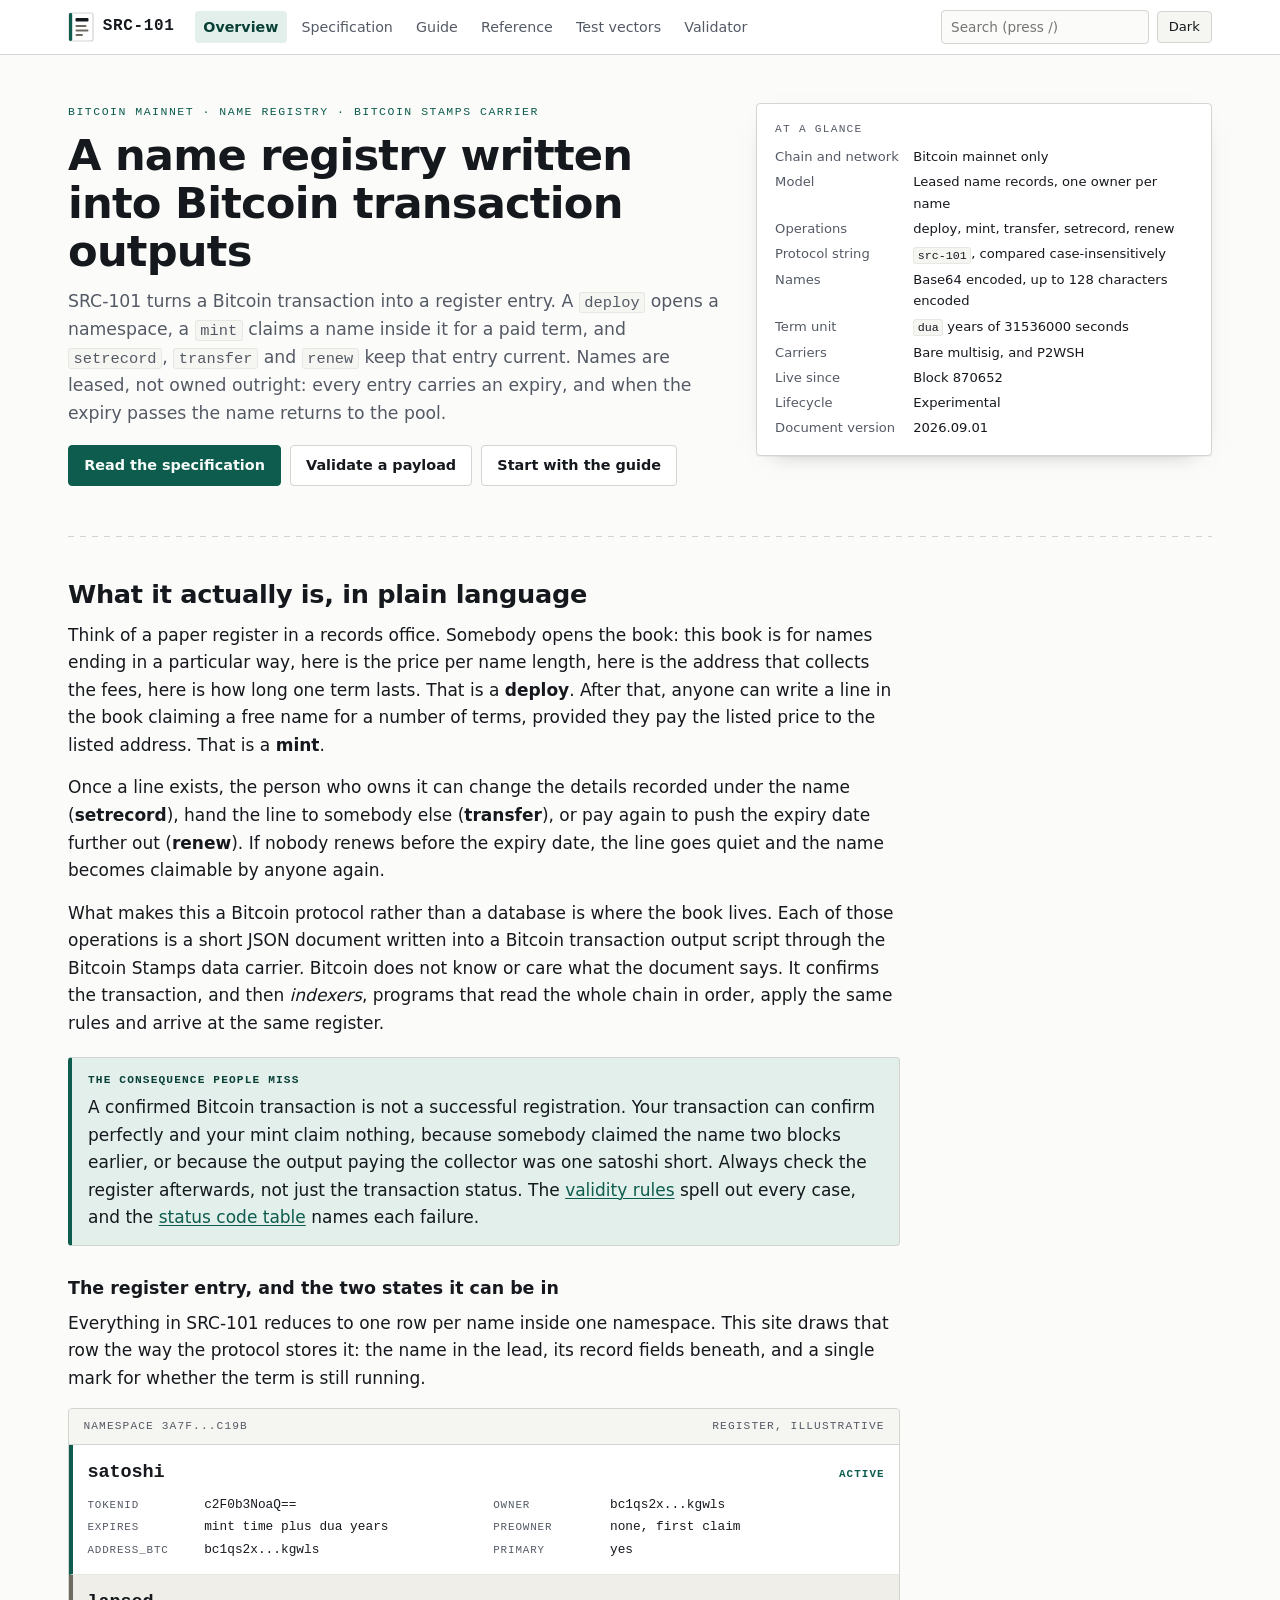
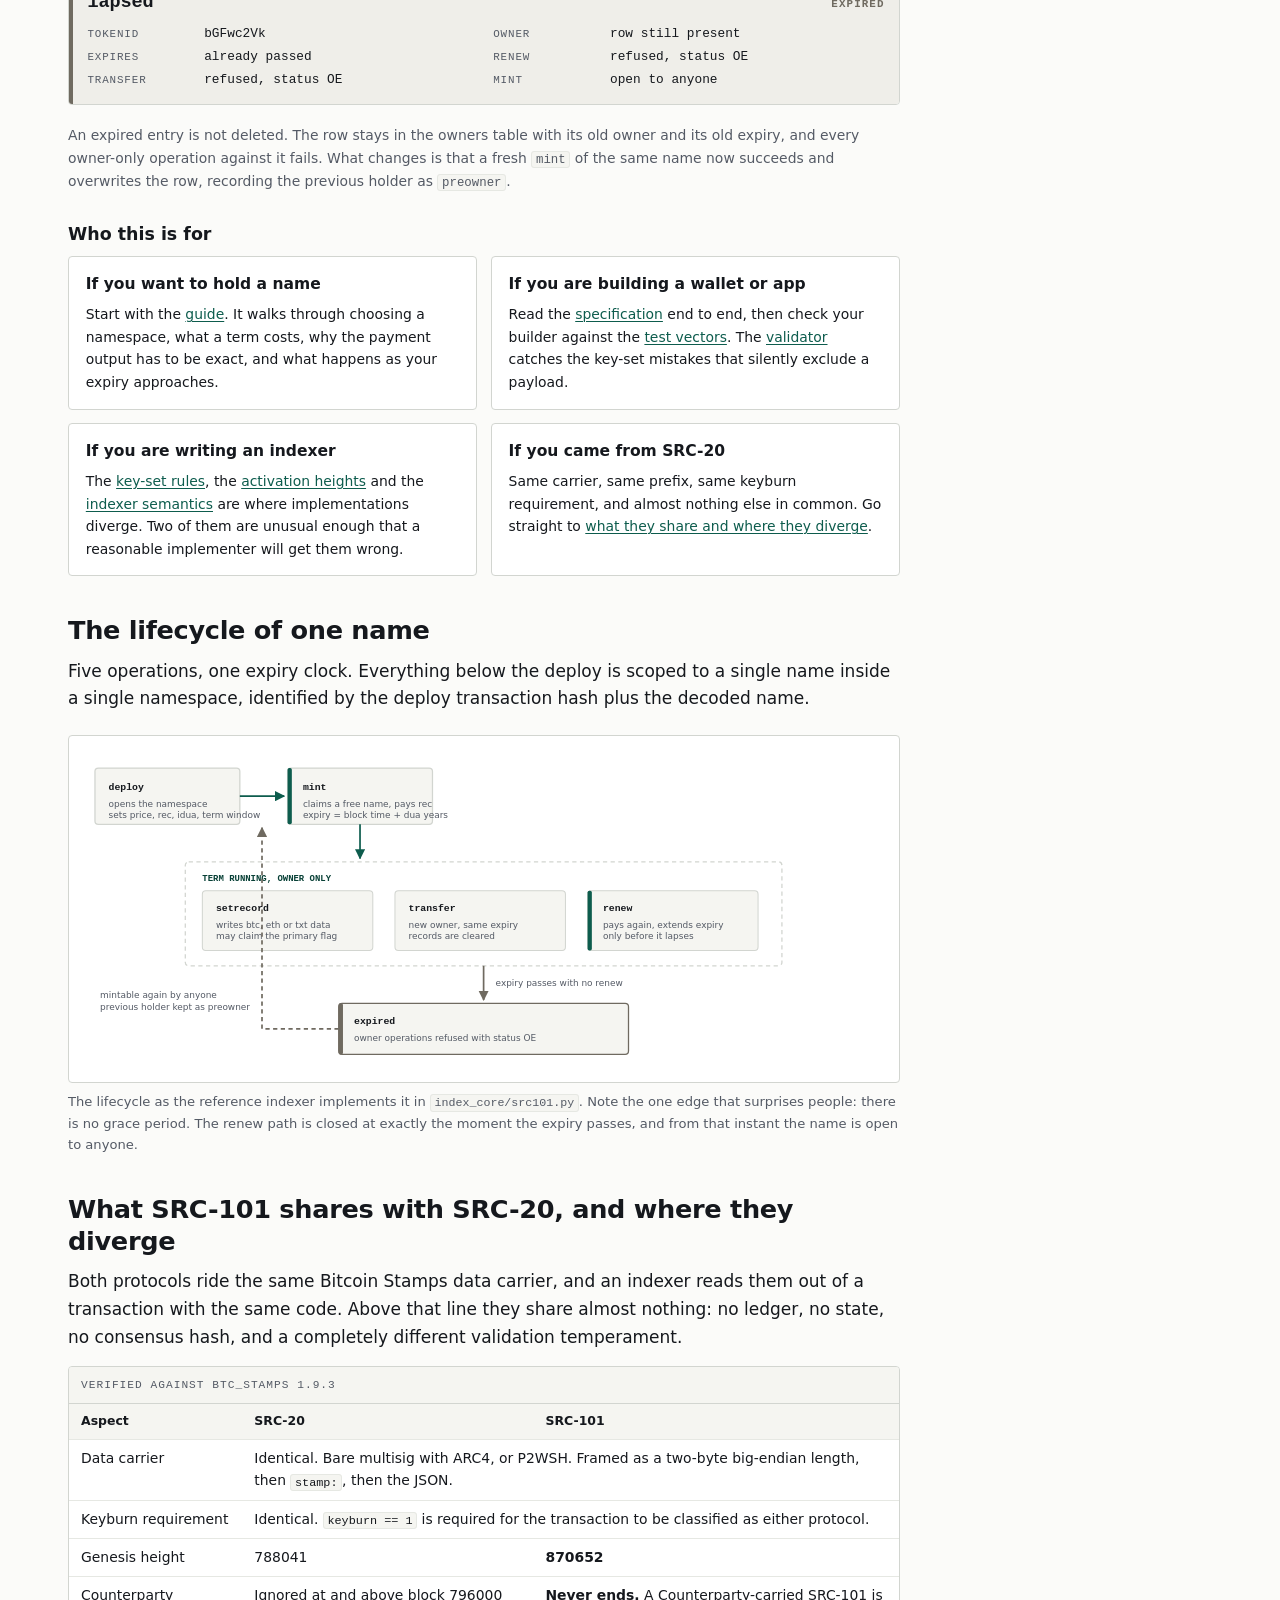
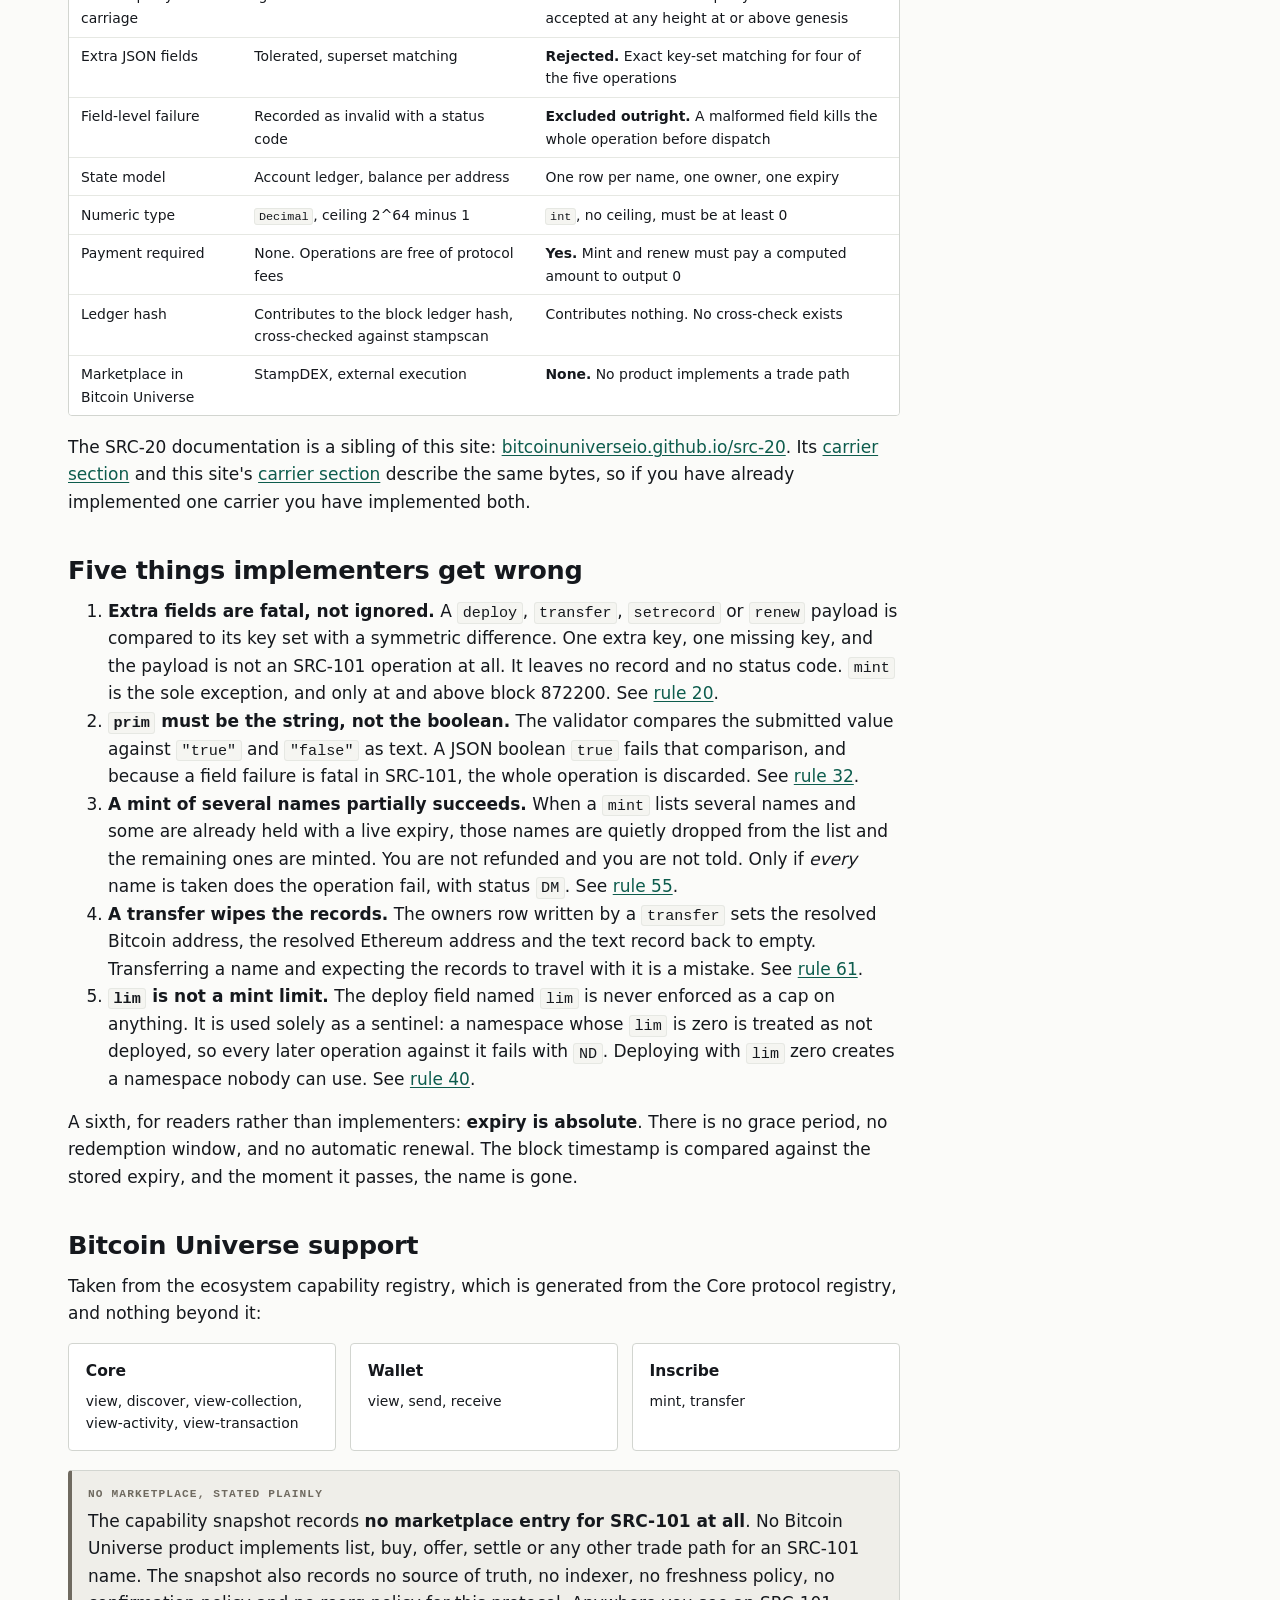
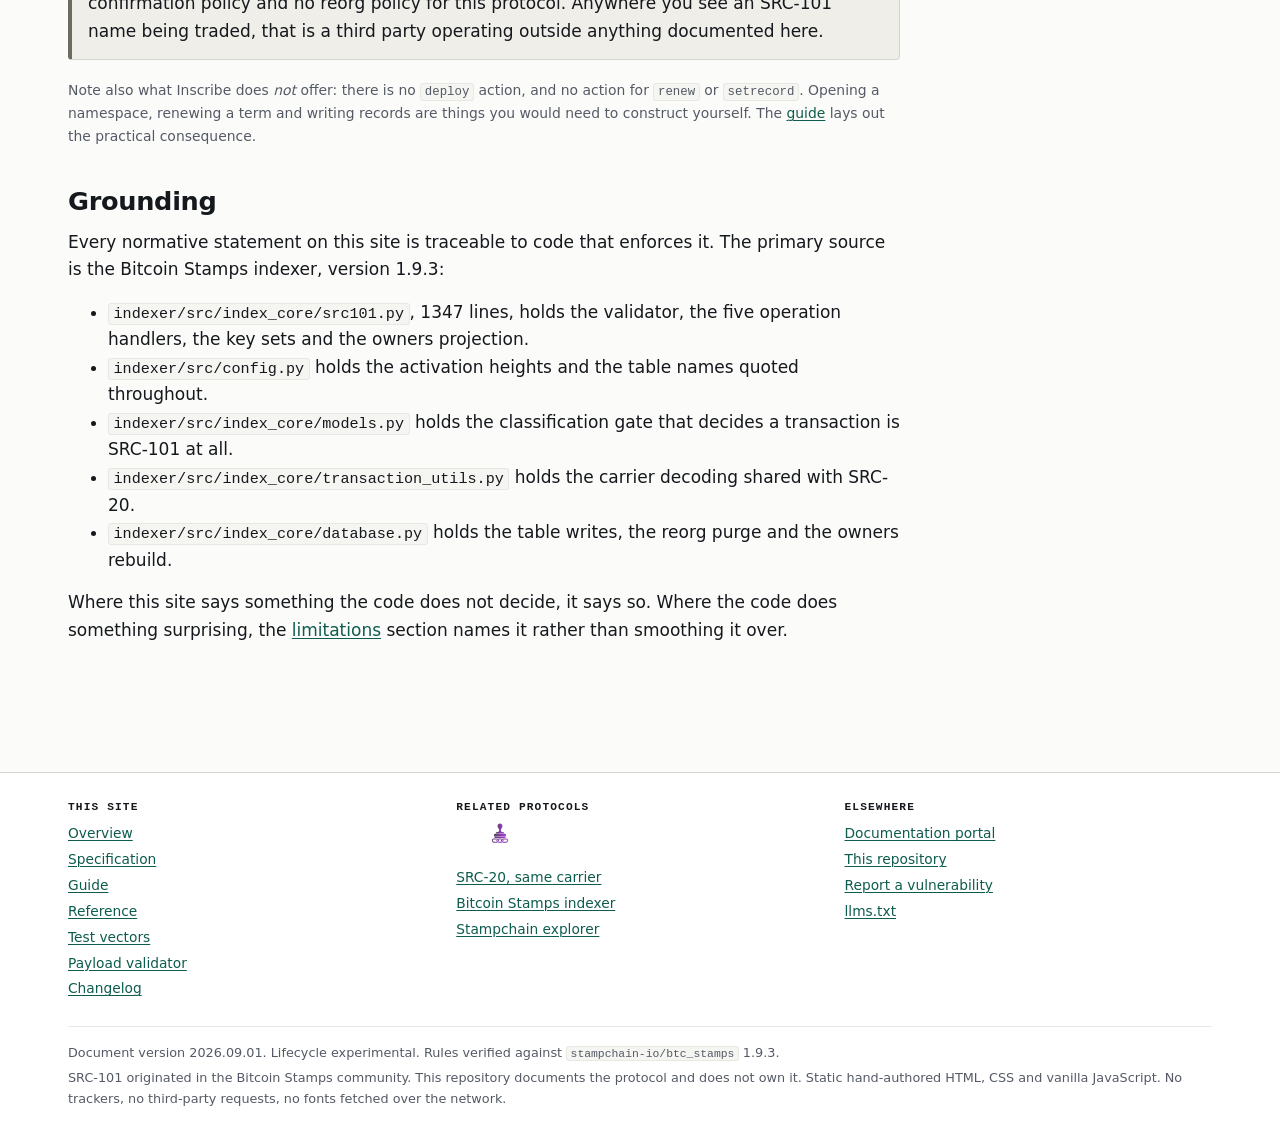
<file: index.html>
<!doctype html>
<html lang="en">
<head>
<meta charset="utf-8">
<meta name="viewport" content="width=device-width, initial-scale=1">
<title>SRC-101: a name registry carried in Bitcoin outputs</title>
<meta name="description" content="SRC-101 is a name registry protocol on Bitcoin. Deploy, mint, transfer, setrecord and renew operations are JSON documents carried in transaction output scripts through the Bitcoin Stamps data carrier. Specification, guide, reference, test vectors and a payload validator.">
<link rel="canonical" href="https://bitcoinuniverseio.github.io/src-101/">
<link rel="icon" href="assets/favicon.svg" type="image/svg+xml">
<link rel="stylesheet" href="assets/site.css">
<link rel="search-index" href="search-index.json">
<meta property="og:type" content="website">
<meta property="og:title" content="SRC-101: a name registry carried in Bitcoin outputs">
<meta property="og:description" content="The name registry built on the Bitcoin Stamps data carrier. Names are claimed, renewed and allowed to expire. Specification, guide, reference, test vectors and a client-side payload validator.">
<meta property="og:url" content="https://bitcoinuniverseio.github.io/src-101/">
<meta property="og:image" content="https://bitcoinuniverseio.github.io/src-101/assets/og.svg">
<meta name="twitter:card" content="summary_large_image">
<script>try{var t=localStorage.getItem('src101-docs-theme');if(t==='dark'||t==='light')document.documentElement.setAttribute('data-theme',t);}catch(e){}</script>
</head>
<body>
<a class="skip-link" href="#main">Skip to content</a>

<header class="site-header">
  <div class="wrap header-inner">
    <a class="brand" href="index.html">
      <svg class="brand-mark" viewBox="0 0 26 30" aria-hidden="true" focusable="false">
        <rect x="1" y="1" width="24" height="28" rx="2" fill="var(--card)" stroke="var(--rule)" stroke-width="1.2"/>
        <rect x="1" y="1" width="3.2" height="28" rx="1.4" fill="var(--accent)"/>
        <rect x="7.5" y="6" width="13" height="3.4" rx="1" fill="var(--ink)"/>
        <rect x="7.5" y="13" width="11" height="1.9" rx=".9" fill="var(--lapsed)"/>
        <rect x="7.5" y="17.5" width="13" height="1.9" rx=".9" fill="var(--lapsed)"/>
        <rect x="7.5" y="22" width="7.5" height="1.9" rx=".9" fill="var(--lapsed)"/>
      </svg>
      <span>SRC-101</span>
    </a>
    <nav class="site-nav" aria-label="Primary">
      <ul>
        <li><a href="index.html" aria-current="page">Overview</a></li>
        <li><a href="specification.html">Specification</a></li>
        <li><a href="guide.html">Guide</a></li>
        <li><a href="reference.html">Reference</a></li>
        <li><a href="vectors.html">Test vectors</a></li>
        <li><a href="validator.html">Validator</a></li>
      </ul>
    </nav>
    <div class="header-tools">
      <form class="search" id="site-search" role="search" hidden>
        <label class="visually-hidden" for="q">Search the SRC-101 documentation</label>
        <input class="search-input" id="q" type="search" placeholder="Search (press /)" autocomplete="off">
        <ul class="search-results" id="search-results" aria-live="polite"></ul>
      </form>
      <button class="theme-toggle" id="theme-toggle" type="button" hidden>Dark</button>
    </div>
  </div>
</header>

<main id="main">
  <div class="wrap">

    <div class="hero">
      <div class="hero-grid">
        <div>
          <p class="eyebrow">Bitcoin mainnet &middot; Name registry &middot; Bitcoin Stamps carrier</p>
          <h1>A name registry written into Bitcoin transaction outputs</h1>
          <p class="lede">SRC-101 turns a Bitcoin transaction into a register entry. A <code>deploy</code> opens a namespace, a <code>mint</code> claims a name inside it for a paid term, and <code>setrecord</code>, <code>transfer</code> and <code>renew</code> keep that entry current. Names are leased, not owned outright: every entry carries an expiry, and when the expiry passes the name returns to the pool.</p>
          <div class="cta-row">
            <a class="btn btn-primary" href="specification.html">Read the specification</a>
            <a class="btn" href="validator.html">Validate a payload</a>
            <a class="btn" href="guide.html">Start with the guide</a>
          </div>
        </div>
        <div>
          <div class="card">
            <p class="plate-title">At a glance</p>
            <dl class="footer-meta small">
              <dt>Chain and network</dt><dd>Bitcoin mainnet only</dd>
              <dt>Model</dt><dd>Leased name records, one owner per name</dd>
              <dt>Operations</dt><dd>deploy, mint, transfer, setrecord, renew</dd>
              <dt>Protocol string</dt><dd><code>src-101</code>, compared case-insensitively</dd>
              <dt>Names</dt><dd>Base64 encoded, up to 128 characters encoded</dd>
              <dt>Term unit</dt><dd><code>dua</code> years of 31536000 seconds</dd>
              <dt>Carriers</dt><dd>Bare multisig, and P2WSH</dd>
              <dt>Live since</dt><dd>Block 870652</dd>
              <dt>Lifecycle</dt><dd>Experimental</dd>
              <dt>Document version</dt><dd>2026.09.01</dd>
            </dl>
          </div>
        </div>
      </div>
    </div>

    <hr class="perf">

    <section class="prose-wide">
      <h2 id="plain">What it actually is, in plain language</h2>
      <p>Think of a paper register in a records office. Somebody opens the book: this book is for names ending in a particular way, here is the price per name length, here is the address that collects the fees, here is how long one term lasts. That is a <strong>deploy</strong>. After that, anyone can write a line in the book claiming a free name for a number of terms, provided they pay the listed price to the listed address. That is a <strong>mint</strong>.</p>
      <p>Once a line exists, the person who owns it can change the details recorded under the name (<strong>setrecord</strong>), hand the line to somebody else (<strong>transfer</strong>), or pay again to push the expiry date further out (<strong>renew</strong>). If nobody renews before the expiry date, the line goes quiet and the name becomes claimable by anyone again.</p>
      <p>What makes this a Bitcoin protocol rather than a database is where the book lives. Each of those operations is a short JSON document written into a Bitcoin transaction output script through the Bitcoin Stamps data carrier. Bitcoin does not know or care what the document says. It confirms the transaction, and then <em>indexers</em>, programs that read the whole chain in order, apply the same rules and arrive at the same register.</p>

      <div class="note">
        <span class="note-title">The consequence people miss</span>
        <p>A confirmed Bitcoin transaction is not a successful registration. Your transaction can confirm perfectly and your mint claim nothing, because somebody claimed the name two blocks earlier, or because the output paying the collector was one satoshi short. Always check the register afterwards, not just the transaction status. The <a href="specification.html#validity">validity rules</a> spell out every case, and the <a href="reference.html#statuses">status code table</a> names each failure.</p>
      </div>

      <h3>The register entry, and the two states it can be in</h3>
      <p>Everything in SRC-101 reduces to one row per name inside one namespace. This site draws that row the way the protocol stores it: the name in the lead, its record fields beneath, and a single mark for whether the term is still running.</p>

      <div class="register">
        <div class="register-head"><span>Namespace 3a7f...c19b</span><span>Register, illustrative</span></div>
        <div class="entry entry-active">
          <div class="entry-top">
            <p class="entry-name">satoshi</p>
            <span class="entry-state">Active</span>
          </div>
          <dl class="entry-fields">
            <div><dt>tokenid</dt><dd>c2F0b3NoaQ==</dd></div>
            <div><dt>owner</dt><dd>bc1qs2x...kgwls</dd></div>
            <div><dt>expires</dt><dd>mint time plus dua years</dd></div>
            <div><dt>preowner</dt><dd>none, first claim</dd></div>
            <div><dt>address_btc</dt><dd>bc1qs2x...kgwls</dd></div>
            <div><dt>primary</dt><dd>yes</dd></div>
          </dl>
        </div>
        <div class="entry entry-lapsed">
          <div class="entry-top">
            <p class="entry-name">lapsed</p>
            <span class="entry-state">Expired</span>
          </div>
          <dl class="entry-fields">
            <div><dt>tokenid</dt><dd>bGFwc2Vk</dd></div>
            <div><dt>owner</dt><dd>row still present</dd></div>
            <div><dt>expires</dt><dd>already passed</dd></div>
            <div><dt>renew</dt><dd>refused, status OE</dd></div>
            <div><dt>transfer</dt><dd>refused, status OE</dd></div>
            <div><dt>mint</dt><dd>open to anyone</dd></div>
          </dl>
        </div>
      </div>
      <p class="small muted">An expired entry is not deleted. The row stays in the owners table with its old owner and its old expiry, and every owner-only operation against it fails. What changes is that a fresh <code>mint</code> of the same name now succeeds and overwrites the row, recording the previous holder as <code>preowner</code>.</p>

      <h3>Who this is for</h3>
      <div class="grid-2">
        <div class="panel">
          <h4>If you want to hold a name</h4>
          <p class="small">Start with the <a href="guide.html">guide</a>. It walks through choosing a namespace, what a term costs, why the payment output has to be exact, and what happens as your expiry approaches.</p>
        </div>
        <div class="panel">
          <h4>If you are building a wallet or app</h4>
          <p class="small">Read the <a href="specification.html">specification</a> end to end, then check your builder against the <a href="vectors.html">test vectors</a>. The <a href="validator.html">validator</a> catches the key-set mistakes that silently exclude a payload.</p>
        </div>
        <div class="panel">
          <h4>If you are writing an indexer</h4>
          <p class="small">The <a href="specification.html#keysets">key-set rules</a>, the <a href="specification.html#heights">activation heights</a> and the <a href="reference.html#semantics">indexer semantics</a> are where implementations diverge. Two of them are unusual enough that a reasonable implementer will get them wrong.</p>
        </div>
        <div class="panel">
          <h4>If you came from SRC-20</h4>
          <p class="small">Same carrier, same prefix, same keyburn requirement, and almost nothing else in common. Go straight to <a href="#family">what they share and where they diverge</a>.</p>
        </div>
      </div>

      <h2 id="lifecycle">The lifecycle of one name</h2>
      <p>Five operations, one expiry clock. Everything below the deploy is scoped to a single name inside a single namespace, identified by the deploy transaction hash plus the decoded name.</p>

      <figure>
        <div class="diagram-scroll">
          <svg viewBox="0 0 940 372" role="img" aria-labelledby="lc-title lc-desc" preserveAspectRatio="xMidYMid meet" style="min-width:640px">
            <title id="lc-title">The SRC-101 name lifecycle</title>
            <desc id="lc-desc">A deploy opens a namespace. A mint claims a free name and starts an expiry clock. While the term is running, the owner may setrecord, transfer or renew. When the expiry passes, owner operations are refused and the name becomes mintable by anyone again.</desc>

            <rect x="14" y="20" width="170" height="66" rx="4" class="d-fill-card d-stroke" stroke-width="1.5"/>
            <text x="30" y="46" class="d-text-mono" font-weight="700">deploy</text>
            <text x="30" y="66" class="d-text-soft">opens the namespace</text>
            <text x="30" y="79" class="d-text-soft">sets price, rec, idua, term window</text>

            <path d="M184 53 H236" class="d-stroke-accent" stroke-width="2" fill="none" marker-end="url(#ar)"/>

            <rect x="240" y="20" width="170" height="66" rx="4" class="d-fill-card d-stroke" stroke-width="1.5"/>
            <rect x="240" y="20" width="5" height="66" rx="2" class="d-fill-accent"/>
            <text x="258" y="46" class="d-text-mono" font-weight="700">mint</text>
            <text x="258" y="66" class="d-text-soft">claims a free name, pays rec</text>
            <text x="258" y="79" class="d-text-soft">expiry = block time + dua years</text>

            <path d="M325 86 V126" class="d-stroke-accent" stroke-width="2" fill="none" marker-end="url(#ar)"/>

            <rect x="120" y="130" width="700" height="122" rx="4" class="d-fill-paper d-stroke" stroke-width="1.5" stroke-dasharray="5 4"/>
            <text x="140" y="152" class="d-text-accent">TERM RUNNING, OWNER ONLY</text>

            <rect x="140" y="164" width="200" height="70" rx="4" class="d-fill-card d-stroke" stroke-width="1.2"/>
            <text x="156" y="188" class="d-text-mono" font-weight="700">setrecord</text>
            <text x="156" y="208" class="d-text-soft">writes btc, eth or txt data</text>
            <text x="156" y="221" class="d-text-soft">may claim the primary flag</text>

            <rect x="366" y="164" width="200" height="70" rx="4" class="d-fill-card d-stroke" stroke-width="1.2"/>
            <text x="382" y="188" class="d-text-mono" font-weight="700">transfer</text>
            <text x="382" y="208" class="d-text-soft">new owner, same expiry</text>
            <text x="382" y="221" class="d-text-soft">records are cleared</text>

            <rect x="592" y="164" width="200" height="70" rx="4" class="d-fill-card d-stroke" stroke-width="1.2"/>
            <rect x="592" y="164" width="5" height="70" rx="2" class="d-fill-accent"/>
            <text x="610" y="188" class="d-text-mono" font-weight="700">renew</text>
            <text x="610" y="208" class="d-text-soft">pays again, extends expiry</text>
            <text x="610" y="221" class="d-text-soft">only before it lapses</text>

            <path d="M470 252 V292" class="d-stroke-lapsed" stroke-width="2" fill="none" marker-end="url(#arl)"/>
            <text x="484" y="276" class="d-text-soft">expiry passes with no renew</text>

            <rect x="300" y="296" width="340" height="60" rx="4" class="d-fill-card d-stroke-lapsed" stroke-width="1.5"/>
            <rect x="300" y="296" width="5" height="60" rx="2" class="d-fill-lapsed"/>
            <text x="318" y="320" class="d-text-mono" font-weight="700">expired</text>
            <text x="318" y="340" class="d-text-soft">owner operations refused with status OE</text>

            <path d="M300 326 H210 V90" class="d-stroke-lapsed" stroke-width="2" fill="none" stroke-dasharray="5 4" marker-end="url(#arl)"/>
            <text x="20" y="290" class="d-text-soft">mintable again by anyone</text>
            <text x="20" y="304" class="d-text-soft">previous holder kept as preowner</text>

            <defs>
              <marker id="ar" viewBox="0 0 10 10" refX="9" refY="5" markerWidth="6" markerHeight="6" orient="auto-start-reverse">
                <path d="M0 0 L10 5 L0 10 z" class="d-fill-accent"/>
              </marker>
              <marker id="arl" viewBox="0 0 10 10" refX="9" refY="5" markerWidth="6" markerHeight="6" orient="auto-start-reverse">
                <path d="M0 0 L10 5 L0 10 z" class="d-fill-lapsed"/>
              </marker>
            </defs>
          </svg>
        </div>
        <figcaption>The lifecycle as the reference indexer implements it in <code>index_core/src101.py</code>. Note the one edge that surprises people: there is no grace period. The renew path is closed at exactly the moment the expiry passes, and from that instant the name is open to anyone.</figcaption>
      </figure>

      <h2 id="family">What SRC-101 shares with SRC-20, and where they diverge</h2>
      <p>Both protocols ride the same Bitcoin Stamps data carrier, and an indexer reads them out of a transaction with the same code. Above that line they share almost nothing: no ledger, no state, no consensus hash, and a completely different validation temperament.</p>

      <div class="table-scroll">
        <table>
          <caption>Verified against btc_stamps 1.9.3</caption>
          <thead><tr><th scope="col">Aspect</th><th scope="col">SRC-20</th><th scope="col">SRC-101</th></tr></thead>
          <tbody>
            <tr><td>Data carrier</td><td colspan="2">Identical. Bare multisig with ARC4, or P2WSH. Framed as a two-byte big-endian length, then <code>stamp:</code>, then the JSON.</td></tr>
            <tr><td>Keyburn requirement</td><td colspan="2">Identical. <code>keyburn == 1</code> is required for the transaction to be classified as either protocol.</td></tr>
            <tr><td>Genesis height</td><td>788041</td><td><strong>870652</strong></td></tr>
            <tr><td>Counterparty carriage</td><td>Ignored at and above block 796000</td><td><strong>Never ends.</strong> A Counterparty-carried SRC-101 is accepted at any height at or above genesis</td></tr>
            <tr><td>Extra JSON fields</td><td>Tolerated, superset matching</td><td><strong>Rejected.</strong> Exact key-set matching for four of the five operations</td></tr>
            <tr><td>Field-level failure</td><td>Recorded as invalid with a status code</td><td><strong>Excluded outright.</strong> A malformed field kills the whole operation before dispatch</td></tr>
            <tr><td>State model</td><td>Account ledger, balance per address</td><td>One row per name, one owner, one expiry</td></tr>
            <tr><td>Numeric type</td><td><code>Decimal</code>, ceiling 2^64 minus 1</td><td><code>int</code>, no ceiling, must be at least 0</td></tr>
            <tr><td>Payment required</td><td>None. Operations are free of protocol fees</td><td><strong>Yes.</strong> Mint and renew must pay a computed amount to output 0</td></tr>
            <tr><td>Ledger hash</td><td>Contributes to the block ledger hash, cross-checked against stampscan</td><td>Contributes nothing. No cross-check exists</td></tr>
            <tr><td>Marketplace in Bitcoin Universe</td><td>StampDEX, external execution</td><td><strong>None.</strong> No product implements a trade path</td></tr>
          </tbody>
        </table>
      </div>
      <p>The SRC-20 documentation is a sibling of this site: <a href="https://bitcoinuniverseio.github.io/src-20/">bitcoinuniverseio.github.io/src-20</a>. Its <a href="https://bitcoinuniverseio.github.io/src-20/specification.html">carrier section</a> and this site's <a href="specification.html#carrier">carrier section</a> describe the same bytes, so if you have already implemented one carrier you have implemented both.</p>

      <h2 id="wrong">Five things implementers get wrong</h2>
      <ol>
        <li><strong>Extra fields are fatal, not ignored.</strong> A <code>deploy</code>, <code>transfer</code>, <code>setrecord</code> or <code>renew</code> payload is compared to its key set with a symmetric difference. One extra key, one missing key, and the payload is not an SRC-101 operation at all. It leaves no record and no status code. <code>mint</code> is the sole exception, and only at and above block 872200. See <a href="specification.html#keysets">rule 20</a>.</li>
        <li><strong><code>prim</code> must be the string, not the boolean.</strong> The validator compares the submitted value against <code>"true"</code> and <code>"false"</code> as text. A JSON boolean <code>true</code> fails that comparison, and because a field failure is fatal in SRC-101, the whole operation is discarded. See <a href="specification.html#fields">rule 32</a>.</li>
        <li><strong>A mint of several names partially succeeds.</strong> When a <code>mint</code> lists several names and some are already held with a live expiry, those names are quietly dropped from the list and the remaining ones are minted. You are not refunded and you are not told. Only if <em>every</em> name is taken does the operation fail, with status <code>DM</code>. See <a href="specification.html#mint">rule 55</a>.</li>
        <li><strong>A transfer wipes the records.</strong> The owners row written by a <code>transfer</code> sets the resolved Bitcoin address, the resolved Ethereum address and the text record back to empty. Transferring a name and expecting the records to travel with it is a mistake. See <a href="specification.html#transfer">rule 61</a>.</li>
        <li><strong><code>lim</code> is not a mint limit.</strong> The deploy field named <code>lim</code> is never enforced as a cap on anything. It is used solely as a sentinel: a namespace whose <code>lim</code> is zero is treated as not deployed, so every later operation against it fails with <code>ND</code>. Deploying with <code>lim</code> zero creates a namespace nobody can use. See <a href="specification.html#deploy">rule 40</a>.</li>
      </ol>
      <p>A sixth, for readers rather than implementers: <strong>expiry is absolute</strong>. There is no grace period, no redemption window, and no automatic renewal. The block timestamp is compared against the stored expiry, and the moment it passes, the name is gone.</p>

      <h2 id="support">Bitcoin Universe support</h2>
      <p>Taken from the ecosystem capability registry, which is generated from the Core protocol registry, and nothing beyond it:</p>
      <div class="grid-3">
        <div class="panel">
          <h4>Core</h4>
          <p class="small">view, discover, view-collection, view-activity, view-transaction</p>
        </div>
        <div class="panel">
          <h4>Wallet</h4>
          <p class="small">view, send, receive</p>
        </div>
        <div class="panel">
          <h4>Inscribe</h4>
          <p class="small">mint, transfer</p>
        </div>
      </div>

      <div class="note note-lapsed">
        <span class="note-title">No marketplace, stated plainly</span>
        <p>The capability snapshot records <strong>no marketplace entry for SRC-101 at all</strong>. No Bitcoin Universe product implements list, buy, offer, settle or any other trade path for an SRC-101 name. The snapshot also records no source of truth, no indexer, no freshness policy, no confirmation policy and no reorg policy for this protocol. Anywhere you see an SRC-101 name being traded, that is a third party operating outside anything documented here.</p>
      </div>
      <p class="small muted">Note also what Inscribe does <em>not</em> offer: there is no <code>deploy</code> action, and no action for <code>renew</code> or <code>setrecord</code>. Opening a namespace, renewing a term and writing records are things you would need to construct yourself. The <a href="guide.html#support">guide</a> lays out the practical consequence.</p>

      <h2 id="grounding">Grounding</h2>
      <p>Every normative statement on this site is traceable to code that enforces it. The primary source is the Bitcoin Stamps indexer, version 1.9.3:</p>
      <ul>
        <li><code>indexer/src/index_core/src101.py</code>, 1347 lines, holds the validator, the five operation handlers, the key sets and the owners projection.</li>
        <li><code>indexer/src/config.py</code> holds the activation heights and the table names quoted throughout.</li>
        <li><code>indexer/src/index_core/models.py</code> holds the classification gate that decides a transaction is SRC-101 at all.</li>
        <li><code>indexer/src/index_core/transaction_utils.py</code> holds the carrier decoding shared with SRC-20.</li>
        <li><code>indexer/src/index_core/database.py</code> holds the table writes, the reorg purge and the owners rebuild.</li>
      </ul>
      <p>Where this site says something the code does not decide, it says so. Where the code does something surprising, the <a href="reference.html#limitations">limitations</a> section names it rather than smoothing it over.</p>

    </section>
  </div>
</main>

<footer class="site-footer">
  <div class="wrap">
    <div class="footer-grid">
      <div>
        <h2>This site</h2>
        <ul>
          <li><a href="index.html">Overview</a></li>
          <li><a href="specification.html">Specification</a></li>
          <li><a href="guide.html">Guide</a></li>
          <li><a href="reference.html">Reference</a></li>
          <li><a href="vectors.html">Test vectors</a></li>
          <li><a href="validator.html">Payload validator</a></li>
          <li><a href="changelog.html">Changelog</a></li>
        </ul>
      </div>
      <div>
        <h2>Related protocols</h2>
        <p><img src="assets/stampchain-logo-480.svg" alt="" width="88" height="22" style="opacity:.75"></p>
        <ul>
          <li><a href="https://bitcoinuniverseio.github.io/src-20/">SRC-20, same carrier</a></li>
          <li><a href="https://github.com/stampchain-io/btc_stamps">Bitcoin Stamps indexer</a></li>
          <li><a href="https://stampchain.io/">Stampchain explorer</a></li>
        </ul>
      </div>
      <div>
        <h2>Elsewhere</h2>
        <ul>
          <li><a href="https://docs.bitcoinuniverse.io">Documentation portal</a></li>
          <li><a href="https://github.com/bitcoinuniverseio/src-101">This repository</a></li>
          <li><a href="https://github.com/bitcoinuniverseio/src-101/security/advisories/new">Report a vulnerability</a></li>
          <li><a href="llms.txt">llms.txt</a></li>
        </ul>
      </div>
    </div>
    <div class="colophon">
      <p>Document version 2026.09.01. Lifecycle experimental. Rules verified against <code>stampchain-io/btc_stamps</code> 1.9.3.</p>
      <p>SRC-101 originated in the Bitcoin Stamps community. This repository documents the protocol and does not own it. Static hand-authored HTML, CSS and vanilla JavaScript. No trackers, no third-party requests, no fonts fetched over the network.</p>
    </div>
  </div>
</footer>

<script src="assets/site.js"></script>
</body>
</html>
</file>
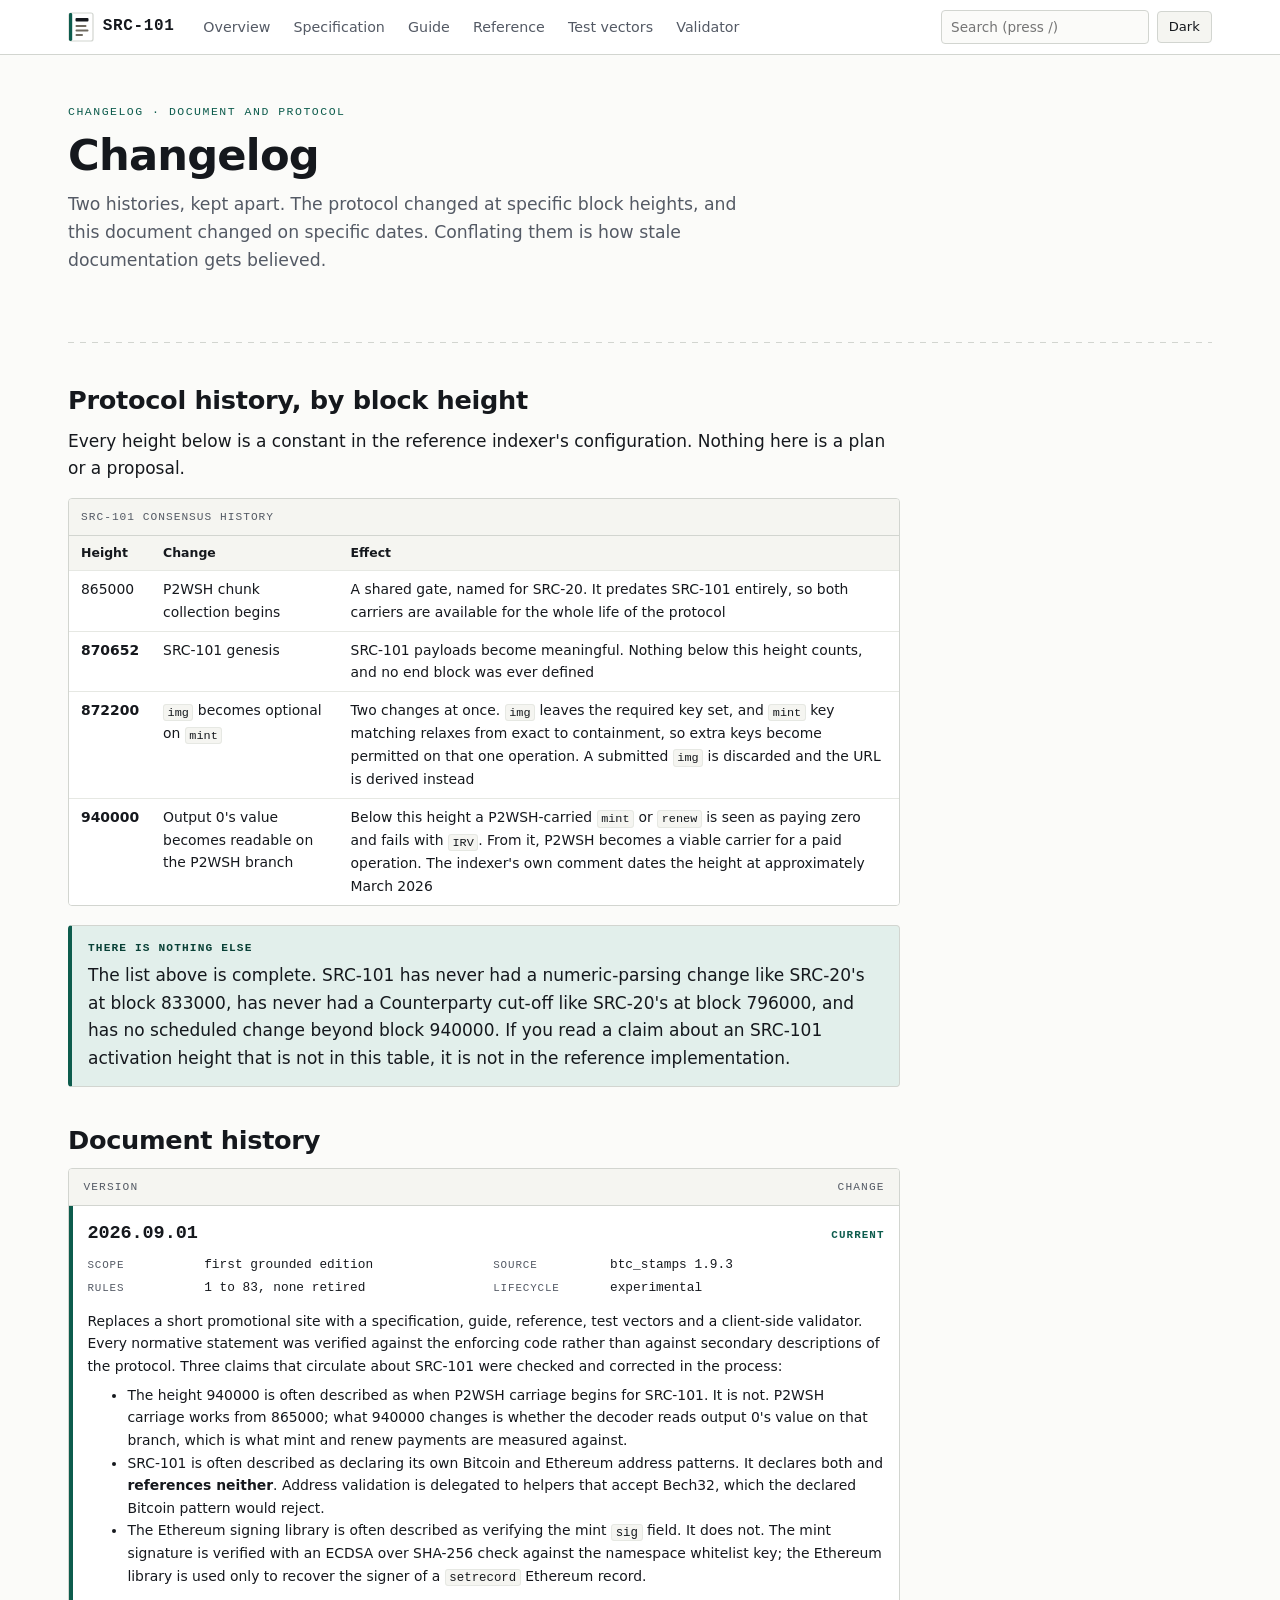
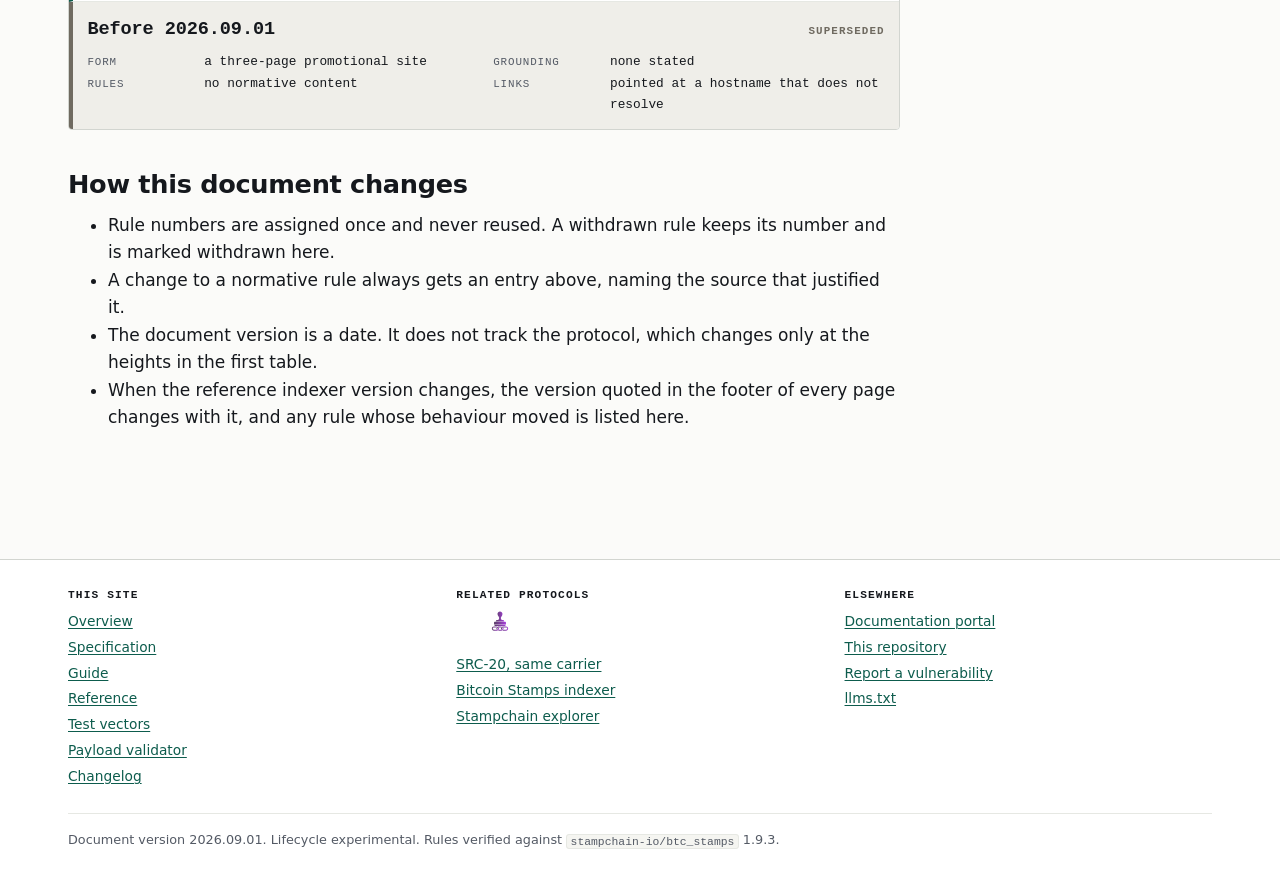
<file: changelog.html>
<!doctype html>
<html lang="en">
<head>
<meta charset="utf-8">
<meta name="viewport" content="width=device-width, initial-scale=1">
<title>SRC-101 changelog</title>
<meta name="description" content="Protocol changes by block height and document version history for the SRC-101 documentation.">
<link rel="canonical" href="https://bitcoinuniverseio.github.io/src-101/changelog.html">
<link rel="icon" href="assets/favicon.svg" type="image/svg+xml">
<link rel="stylesheet" href="assets/site.css">
<link rel="search-index" href="search-index.json">
<meta property="og:type" content="article">
<meta property="og:title" content="SRC-101 changelog">
<meta property="og:description" content="Protocol changes by block height and document version history for the SRC-101 documentation.">
<meta property="og:url" content="https://bitcoinuniverseio.github.io/src-101/changelog.html">
<meta property="og:image" content="https://bitcoinuniverseio.github.io/src-101/assets/og.svg">
<meta name="twitter:card" content="summary_large_image">
<script>try{var t=localStorage.getItem('src101-docs-theme');if(t==='dark'||t==='light')document.documentElement.setAttribute('data-theme',t);}catch(e){}</script>
</head>
<body>
<a class="skip-link" href="#main">Skip to content</a>

<header class="site-header">
  <div class="wrap header-inner">
    <a class="brand" href="index.html">
      <svg class="brand-mark" viewBox="0 0 26 30" aria-hidden="true" focusable="false">
        <rect x="1" y="1" width="24" height="28" rx="2" fill="var(--card)" stroke="var(--rule)" stroke-width="1.2"/>
        <rect x="1" y="1" width="3.2" height="28" rx="1.4" fill="var(--accent)"/>
        <rect x="7.5" y="6" width="13" height="3.4" rx="1" fill="var(--ink)"/>
        <rect x="7.5" y="13" width="11" height="1.9" rx=".9" fill="var(--lapsed)"/>
        <rect x="7.5" y="17.5" width="13" height="1.9" rx=".9" fill="var(--lapsed)"/>
        <rect x="7.5" y="22" width="7.5" height="1.9" rx=".9" fill="var(--lapsed)"/>
      </svg>
      <span>SRC-101</span>
    </a>
    <nav class="site-nav" aria-label="Primary">
      <ul>
        <li><a href="index.html">Overview</a></li>
        <li><a href="specification.html">Specification</a></li>
        <li><a href="guide.html">Guide</a></li>
        <li><a href="reference.html">Reference</a></li>
        <li><a href="vectors.html">Test vectors</a></li>
        <li><a href="validator.html">Validator</a></li>
      </ul>
    </nav>
    <div class="header-tools">
      <form class="search" id="site-search" role="search" hidden>
        <label class="visually-hidden" for="q">Search the SRC-101 documentation</label>
        <input class="search-input" id="q" type="search" placeholder="Search (press /)" autocomplete="off">
        <ul class="search-results" id="search-results" aria-live="polite"></ul>
      </form>
      <button class="theme-toggle" id="theme-toggle" type="button" hidden>Dark</button>
    </div>
  </div>
</header>

<main id="main">
  <div class="wrap">

    <div class="hero">
      <p class="eyebrow">Changelog &middot; Document and protocol</p>
      <h1>Changelog</h1>
      <p class="lede">Two histories, kept apart. The protocol changed at specific block heights, and this document changed on specific dates. Conflating them is how stale documentation gets believed.</p>
    </div>

    <hr class="perf">

    <section class="prose-wide">
      <h2 id="protocol">Protocol history, by block height</h2>
      <p>Every height below is a constant in the reference indexer's configuration. Nothing here is a plan or a proposal.</p>

      <div class="table-scroll">
        <table>
          <caption>SRC-101 consensus history</caption>
          <thead><tr><th scope="col">Height</th><th scope="col">Change</th><th scope="col">Effect</th></tr></thead>
          <tbody>
            <tr>
              <td>865000</td>
              <td>P2WSH chunk collection begins</td>
              <td>A shared gate, named for SRC-20. It predates SRC-101 entirely, so both carriers are available for the whole life of the protocol</td>
            </tr>
            <tr>
              <td><strong>870652</strong></td>
              <td>SRC-101 genesis</td>
              <td>SRC-101 payloads become meaningful. Nothing below this height counts, and no end block was ever defined</td>
            </tr>
            <tr>
              <td><strong>872200</strong></td>
              <td><code>img</code> becomes optional on <code>mint</code></td>
              <td>Two changes at once. <code>img</code> leaves the required key set, and <code>mint</code> key matching relaxes from exact to containment, so extra keys become permitted on that one operation. A submitted <code>img</code> is discarded and the URL is derived instead</td>
            </tr>
            <tr>
              <td><strong>940000</strong></td>
              <td>Output 0's value becomes readable on the P2WSH branch</td>
              <td>Below this height a P2WSH-carried <code>mint</code> or <code>renew</code> is seen as paying zero and fails with <code>IRV</code>. From it, P2WSH becomes a viable carrier for a paid operation. The indexer's own comment dates the height at approximately March 2026</td>
            </tr>
          </tbody>
        </table>
      </div>

      <div class="note">
        <span class="note-title">There is nothing else</span>
        <p>The list above is complete. SRC-101 has never had a numeric-parsing change like SRC-20's at block 833000, has never had a Counterparty cut-off like SRC-20's at block 796000, and has no scheduled change beyond block 940000. If you read a claim about an SRC-101 activation height that is not in this table, it is not in the reference implementation.</p>
      </div>

      <h2 id="document">Document history</h2>

      <div class="register">
        <div class="register-head"><span>Version</span><span>Change</span></div>

        <div class="entry entry-active">
          <div class="entry-top"><p class="entry-name">2026.09.01</p><span class="entry-state">Current</span></div>
          <dl class="entry-fields">
            <div><dt>scope</dt><dd>first grounded edition</dd></div>
            <div><dt>source</dt><dd>btc_stamps 1.9.3</dd></div>
            <div><dt>rules</dt><dd>1 to 83, none retired</dd></div>
            <div><dt>lifecycle</dt><dd>experimental</dd></div>
          </dl>
          <p class="small" style="margin:.7rem 0 0">Replaces a short promotional site with a specification, guide, reference, test vectors and a client-side validator. Every normative statement was verified against the enforcing code rather than against secondary descriptions of the protocol. Three claims that circulate about SRC-101 were checked and corrected in the process:</p>
          <ul class="small" style="margin:.4rem 0 0">
            <li>The height 940000 is often described as when P2WSH carriage begins for SRC-101. It is not. P2WSH carriage works from 865000; what 940000 changes is whether the decoder reads output 0's value on that branch, which is what mint and renew payments are measured against.</li>
            <li>SRC-101 is often described as declaring its own Bitcoin and Ethereum address patterns. It declares both and <strong>references neither</strong>. Address validation is delegated to helpers that accept Bech32, which the declared Bitcoin pattern would reject.</li>
            <li>The Ethereum signing library is often described as verifying the mint <code>sig</code> field. It does not. The mint signature is verified with an ECDSA over SHA-256 check against the namespace whitelist key; the Ethereum library is used only to recover the signer of a <code>setrecord</code> Ethereum record.</li>
          </ul>
        </div>

        <div class="entry entry-lapsed">
          <div class="entry-top"><p class="entry-name">Before 2026.09.01</p><span class="entry-state">Superseded</span></div>
          <dl class="entry-fields">
            <div><dt>form</dt><dd>a three-page promotional site</dd></div>
            <div><dt>grounding</dt><dd>none stated</dd></div>
            <div><dt>rules</dt><dd>no normative content</dd></div>
            <div><dt>links</dt><dd>pointed at a hostname that does not resolve</dd></div>
          </dl>
        </div>
      </div>

      <h2 id="policy">How this document changes</h2>
      <ul>
        <li>Rule numbers are assigned once and never reused. A withdrawn rule keeps its number and is marked withdrawn here.</li>
        <li>A change to a normative rule always gets an entry above, naming the source that justified it.</li>
        <li>The document version is a date. It does not track the protocol, which changes only at the heights in the first table.</li>
        <li>When the reference indexer version changes, the version quoted in the footer of every page changes with it, and any rule whose behaviour moved is listed here.</li>
      </ul>
    </section>
  </div>
</main>

<footer class="site-footer">
  <div class="wrap">
    <div class="footer-grid">
      <div>
        <h2>This site</h2>
        <ul>
          <li><a href="index.html">Overview</a></li>
          <li><a href="specification.html">Specification</a></li>
          <li><a href="guide.html">Guide</a></li>
          <li><a href="reference.html">Reference</a></li>
          <li><a href="vectors.html">Test vectors</a></li>
          <li><a href="validator.html">Payload validator</a></li>
          <li><a href="changelog.html">Changelog</a></li>
        </ul>
      </div>
      <div>
        <h2>Related protocols</h2>
        <p><img src="assets/stampchain-logo-480.svg" alt="" width="88" height="22" style="opacity:.75"></p>
        <ul>
          <li><a href="https://bitcoinuniverseio.github.io/src-20/">SRC-20, same carrier</a></li>
          <li><a href="https://github.com/stampchain-io/btc_stamps">Bitcoin Stamps indexer</a></li>
          <li><a href="https://stampchain.io/">Stampchain explorer</a></li>
        </ul>
      </div>
      <div>
        <h2>Elsewhere</h2>
        <ul>
          <li><a href="https://docs.bitcoinuniverse.io">Documentation portal</a></li>
          <li><a href="https://github.com/bitcoinuniverseio/src-101">This repository</a></li>
          <li><a href="https://github.com/bitcoinuniverseio/src-101/security/advisories/new">Report a vulnerability</a></li>
          <li><a href="llms.txt">llms.txt</a></li>
        </ul>
      </div>
    </div>
    <div class="colophon">
      <p>Document version 2026.09.01. Lifecycle experimental. Rules verified against <code>stampchain-io/btc_stamps</code> 1.9.3.</p>
    </div>
  </div>
</footer>

<script src="assets/site.js"></script>
</body>
</html>
</file>
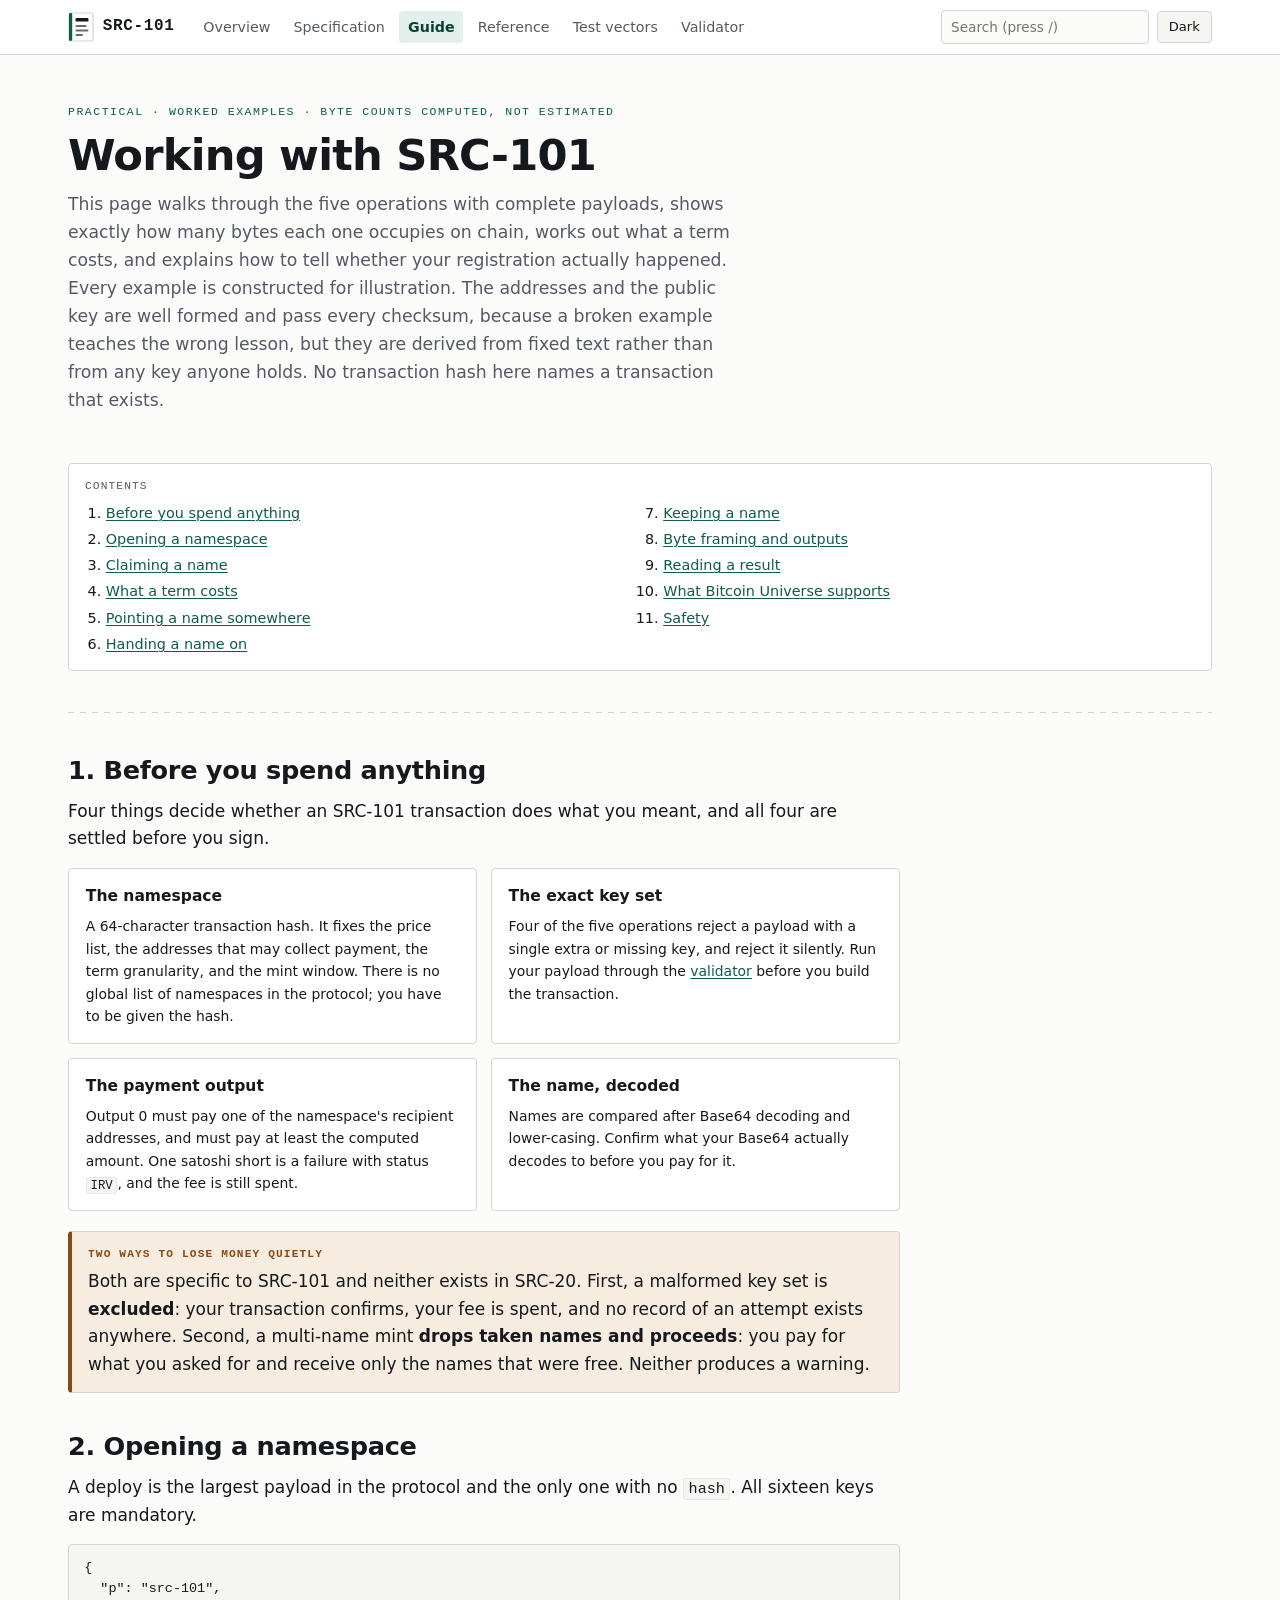
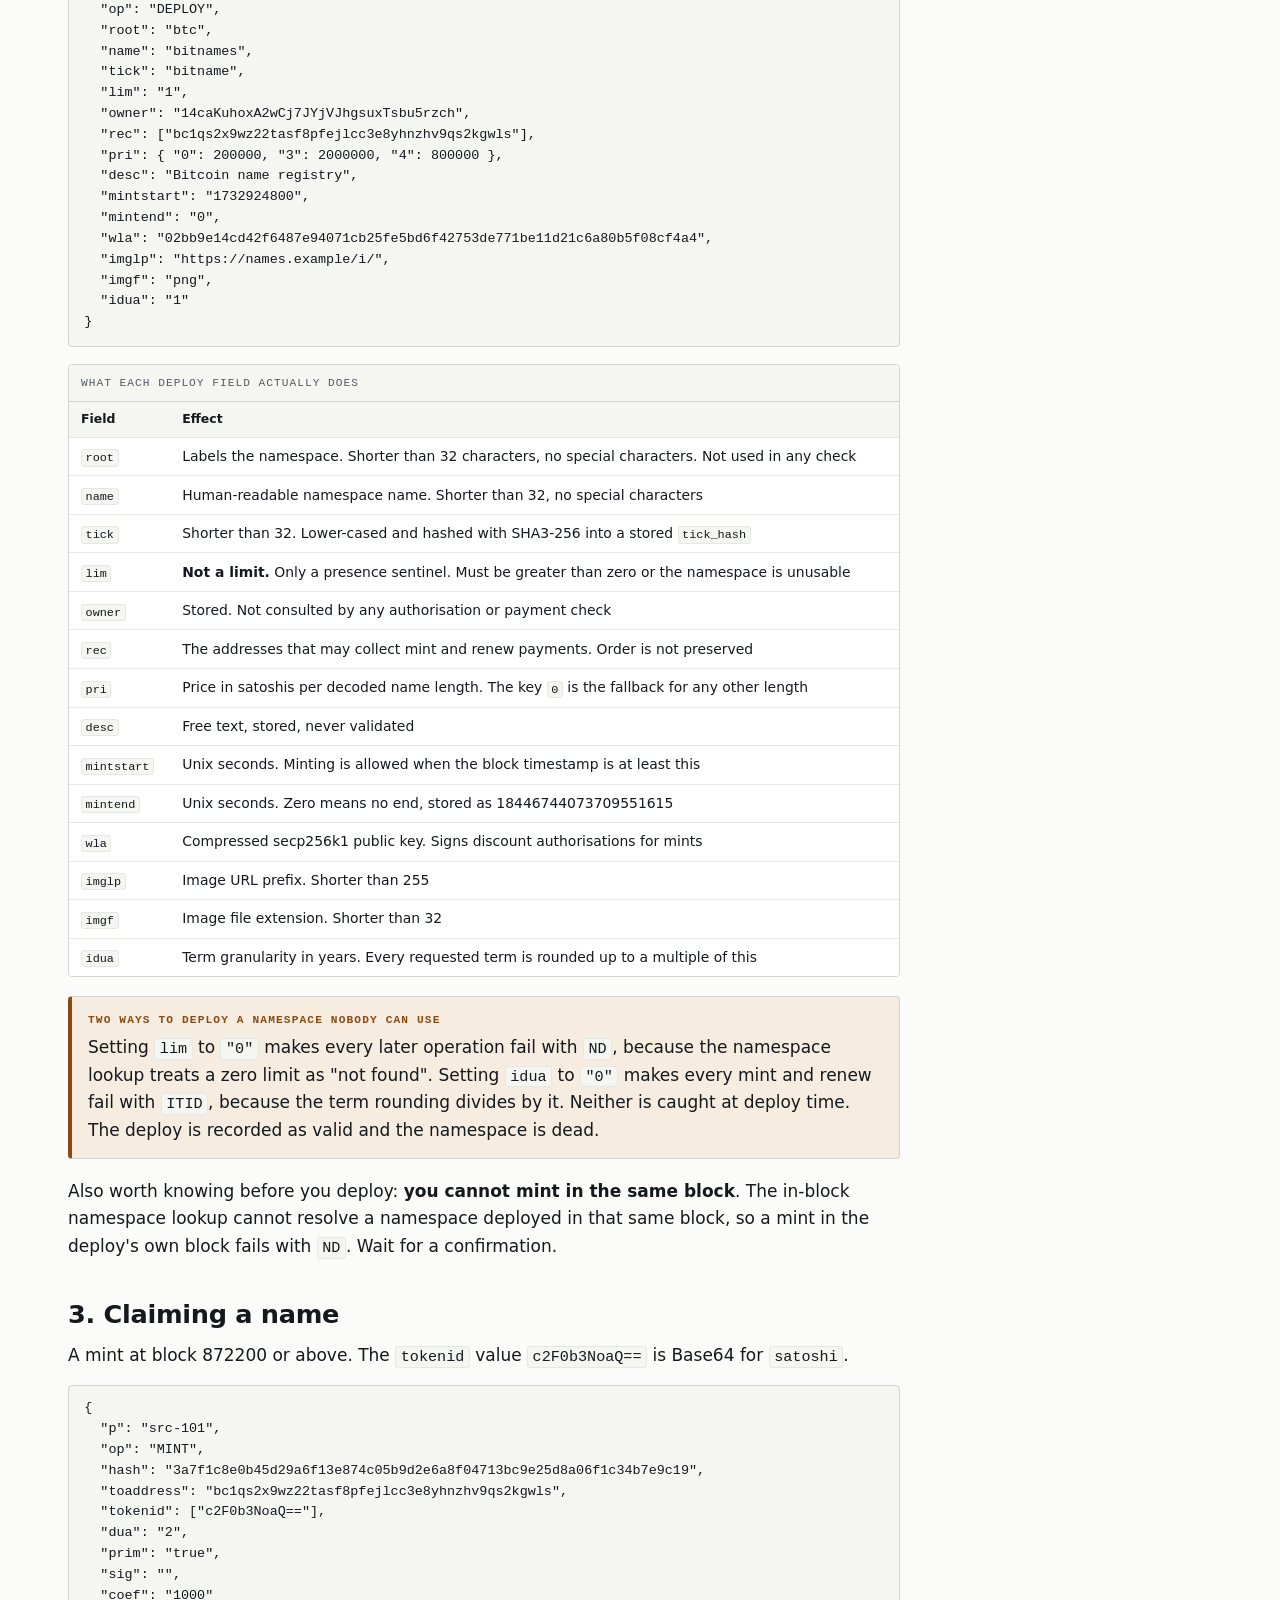
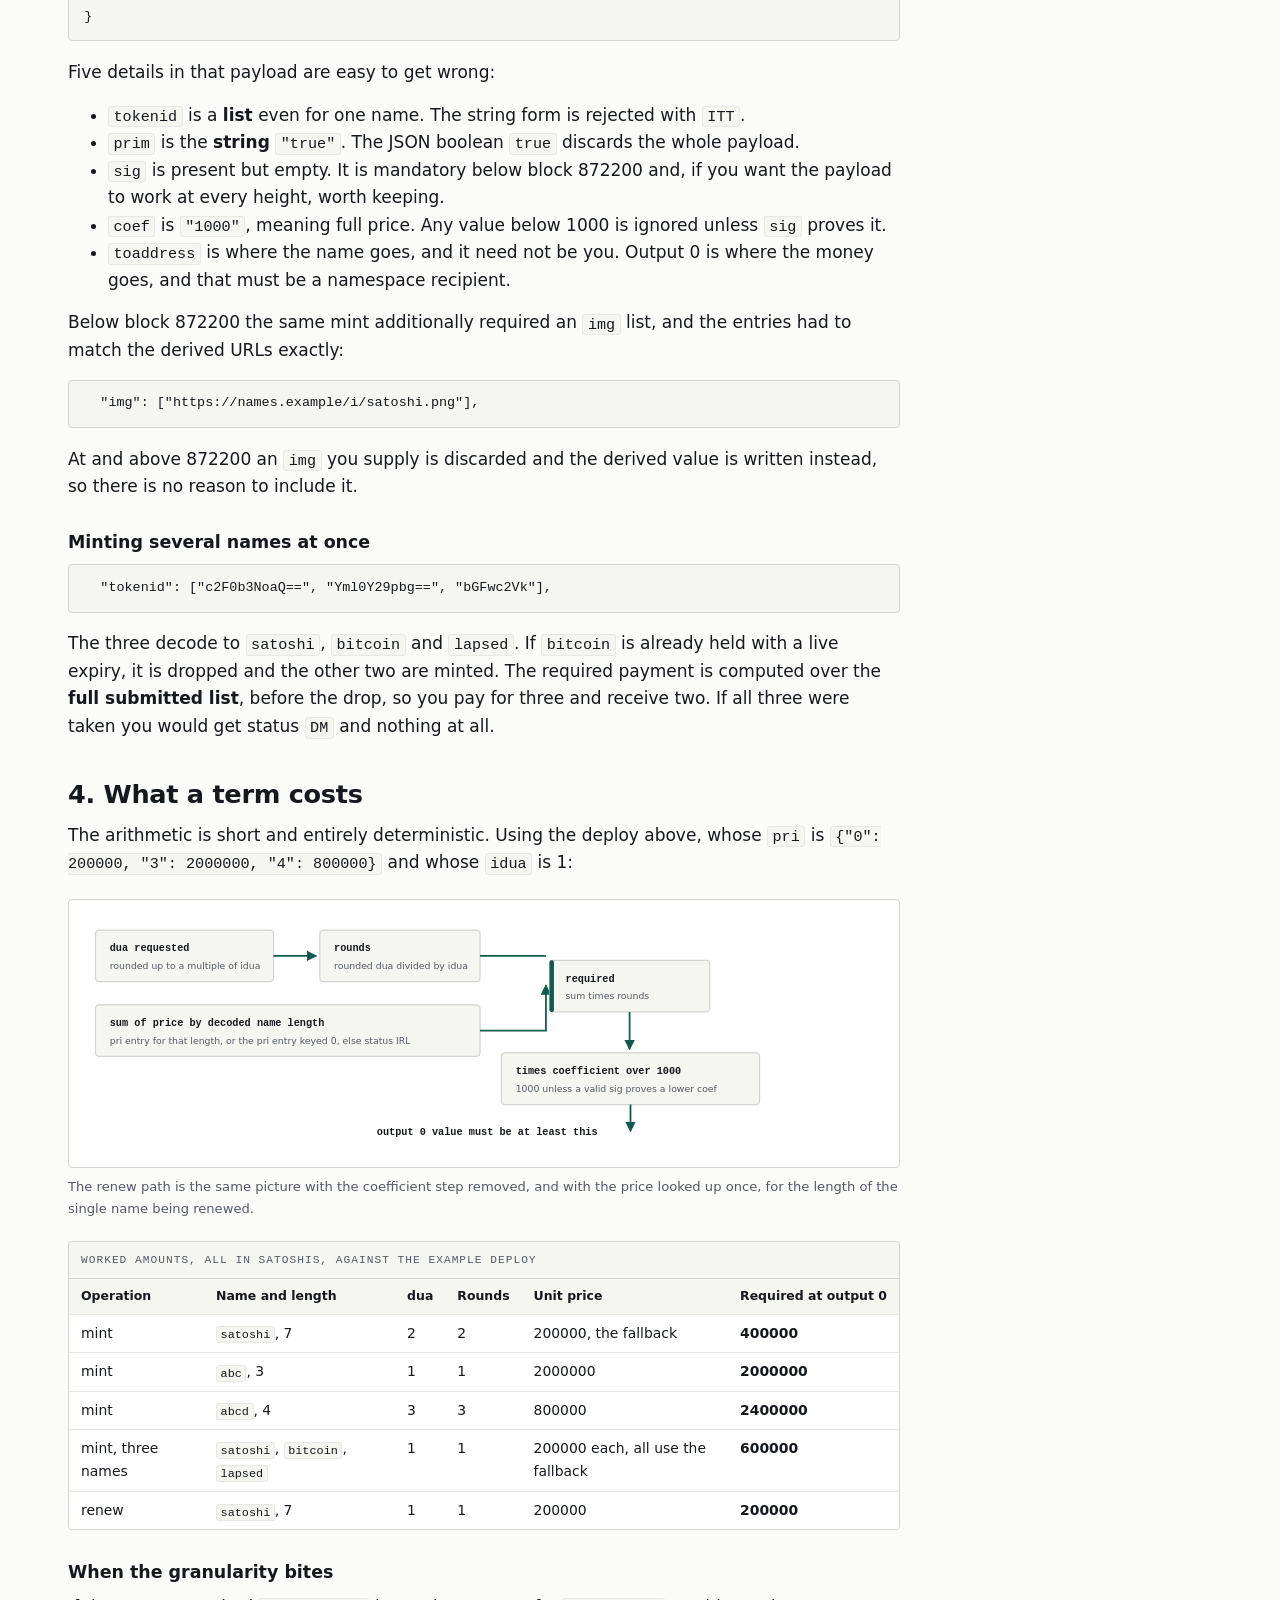
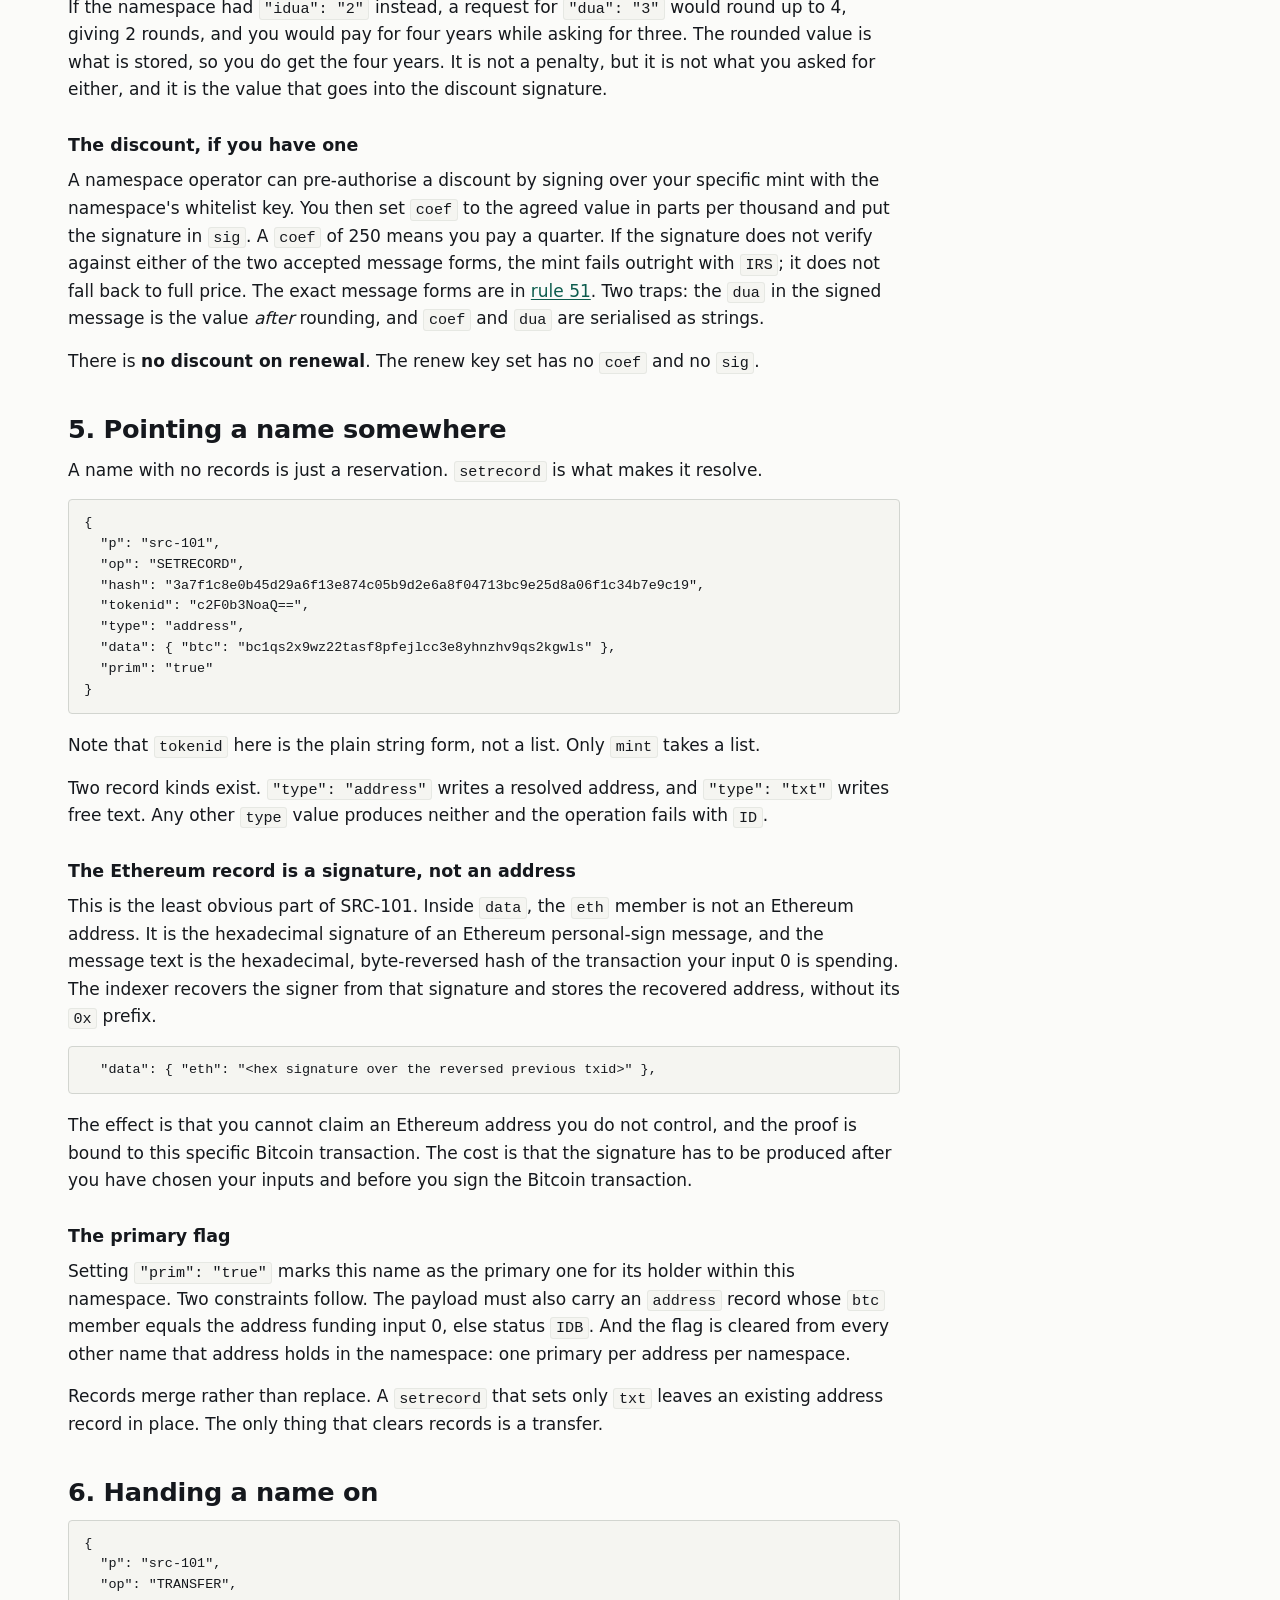
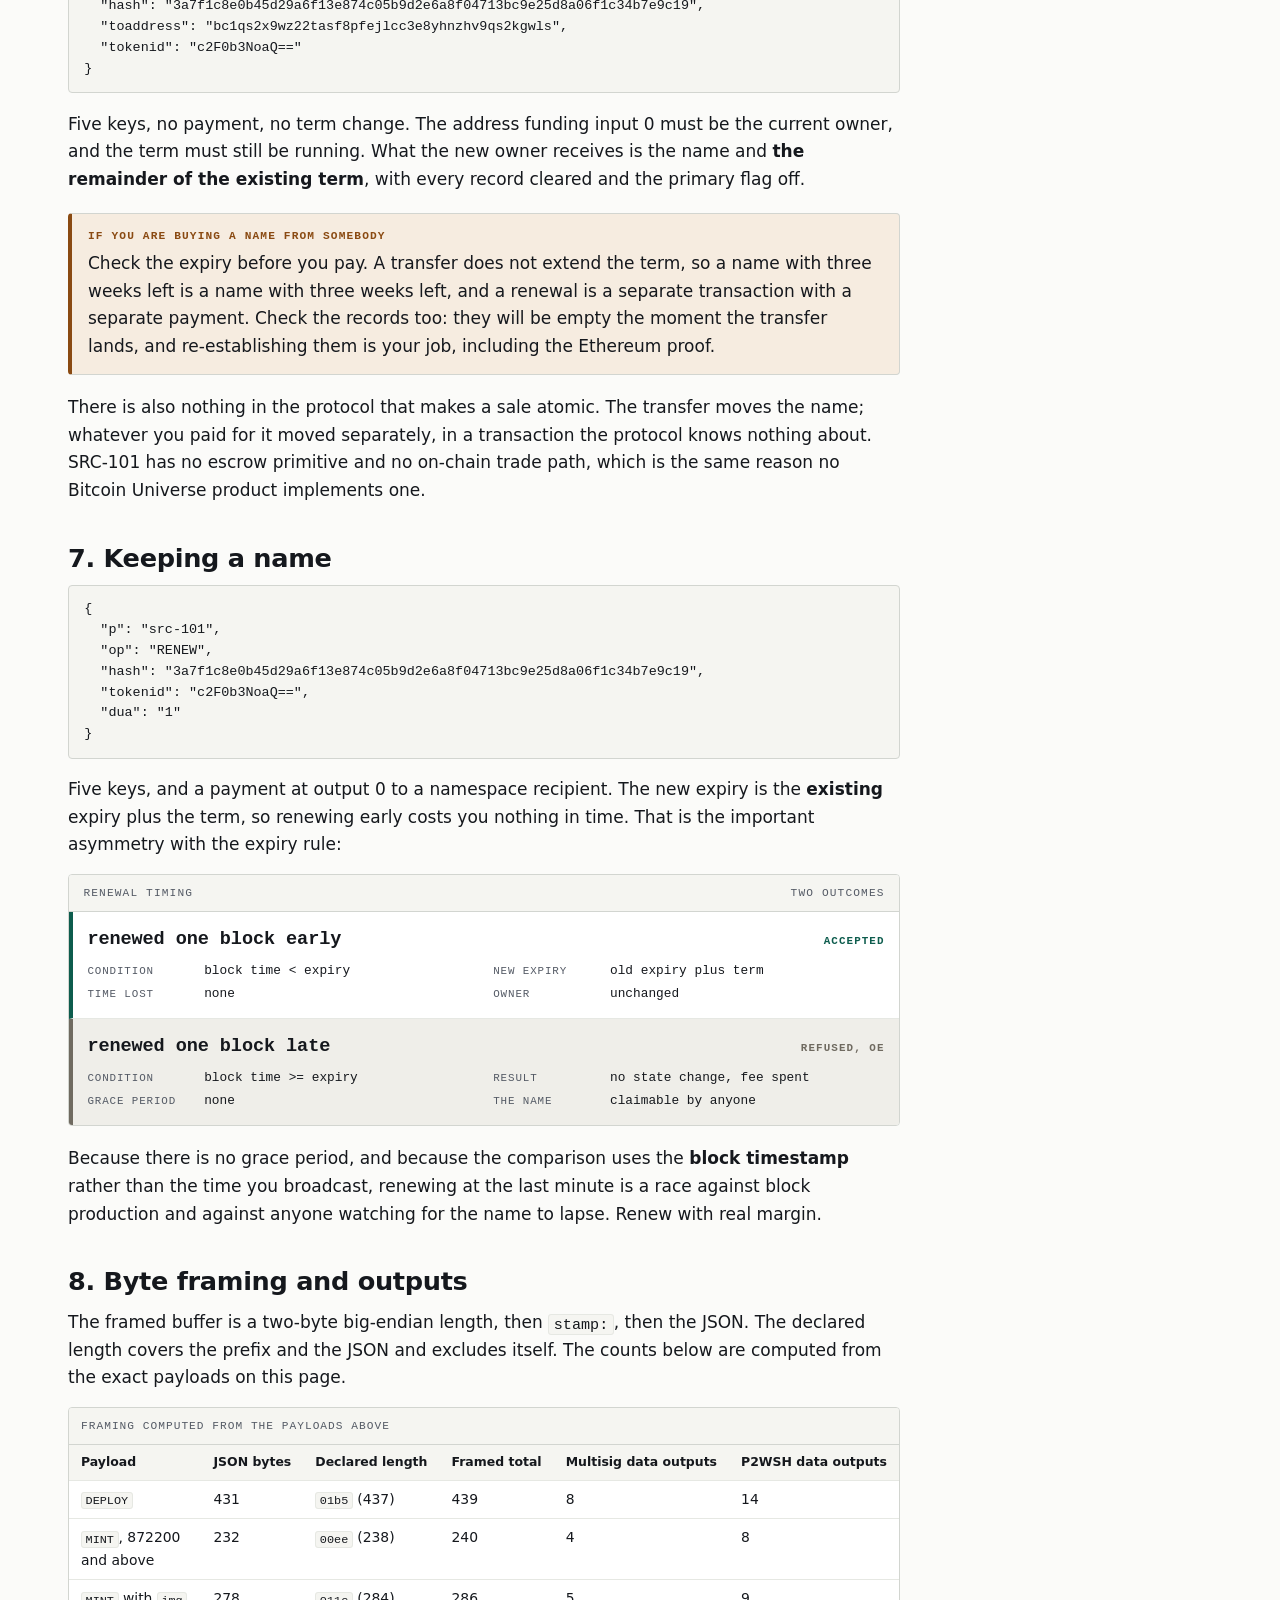
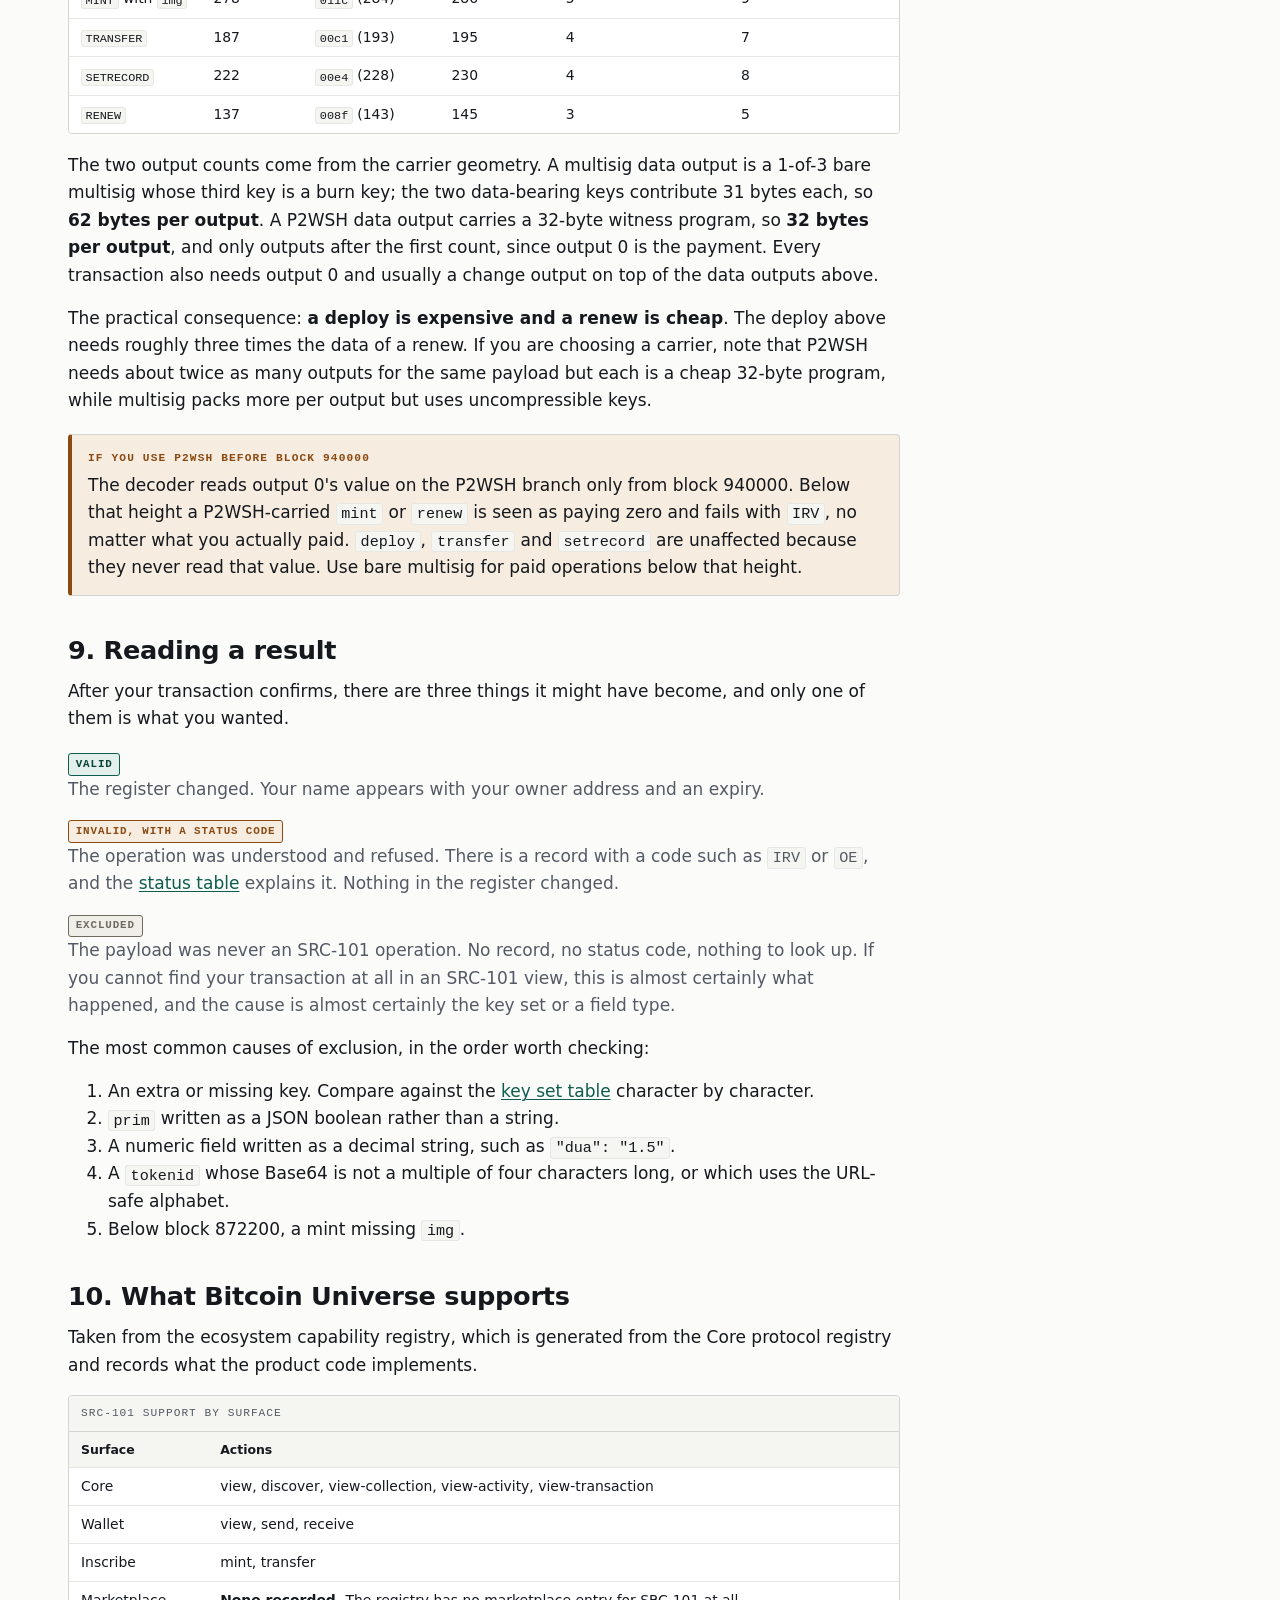
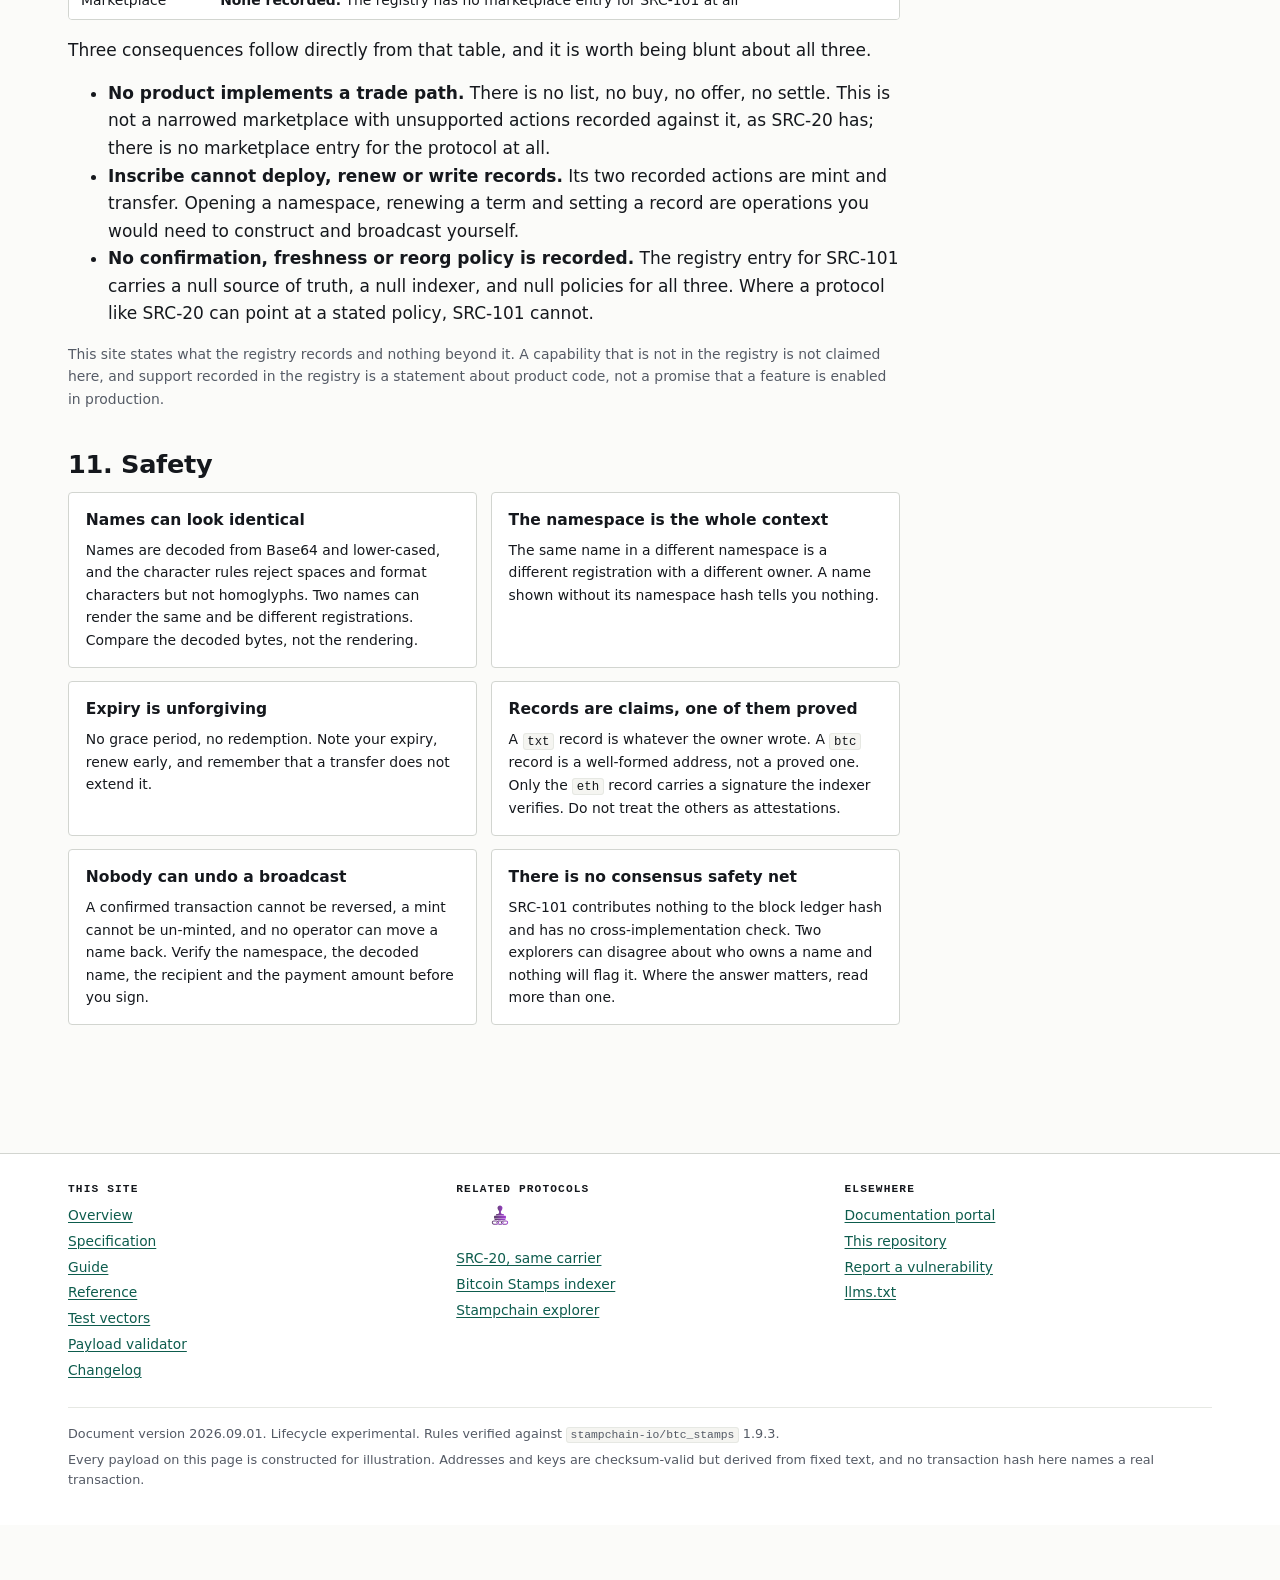
<file: guide.html>
<!doctype html>
<html lang="en">
<head>
<meta charset="utf-8">
<meta name="viewport" content="width=device-width, initial-scale=1">
<title>SRC-101 guide</title>
<meta name="description" content="A practical walkthrough of SRC-101: choosing a namespace, building each of the five operations, computing what a term costs, reading a result, and what Bitcoin Universe products actually support.">
<link rel="canonical" href="https://bitcoinuniverseio.github.io/src-101/guide.html">
<link rel="icon" href="assets/favicon.svg" type="image/svg+xml">
<link rel="stylesheet" href="assets/site.css">
<link rel="search-index" href="search-index.json">
<meta property="og:type" content="article">
<meta property="og:title" content="SRC-101 guide">
<meta property="og:description" content="Worked SRC-101 examples with computed byte framing, term pricing, and how to read a result.">
<meta property="og:url" content="https://bitcoinuniverseio.github.io/src-101/guide.html">
<meta property="og:image" content="https://bitcoinuniverseio.github.io/src-101/assets/og.svg">
<meta name="twitter:card" content="summary_large_image">
<script>try{var t=localStorage.getItem('src101-docs-theme');if(t==='dark'||t==='light')document.documentElement.setAttribute('data-theme',t);}catch(e){}</script>
</head>
<body>
<a class="skip-link" href="#main">Skip to content</a>

<header class="site-header">
  <div class="wrap header-inner">
    <a class="brand" href="index.html">
      <svg class="brand-mark" viewBox="0 0 26 30" aria-hidden="true" focusable="false">
        <rect x="1" y="1" width="24" height="28" rx="2" fill="var(--card)" stroke="var(--rule)" stroke-width="1.2"/>
        <rect x="1" y="1" width="3.2" height="28" rx="1.4" fill="var(--accent)"/>
        <rect x="7.5" y="6" width="13" height="3.4" rx="1" fill="var(--ink)"/>
        <rect x="7.5" y="13" width="11" height="1.9" rx=".9" fill="var(--lapsed)"/>
        <rect x="7.5" y="17.5" width="13" height="1.9" rx=".9" fill="var(--lapsed)"/>
        <rect x="7.5" y="22" width="7.5" height="1.9" rx=".9" fill="var(--lapsed)"/>
      </svg>
      <span>SRC-101</span>
    </a>
    <nav class="site-nav" aria-label="Primary">
      <ul>
        <li><a href="index.html">Overview</a></li>
        <li><a href="specification.html">Specification</a></li>
        <li><a href="guide.html" aria-current="page">Guide</a></li>
        <li><a href="reference.html">Reference</a></li>
        <li><a href="vectors.html">Test vectors</a></li>
        <li><a href="validator.html">Validator</a></li>
      </ul>
    </nav>
    <div class="header-tools">
      <form class="search" id="site-search" role="search" hidden>
        <label class="visually-hidden" for="q">Search the SRC-101 documentation</label>
        <input class="search-input" id="q" type="search" placeholder="Search (press /)" autocomplete="off">
        <ul class="search-results" id="search-results" aria-live="polite"></ul>
      </form>
      <button class="theme-toggle" id="theme-toggle" type="button" hidden>Dark</button>
    </div>
  </div>
</header>

<main id="main">
  <div class="wrap">

    <div class="hero">
      <p class="eyebrow">Practical &middot; Worked examples &middot; Byte counts computed, not estimated</p>
      <h1>Working with SRC-101</h1>
      <p class="lede">This page walks through the five operations with complete payloads, shows exactly how many bytes each one occupies on chain, works out what a term costs, and explains how to tell whether your registration actually happened. Every example is constructed for illustration. The addresses and the public key are well formed and pass every checksum, because a broken example teaches the wrong lesson, but they are derived from fixed text rather than from any key anyone holds. No transaction hash here names a transaction that exists.</p>
    </div>

    <div class="toc">
      <p>Contents</p>
      <ol>
        <li><a href="#before">Before you spend anything</a></li>
        <li><a href="#deploy">Opening a namespace</a></li>
        <li><a href="#mint">Claiming a name</a></li>
        <li><a href="#pricing">What a term costs</a></li>
        <li><a href="#records">Pointing a name somewhere</a></li>
        <li><a href="#transfer">Handing a name on</a></li>
        <li><a href="#renew">Keeping a name</a></li>
        <li><a href="#framing">Byte framing and outputs</a></li>
        <li><a href="#reading">Reading a result</a></li>
        <li><a href="#support">What Bitcoin Universe supports</a></li>
        <li><a href="#safety">Safety</a></li>
      </ol>
    </div>

    <hr class="perf">

    <section id="before" class="prose-wide">
      <h2>1. Before you spend anything</h2>
      <p>Four things decide whether an SRC-101 transaction does what you meant, and all four are settled before you sign.</p>
      <div class="grid-2">
        <div class="panel">
          <h4>The namespace</h4>
          <p class="small">A 64-character transaction hash. It fixes the price list, the addresses that may collect payment, the term granularity, and the mint window. There is no global list of namespaces in the protocol; you have to be given the hash.</p>
        </div>
        <div class="panel">
          <h4>The exact key set</h4>
          <p class="small">Four of the five operations reject a payload with a single extra or missing key, and reject it silently. Run your payload through the <a href="validator.html">validator</a> before you build the transaction.</p>
        </div>
        <div class="panel">
          <h4>The payment output</h4>
          <p class="small">Output 0 must pay one of the namespace's recipient addresses, and must pay at least the computed amount. One satoshi short is a failure with status <code>IRV</code>, and the fee is still spent.</p>
        </div>
        <div class="panel">
          <h4>The name, decoded</h4>
          <p class="small">Names are compared after Base64 decoding and lower-casing. Confirm what your Base64 actually decodes to before you pay for it.</p>
        </div>
      </div>

      <div class="note note-warn">
        <span class="note-title">Two ways to lose money quietly</span>
        <p>Both are specific to SRC-101 and neither exists in SRC-20. First, a malformed key set is <strong>excluded</strong>: your transaction confirms, your fee is spent, and no record of an attempt exists anywhere. Second, a multi-name mint <strong>drops taken names and proceeds</strong>: you pay for what you asked for and receive only the names that were free. Neither produces a warning.</p>
      </div>
    </section>

    <section id="deploy" class="prose-wide">
      <h2>2. Opening a namespace</h2>
      <p>A deploy is the largest payload in the protocol and the only one with no <code>hash</code>. All sixteen keys are mandatory.</p>

      <pre><code>{
  "p": "src-101",
  "op": "DEPLOY",
  "root": "btc",
  "name": "bitnames",
  "tick": "bitname",
  "lim": "1",
  "owner": "14caKuhoxA2wCj7JYjVJhgsuxTsbu5rzch",
  "rec": ["bc1qs2x9wz22tasf8pfejlcc3e8yhnzhv9qs2kgwls"],
  "pri": { "0": 200000, "3": 2000000, "4": 800000 },
  "desc": "Bitcoin name registry",
  "mintstart": "1732924800",
  "mintend": "0",
  "wla": "02bb9e14cd42f6487e94071cb25fe5bd6f42753de771be11d21c6a80b5f08cf4a4",
  "imglp": "https://names.example/i/",
  "imgf": "png",
  "idua": "1"
}</code></pre>

      <div class="table-scroll">
        <table>
          <caption>What each deploy field actually does</caption>
          <thead><tr><th scope="col">Field</th><th scope="col">Effect</th></tr></thead>
          <tbody>
            <tr><td><code>root</code></td><td>Labels the namespace. Shorter than 32 characters, no special characters. Not used in any check</td></tr>
            <tr><td><code>name</code></td><td>Human-readable namespace name. Shorter than 32, no special characters</td></tr>
            <tr><td><code>tick</code></td><td>Shorter than 32. Lower-cased and hashed with SHA3-256 into a stored <code>tick_hash</code></td></tr>
            <tr><td><code>lim</code></td><td><strong>Not a limit.</strong> Only a presence sentinel. Must be greater than zero or the namespace is unusable</td></tr>
            <tr><td><code>owner</code></td><td>Stored. Not consulted by any authorisation or payment check</td></tr>
            <tr><td><code>rec</code></td><td>The addresses that may collect mint and renew payments. Order is not preserved</td></tr>
            <tr><td><code>pri</code></td><td>Price in satoshis per decoded name length. The key <code>0</code> is the fallback for any other length</td></tr>
            <tr><td><code>desc</code></td><td>Free text, stored, never validated</td></tr>
            <tr><td><code>mintstart</code></td><td>Unix seconds. Minting is allowed when the block timestamp is at least this</td></tr>
            <tr><td><code>mintend</code></td><td>Unix seconds. Zero means no end, stored as 18446744073709551615</td></tr>
            <tr><td><code>wla</code></td><td>Compressed secp256k1 public key. Signs discount authorisations for mints</td></tr>
            <tr><td><code>imglp</code></td><td>Image URL prefix. Shorter than 255</td></tr>
            <tr><td><code>imgf</code></td><td>Image file extension. Shorter than 32</td></tr>
            <tr><td><code>idua</code></td><td>Term granularity in years. Every requested term is rounded up to a multiple of this</td></tr>
          </tbody>
        </table>
      </div>

      <div class="note note-warn">
        <span class="note-title">Two ways to deploy a namespace nobody can use</span>
        <p>Setting <code>lim</code> to <code>"0"</code> makes every later operation fail with <code>ND</code>, because the namespace lookup treats a zero limit as "not found". Setting <code>idua</code> to <code>"0"</code> makes every mint and renew fail with <code>ITID</code>, because the term rounding divides by it. Neither is caught at deploy time. The deploy is recorded as valid and the namespace is dead.</p>
      </div>

      <p>Also worth knowing before you deploy: <strong>you cannot mint in the same block</strong>. The in-block namespace lookup cannot resolve a namespace deployed in that same block, so a mint in the deploy's own block fails with <code>ND</code>. Wait for a confirmation.</p>
    </section>

    <section id="mint" class="prose-wide">
      <h2>3. Claiming a name</h2>
      <p>A mint at block 872200 or above. The <code>tokenid</code> value <code>c2F0b3NoaQ==</code> is Base64 for <code>satoshi</code>.</p>

      <pre><code>{
  "p": "src-101",
  "op": "MINT",
  "hash": "3a7f1c8e0b45d29a6f13e874c05b9d2e6a8f04713bc9e25d8a06f1c34b7e9c19",
  "toaddress": "bc1qs2x9wz22tasf8pfejlcc3e8yhnzhv9qs2kgwls",
  "tokenid": ["c2F0b3NoaQ=="],
  "dua": "2",
  "prim": "true",
  "sig": "",
  "coef": "1000"
}</code></pre>

      <p>Five details in that payload are easy to get wrong:</p>
      <ul>
        <li><code>tokenid</code> is a <strong>list</strong> even for one name. The string form is rejected with <code>ITT</code>.</li>
        <li><code>prim</code> is the <strong>string</strong> <code>"true"</code>. The JSON boolean <code>true</code> discards the whole payload.</li>
        <li><code>sig</code> is present but empty. It is mandatory below block 872200 and, if you want the payload to work at every height, worth keeping.</li>
        <li><code>coef</code> is <code>"1000"</code>, meaning full price. Any value below 1000 is ignored unless <code>sig</code> proves it.</li>
        <li><code>toaddress</code> is where the name goes, and it need not be you. Output 0 is where the money goes, and that must be a namespace recipient.</li>
      </ul>

      <p>Below block 872200 the same mint additionally required an <code>img</code> list, and the entries had to match the derived URLs exactly:</p>
      <pre><code>  "img": ["https://names.example/i/satoshi.png"],</code></pre>
      <p>At and above 872200 an <code>img</code> you supply is discarded and the derived value is written instead, so there is no reason to include it.</p>

      <h3>Minting several names at once</h3>
      <pre><code>  "tokenid": ["c2F0b3NoaQ==", "Yml0Y29pbg==", "bGFwc2Vk"],</code></pre>
      <p>The three decode to <code>satoshi</code>, <code>bitcoin</code> and <code>lapsed</code>. If <code>bitcoin</code> is already held with a live expiry, it is dropped and the other two are minted. The required payment is computed over the <strong>full submitted list</strong>, before the drop, so you pay for three and receive two. If all three were taken you would get status <code>DM</code> and nothing at all.</p>
    </section>

    <section id="pricing" class="prose-wide">
      <h2>4. What a term costs</h2>
      <p>The arithmetic is short and entirely deterministic. Using the deploy above, whose <code>pri</code> is <code>{"0": 200000, "3": 2000000, "4": 800000}</code> and whose <code>idua</code> is 1:</p>

      <figure>
        <div class="diagram-scroll">
          <svg viewBox="0 0 900 268" role="img" aria-labelledby="pr-title pr-desc" preserveAspectRatio="xMidYMid meet" style="min-width:620px">
            <title id="pr-title">How a mint payment is computed</title>
            <desc id="pr-desc">The requested term is rounded up to a multiple of the namespace granularity, giving a number of rounds. Each name is priced by its decoded length, defaulting to the zero-length entry. The sum is multiplied by the rounds, then by the effective coefficient divided by one thousand.</desc>

            <rect x="14" y="18" width="200" height="58" rx="4" class="d-fill-card d-stroke" stroke-width="1.4"/>
            <text x="30" y="42" class="d-text-mono" font-weight="700">dua requested</text>
            <text x="30" y="62" class="d-text-soft">rounded up to a multiple of idua</text>

            <path d="M214 47 H262" class="d-stroke-accent" stroke-width="2" fill="none" marker-end="url(#pa)"/>

            <rect x="266" y="18" width="180" height="58" rx="4" class="d-fill-card d-stroke" stroke-width="1.4"/>
            <text x="282" y="42" class="d-text-mono" font-weight="700">rounds</text>
            <text x="282" y="62" class="d-text-soft">rounded dua divided by idua</text>

            <rect x="14" y="102" width="432" height="58" rx="4" class="d-fill-card d-stroke" stroke-width="1.4"/>
            <text x="30" y="126" class="d-text-mono" font-weight="700">sum of price by decoded name length</text>
            <text x="30" y="146" class="d-text-soft">pri entry for that length, or the pri entry keyed 0, else status IRL</text>

            <path d="M446 131 H520 V80" class="d-stroke-accent" stroke-width="2" fill="none" marker-end="url(#pa)"/>
            <path d="M446 47 H520" class="d-stroke-accent" stroke-width="2" fill="none"/>

            <rect x="524" y="52" width="180" height="58" rx="4" class="d-fill-card d-stroke" stroke-width="1.4"/>
            <rect x="524" y="52" width="5" height="58" rx="2" class="d-fill-accent"/>
            <text x="542" y="76" class="d-text-mono" font-weight="700">required</text>
            <text x="542" y="96" class="d-text-soft">sum times rounds</text>

            <path d="M614 110 V152" class="d-stroke-accent" stroke-width="2" fill="none" marker-end="url(#pa)"/>

            <rect x="470" y="156" width="290" height="58" rx="4" class="d-fill-card d-stroke" stroke-width="1.4"/>
            <text x="486" y="180" class="d-text-mono" font-weight="700">times coefficient over 1000</text>
            <text x="486" y="200" class="d-text-soft">1000 unless a valid sig proves a lower coef</text>

            <path d="M615 214 V244" class="d-stroke-accent" stroke-width="2" fill="none" marker-end="url(#pa)"/>
            <text x="330" y="248" class="d-text-mono" font-weight="700">output 0 value must be at least this</text>

            <defs>
              <marker id="pa" viewBox="0 0 10 10" refX="9" refY="5" markerWidth="6" markerHeight="6" orient="auto-start-reverse">
                <path d="M0 0 L10 5 L0 10 z" class="d-fill-accent"/>
              </marker>
            </defs>
          </svg>
        </div>
        <figcaption>The renew path is the same picture with the coefficient step removed, and with the price looked up once, for the length of the single name being renewed.</figcaption>
      </figure>

      <div class="table-scroll">
        <table>
          <caption>Worked amounts, all in satoshis, against the example deploy</caption>
          <thead><tr><th scope="col">Operation</th><th scope="col">Name and length</th><th scope="col">dua</th><th scope="col">Rounds</th><th scope="col">Unit price</th><th scope="col">Required at output 0</th></tr></thead>
          <tbody>
            <tr><td>mint</td><td><code>satoshi</code>, 7</td><td>2</td><td>2</td><td>200000, the fallback</td><td><strong>400000</strong></td></tr>
            <tr><td>mint</td><td><code>abc</code>, 3</td><td>1</td><td>1</td><td>2000000</td><td><strong>2000000</strong></td></tr>
            <tr><td>mint</td><td><code>abcd</code>, 4</td><td>3</td><td>3</td><td>800000</td><td><strong>2400000</strong></td></tr>
            <tr><td>mint, three names</td><td><code>satoshi</code>, <code>bitcoin</code>, <code>lapsed</code></td><td>1</td><td>1</td><td>200000 each, all use the fallback</td><td><strong>600000</strong></td></tr>
            <tr><td>renew</td><td><code>satoshi</code>, 7</td><td>1</td><td>1</td><td>200000</td><td><strong>200000</strong></td></tr>
          </tbody>
        </table>
      </div>

      <h3>When the granularity bites</h3>
      <p>If the namespace had <code>"idua": "2"</code> instead, a request for <code>"dua": "3"</code> would round up to 4, giving 2 rounds, and you would pay for four years while asking for three. The rounded value is what is stored, so you do get the four years. It is not a penalty, but it is not what you asked for either, and it is the value that goes into the discount signature.</p>

      <h3>The discount, if you have one</h3>
      <p>A namespace operator can pre-authorise a discount by signing over your specific mint with the namespace's whitelist key. You then set <code>coef</code> to the agreed value in parts per thousand and put the signature in <code>sig</code>. A <code>coef</code> of 250 means you pay a quarter. If the signature does not verify against either of the two accepted message forms, the mint fails outright with <code>IRS</code>; it does not fall back to full price. The exact message forms are in <a href="specification.html#mint">rule 51</a>. Two traps: the <code>dua</code> in the signed message is the value <em>after</em> rounding, and <code>coef</code> and <code>dua</code> are serialised as strings.</p>
      <p>There is <strong>no discount on renewal</strong>. The renew key set has no <code>coef</code> and no <code>sig</code>.</p>
    </section>

    <section id="records" class="prose-wide">
      <h2>5. Pointing a name somewhere</h2>
      <p>A name with no records is just a reservation. <code>setrecord</code> is what makes it resolve.</p>

      <pre><code>{
  "p": "src-101",
  "op": "SETRECORD",
  "hash": "3a7f1c8e0b45d29a6f13e874c05b9d2e6a8f04713bc9e25d8a06f1c34b7e9c19",
  "tokenid": "c2F0b3NoaQ==",
  "type": "address",
  "data": { "btc": "bc1qs2x9wz22tasf8pfejlcc3e8yhnzhv9qs2kgwls" },
  "prim": "true"
}</code></pre>

      <p>Note that <code>tokenid</code> here is the plain string form, not a list. Only <code>mint</code> takes a list.</p>

      <p>Two record kinds exist. <code>"type": "address"</code> writes a resolved address, and <code>"type": "txt"</code> writes free text. Any other <code>type</code> value produces neither and the operation fails with <code>ID</code>.</p>

      <h3>The Ethereum record is a signature, not an address</h3>
      <p>This is the least obvious part of SRC-101. Inside <code>data</code>, the <code>eth</code> member is not an Ethereum address. It is the hexadecimal signature of an Ethereum personal-sign message, and the message text is the hexadecimal, byte-reversed hash of the transaction your input 0 is spending. The indexer recovers the signer from that signature and stores the recovered address, without its <code>0x</code> prefix.</p>
      <pre><code>  "data": { "eth": "&lt;hex signature over the reversed previous txid&gt;" },</code></pre>
      <p>The effect is that you cannot claim an Ethereum address you do not control, and the proof is bound to this specific Bitcoin transaction. The cost is that the signature has to be produced after you have chosen your inputs and before you sign the Bitcoin transaction.</p>

      <h3>The primary flag</h3>
      <p>Setting <code>"prim": "true"</code> marks this name as the primary one for its holder within this namespace. Two constraints follow. The payload must also carry an <code>address</code> record whose <code>btc</code> member equals the address funding input 0, else status <code>IDB</code>. And the flag is cleared from every other name that address holds in the namespace: one primary per address per namespace.</p>

      <p>Records merge rather than replace. A <code>setrecord</code> that sets only <code>txt</code> leaves an existing address record in place. The only thing that clears records is a transfer.</p>
    </section>

    <section id="transfer" class="prose-wide">
      <h2>6. Handing a name on</h2>
      <pre><code>{
  "p": "src-101",
  "op": "TRANSFER",
  "hash": "3a7f1c8e0b45d29a6f13e874c05b9d2e6a8f04713bc9e25d8a06f1c34b7e9c19",
  "toaddress": "bc1qs2x9wz22tasf8pfejlcc3e8yhnzhv9qs2kgwls",
  "tokenid": "c2F0b3NoaQ=="
}</code></pre>
      <p>Five keys, no payment, no term change. The address funding input 0 must be the current owner, and the term must still be running. What the new owner receives is the name and <strong>the remainder of the existing term</strong>, with every record cleared and the primary flag off.</p>

      <div class="note note-warn">
        <span class="note-title">If you are buying a name from somebody</span>
        <p>Check the expiry before you pay. A transfer does not extend the term, so a name with three weeks left is a name with three weeks left, and a renewal is a separate transaction with a separate payment. Check the records too: they will be empty the moment the transfer lands, and re-establishing them is your job, including the Ethereum proof.</p>
      </div>

      <p>There is also nothing in the protocol that makes a sale atomic. The transfer moves the name; whatever you paid for it moved separately, in a transaction the protocol knows nothing about. SRC-101 has no escrow primitive and no on-chain trade path, which is the same reason no Bitcoin Universe product implements one.</p>
    </section>

    <section id="renew" class="prose-wide">
      <h2>7. Keeping a name</h2>
      <pre><code>{
  "p": "src-101",
  "op": "RENEW",
  "hash": "3a7f1c8e0b45d29a6f13e874c05b9d2e6a8f04713bc9e25d8a06f1c34b7e9c19",
  "tokenid": "c2F0b3NoaQ==",
  "dua": "1"
}</code></pre>
      <p>Five keys, and a payment at output 0 to a namespace recipient. The new expiry is the <strong>existing</strong> expiry plus the term, so renewing early costs you nothing in time. That is the important asymmetry with the expiry rule:</p>

      <div class="register">
        <div class="register-head"><span>Renewal timing</span><span>Two outcomes</span></div>
        <div class="entry entry-active">
          <div class="entry-top">
            <p class="entry-name">renewed one block early</p>
            <span class="entry-state">Accepted</span>
          </div>
          <dl class="entry-fields">
            <div><dt>condition</dt><dd>block time &lt; expiry</dd></div>
            <div><dt>new expiry</dt><dd>old expiry plus term</dd></div>
            <div><dt>time lost</dt><dd>none</dd></div>
            <div><dt>owner</dt><dd>unchanged</dd></div>
          </dl>
        </div>
        <div class="entry entry-lapsed">
          <div class="entry-top">
            <p class="entry-name">renewed one block late</p>
            <span class="entry-state">Refused, OE</span>
          </div>
          <dl class="entry-fields">
            <div><dt>condition</dt><dd>block time &gt;= expiry</dd></div>
            <div><dt>result</dt><dd>no state change, fee spent</dd></div>
            <div><dt>grace period</dt><dd>none</dd></div>
            <div><dt>the name</dt><dd>claimable by anyone</dd></div>
          </dl>
        </div>
      </div>

      <p>Because there is no grace period, and because the comparison uses the <strong>block timestamp</strong> rather than the time you broadcast, renewing at the last minute is a race against block production and against anyone watching for the name to lapse. Renew with real margin.</p>
    </section>

    <section id="framing" class="prose-wide">
      <h2>8. Byte framing and outputs</h2>
      <p>The framed buffer is a two-byte big-endian length, then <code>stamp:</code>, then the JSON. The declared length covers the prefix and the JSON and excludes itself. The counts below are computed from the exact payloads on this page.</p>

      <div class="table-scroll">
        <table>
          <caption>Framing computed from the payloads above</caption>
          <thead><tr><th scope="col">Payload</th><th scope="col">JSON bytes</th><th scope="col">Declared length</th><th scope="col">Framed total</th><th scope="col">Multisig data outputs</th><th scope="col">P2WSH data outputs</th></tr></thead>
          <tbody>
            <tr><td><code>DEPLOY</code></td><td>431</td><td><code>01b5</code> (437)</td><td>439</td><td>8</td><td>14</td></tr>
            <tr><td><code>MINT</code>, 872200 and above</td><td>232</td><td><code>00ee</code> (238)</td><td>240</td><td>4</td><td>8</td></tr>
            <tr><td><code>MINT</code> with <code>img</code></td><td>278</td><td><code>011c</code> (284)</td><td>286</td><td>5</td><td>9</td></tr>
            <tr><td><code>TRANSFER</code></td><td>187</td><td><code>00c1</code> (193)</td><td>195</td><td>4</td><td>7</td></tr>
            <tr><td><code>SETRECORD</code></td><td>222</td><td><code>00e4</code> (228)</td><td>230</td><td>4</td><td>8</td></tr>
            <tr><td><code>RENEW</code></td><td>137</td><td><code>008f</code> (143)</td><td>145</td><td>3</td><td>5</td></tr>
          </tbody>
        </table>
      </div>

      <p>The two output counts come from the carrier geometry. A multisig data output is a 1-of-3 bare multisig whose third key is a burn key; the two data-bearing keys contribute 31 bytes each, so <strong>62 bytes per output</strong>. A P2WSH data output carries a 32-byte witness program, so <strong>32 bytes per output</strong>, and only outputs after the first count, since output 0 is the payment. Every transaction also needs output 0 and usually a change output on top of the data outputs above.</p>

      <p>The practical consequence: <strong>a deploy is expensive and a renew is cheap</strong>. The deploy above needs roughly three times the data of a renew. If you are choosing a carrier, note that P2WSH needs about twice as many outputs for the same payload but each is a cheap 32-byte program, while multisig packs more per output but uses uncompressible keys.</p>

      <div class="note note-warn">
        <span class="note-title">If you use P2WSH before block 940000</span>
        <p>The decoder reads output 0's value on the P2WSH branch only from block 940000. Below that height a P2WSH-carried <code>mint</code> or <code>renew</code> is seen as paying zero and fails with <code>IRV</code>, no matter what you actually paid. <code>deploy</code>, <code>transfer</code> and <code>setrecord</code> are unaffected because they never read that value. Use bare multisig for paid operations below that height.</p>
      </div>
    </section>

    <section id="reading" class="prose-wide">
      <h2>9. Reading a result</h2>
      <p>After your transaction confirms, there are three things it might have become, and only one of them is what you wanted.</p>

      <dl class="terms">
        <dt><span class="badge badge-valid">Valid</span></dt>
        <dd>The register changed. Your name appears with your owner address and an expiry.</dd>
        <dt><span class="badge badge-invalid">Invalid, with a status code</span></dt>
        <dd>The operation was understood and refused. There is a record with a code such as <code>IRV</code> or <code>OE</code>, and the <a href="reference.html#statuses">status table</a> explains it. Nothing in the register changed.</dd>
        <dt><span class="badge badge-neutral">Excluded</span></dt>
        <dd>The payload was never an SRC-101 operation. No record, no status code, nothing to look up. If you cannot find your transaction at all in an SRC-101 view, this is almost certainly what happened, and the cause is almost certainly the key set or a field type.</dd>
      </dl>

      <p>The most common causes of exclusion, in the order worth checking:</p>
      <ol>
        <li>An extra or missing key. Compare against the <a href="specification.html#keysets">key set table</a> character by character.</li>
        <li><code>prim</code> written as a JSON boolean rather than a string.</li>
        <li>A numeric field written as a decimal string, such as <code>"dua": "1.5"</code>.</li>
        <li>A <code>tokenid</code> whose Base64 is not a multiple of four characters long, or which uses the URL-safe alphabet.</li>
        <li>Below block 872200, a mint missing <code>img</code>.</li>
      </ol>
    </section>

    <section id="support" class="prose-wide">
      <h2>10. What Bitcoin Universe supports</h2>
      <p>Taken from the ecosystem capability registry, which is generated from the Core protocol registry and records what the product code implements.</p>

      <div class="table-scroll">
        <table>
          <caption>SRC-101 support by surface</caption>
          <thead><tr><th scope="col">Surface</th><th scope="col">Actions</th></tr></thead>
          <tbody>
            <tr><td>Core</td><td>view, discover, view-collection, view-activity, view-transaction</td></tr>
            <tr><td>Wallet</td><td>view, send, receive</td></tr>
            <tr><td>Inscribe</td><td>mint, transfer</td></tr>
            <tr><td>Marketplace</td><td><strong>None recorded.</strong> The registry has no marketplace entry for SRC-101 at all</td></tr>
          </tbody>
        </table>
      </div>

      <p>Three consequences follow directly from that table, and it is worth being blunt about all three.</p>
      <ul>
        <li><strong>No product implements a trade path.</strong> There is no list, no buy, no offer, no settle. This is not a narrowed marketplace with unsupported actions recorded against it, as SRC-20 has; there is no marketplace entry for the protocol at all.</li>
        <li><strong>Inscribe cannot deploy, renew or write records.</strong> Its two recorded actions are mint and transfer. Opening a namespace, renewing a term and setting a record are operations you would need to construct and broadcast yourself.</li>
        <li><strong>No confirmation, freshness or reorg policy is recorded.</strong> The registry entry for SRC-101 carries a null source of truth, a null indexer, and null policies for all three. Where a protocol like SRC-20 can point at a stated policy, SRC-101 cannot.</li>
      </ul>
      <p class="small muted">This site states what the registry records and nothing beyond it. A capability that is not in the registry is not claimed here, and support recorded in the registry is a statement about product code, not a promise that a feature is enabled in production.</p>
    </section>

    <section id="safety" class="prose-wide">
      <h2>11. Safety</h2>
      <div class="grid-2">
        <div class="panel">
          <h4>Names can look identical</h4>
          <p class="small">Names are decoded from Base64 and lower-cased, and the character rules reject spaces and format characters but not homoglyphs. Two names can render the same and be different registrations. Compare the decoded bytes, not the rendering.</p>
        </div>
        <div class="panel">
          <h4>The namespace is the whole context</h4>
          <p class="small">The same name in a different namespace is a different registration with a different owner. A name shown without its namespace hash tells you nothing.</p>
        </div>
        <div class="panel">
          <h4>Expiry is unforgiving</h4>
          <p class="small">No grace period, no redemption. Note your expiry, renew early, and remember that a transfer does not extend it.</p>
        </div>
        <div class="panel">
          <h4>Records are claims, one of them proved</h4>
          <p class="small">A <code>txt</code> record is whatever the owner wrote. A <code>btc</code> record is a well-formed address, not a proved one. Only the <code>eth</code> record carries a signature the indexer verifies. Do not treat the others as attestations.</p>
        </div>
        <div class="panel">
          <h4>Nobody can undo a broadcast</h4>
          <p class="small">A confirmed transaction cannot be reversed, a mint cannot be un-minted, and no operator can move a name back. Verify the namespace, the decoded name, the recipient and the payment amount before you sign.</p>
        </div>
        <div class="panel">
          <h4>There is no consensus safety net</h4>
          <p class="small">SRC-101 contributes nothing to the block ledger hash and has no cross-implementation check. Two explorers can disagree about who owns a name and nothing will flag it. Where the answer matters, read more than one.</p>
        </div>
      </div>
    </section>
  </div>
</main>

<footer class="site-footer">
  <div class="wrap">
    <div class="footer-grid">
      <div>
        <h2>This site</h2>
        <ul>
          <li><a href="index.html">Overview</a></li>
          <li><a href="specification.html">Specification</a></li>
          <li><a href="guide.html">Guide</a></li>
          <li><a href="reference.html">Reference</a></li>
          <li><a href="vectors.html">Test vectors</a></li>
          <li><a href="validator.html">Payload validator</a></li>
          <li><a href="changelog.html">Changelog</a></li>
        </ul>
      </div>
      <div>
        <h2>Related protocols</h2>
        <p><img src="assets/stampchain-logo-480.svg" alt="" width="88" height="22" style="opacity:.75"></p>
        <ul>
          <li><a href="https://bitcoinuniverseio.github.io/src-20/">SRC-20, same carrier</a></li>
          <li><a href="https://github.com/stampchain-io/btc_stamps">Bitcoin Stamps indexer</a></li>
          <li><a href="https://stampchain.io/">Stampchain explorer</a></li>
        </ul>
      </div>
      <div>
        <h2>Elsewhere</h2>
        <ul>
          <li><a href="https://docs.bitcoinuniverse.io">Documentation portal</a></li>
          <li><a href="https://github.com/bitcoinuniverseio/src-101">This repository</a></li>
          <li><a href="https://github.com/bitcoinuniverseio/src-101/security/advisories/new">Report a vulnerability</a></li>
          <li><a href="llms.txt">llms.txt</a></li>
        </ul>
      </div>
    </div>
    <div class="colophon">
      <p>Document version 2026.09.01. Lifecycle experimental. Rules verified against <code>stampchain-io/btc_stamps</code> 1.9.3.</p>
      <p>Every payload on this page is constructed for illustration. Addresses and keys are checksum-valid but derived from fixed text, and no transaction hash here names a real transaction.</p>
    </div>
  </div>
</footer>

<script src="assets/site.js"></script>
</body>
</html>
</file>
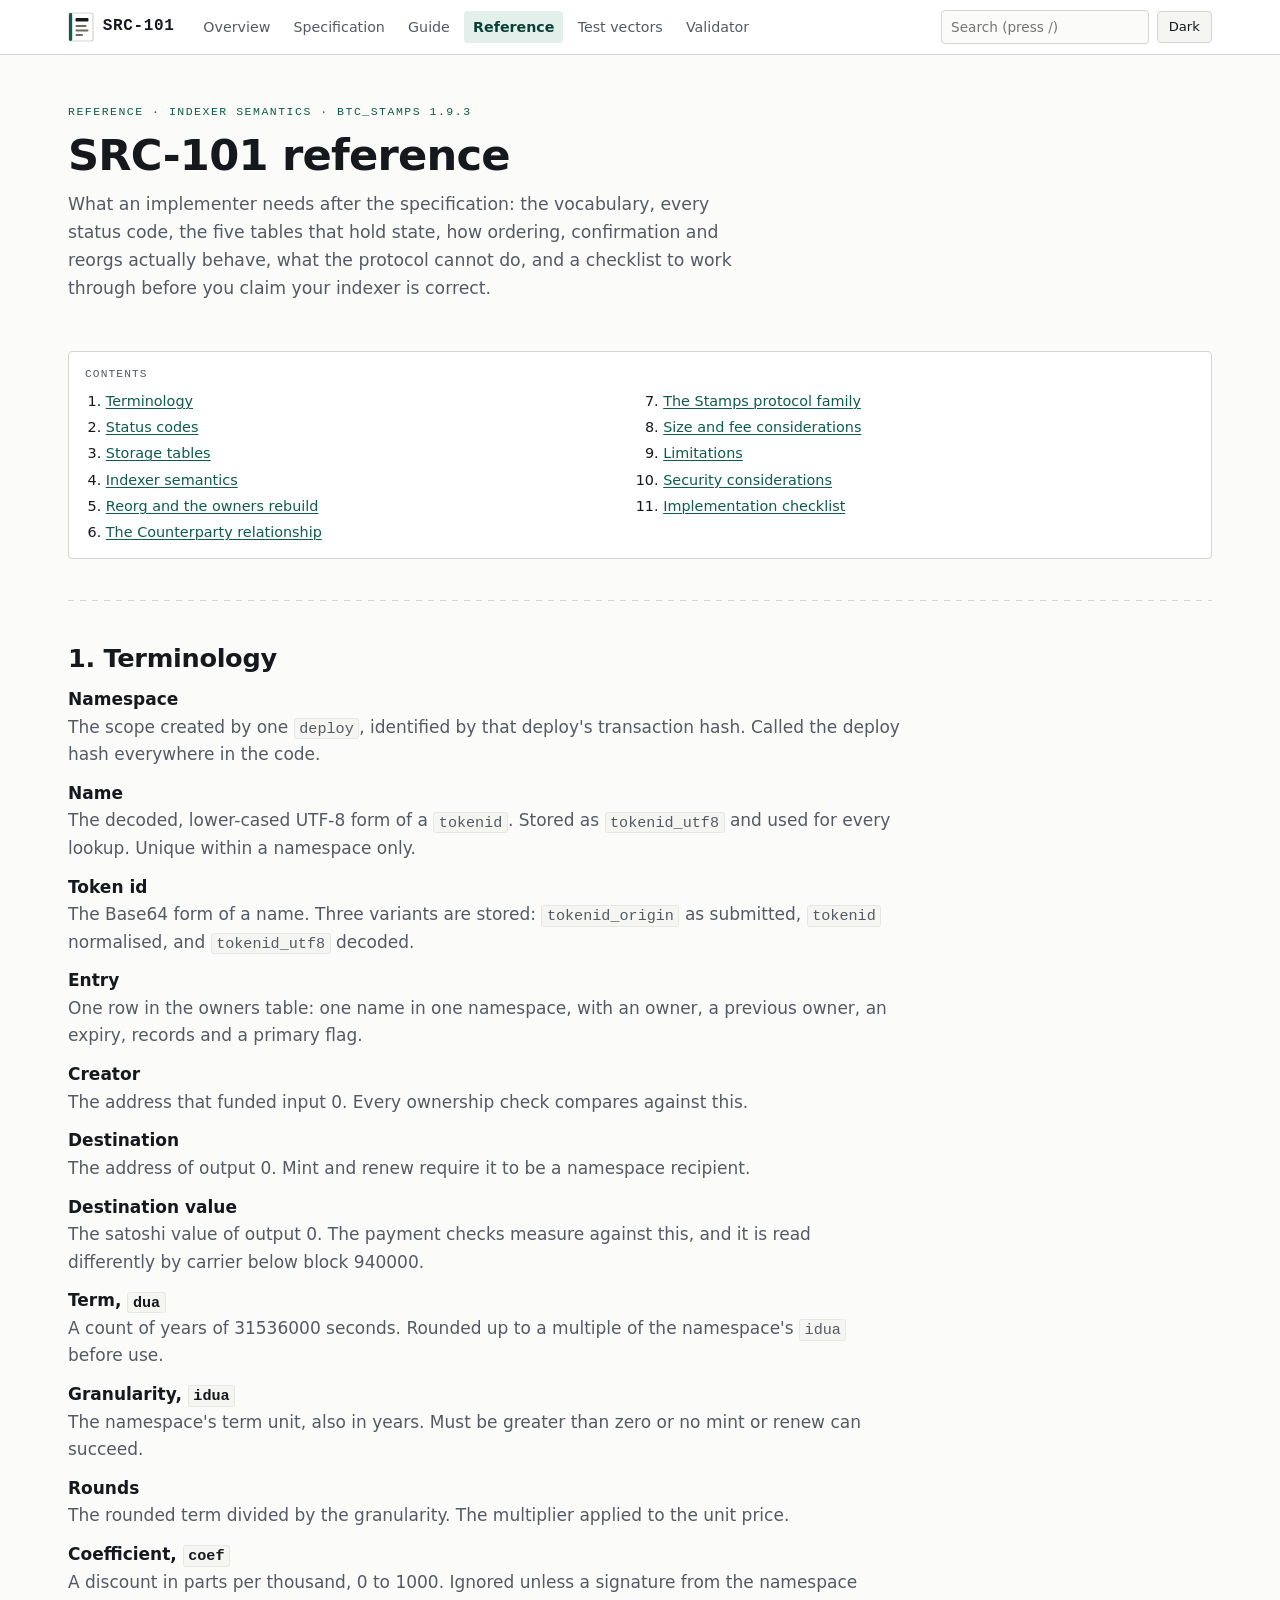
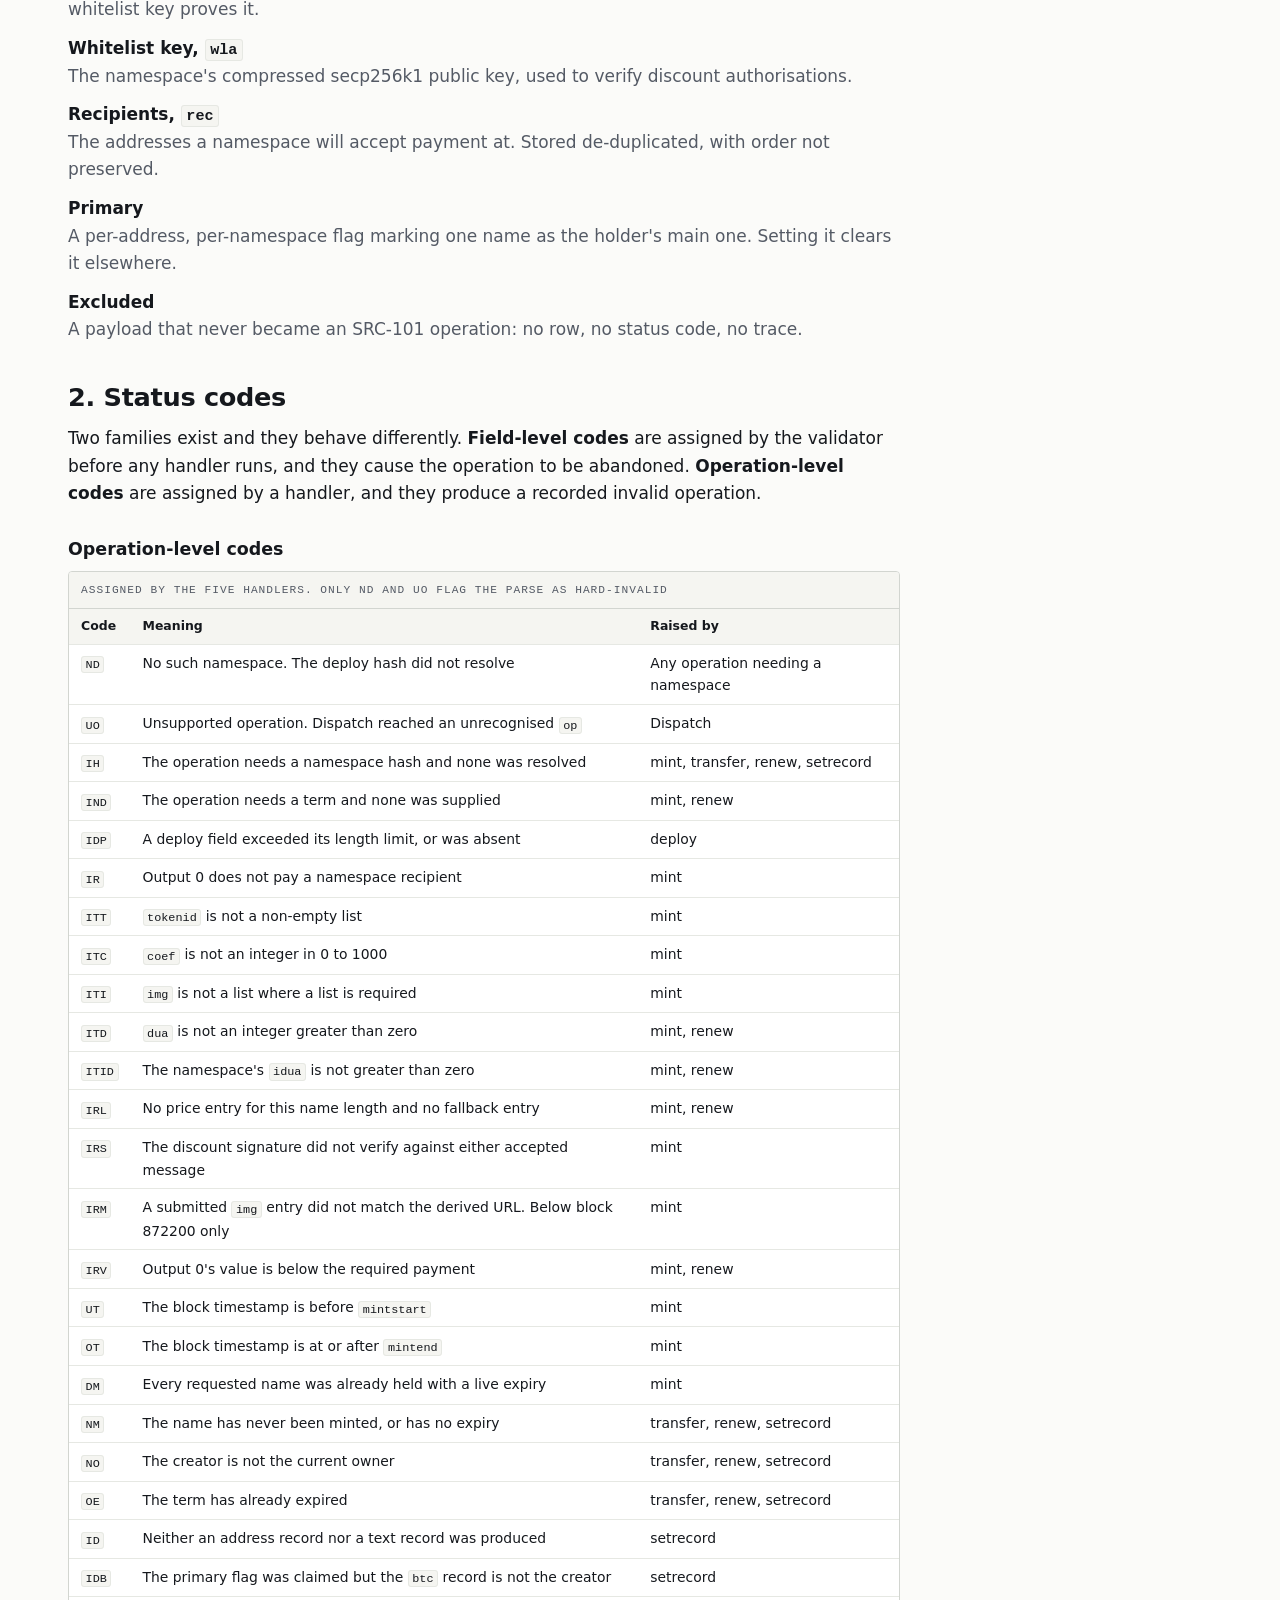
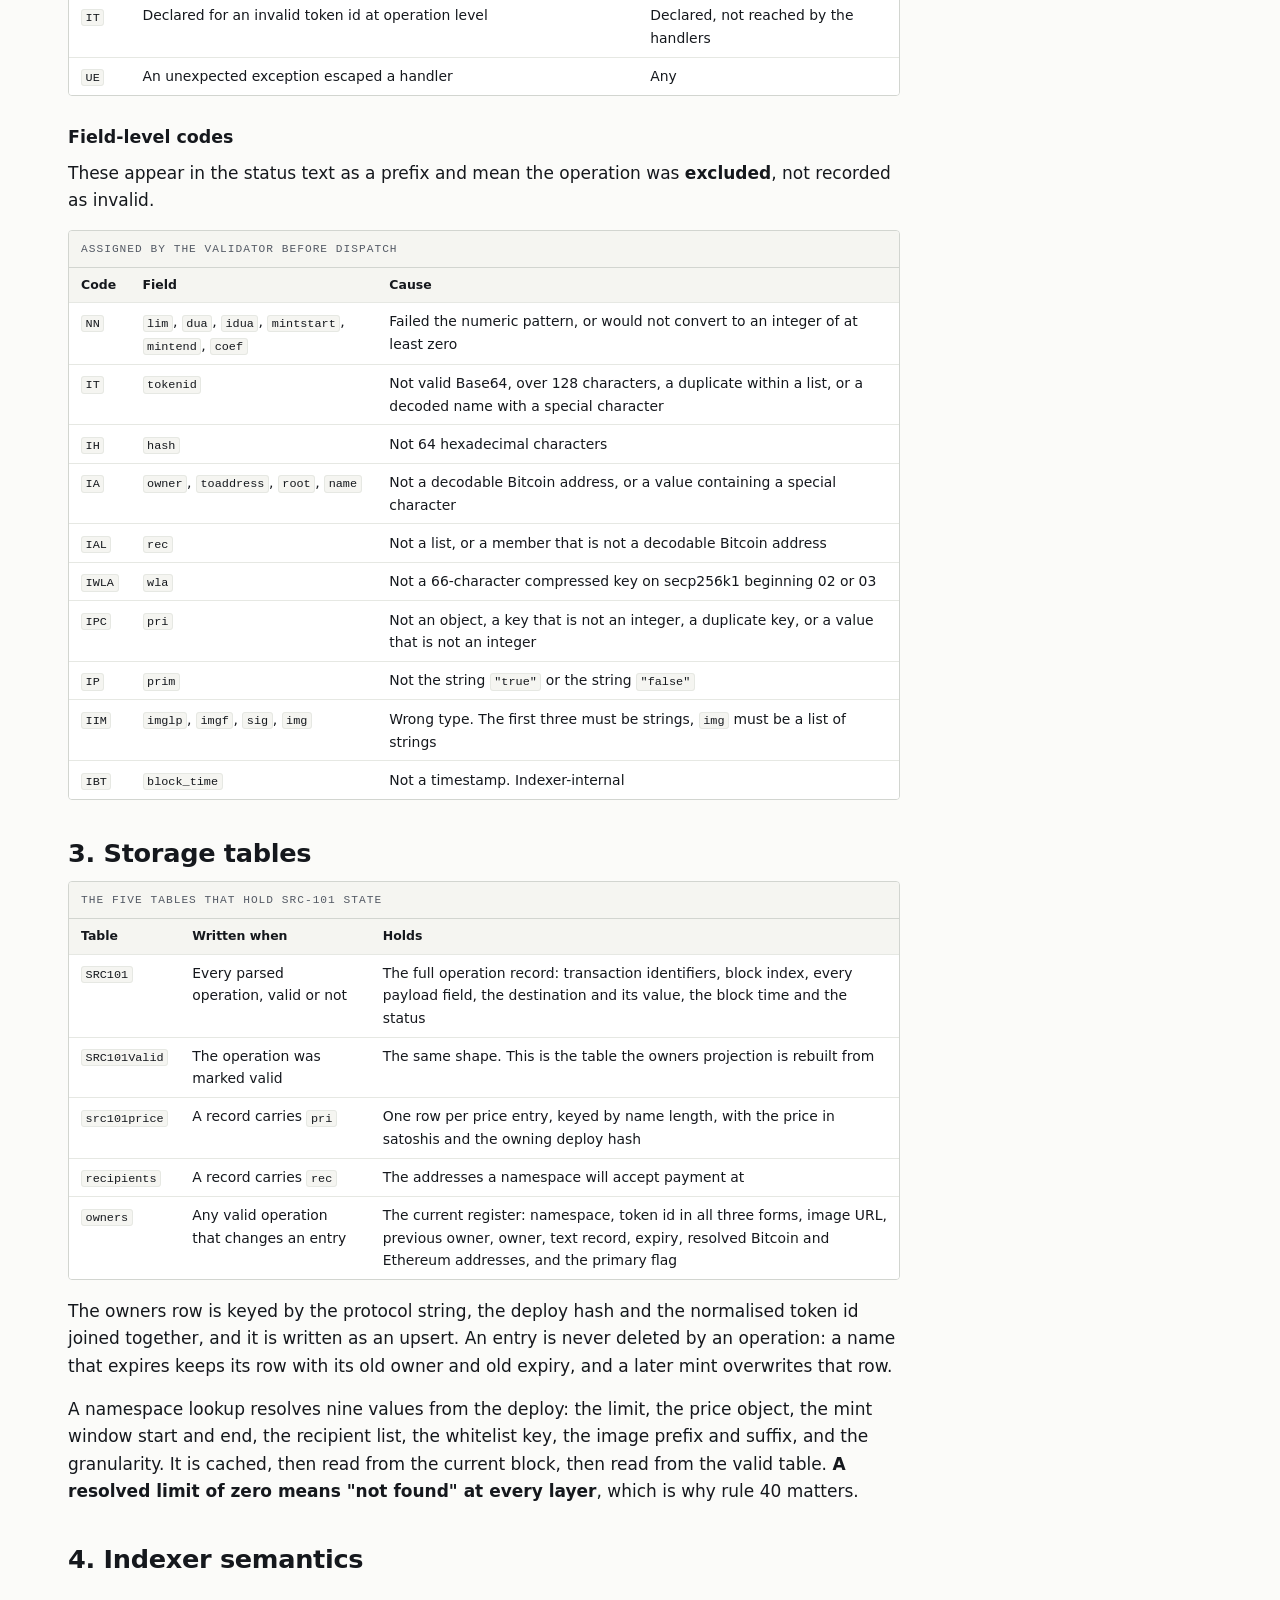
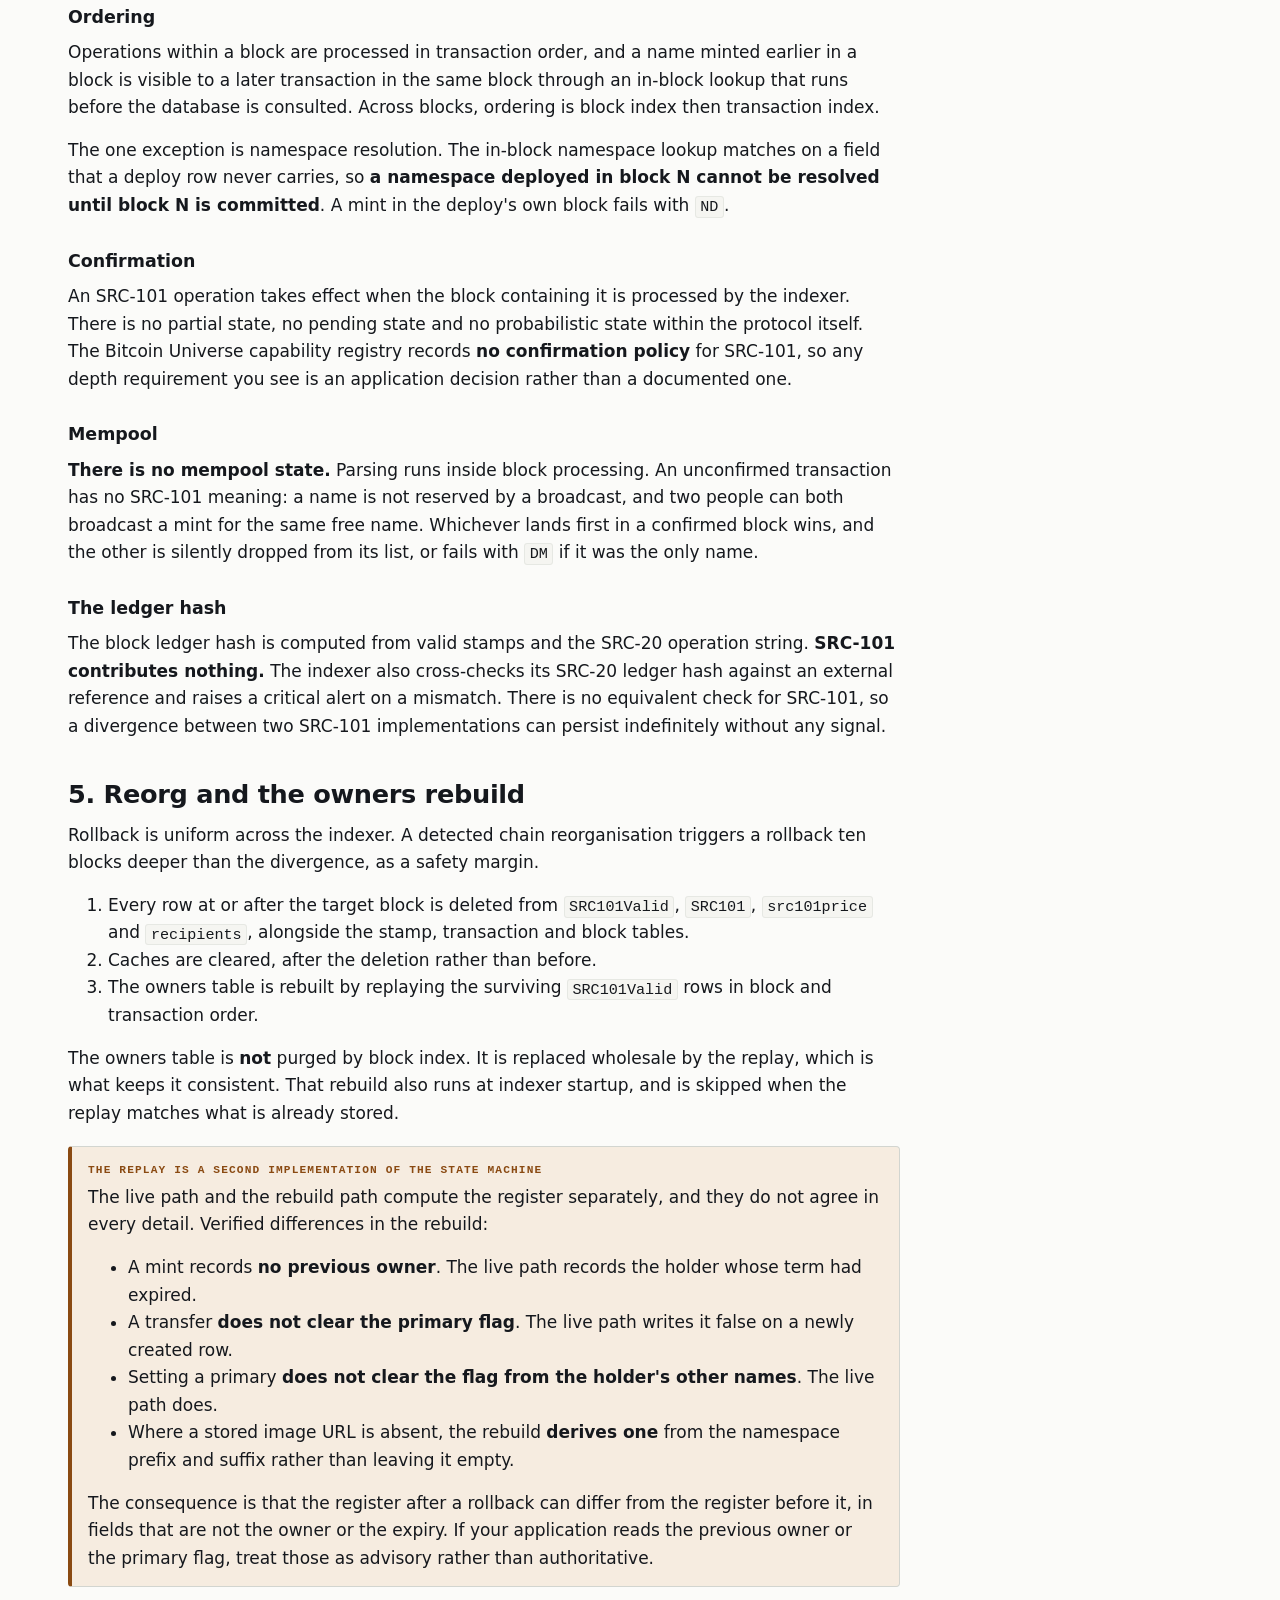
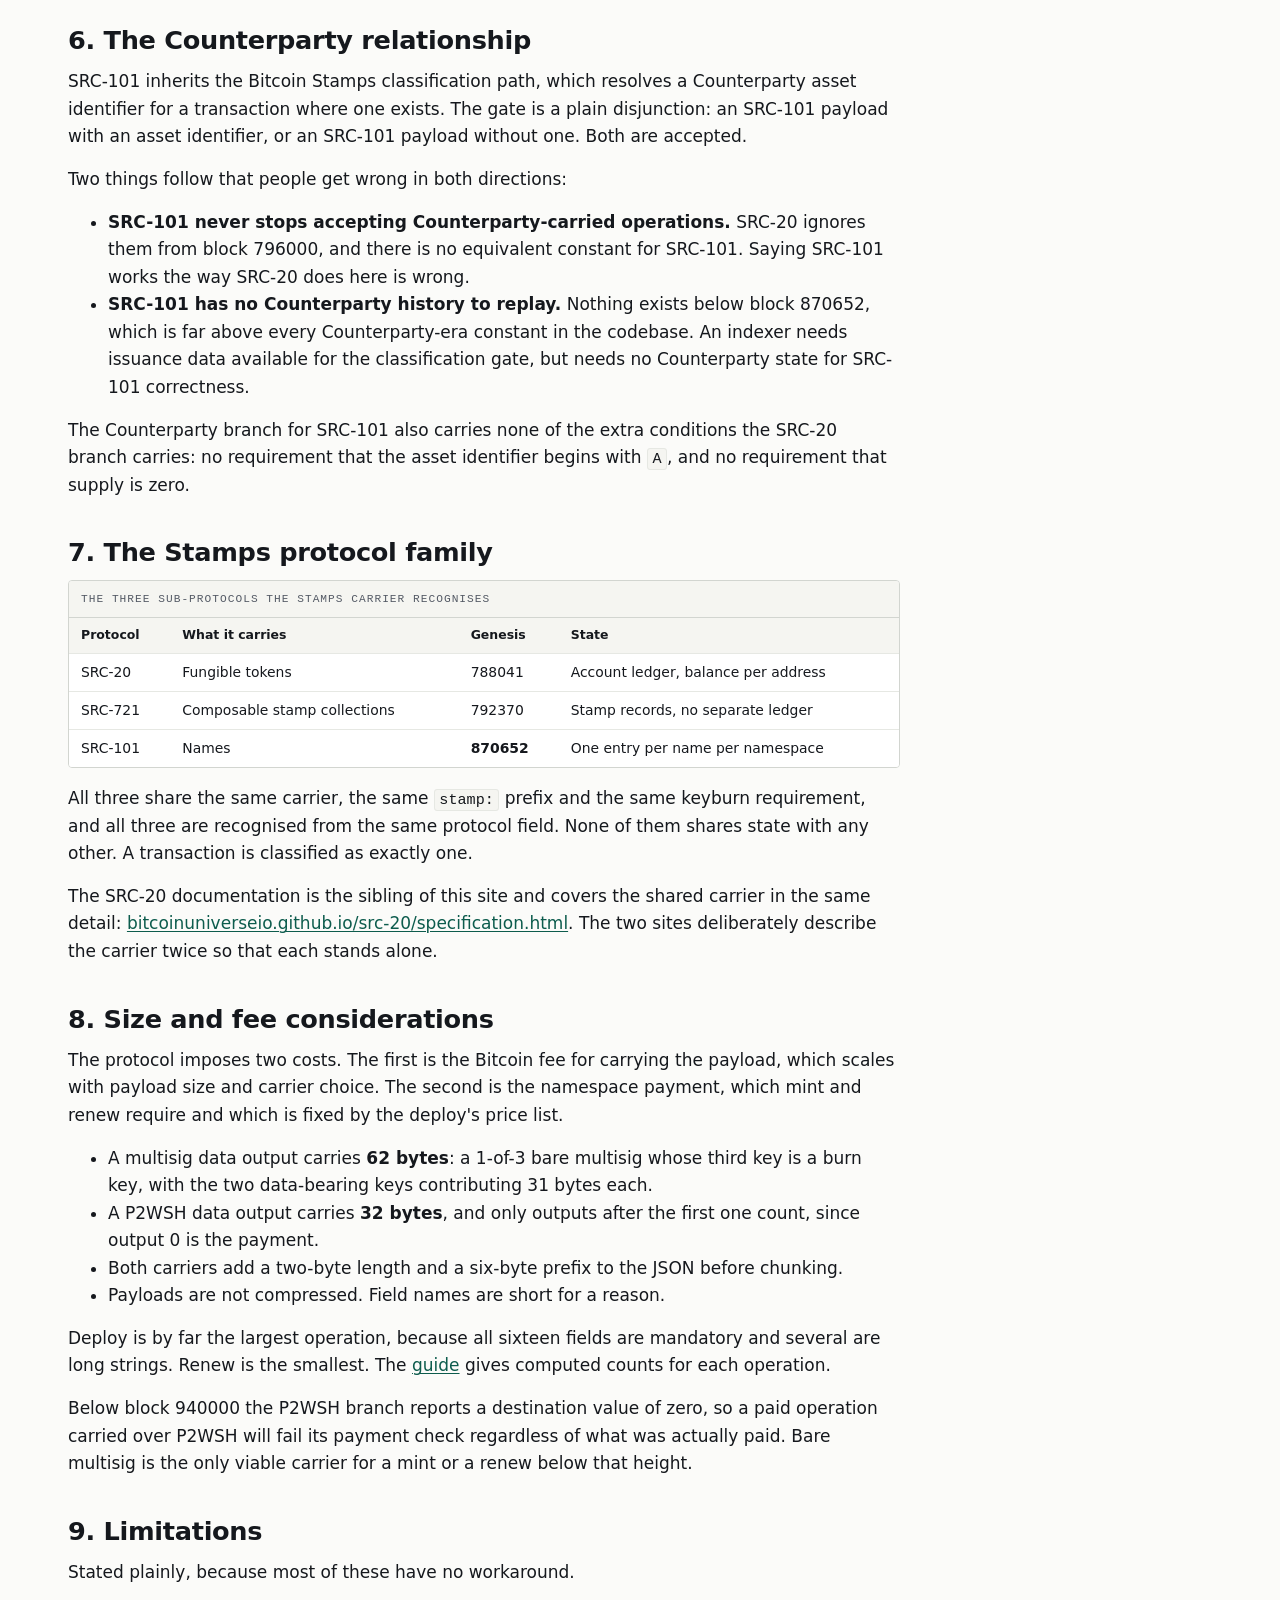
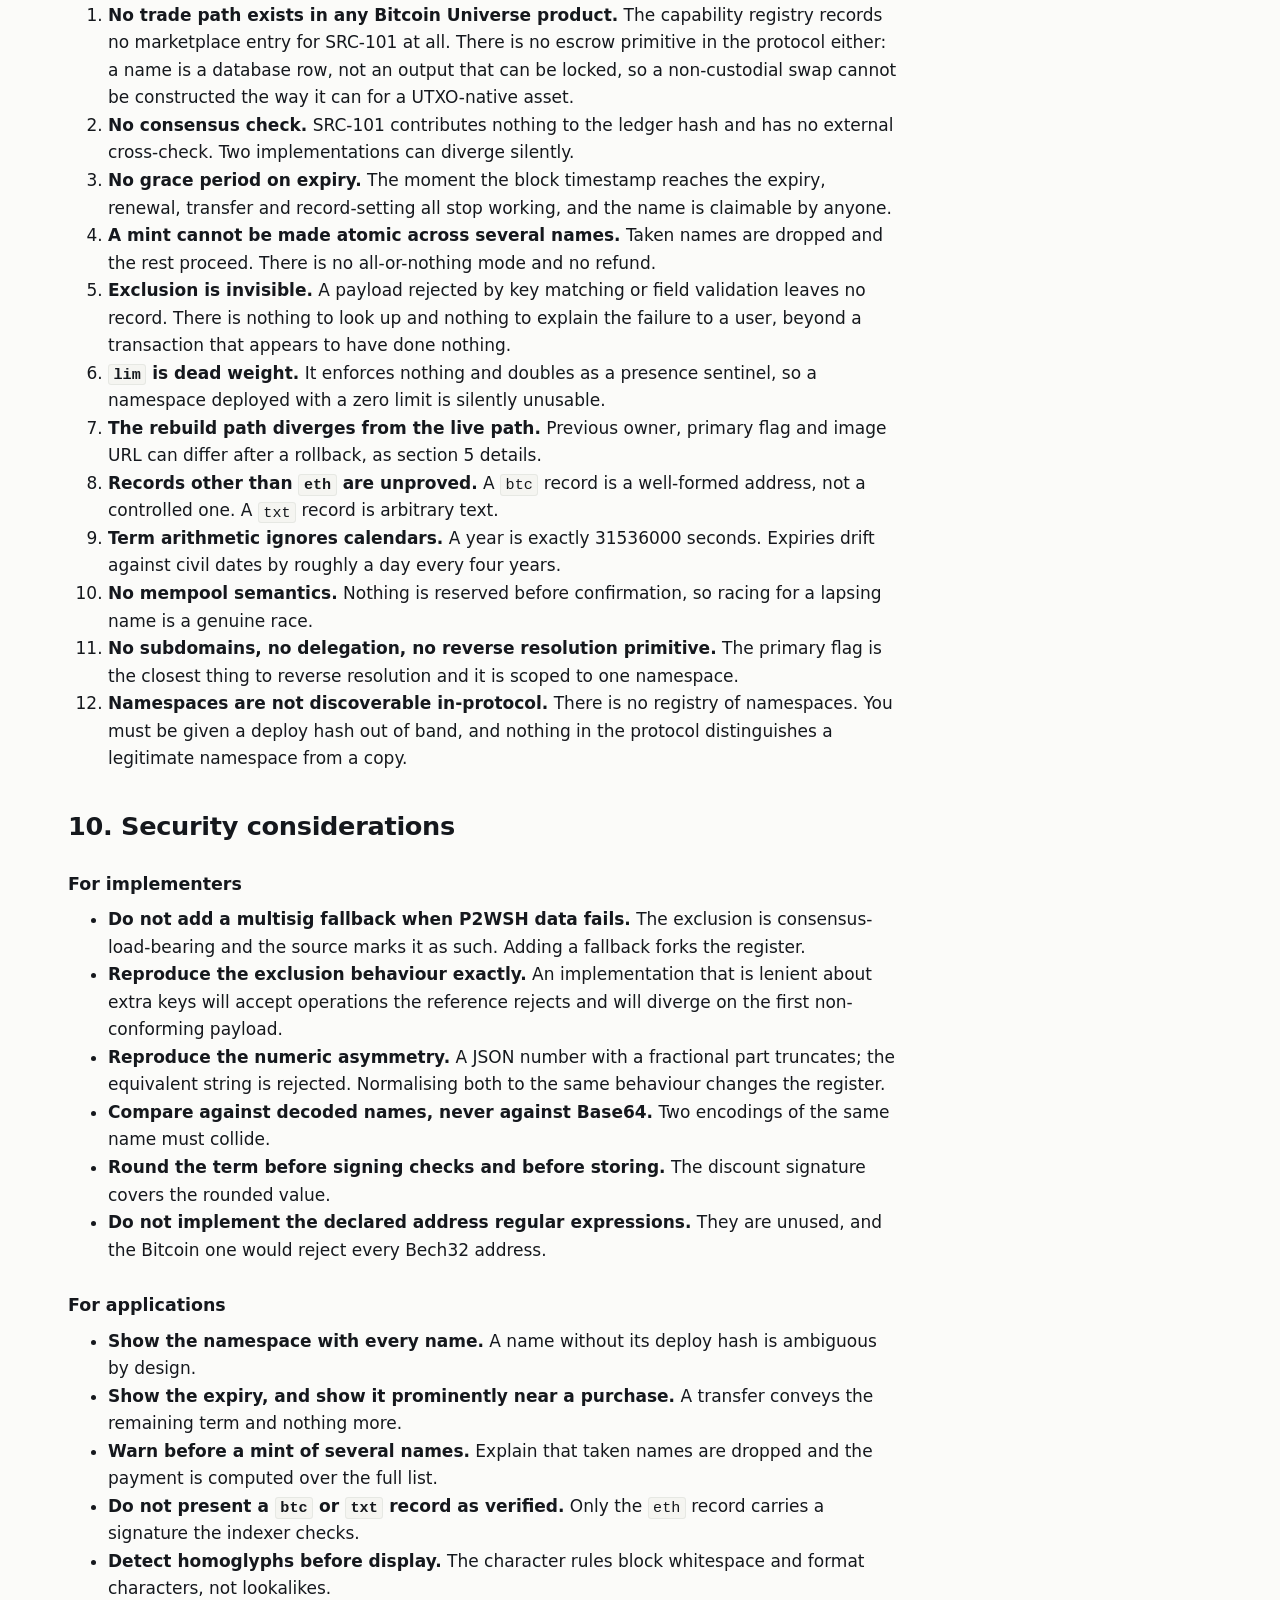
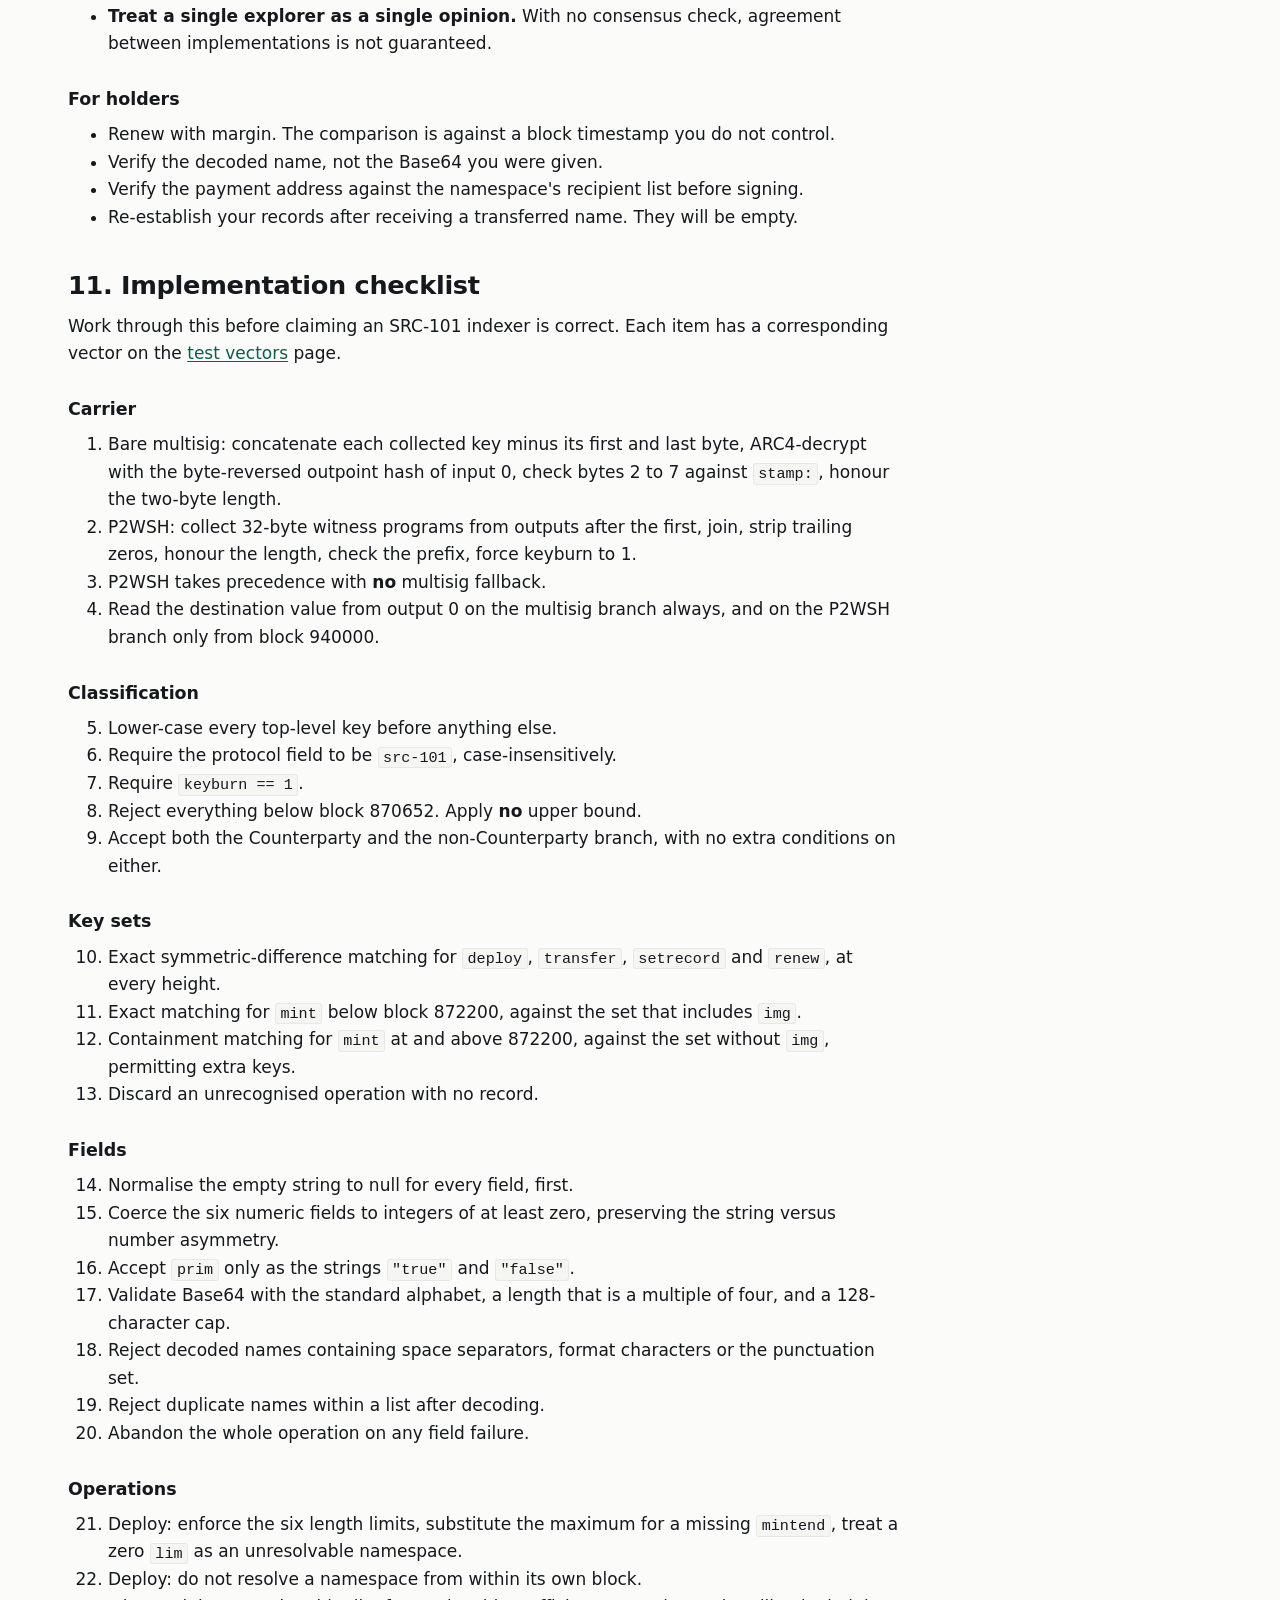
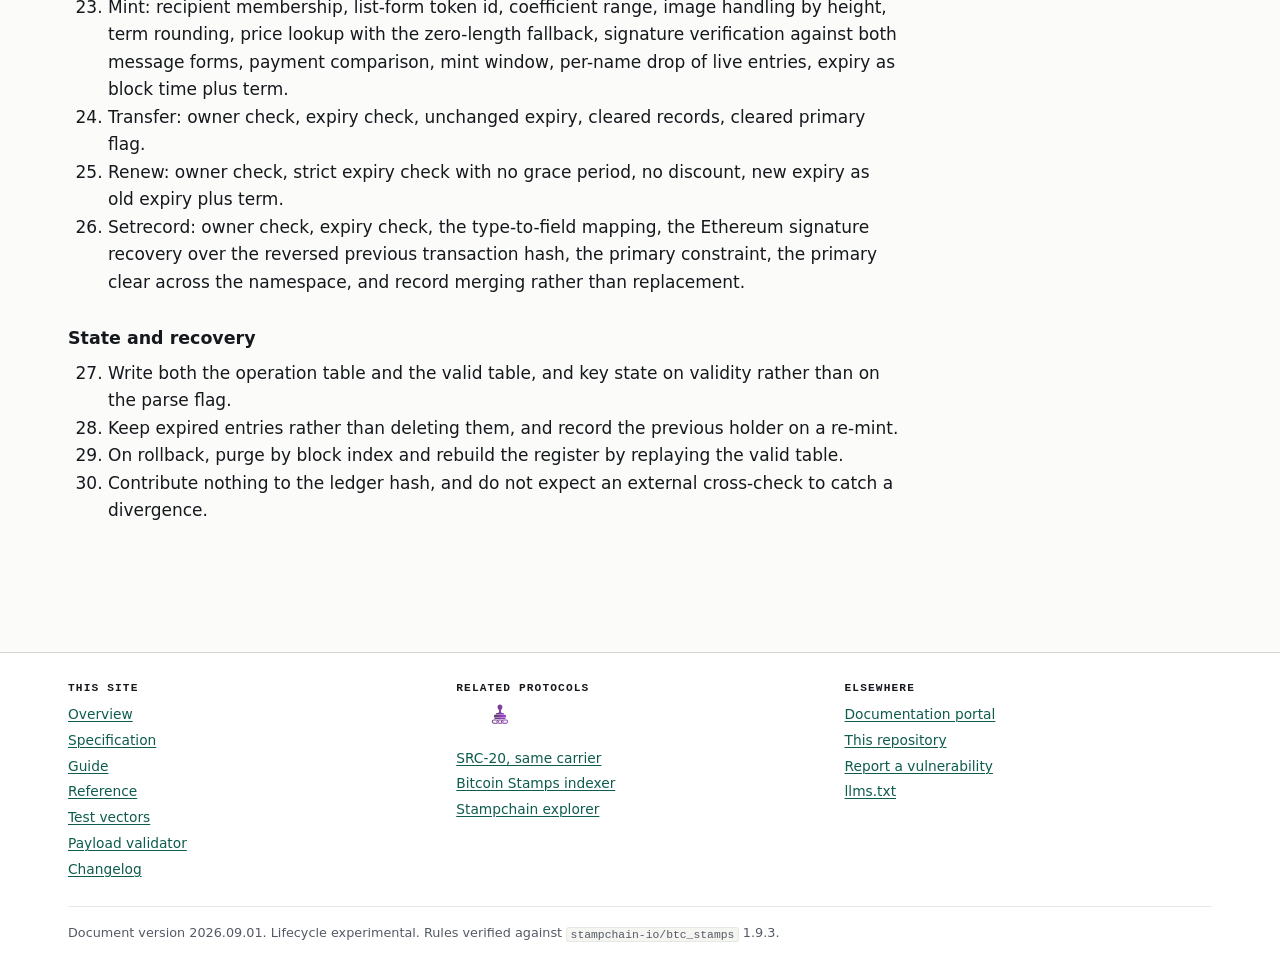
<file: reference.html>
<!doctype html>
<html lang="en">
<head>
<meta charset="utf-8">
<meta name="viewport" content="width=device-width, initial-scale=1">
<title>SRC-101 reference</title>
<meta name="description" content="SRC-101 terminology, status codes, storage tables, indexer semantics for ordering, confirmation, reorg and mempool, the Counterparty relationship, limitations, security considerations and an implementation checklist.">
<link rel="canonical" href="https://bitcoinuniverseio.github.io/src-101/reference.html">
<link rel="icon" href="assets/favicon.svg" type="image/svg+xml">
<link rel="stylesheet" href="assets/site.css">
<link rel="search-index" href="search-index.json">
<meta property="og:type" content="article">
<meta property="og:title" content="SRC-101 reference">
<meta property="og:description" content="Indexer semantics, status codes, storage tables, limitations and an implementation checklist for SRC-101.">
<meta property="og:url" content="https://bitcoinuniverseio.github.io/src-101/reference.html">
<meta property="og:image" content="https://bitcoinuniverseio.github.io/src-101/assets/og.svg">
<meta name="twitter:card" content="summary_large_image">
<script>try{var t=localStorage.getItem('src101-docs-theme');if(t==='dark'||t==='light')document.documentElement.setAttribute('data-theme',t);}catch(e){}</script>
</head>
<body>
<a class="skip-link" href="#main">Skip to content</a>

<header class="site-header">
  <div class="wrap header-inner">
    <a class="brand" href="index.html">
      <svg class="brand-mark" viewBox="0 0 26 30" aria-hidden="true" focusable="false">
        <rect x="1" y="1" width="24" height="28" rx="2" fill="var(--card)" stroke="var(--rule)" stroke-width="1.2"/>
        <rect x="1" y="1" width="3.2" height="28" rx="1.4" fill="var(--accent)"/>
        <rect x="7.5" y="6" width="13" height="3.4" rx="1" fill="var(--ink)"/>
        <rect x="7.5" y="13" width="11" height="1.9" rx=".9" fill="var(--lapsed)"/>
        <rect x="7.5" y="17.5" width="13" height="1.9" rx=".9" fill="var(--lapsed)"/>
        <rect x="7.5" y="22" width="7.5" height="1.9" rx=".9" fill="var(--lapsed)"/>
      </svg>
      <span>SRC-101</span>
    </a>
    <nav class="site-nav" aria-label="Primary">
      <ul>
        <li><a href="index.html">Overview</a></li>
        <li><a href="specification.html">Specification</a></li>
        <li><a href="guide.html">Guide</a></li>
        <li><a href="reference.html" aria-current="page">Reference</a></li>
        <li><a href="vectors.html">Test vectors</a></li>
        <li><a href="validator.html">Validator</a></li>
      </ul>
    </nav>
    <div class="header-tools">
      <form class="search" id="site-search" role="search" hidden>
        <label class="visually-hidden" for="q">Search the SRC-101 documentation</label>
        <input class="search-input" id="q" type="search" placeholder="Search (press /)" autocomplete="off">
        <ul class="search-results" id="search-results" aria-live="polite"></ul>
      </form>
      <button class="theme-toggle" id="theme-toggle" type="button" hidden>Dark</button>
    </div>
  </div>
</header>

<main id="main">
  <div class="wrap">

    <div class="hero">
      <p class="eyebrow">Reference &middot; Indexer semantics &middot; btc_stamps 1.9.3</p>
      <h1>SRC-101 reference</h1>
      <p class="lede">What an implementer needs after the specification: the vocabulary, every status code, the five tables that hold state, how ordering, confirmation and reorgs actually behave, what the protocol cannot do, and a checklist to work through before you claim your indexer is correct.</p>
    </div>

    <div class="toc">
      <p>Contents</p>
      <ol>
        <li><a href="#terms">Terminology</a></li>
        <li><a href="#statuses">Status codes</a></li>
        <li><a href="#tables">Storage tables</a></li>
        <li><a href="#semantics">Indexer semantics</a></li>
        <li><a href="#reorg">Reorg and the owners rebuild</a></li>
        <li><a href="#counterparty">The Counterparty relationship</a></li>
        <li><a href="#family">The Stamps protocol family</a></li>
        <li><a href="#size">Size and fee considerations</a></li>
        <li><a href="#limitations">Limitations</a></li>
        <li><a href="#security">Security considerations</a></li>
        <li><a href="#checklist">Implementation checklist</a></li>
      </ol>
    </div>

    <hr class="perf">

    <section id="terms" class="prose-wide">
      <h2>1. Terminology</h2>
      <dl class="terms">
        <dt>Namespace</dt>
        <dd>The scope created by one <code>deploy</code>, identified by that deploy's transaction hash. Called the deploy hash everywhere in the code.</dd>
        <dt>Name</dt>
        <dd>The decoded, lower-cased UTF-8 form of a <code>tokenid</code>. Stored as <code>tokenid_utf8</code> and used for every lookup. Unique within a namespace only.</dd>
        <dt>Token id</dt>
        <dd>The Base64 form of a name. Three variants are stored: <code>tokenid_origin</code> as submitted, <code>tokenid</code> normalised, and <code>tokenid_utf8</code> decoded.</dd>
        <dt>Entry</dt>
        <dd>One row in the owners table: one name in one namespace, with an owner, a previous owner, an expiry, records and a primary flag.</dd>
        <dt>Creator</dt>
        <dd>The address that funded input 0. Every ownership check compares against this.</dd>
        <dt>Destination</dt>
        <dd>The address of output 0. Mint and renew require it to be a namespace recipient.</dd>
        <dt>Destination value</dt>
        <dd>The satoshi value of output 0. The payment checks measure against this, and it is read differently by carrier below block 940000.</dd>
        <dt>Term, <code>dua</code></dt>
        <dd>A count of years of 31536000 seconds. Rounded up to a multiple of the namespace's <code>idua</code> before use.</dd>
        <dt>Granularity, <code>idua</code></dt>
        <dd>The namespace's term unit, also in years. Must be greater than zero or no mint or renew can succeed.</dd>
        <dt>Rounds</dt>
        <dd>The rounded term divided by the granularity. The multiplier applied to the unit price.</dd>
        <dt>Coefficient, <code>coef</code></dt>
        <dd>A discount in parts per thousand, 0 to 1000. Ignored unless a signature from the namespace whitelist key proves it.</dd>
        <dt>Whitelist key, <code>wla</code></dt>
        <dd>The namespace's compressed secp256k1 public key, used to verify discount authorisations.</dd>
        <dt>Recipients, <code>rec</code></dt>
        <dd>The addresses a namespace will accept payment at. Stored de-duplicated, with order not preserved.</dd>
        <dt>Primary</dt>
        <dd>A per-address, per-namespace flag marking one name as the holder's main one. Setting it clears it elsewhere.</dd>
        <dt>Excluded</dt>
        <dd>A payload that never became an SRC-101 operation: no row, no status code, no trace.</dd>
      </dl>
    </section>

    <section id="statuses" class="prose-wide">
      <h2>2. Status codes</h2>
      <p>Two families exist and they behave differently. <strong>Field-level codes</strong> are assigned by the validator before any handler runs, and they cause the operation to be abandoned. <strong>Operation-level codes</strong> are assigned by a handler, and they produce a recorded invalid operation.</p>

      <h3>Operation-level codes</h3>
      <div class="table-scroll">
        <table>
          <caption>Assigned by the five handlers. Only ND and UO flag the parse as hard-invalid</caption>
          <thead><tr><th scope="col">Code</th><th scope="col">Meaning</th><th scope="col">Raised by</th></tr></thead>
          <tbody>
            <tr><td><code>ND</code></td><td>No such namespace. The deploy hash did not resolve</td><td>Any operation needing a namespace</td></tr>
            <tr><td><code>UO</code></td><td>Unsupported operation. Dispatch reached an unrecognised <code>op</code></td><td>Dispatch</td></tr>
            <tr><td><code>IH</code></td><td>The operation needs a namespace hash and none was resolved</td><td>mint, transfer, renew, setrecord</td></tr>
            <tr><td><code>IND</code></td><td>The operation needs a term and none was supplied</td><td>mint, renew</td></tr>
            <tr><td><code>IDP</code></td><td>A deploy field exceeded its length limit, or was absent</td><td>deploy</td></tr>
            <tr><td><code>IR</code></td><td>Output 0 does not pay a namespace recipient</td><td>mint</td></tr>
            <tr><td><code>ITT</code></td><td><code>tokenid</code> is not a non-empty list</td><td>mint</td></tr>
            <tr><td><code>ITC</code></td><td><code>coef</code> is not an integer in 0 to 1000</td><td>mint</td></tr>
            <tr><td><code>ITI</code></td><td><code>img</code> is not a list where a list is required</td><td>mint</td></tr>
            <tr><td><code>ITD</code></td><td><code>dua</code> is not an integer greater than zero</td><td>mint, renew</td></tr>
            <tr><td><code>ITID</code></td><td>The namespace's <code>idua</code> is not greater than zero</td><td>mint, renew</td></tr>
            <tr><td><code>IRL</code></td><td>No price entry for this name length and no fallback entry</td><td>mint, renew</td></tr>
            <tr><td><code>IRS</code></td><td>The discount signature did not verify against either accepted message</td><td>mint</td></tr>
            <tr><td><code>IRM</code></td><td>A submitted <code>img</code> entry did not match the derived URL. Below block 872200 only</td><td>mint</td></tr>
            <tr><td><code>IRV</code></td><td>Output 0's value is below the required payment</td><td>mint, renew</td></tr>
            <tr><td><code>UT</code></td><td>The block timestamp is before <code>mintstart</code></td><td>mint</td></tr>
            <tr><td><code>OT</code></td><td>The block timestamp is at or after <code>mintend</code></td><td>mint</td></tr>
            <tr><td><code>DM</code></td><td>Every requested name was already held with a live expiry</td><td>mint</td></tr>
            <tr><td><code>NM</code></td><td>The name has never been minted, or has no expiry</td><td>transfer, renew, setrecord</td></tr>
            <tr><td><code>NO</code></td><td>The creator is not the current owner</td><td>transfer, renew, setrecord</td></tr>
            <tr><td><code>OE</code></td><td>The term has already expired</td><td>transfer, renew, setrecord</td></tr>
            <tr><td><code>ID</code></td><td>Neither an address record nor a text record was produced</td><td>setrecord</td></tr>
            <tr><td><code>IDB</code></td><td>The primary flag was claimed but the <code>btc</code> record is not the creator</td><td>setrecord</td></tr>
            <tr><td><code>IT</code></td><td>Declared for an invalid token id at operation level</td><td>Declared, not reached by the handlers</td></tr>
            <tr><td><code>UE</code></td><td>An unexpected exception escaped a handler</td><td>Any</td></tr>
          </tbody>
        </table>
      </div>

      <h3>Field-level codes</h3>
      <p>These appear in the status text as a prefix and mean the operation was <strong>excluded</strong>, not recorded as invalid.</p>
      <div class="table-scroll">
        <table>
          <caption>Assigned by the validator before dispatch</caption>
          <thead><tr><th scope="col">Code</th><th scope="col">Field</th><th scope="col">Cause</th></tr></thead>
          <tbody>
            <tr><td><code>NN</code></td><td><code>lim</code>, <code>dua</code>, <code>idua</code>, <code>mintstart</code>, <code>mintend</code>, <code>coef</code></td><td>Failed the numeric pattern, or would not convert to an integer of at least zero</td></tr>
            <tr><td><code>IT</code></td><td><code>tokenid</code></td><td>Not valid Base64, over 128 characters, a duplicate within a list, or a decoded name with a special character</td></tr>
            <tr><td><code>IH</code></td><td><code>hash</code></td><td>Not 64 hexadecimal characters</td></tr>
            <tr><td><code>IA</code></td><td><code>owner</code>, <code>toaddress</code>, <code>root</code>, <code>name</code></td><td>Not a decodable Bitcoin address, or a value containing a special character</td></tr>
            <tr><td><code>IAL</code></td><td><code>rec</code></td><td>Not a list, or a member that is not a decodable Bitcoin address</td></tr>
            <tr><td><code>IWLA</code></td><td><code>wla</code></td><td>Not a 66-character compressed key on secp256k1 beginning 02 or 03</td></tr>
            <tr><td><code>IPC</code></td><td><code>pri</code></td><td>Not an object, a key that is not an integer, a duplicate key, or a value that is not an integer</td></tr>
            <tr><td><code>IP</code></td><td><code>prim</code></td><td>Not the string <code>"true"</code> or the string <code>"false"</code></td></tr>
            <tr><td><code>IIM</code></td><td><code>imglp</code>, <code>imgf</code>, <code>sig</code>, <code>img</code></td><td>Wrong type. The first three must be strings, <code>img</code> must be a list of strings</td></tr>
            <tr><td><code>IBT</code></td><td><code>block_time</code></td><td>Not a timestamp. Indexer-internal</td></tr>
          </tbody>
        </table>
      </div>
    </section>

    <section id="tables" class="prose-wide">
      <h2>3. Storage tables</h2>
      <div class="table-scroll">
        <table>
          <caption>The five tables that hold SRC-101 state</caption>
          <thead><tr><th scope="col">Table</th><th scope="col">Written when</th><th scope="col">Holds</th></tr></thead>
          <tbody>
            <tr><td><code>SRC101</code></td><td>Every parsed operation, valid or not</td><td>The full operation record: transaction identifiers, block index, every payload field, the destination and its value, the block time and the status</td></tr>
            <tr><td><code>SRC101Valid</code></td><td>The operation was marked valid</td><td>The same shape. This is the table the owners projection is rebuilt from</td></tr>
            <tr><td><code>src101price</code></td><td>A record carries <code>pri</code></td><td>One row per price entry, keyed by name length, with the price in satoshis and the owning deploy hash</td></tr>
            <tr><td><code>recipients</code></td><td>A record carries <code>rec</code></td><td>The addresses a namespace will accept payment at</td></tr>
            <tr><td><code>owners</code></td><td>Any valid operation that changes an entry</td><td>The current register: namespace, token id in all three forms, image URL, previous owner, owner, text record, expiry, resolved Bitcoin and Ethereum addresses, and the primary flag</td></tr>
          </tbody>
        </table>
      </div>
      <p>The owners row is keyed by the protocol string, the deploy hash and the normalised token id joined together, and it is written as an upsert. An entry is never deleted by an operation: a name that expires keeps its row with its old owner and old expiry, and a later mint overwrites that row.</p>
      <p>A namespace lookup resolves nine values from the deploy: the limit, the price object, the mint window start and end, the recipient list, the whitelist key, the image prefix and suffix, and the granularity. It is cached, then read from the current block, then read from the valid table. <strong>A resolved limit of zero means "not found" at every layer</strong>, which is why rule 40 matters.</p>
    </section>

    <section id="semantics" class="prose-wide">
      <h2>4. Indexer semantics</h2>

      <h3>Ordering</h3>
      <p>Operations within a block are processed in transaction order, and a name minted earlier in a block is visible to a later transaction in the same block through an in-block lookup that runs before the database is consulted. Across blocks, ordering is block index then transaction index.</p>
      <p>The one exception is namespace resolution. The in-block namespace lookup matches on a field that a deploy row never carries, so <strong>a namespace deployed in block N cannot be resolved until block N is committed</strong>. A mint in the deploy's own block fails with <code>ND</code>.</p>

      <h3>Confirmation</h3>
      <p>An SRC-101 operation takes effect when the block containing it is processed by the indexer. There is no partial state, no pending state and no probabilistic state within the protocol itself. The Bitcoin Universe capability registry records <strong>no confirmation policy</strong> for SRC-101, so any depth requirement you see is an application decision rather than a documented one.</p>

      <h3>Mempool</h3>
      <p><strong>There is no mempool state.</strong> Parsing runs inside block processing. An unconfirmed transaction has no SRC-101 meaning: a name is not reserved by a broadcast, and two people can both broadcast a mint for the same free name. Whichever lands first in a confirmed block wins, and the other is silently dropped from its list, or fails with <code>DM</code> if it was the only name.</p>

      <h3>The ledger hash</h3>
      <p>The block ledger hash is computed from valid stamps and the SRC-20 operation string. <strong>SRC-101 contributes nothing.</strong> The indexer also cross-checks its SRC-20 ledger hash against an external reference and raises a critical alert on a mismatch. There is no equivalent check for SRC-101, so a divergence between two SRC-101 implementations can persist indefinitely without any signal.</p>
    </section>

    <section id="reorg" class="prose-wide">
      <h2>5. Reorg and the owners rebuild</h2>
      <p>Rollback is uniform across the indexer. A detected chain reorganisation triggers a rollback ten blocks deeper than the divergence, as a safety margin.</p>
      <ol>
        <li>Every row at or after the target block is deleted from <code>SRC101Valid</code>, <code>SRC101</code>, <code>src101price</code> and <code>recipients</code>, alongside the stamp, transaction and block tables.</li>
        <li>Caches are cleared, after the deletion rather than before.</li>
        <li>The owners table is rebuilt by replaying the surviving <code>SRC101Valid</code> rows in block and transaction order.</li>
      </ol>
      <p>The owners table is <strong>not</strong> purged by block index. It is replaced wholesale by the replay, which is what keeps it consistent. That rebuild also runs at indexer startup, and is skipped when the replay matches what is already stored.</p>

      <div class="note note-warn">
        <span class="note-title">The replay is a second implementation of the state machine</span>
        <p>The live path and the rebuild path compute the register separately, and they do not agree in every detail. Verified differences in the rebuild:</p>
        <ul>
          <li>A mint records <strong>no previous owner</strong>. The live path records the holder whose term had expired.</li>
          <li>A transfer <strong>does not clear the primary flag</strong>. The live path writes it false on a newly created row.</li>
          <li>Setting a primary <strong>does not clear the flag from the holder's other names</strong>. The live path does.</li>
          <li>Where a stored image URL is absent, the rebuild <strong>derives one</strong> from the namespace prefix and suffix rather than leaving it empty.</li>
        </ul>
        <p>The consequence is that the register after a rollback can differ from the register before it, in fields that are not the owner or the expiry. If your application reads the previous owner or the primary flag, treat those as advisory rather than authoritative.</p>
      </div>
    </section>

    <section id="counterparty" class="prose-wide">
      <h2>6. The Counterparty relationship</h2>
      <p>SRC-101 inherits the Bitcoin Stamps classification path, which resolves a Counterparty asset identifier for a transaction where one exists. The gate is a plain disjunction: an SRC-101 payload with an asset identifier, or an SRC-101 payload without one. Both are accepted.</p>
      <p>Two things follow that people get wrong in both directions:</p>
      <ul>
        <li><strong>SRC-101 never stops accepting Counterparty-carried operations.</strong> SRC-20 ignores them from block 796000, and there is no equivalent constant for SRC-101. Saying SRC-101 works the way SRC-20 does here is wrong.</li>
        <li><strong>SRC-101 has no Counterparty history to replay.</strong> Nothing exists below block 870652, which is far above every Counterparty-era constant in the codebase. An indexer needs issuance data available for the classification gate, but needs no Counterparty state for SRC-101 correctness.</li>
      </ul>
      <p>The Counterparty branch for SRC-101 also carries none of the extra conditions the SRC-20 branch carries: no requirement that the asset identifier begins with <code>A</code>, and no requirement that supply is zero.</p>
    </section>

    <section id="family" class="prose-wide">
      <h2>7. The Stamps protocol family</h2>
      <div class="table-scroll">
        <table>
          <caption>The three sub-protocols the Stamps carrier recognises</caption>
          <thead><tr><th scope="col">Protocol</th><th scope="col">What it carries</th><th scope="col">Genesis</th><th scope="col">State</th></tr></thead>
          <tbody>
            <tr><td>SRC-20</td><td>Fungible tokens</td><td>788041</td><td>Account ledger, balance per address</td></tr>
            <tr><td>SRC-721</td><td>Composable stamp collections</td><td>792370</td><td>Stamp records, no separate ledger</td></tr>
            <tr><td>SRC-101</td><td>Names</td><td><strong>870652</strong></td><td>One entry per name per namespace</td></tr>
          </tbody>
        </table>
      </div>
      <p>All three share the same carrier, the same <code>stamp:</code> prefix and the same keyburn requirement, and all three are recognised from the same protocol field. None of them shares state with any other. A transaction is classified as exactly one.</p>
      <p>The SRC-20 documentation is the sibling of this site and covers the shared carrier in the same detail: <a href="https://bitcoinuniverseio.github.io/src-20/specification.html">bitcoinuniverseio.github.io/src-20/specification.html</a>. The two sites deliberately describe the carrier twice so that each stands alone.</p>
    </section>

    <section id="size" class="prose-wide">
      <h2>8. Size and fee considerations</h2>
      <p>The protocol imposes two costs. The first is the Bitcoin fee for carrying the payload, which scales with payload size and carrier choice. The second is the namespace payment, which mint and renew require and which is fixed by the deploy's price list.</p>
      <ul>
        <li>A multisig data output carries <strong>62 bytes</strong>: a 1-of-3 bare multisig whose third key is a burn key, with the two data-bearing keys contributing 31 bytes each.</li>
        <li>A P2WSH data output carries <strong>32 bytes</strong>, and only outputs after the first one count, since output 0 is the payment.</li>
        <li>Both carriers add a two-byte length and a six-byte prefix to the JSON before chunking.</li>
        <li>Payloads are not compressed. Field names are short for a reason.</li>
      </ul>
      <p>Deploy is by far the largest operation, because all sixteen fields are mandatory and several are long strings. Renew is the smallest. The <a href="guide.html#framing">guide</a> gives computed counts for each operation.</p>
      <p>Below block 940000 the P2WSH branch reports a destination value of zero, so a paid operation carried over P2WSH will fail its payment check regardless of what was actually paid. Bare multisig is the only viable carrier for a mint or a renew below that height.</p>
    </section>

    <section id="limitations" class="prose-wide">
      <h2>9. Limitations</h2>
      <p>Stated plainly, because most of these have no workaround.</p>
      <ol>
        <li><strong>No trade path exists in any Bitcoin Universe product.</strong> The capability registry records no marketplace entry for SRC-101 at all. There is no escrow primitive in the protocol either: a name is a database row, not an output that can be locked, so a non-custodial swap cannot be constructed the way it can for a UTXO-native asset.</li>
        <li><strong>No consensus check.</strong> SRC-101 contributes nothing to the ledger hash and has no external cross-check. Two implementations can diverge silently.</li>
        <li><strong>No grace period on expiry.</strong> The moment the block timestamp reaches the expiry, renewal, transfer and record-setting all stop working, and the name is claimable by anyone.</li>
        <li><strong>A mint cannot be made atomic across several names.</strong> Taken names are dropped and the rest proceed. There is no all-or-nothing mode and no refund.</li>
        <li><strong>Exclusion is invisible.</strong> A payload rejected by key matching or field validation leaves no record. There is nothing to look up and nothing to explain the failure to a user, beyond a transaction that appears to have done nothing.</li>
        <li><strong><code>lim</code> is dead weight.</strong> It enforces nothing and doubles as a presence sentinel, so a namespace deployed with a zero limit is silently unusable.</li>
        <li><strong>The rebuild path diverges from the live path.</strong> Previous owner, primary flag and image URL can differ after a rollback, as section 5 details.</li>
        <li><strong>Records other than <code>eth</code> are unproved.</strong> A <code>btc</code> record is a well-formed address, not a controlled one. A <code>txt</code> record is arbitrary text.</li>
        <li><strong>Term arithmetic ignores calendars.</strong> A year is exactly 31536000 seconds. Expiries drift against civil dates by roughly a day every four years.</li>
        <li><strong>No mempool semantics.</strong> Nothing is reserved before confirmation, so racing for a lapsing name is a genuine race.</li>
        <li><strong>No subdomains, no delegation, no reverse resolution primitive.</strong> The primary flag is the closest thing to reverse resolution and it is scoped to one namespace.</li>
        <li><strong>Namespaces are not discoverable in-protocol.</strong> There is no registry of namespaces. You must be given a deploy hash out of band, and nothing in the protocol distinguishes a legitimate namespace from a copy.</li>
      </ol>
    </section>

    <section id="security" class="prose-wide">
      <h2>10. Security considerations</h2>

      <h3>For implementers</h3>
      <ul>
        <li><strong>Do not add a multisig fallback when P2WSH data fails.</strong> The exclusion is consensus-load-bearing and the source marks it as such. Adding a fallback forks the register.</li>
        <li><strong>Reproduce the exclusion behaviour exactly.</strong> An implementation that is lenient about extra keys will accept operations the reference rejects and will diverge on the first non-conforming payload.</li>
        <li><strong>Reproduce the numeric asymmetry.</strong> A JSON number with a fractional part truncates; the equivalent string is rejected. Normalising both to the same behaviour changes the register.</li>
        <li><strong>Compare against decoded names, never against Base64.</strong> Two encodings of the same name must collide.</li>
        <li><strong>Round the term before signing checks and before storing.</strong> The discount signature covers the rounded value.</li>
        <li><strong>Do not implement the declared address regular expressions.</strong> They are unused, and the Bitcoin one would reject every Bech32 address.</li>
      </ul>

      <h3>For applications</h3>
      <ul>
        <li><strong>Show the namespace with every name.</strong> A name without its deploy hash is ambiguous by design.</li>
        <li><strong>Show the expiry, and show it prominently near a purchase.</strong> A transfer conveys the remaining term and nothing more.</li>
        <li><strong>Warn before a mint of several names.</strong> Explain that taken names are dropped and the payment is computed over the full list.</li>
        <li><strong>Do not present a <code>btc</code> or <code>txt</code> record as verified.</strong> Only the <code>eth</code> record carries a signature the indexer checks.</li>
        <li><strong>Detect homoglyphs before display.</strong> The character rules block whitespace and format characters, not lookalikes.</li>
        <li><strong>Treat a single explorer as a single opinion.</strong> With no consensus check, agreement between implementations is not guaranteed.</li>
      </ul>

      <h3>For holders</h3>
      <ul>
        <li>Renew with margin. The comparison is against a block timestamp you do not control.</li>
        <li>Verify the decoded name, not the Base64 you were given.</li>
        <li>Verify the payment address against the namespace's recipient list before signing.</li>
        <li>Re-establish your records after receiving a transferred name. They will be empty.</li>
      </ul>
    </section>

    <section id="checklist" class="prose-wide">
      <h2>11. Implementation checklist</h2>
      <p>Work through this before claiming an SRC-101 indexer is correct. Each item has a corresponding vector on the <a href="vectors.html">test vectors</a> page.</p>

      <h3>Carrier</h3>
      <ol>
        <li>Bare multisig: concatenate each collected key minus its first and last byte, ARC4-decrypt with the byte-reversed outpoint hash of input 0, check bytes 2 to 7 against <code>stamp:</code>, honour the two-byte length.</li>
        <li>P2WSH: collect 32-byte witness programs from outputs after the first, join, strip trailing zeros, honour the length, check the prefix, force keyburn to 1.</li>
        <li>P2WSH takes precedence with <strong>no</strong> multisig fallback.</li>
        <li>Read the destination value from output 0 on the multisig branch always, and on the P2WSH branch only from block 940000.</li>
      </ol>

      <h3>Classification</h3>
      <ol start="5">
        <li>Lower-case every top-level key before anything else.</li>
        <li>Require the protocol field to be <code>src-101</code>, case-insensitively.</li>
        <li>Require <code>keyburn == 1</code>.</li>
        <li>Reject everything below block 870652. Apply <strong>no</strong> upper bound.</li>
        <li>Accept both the Counterparty and the non-Counterparty branch, with no extra conditions on either.</li>
      </ol>

      <h3>Key sets</h3>
      <ol start="10">
        <li>Exact symmetric-difference matching for <code>deploy</code>, <code>transfer</code>, <code>setrecord</code> and <code>renew</code>, at every height.</li>
        <li>Exact matching for <code>mint</code> below block 872200, against the set that includes <code>img</code>.</li>
        <li>Containment matching for <code>mint</code> at and above 872200, against the set without <code>img</code>, permitting extra keys.</li>
        <li>Discard an unrecognised operation with no record.</li>
      </ol>

      <h3>Fields</h3>
      <ol start="14">
        <li>Normalise the empty string to null for every field, first.</li>
        <li>Coerce the six numeric fields to integers of at least zero, preserving the string versus number asymmetry.</li>
        <li>Accept <code>prim</code> only as the strings <code>"true"</code> and <code>"false"</code>.</li>
        <li>Validate Base64 with the standard alphabet, a length that is a multiple of four, and a 128-character cap.</li>
        <li>Reject decoded names containing space separators, format characters or the punctuation set.</li>
        <li>Reject duplicate names within a list after decoding.</li>
        <li>Abandon the whole operation on any field failure.</li>
      </ol>

      <h3>Operations</h3>
      <ol start="21">
        <li>Deploy: enforce the six length limits, substitute the maximum for a missing <code>mintend</code>, treat a zero <code>lim</code> as an unresolvable namespace.</li>
        <li>Deploy: do not resolve a namespace from within its own block.</li>
        <li>Mint: recipient membership, list-form token id, coefficient range, image handling by height, term rounding, price lookup with the zero-length fallback, signature verification against both message forms, payment comparison, mint window, per-name drop of live entries, expiry as block time plus term.</li>
        <li>Transfer: owner check, expiry check, unchanged expiry, cleared records, cleared primary flag.</li>
        <li>Renew: owner check, strict expiry check with no grace period, no discount, new expiry as old expiry plus term.</li>
        <li>Setrecord: owner check, expiry check, the type-to-field mapping, the Ethereum signature recovery over the reversed previous transaction hash, the primary constraint, the primary clear across the namespace, and record merging rather than replacement.</li>
      </ol>

      <h3>State and recovery</h3>
      <ol start="27">
        <li>Write both the operation table and the valid table, and key state on validity rather than on the parse flag.</li>
        <li>Keep expired entries rather than deleting them, and record the previous holder on a re-mint.</li>
        <li>On rollback, purge by block index and rebuild the register by replaying the valid table.</li>
        <li>Contribute nothing to the ledger hash, and do not expect an external cross-check to catch a divergence.</li>
      </ol>
    </section>
  </div>
</main>

<footer class="site-footer">
  <div class="wrap">
    <div class="footer-grid">
      <div>
        <h2>This site</h2>
        <ul>
          <li><a href="index.html">Overview</a></li>
          <li><a href="specification.html">Specification</a></li>
          <li><a href="guide.html">Guide</a></li>
          <li><a href="reference.html">Reference</a></li>
          <li><a href="vectors.html">Test vectors</a></li>
          <li><a href="validator.html">Payload validator</a></li>
          <li><a href="changelog.html">Changelog</a></li>
        </ul>
      </div>
      <div>
        <h2>Related protocols</h2>
        <p><img src="assets/stampchain-logo-480.svg" alt="" width="88" height="22" style="opacity:.75"></p>
        <ul>
          <li><a href="https://bitcoinuniverseio.github.io/src-20/">SRC-20, same carrier</a></li>
          <li><a href="https://github.com/stampchain-io/btc_stamps">Bitcoin Stamps indexer</a></li>
          <li><a href="https://stampchain.io/">Stampchain explorer</a></li>
        </ul>
      </div>
      <div>
        <h2>Elsewhere</h2>
        <ul>
          <li><a href="https://docs.bitcoinuniverse.io">Documentation portal</a></li>
          <li><a href="https://github.com/bitcoinuniverseio/src-101">This repository</a></li>
          <li><a href="https://github.com/bitcoinuniverseio/src-101/security/advisories/new">Report a vulnerability</a></li>
          <li><a href="llms.txt">llms.txt</a></li>
        </ul>
      </div>
    </div>
    <div class="colophon">
      <p>Document version 2026.09.01. Lifecycle experimental. Rules verified against <code>stampchain-io/btc_stamps</code> 1.9.3.</p>
    </div>
  </div>
</footer>

<script src="assets/site.js"></script>
</body>
</html>
</file>
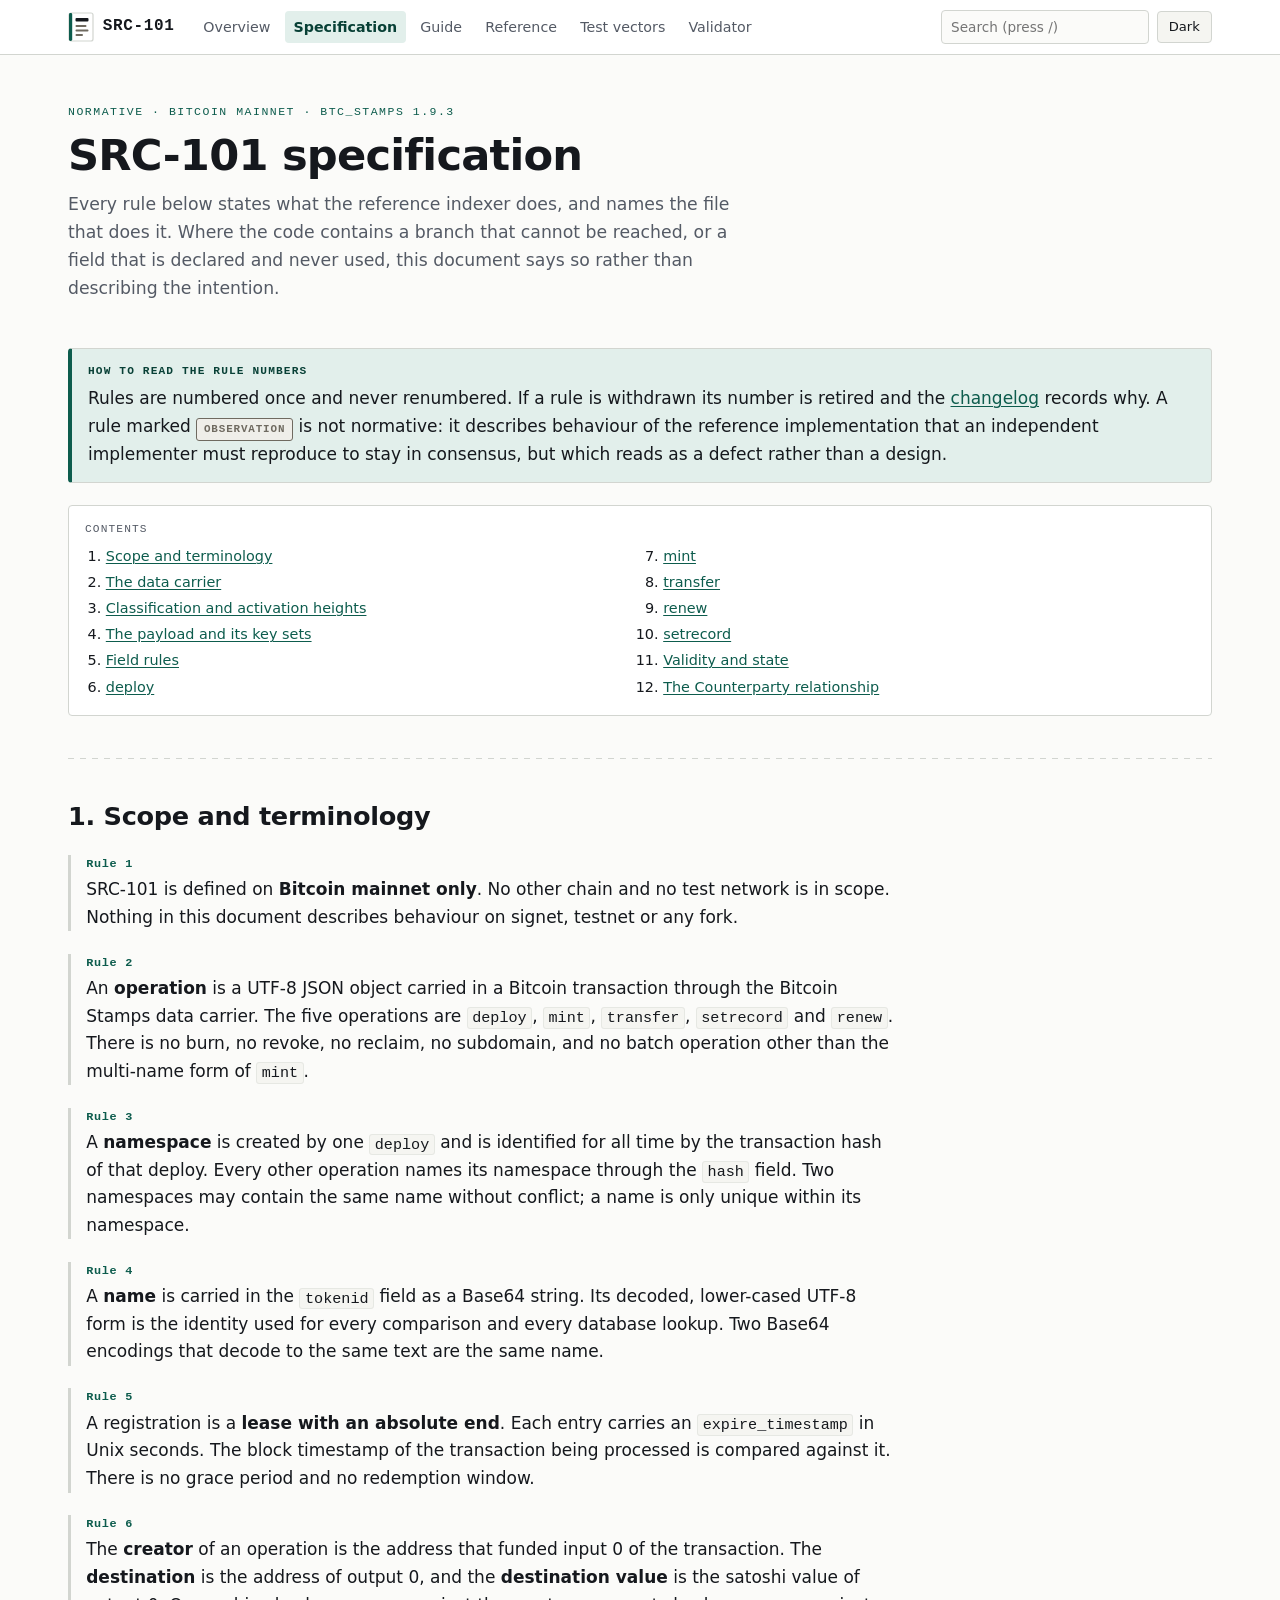
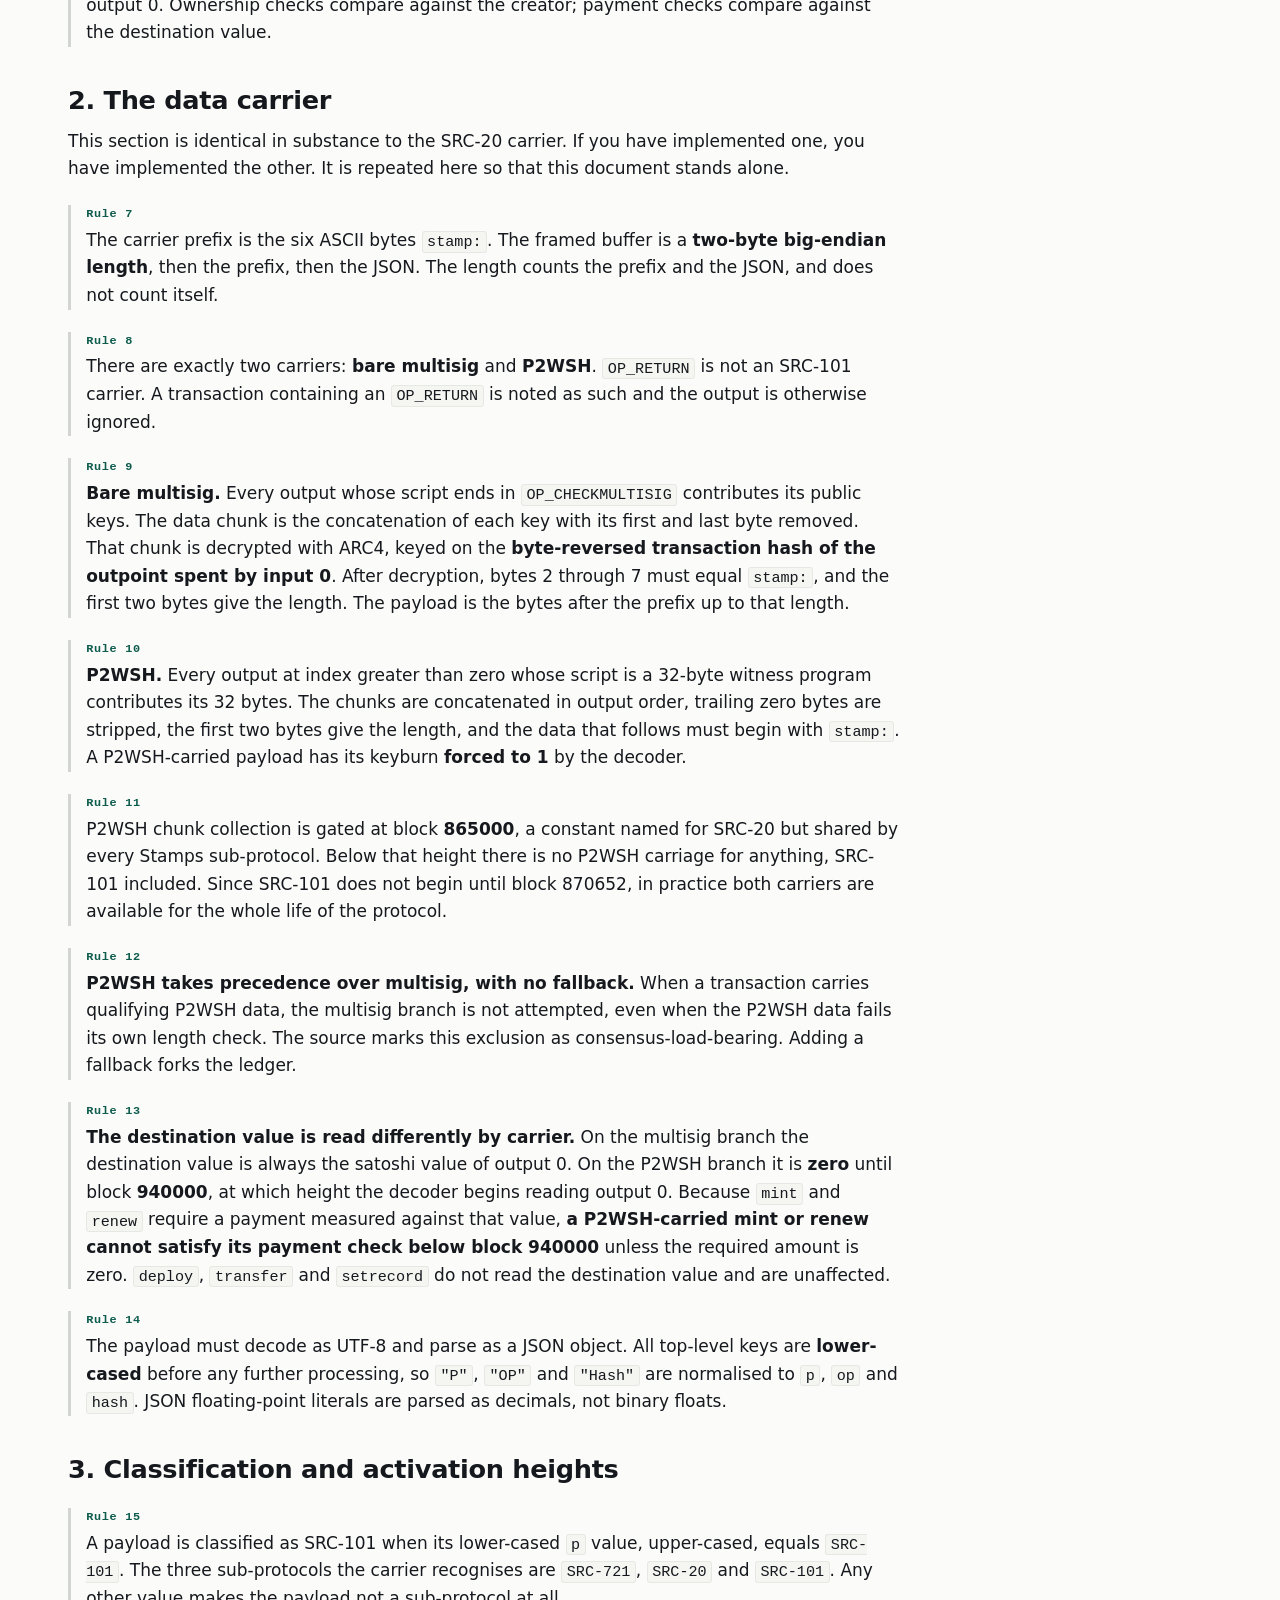
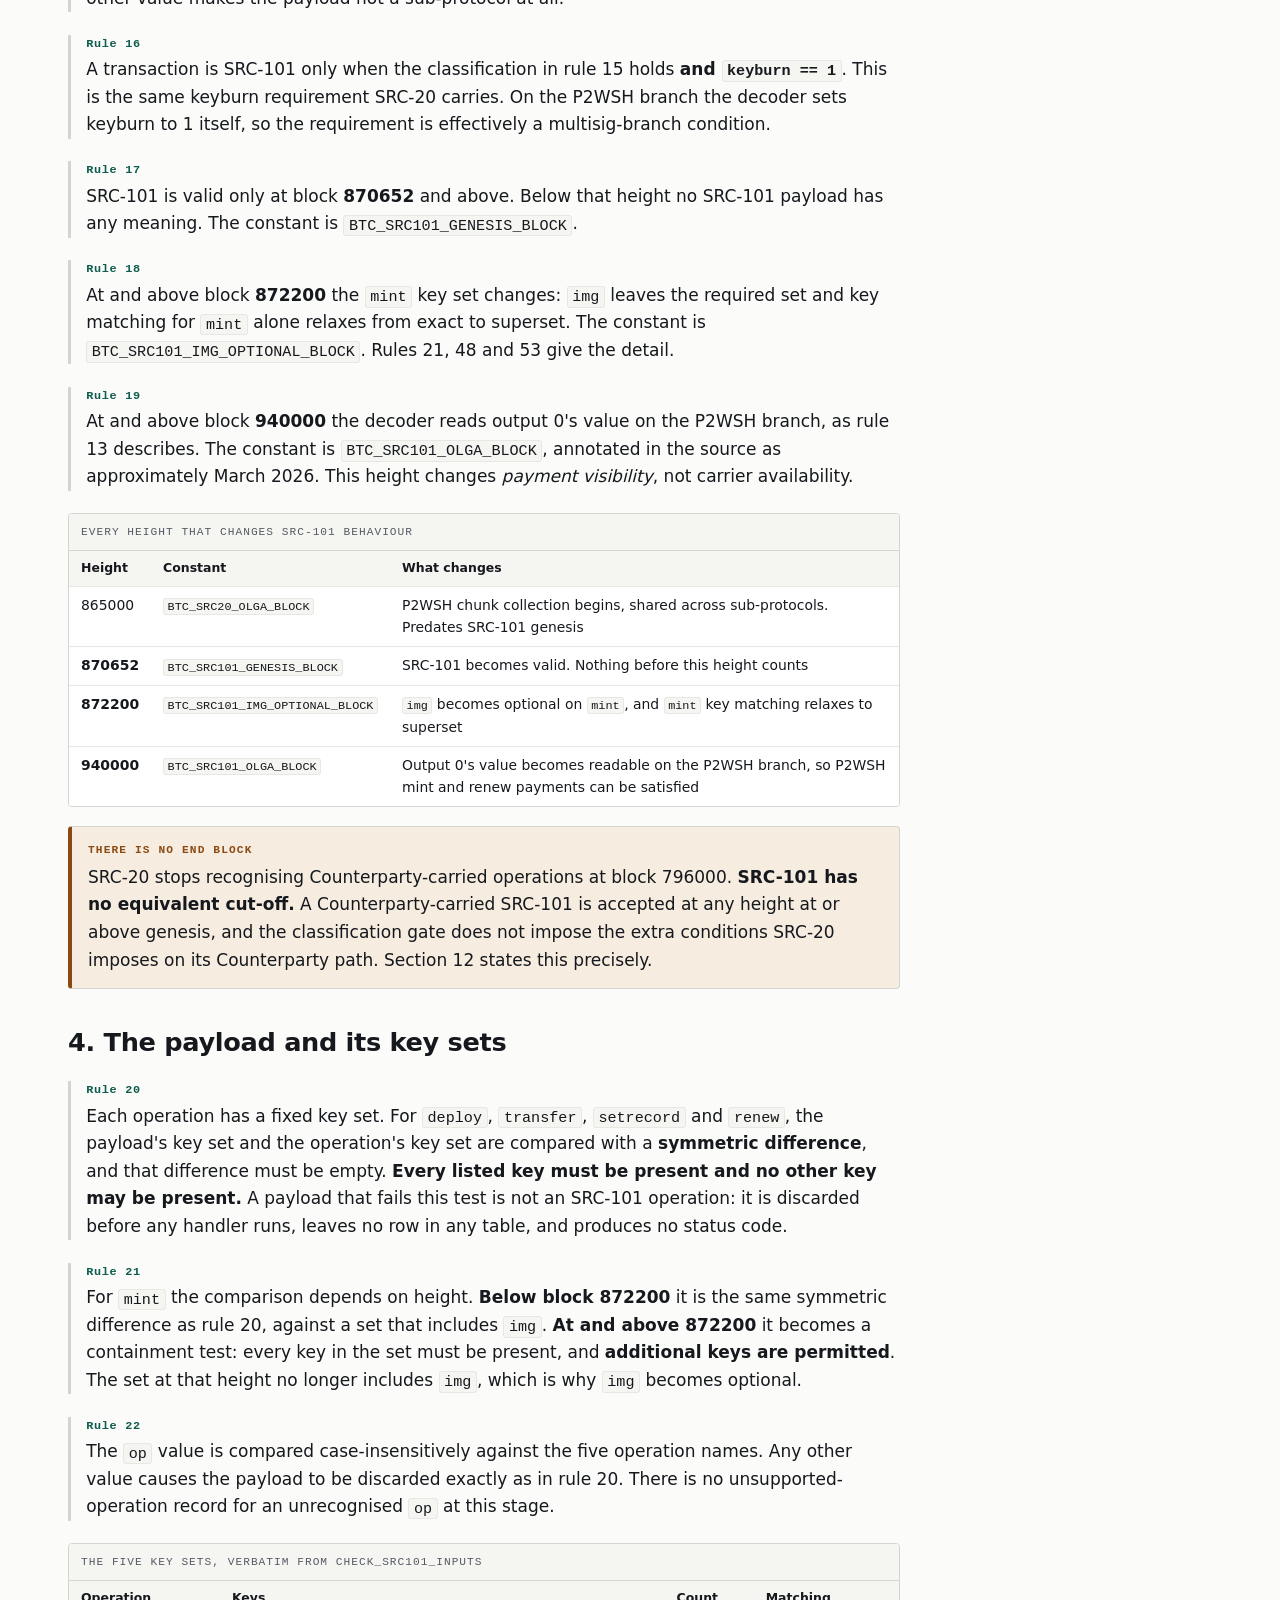
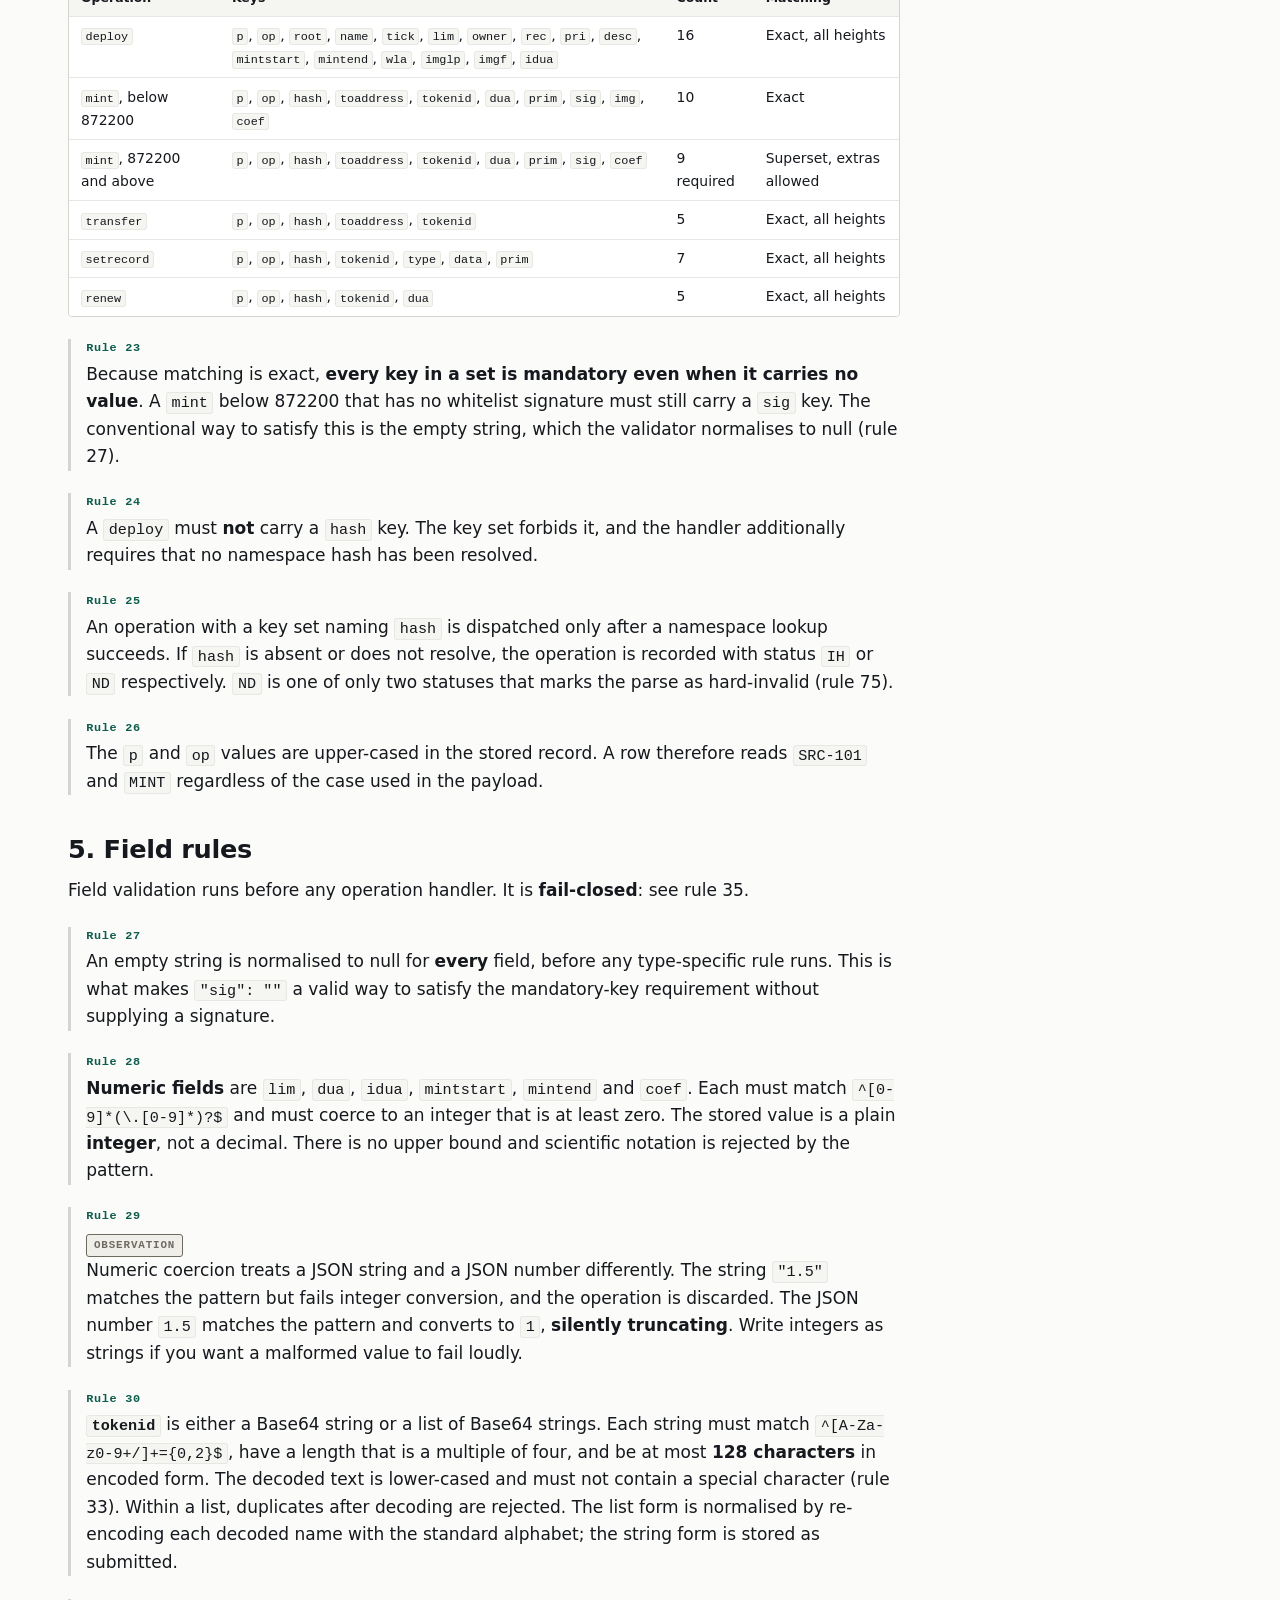
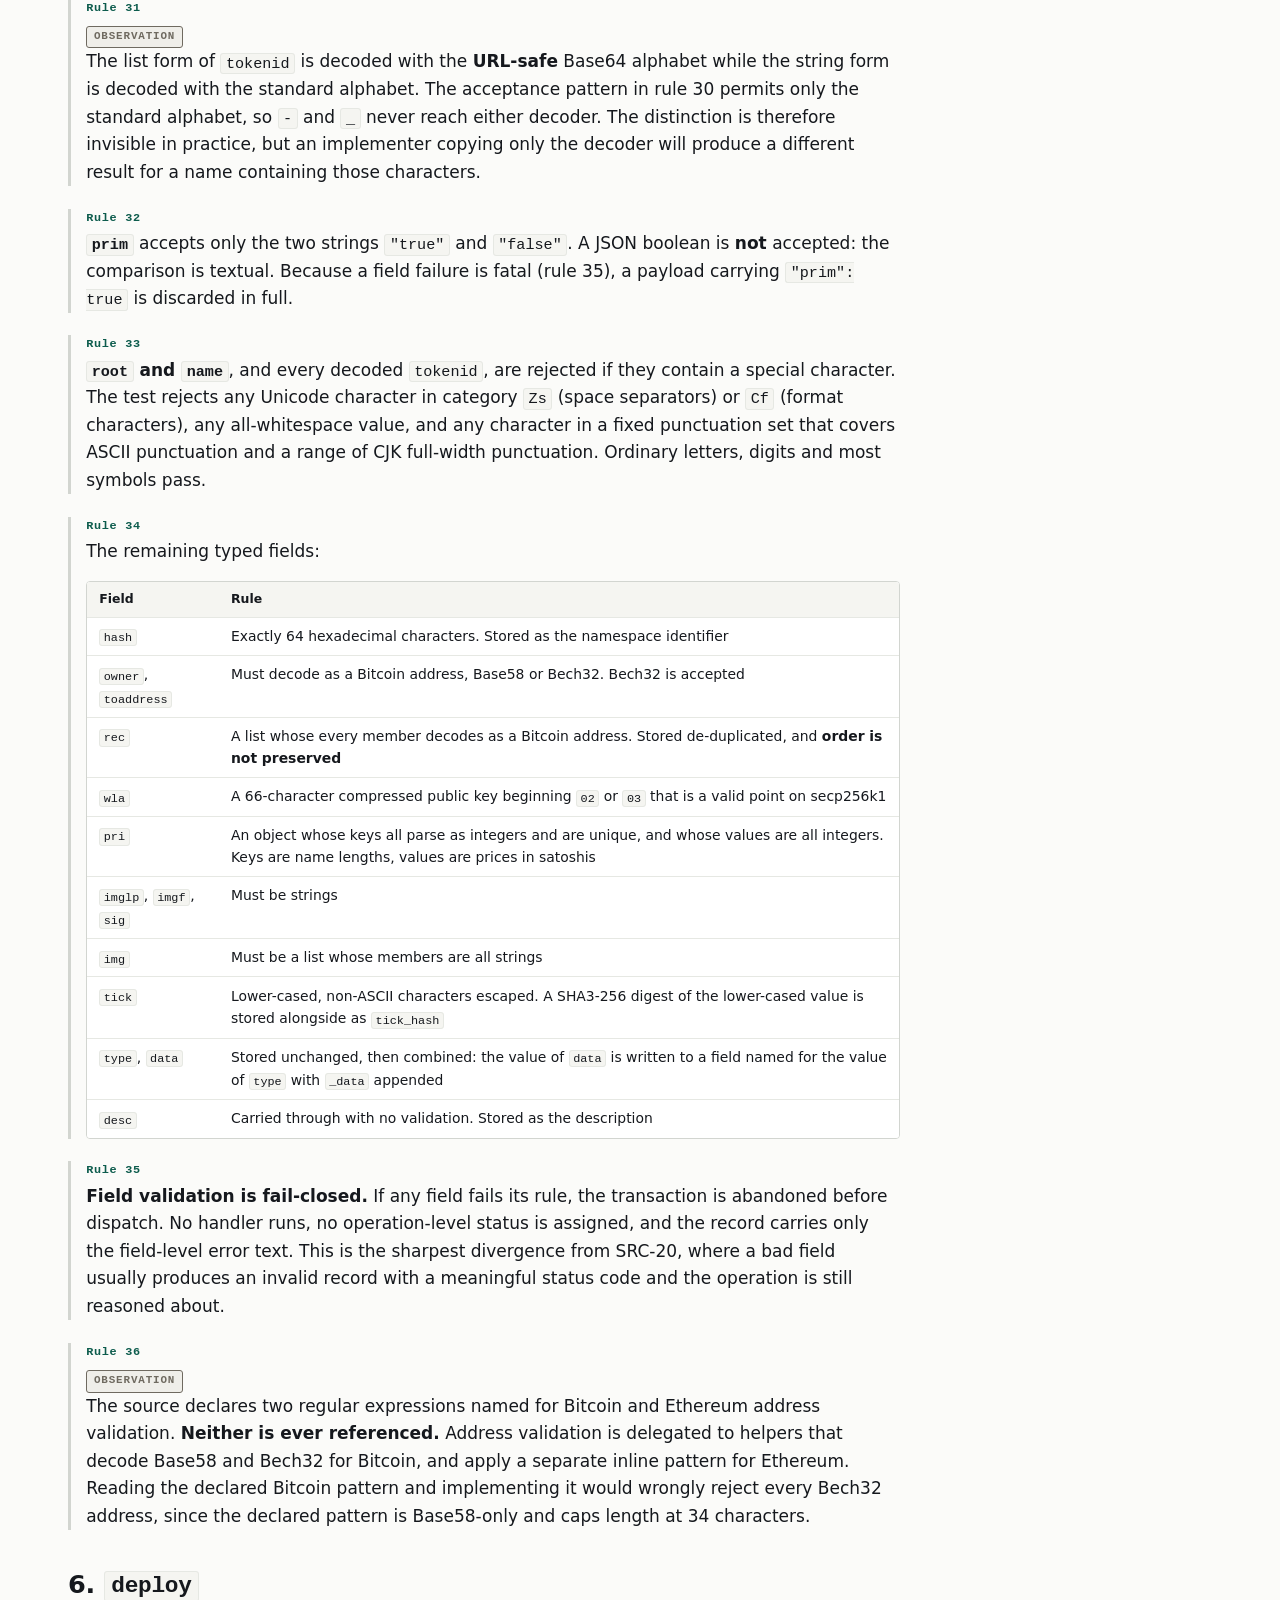
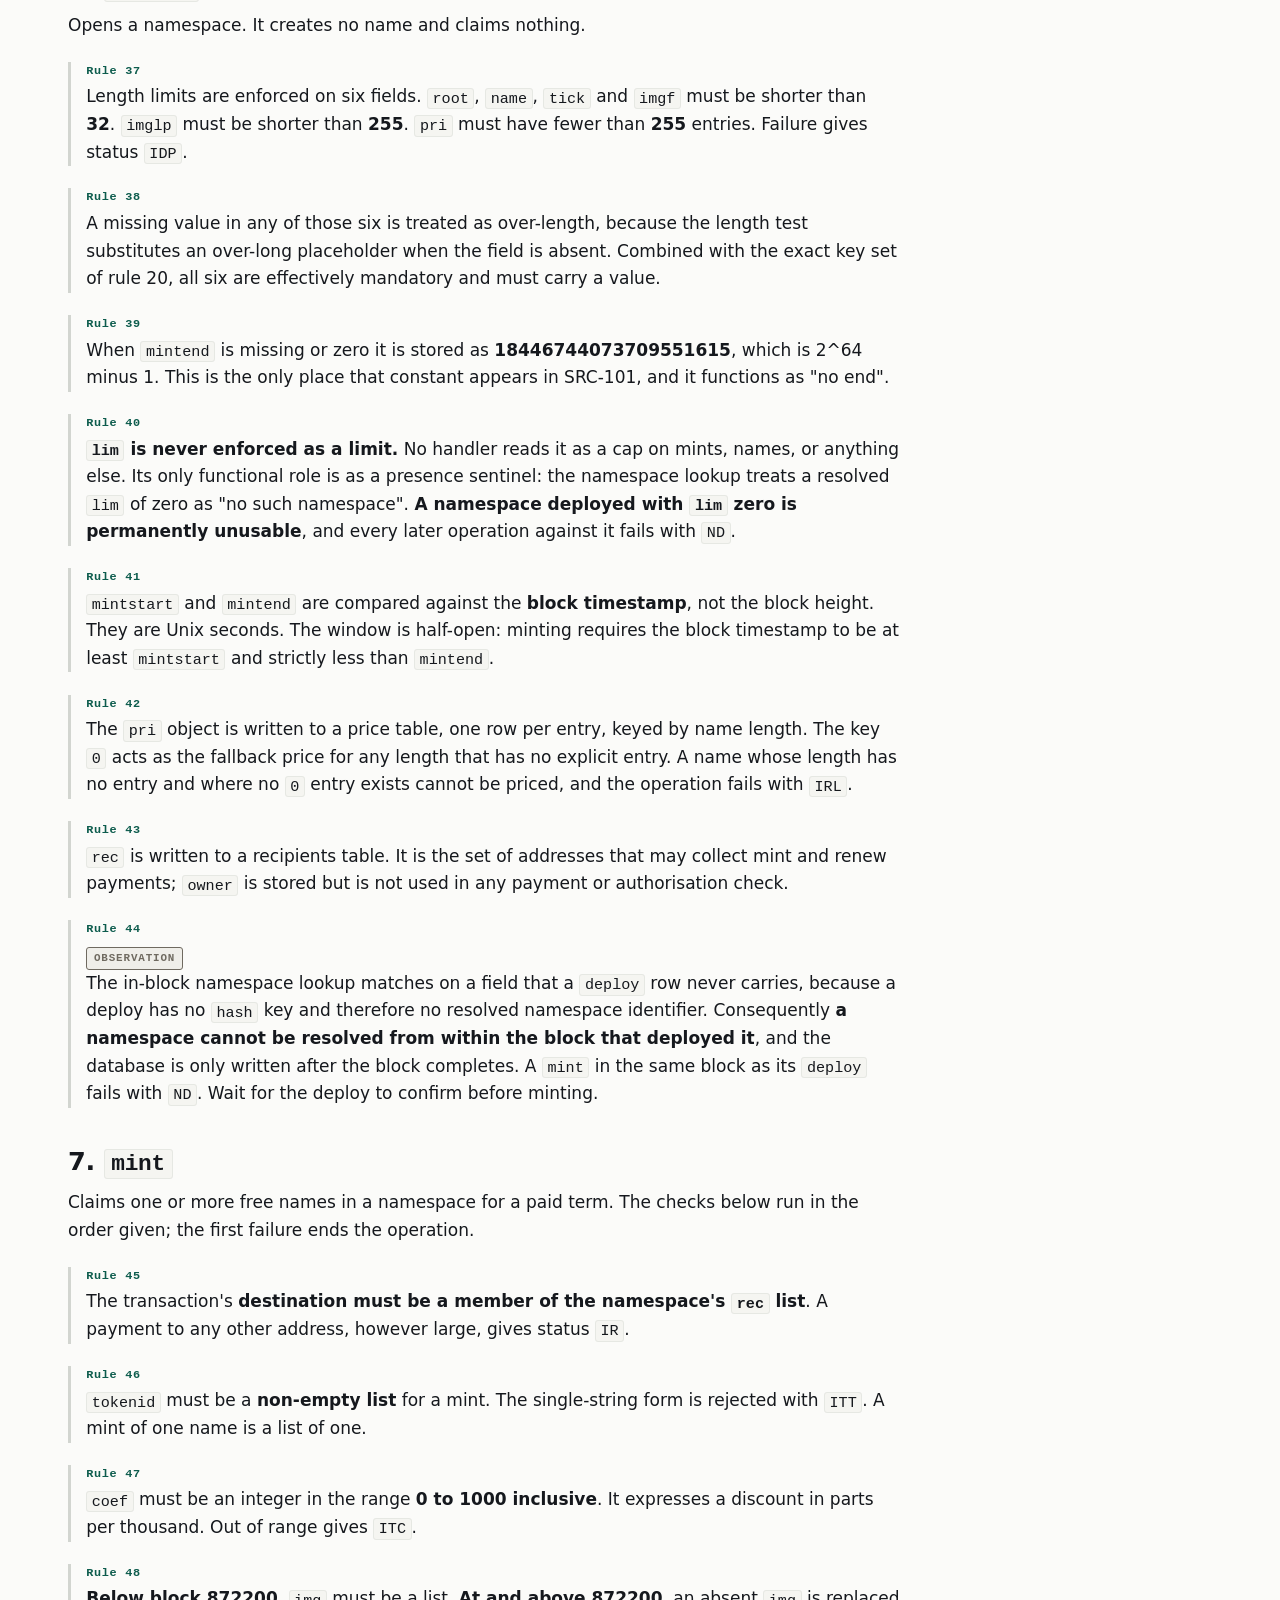
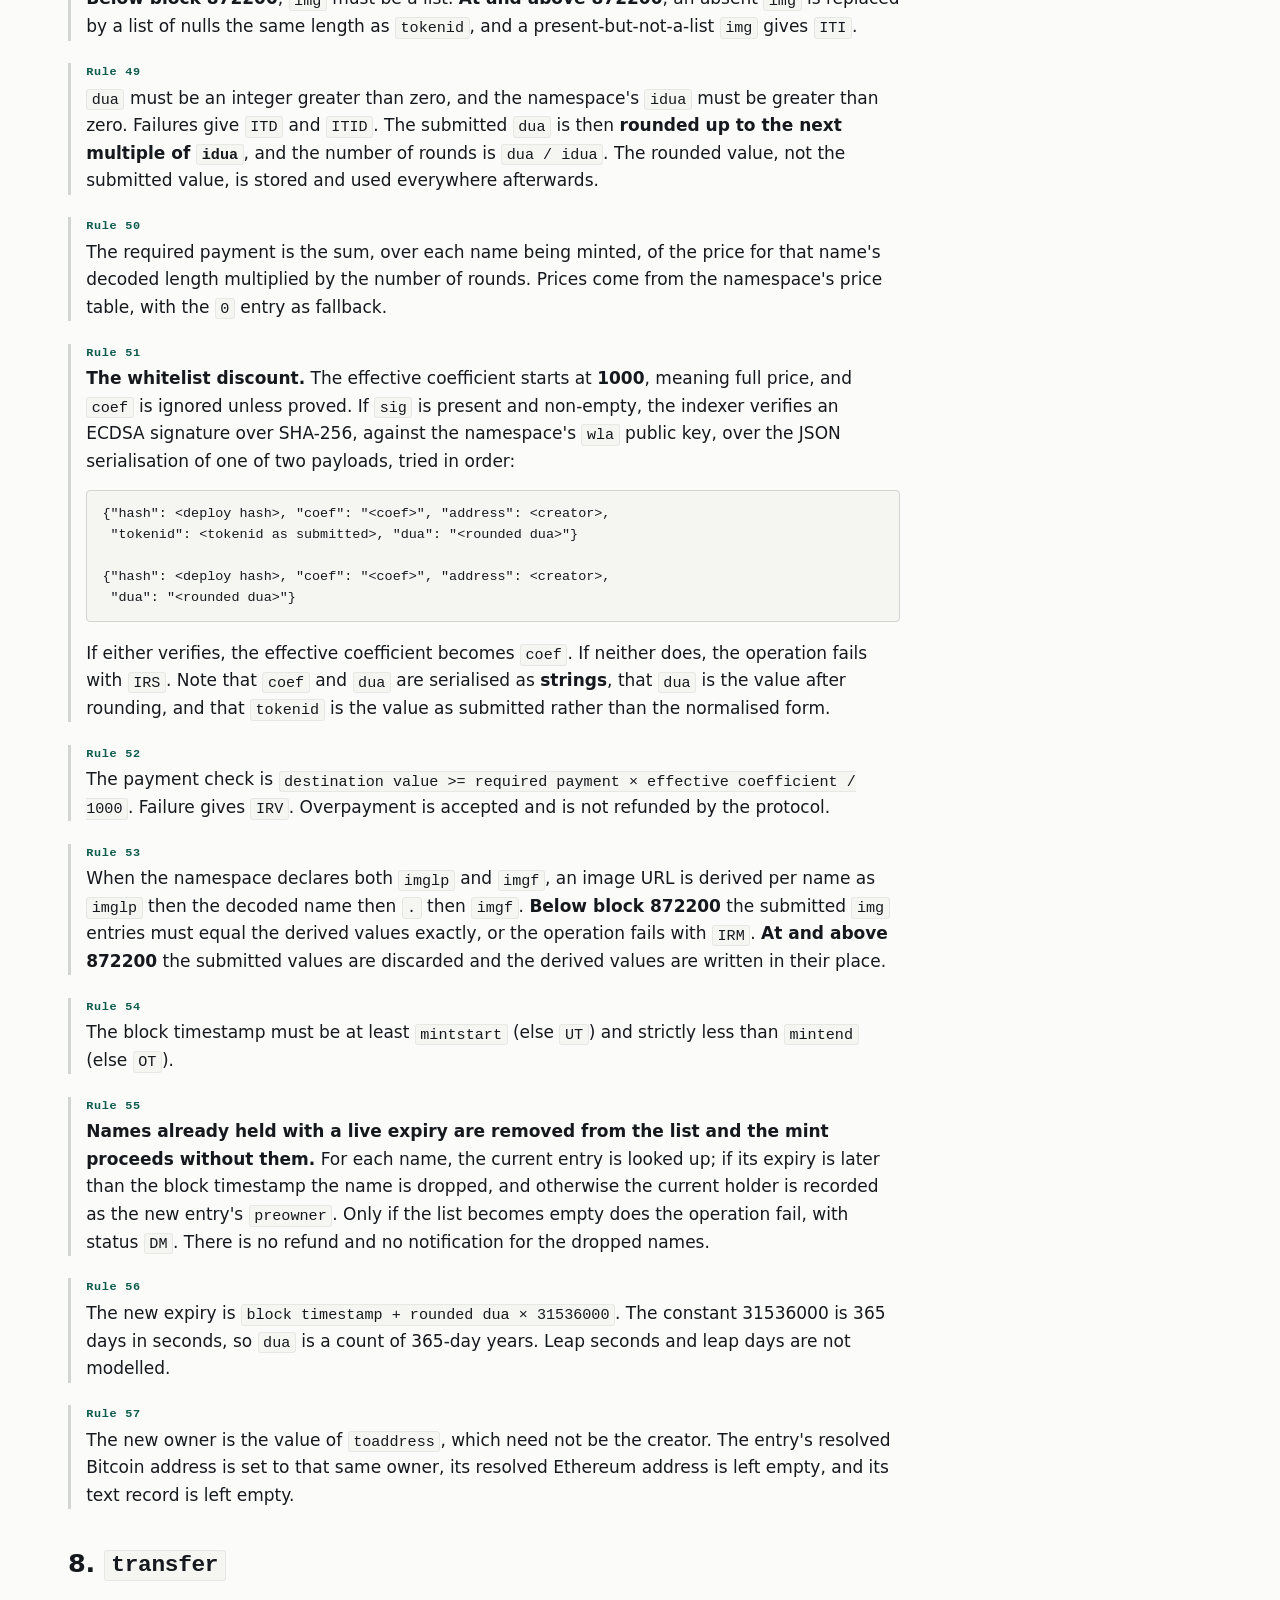
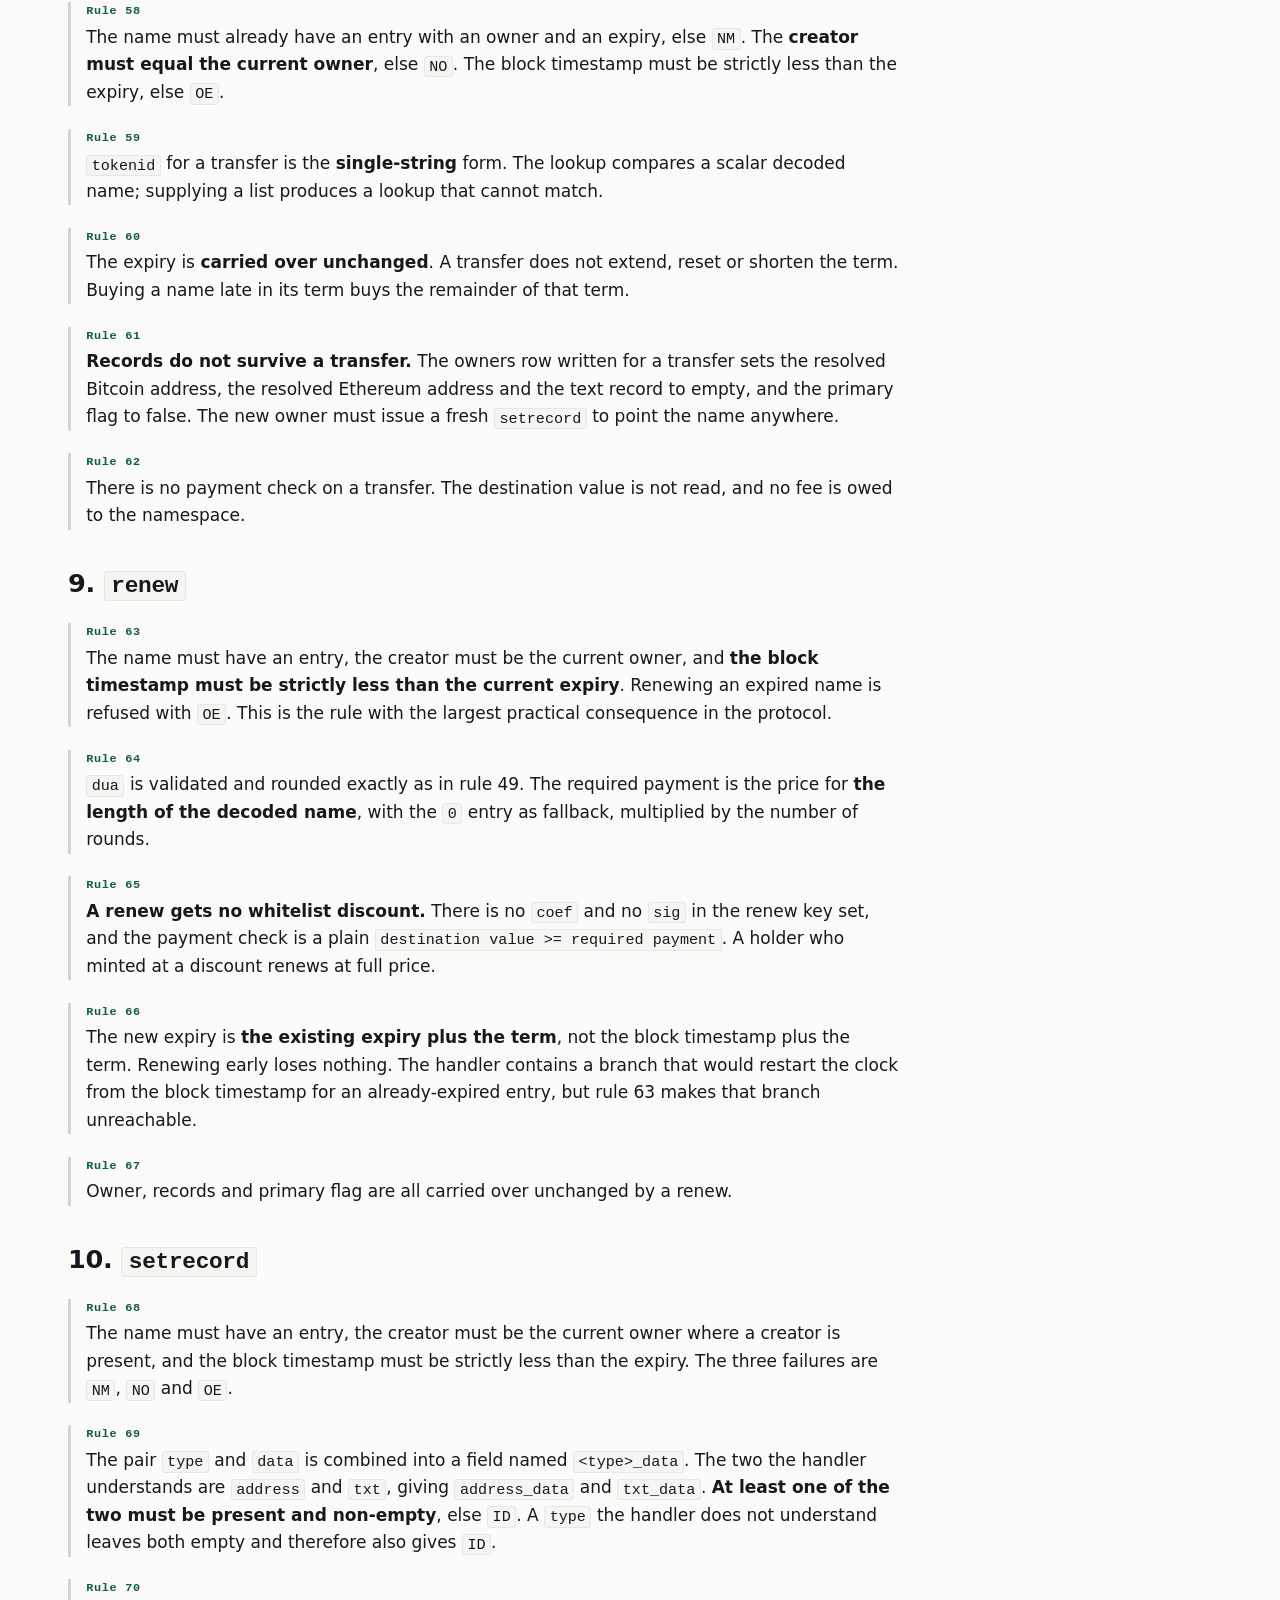
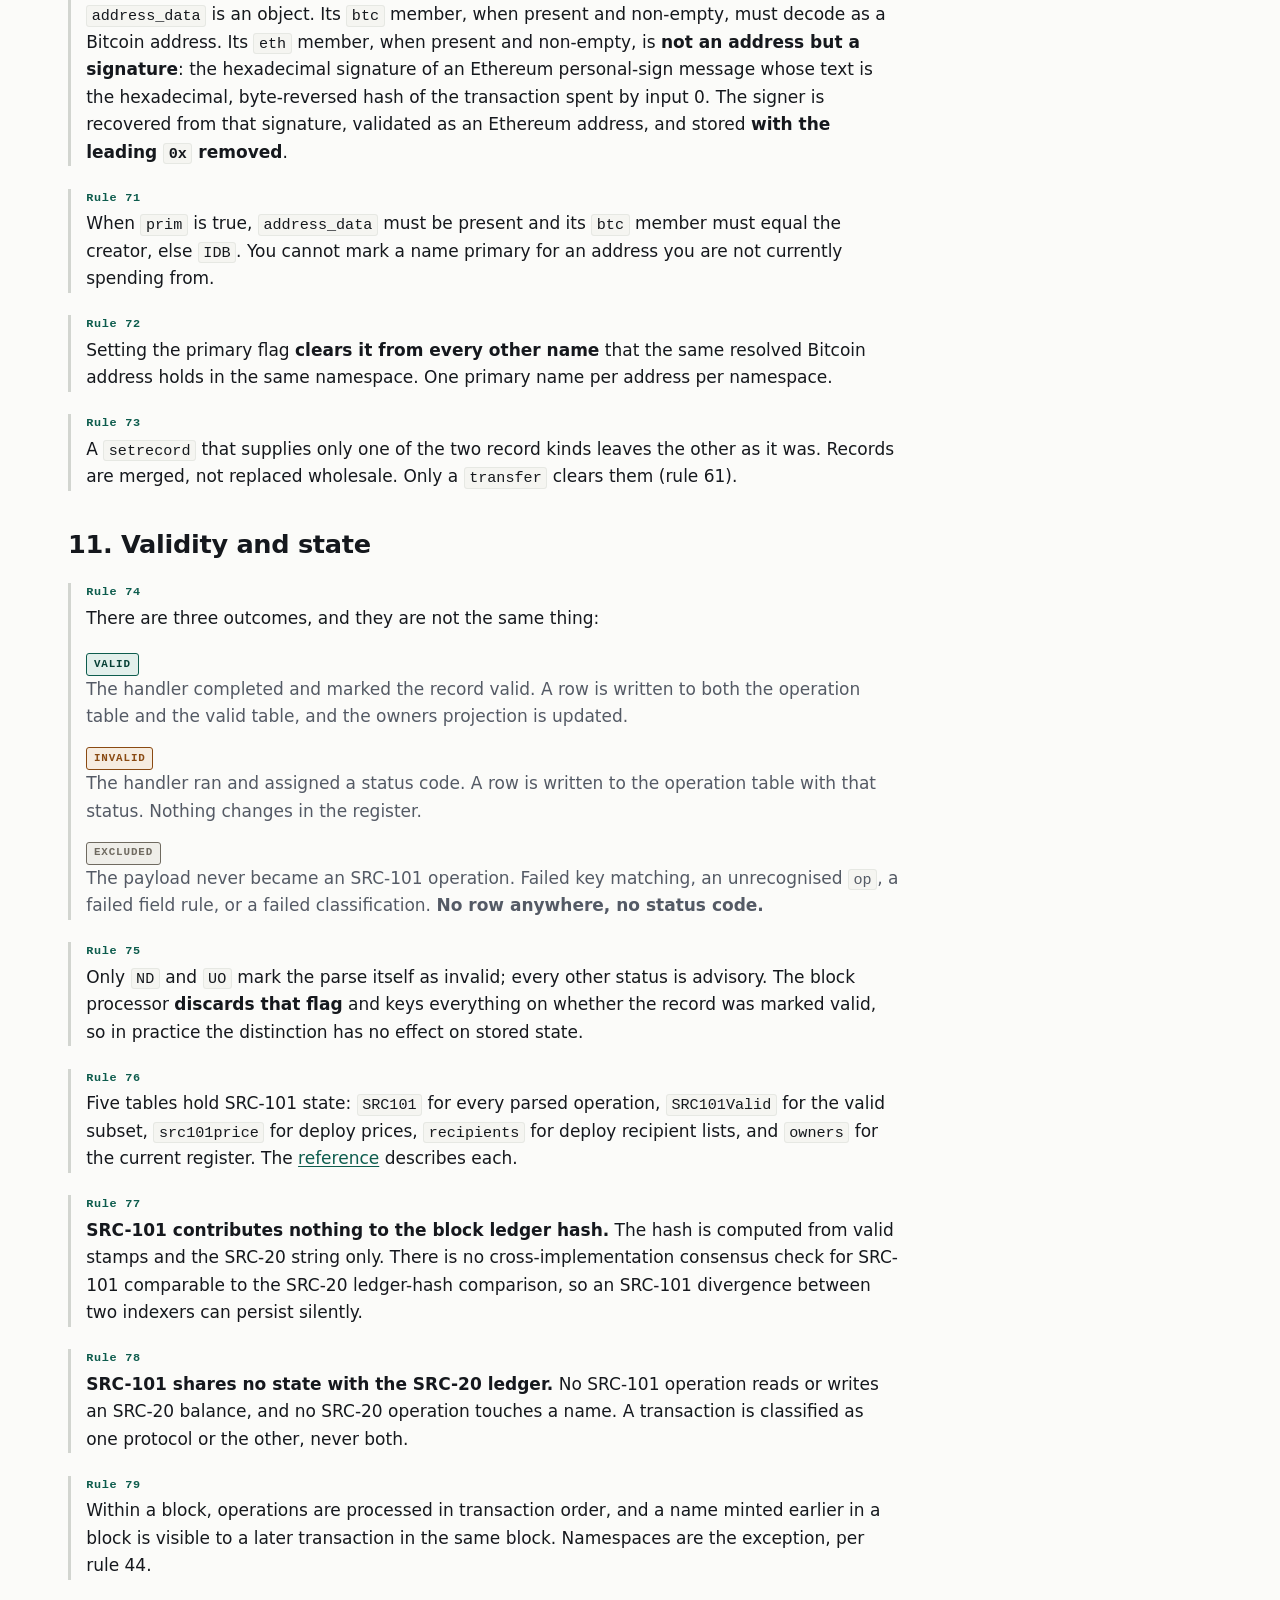
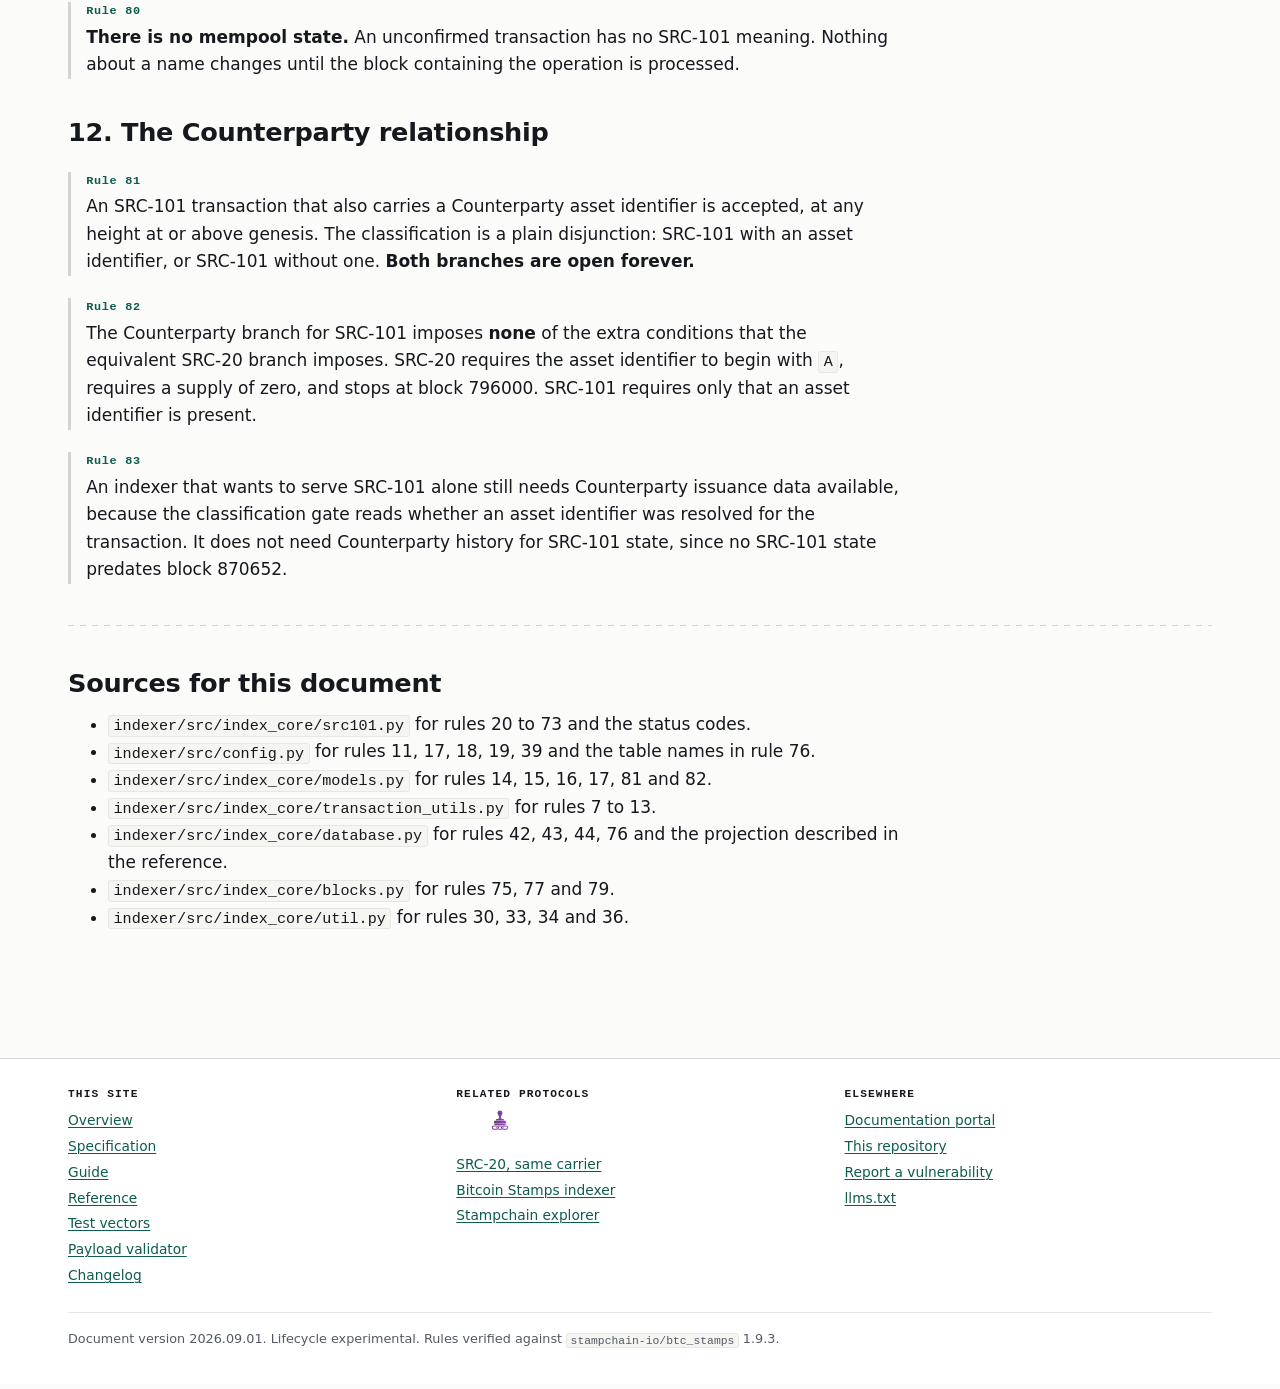
<file: specification.html>
<!doctype html>
<html lang="en">
<head>
<meta charset="utf-8">
<meta name="viewport" content="width=device-width, initial-scale=1">
<title>SRC-101 specification</title>
<meta name="description" content="The normative rules of SRC-101, numbered and traceable to the enforcing code in the Bitcoin Stamps indexer. Carrier, activation heights, key sets, field rules, the five operations, validity and status codes.">
<link rel="canonical" href="https://bitcoinuniverseio.github.io/src-101/specification.html">
<link rel="icon" href="assets/favicon.svg" type="image/svg+xml">
<link rel="stylesheet" href="assets/site.css">
<link rel="search-index" href="search-index.json">
<meta property="og:type" content="article">
<meta property="og:title" content="SRC-101 specification">
<meta property="og:description" content="Numbered normative rules for SRC-101, each traceable to the code that enforces it.">
<meta property="og:url" content="https://bitcoinuniverseio.github.io/src-101/specification.html">
<meta property="og:image" content="https://bitcoinuniverseio.github.io/src-101/assets/og.svg">
<meta name="twitter:card" content="summary_large_image">
<script>try{var t=localStorage.getItem('src101-docs-theme');if(t==='dark'||t==='light')document.documentElement.setAttribute('data-theme',t);}catch(e){}</script>
</head>
<body>
<a class="skip-link" href="#main">Skip to content</a>

<header class="site-header">
  <div class="wrap header-inner">
    <a class="brand" href="index.html">
      <svg class="brand-mark" viewBox="0 0 26 30" aria-hidden="true" focusable="false">
        <rect x="1" y="1" width="24" height="28" rx="2" fill="var(--card)" stroke="var(--rule)" stroke-width="1.2"/>
        <rect x="1" y="1" width="3.2" height="28" rx="1.4" fill="var(--accent)"/>
        <rect x="7.5" y="6" width="13" height="3.4" rx="1" fill="var(--ink)"/>
        <rect x="7.5" y="13" width="11" height="1.9" rx=".9" fill="var(--lapsed)"/>
        <rect x="7.5" y="17.5" width="13" height="1.9" rx=".9" fill="var(--lapsed)"/>
        <rect x="7.5" y="22" width="7.5" height="1.9" rx=".9" fill="var(--lapsed)"/>
      </svg>
      <span>SRC-101</span>
    </a>
    <nav class="site-nav" aria-label="Primary">
      <ul>
        <li><a href="index.html">Overview</a></li>
        <li><a href="specification.html" aria-current="page">Specification</a></li>
        <li><a href="guide.html">Guide</a></li>
        <li><a href="reference.html">Reference</a></li>
        <li><a href="vectors.html">Test vectors</a></li>
        <li><a href="validator.html">Validator</a></li>
      </ul>
    </nav>
    <div class="header-tools">
      <form class="search" id="site-search" role="search" hidden>
        <label class="visually-hidden" for="q">Search the SRC-101 documentation</label>
        <input class="search-input" id="q" type="search" placeholder="Search (press /)" autocomplete="off">
        <ul class="search-results" id="search-results" aria-live="polite"></ul>
      </form>
      <button class="theme-toggle" id="theme-toggle" type="button" hidden>Dark</button>
    </div>
  </div>
</header>

<main id="main">
  <div class="wrap">

    <div class="hero">
      <p class="eyebrow">Normative &middot; Bitcoin mainnet &middot; btc_stamps 1.9.3</p>
      <h1>SRC-101 specification</h1>
      <p class="lede">Every rule below states what the reference indexer does, and names the file that does it. Where the code contains a branch that cannot be reached, or a field that is declared and never used, this document says so rather than describing the intention.</p>
    </div>

    <div class="note">
      <span class="note-title">How to read the rule numbers</span>
      <p>Rules are numbered once and never renumbered. If a rule is withdrawn its number is retired and the <a href="changelog.html">changelog</a> records why. A rule marked <span class="badge badge-neutral">Observation</span> is not normative: it describes behaviour of the reference implementation that an independent implementer must reproduce to stay in consensus, but which reads as a defect rather than a design.</p>
    </div>

    <div class="toc">
      <p>Contents</p>
      <ol>
        <li><a href="#scope">Scope and terminology</a></li>
        <li><a href="#carrier">The data carrier</a></li>
        <li><a href="#heights">Classification and activation heights</a></li>
        <li><a href="#keysets">The payload and its key sets</a></li>
        <li><a href="#fields">Field rules</a></li>
        <li><a href="#deploy">deploy</a></li>
        <li><a href="#mint">mint</a></li>
        <li><a href="#transfer">transfer</a></li>
        <li><a href="#renew">renew</a></li>
        <li><a href="#setrecord">setrecord</a></li>
        <li><a href="#validity">Validity and state</a></li>
        <li><a href="#counterparty">The Counterparty relationship</a></li>
      </ol>
    </div>

    <hr class="perf">

    <section id="scope" class="prose-wide">
      <h2>1. Scope and terminology</h2>

      <div class="rule" id="r1">
        <span class="rule-id">Rule 1</span>
        <p>SRC-101 is defined on <strong>Bitcoin mainnet only</strong>. No other chain and no test network is in scope. Nothing in this document describes behaviour on signet, testnet or any fork.</p>
      </div>

      <div class="rule" id="r2">
        <span class="rule-id">Rule 2</span>
        <p>An <strong>operation</strong> is a UTF-8 JSON object carried in a Bitcoin transaction through the Bitcoin Stamps data carrier. The five operations are <code>deploy</code>, <code>mint</code>, <code>transfer</code>, <code>setrecord</code> and <code>renew</code>. There is no burn, no revoke, no reclaim, no subdomain, and no batch operation other than the multi-name form of <code>mint</code>.</p>
      </div>

      <div class="rule" id="r3">
        <span class="rule-id">Rule 3</span>
        <p>A <strong>namespace</strong> is created by one <code>deploy</code> and is identified for all time by the transaction hash of that deploy. Every other operation names its namespace through the <code>hash</code> field. Two namespaces may contain the same name without conflict; a name is only unique within its namespace.</p>
      </div>

      <div class="rule" id="r4">
        <span class="rule-id">Rule 4</span>
        <p>A <strong>name</strong> is carried in the <code>tokenid</code> field as a Base64 string. Its decoded, lower-cased UTF-8 form is the identity used for every comparison and every database lookup. Two Base64 encodings that decode to the same text are the same name.</p>
      </div>

      <div class="rule" id="r5">
        <span class="rule-id">Rule 5</span>
        <p>A registration is a <strong>lease with an absolute end</strong>. Each entry carries an <code>expire_timestamp</code> in Unix seconds. The block timestamp of the transaction being processed is compared against it. There is no grace period and no redemption window.</p>
      </div>

      <div class="rule" id="r6">
        <span class="rule-id">Rule 6</span>
        <p>The <strong>creator</strong> of an operation is the address that funded input 0 of the transaction. The <strong>destination</strong> is the address of output 0, and the <strong>destination value</strong> is the satoshi value of output 0. Ownership checks compare against the creator; payment checks compare against the destination value.</p>
      </div>
    </section>

    <section id="carrier" class="prose-wide">
      <h2>2. The data carrier</h2>
      <p>This section is identical in substance to the SRC-20 carrier. If you have implemented one, you have implemented the other. It is repeated here so that this document stands alone.</p>

      <div class="rule" id="r7">
        <span class="rule-id">Rule 7</span>
        <p>The carrier prefix is the six ASCII bytes <code>stamp:</code>. The framed buffer is a <strong>two-byte big-endian length</strong>, then the prefix, then the JSON. The length counts the prefix and the JSON, and does not count itself.</p>
      </div>

      <div class="rule" id="r8">
        <span class="rule-id">Rule 8</span>
        <p>There are exactly two carriers: <strong>bare multisig</strong> and <strong>P2WSH</strong>. <code>OP_RETURN</code> is not an SRC-101 carrier. A transaction containing an <code>OP_RETURN</code> is noted as such and the output is otherwise ignored.</p>
      </div>

      <div class="rule" id="r9">
        <span class="rule-id">Rule 9</span>
        <p><strong>Bare multisig.</strong> Every output whose script ends in <code>OP_CHECKMULTISIG</code> contributes its public keys. The data chunk is the concatenation of each key with its first and last byte removed. That chunk is decrypted with ARC4, keyed on the <strong>byte-reversed transaction hash of the outpoint spent by input 0</strong>. After decryption, bytes 2 through 7 must equal <code>stamp:</code>, and the first two bytes give the length. The payload is the bytes after the prefix up to that length.</p>
      </div>

      <div class="rule" id="r10">
        <span class="rule-id">Rule 10</span>
        <p><strong>P2WSH.</strong> Every output at index greater than zero whose script is a 32-byte witness program contributes its 32 bytes. The chunks are concatenated in output order, trailing zero bytes are stripped, the first two bytes give the length, and the data that follows must begin with <code>stamp:</code>. A P2WSH-carried payload has its keyburn <strong>forced to 1</strong> by the decoder.</p>
      </div>

      <div class="rule" id="r11">
        <span class="rule-id">Rule 11</span>
        <p>P2WSH chunk collection is gated at block <strong>865000</strong>, a constant named for SRC-20 but shared by every Stamps sub-protocol. Below that height there is no P2WSH carriage for anything, SRC-101 included. Since SRC-101 does not begin until block 870652, in practice both carriers are available for the whole life of the protocol.</p>
      </div>

      <div class="rule" id="r12">
        <span class="rule-id">Rule 12</span>
        <p><strong>P2WSH takes precedence over multisig, with no fallback.</strong> When a transaction carries qualifying P2WSH data, the multisig branch is not attempted, even when the P2WSH data fails its own length check. The source marks this exclusion as consensus-load-bearing. Adding a fallback forks the ledger.</p>
      </div>

      <div class="rule" id="r13">
        <span class="rule-id">Rule 13</span>
        <p><strong>The destination value is read differently by carrier.</strong> On the multisig branch the destination value is always the satoshi value of output 0. On the P2WSH branch it is <strong>zero</strong> until block <strong>940000</strong>, at which height the decoder begins reading output 0. Because <code>mint</code> and <code>renew</code> require a payment measured against that value, <strong>a P2WSH-carried mint or renew cannot satisfy its payment check below block 940000</strong> unless the required amount is zero. <code>deploy</code>, <code>transfer</code> and <code>setrecord</code> do not read the destination value and are unaffected.</p>
      </div>

      <div class="rule" id="r14">
        <span class="rule-id">Rule 14</span>
        <p>The payload must decode as UTF-8 and parse as a JSON object. All top-level keys are <strong>lower-cased</strong> before any further processing, so <code>"P"</code>, <code>"OP"</code> and <code>"Hash"</code> are normalised to <code>p</code>, <code>op</code> and <code>hash</code>. JSON floating-point literals are parsed as decimals, not binary floats.</p>
      </div>
    </section>

    <section id="heights" class="prose-wide">
      <h2>3. Classification and activation heights</h2>

      <div class="rule" id="r15">
        <span class="rule-id">Rule 15</span>
        <p>A payload is classified as SRC-101 when its lower-cased <code>p</code> value, upper-cased, equals <code>SRC-101</code>. The three sub-protocols the carrier recognises are <code>SRC-721</code>, <code>SRC-20</code> and <code>SRC-101</code>. Any other value makes the payload not a sub-protocol at all.</p>
      </div>

      <div class="rule" id="r16">
        <span class="rule-id">Rule 16</span>
        <p>A transaction is SRC-101 only when the classification in rule 15 holds <strong>and <code>keyburn == 1</code></strong>. This is the same keyburn requirement SRC-20 carries. On the P2WSH branch the decoder sets keyburn to 1 itself, so the requirement is effectively a multisig-branch condition.</p>
      </div>

      <div class="rule" id="r17">
        <span class="rule-id">Rule 17</span>
        <p>SRC-101 is valid only at block <strong>870652</strong> and above. Below that height no SRC-101 payload has any meaning. The constant is <code>BTC_SRC101_GENESIS_BLOCK</code>.</p>
      </div>

      <div class="rule" id="r18">
        <span class="rule-id">Rule 18</span>
        <p>At and above block <strong>872200</strong> the <code>mint</code> key set changes: <code>img</code> leaves the required set and key matching for <code>mint</code> alone relaxes from exact to superset. The constant is <code>BTC_SRC101_IMG_OPTIONAL_BLOCK</code>. Rules 21, 48 and 53 give the detail.</p>
      </div>

      <div class="rule" id="r19">
        <span class="rule-id">Rule 19</span>
        <p>At and above block <strong>940000</strong> the decoder reads output 0's value on the P2WSH branch, as rule 13 describes. The constant is <code>BTC_SRC101_OLGA_BLOCK</code>, annotated in the source as approximately March 2026. This height changes <em>payment visibility</em>, not carrier availability.</p>
      </div>

      <div class="table-scroll">
        <table>
          <caption>Every height that changes SRC-101 behaviour</caption>
          <thead><tr><th scope="col">Height</th><th scope="col">Constant</th><th scope="col">What changes</th></tr></thead>
          <tbody>
            <tr><td>865000</td><td><code>BTC_SRC20_OLGA_BLOCK</code></td><td>P2WSH chunk collection begins, shared across sub-protocols. Predates SRC-101 genesis</td></tr>
            <tr><td><strong>870652</strong></td><td><code>BTC_SRC101_GENESIS_BLOCK</code></td><td>SRC-101 becomes valid. Nothing before this height counts</td></tr>
            <tr><td><strong>872200</strong></td><td><code>BTC_SRC101_IMG_OPTIONAL_BLOCK</code></td><td><code>img</code> becomes optional on <code>mint</code>, and <code>mint</code> key matching relaxes to superset</td></tr>
            <tr><td><strong>940000</strong></td><td><code>BTC_SRC101_OLGA_BLOCK</code></td><td>Output 0's value becomes readable on the P2WSH branch, so P2WSH mint and renew payments can be satisfied</td></tr>
          </tbody>
        </table>
      </div>

      <div class="note note-warn">
        <span class="note-title">There is no end block</span>
        <p>SRC-20 stops recognising Counterparty-carried operations at block 796000. <strong>SRC-101 has no equivalent cut-off.</strong> A Counterparty-carried SRC-101 is accepted at any height at or above genesis, and the classification gate does not impose the extra conditions SRC-20 imposes on its Counterparty path. Section 12 states this precisely.</p>
      </div>
    </section>

    <section id="keysets" class="prose-wide">
      <h2>4. The payload and its key sets</h2>

      <div class="rule" id="r20">
        <span class="rule-id">Rule 20</span>
        <p>Each operation has a fixed key set. For <code>deploy</code>, <code>transfer</code>, <code>setrecord</code> and <code>renew</code>, the payload's key set and the operation's key set are compared with a <strong>symmetric difference</strong>, and that difference must be empty. <strong>Every listed key must be present and no other key may be present.</strong> A payload that fails this test is not an SRC-101 operation: it is discarded before any handler runs, leaves no row in any table, and produces no status code.</p>
      </div>

      <div class="rule" id="r21">
        <span class="rule-id">Rule 21</span>
        <p>For <code>mint</code> the comparison depends on height. <strong>Below block 872200</strong> it is the same symmetric difference as rule 20, against a set that includes <code>img</code>. <strong>At and above 872200</strong> it becomes a containment test: every key in the set must be present, and <strong>additional keys are permitted</strong>. The set at that height no longer includes <code>img</code>, which is why <code>img</code> becomes optional.</p>
      </div>

      <div class="rule" id="r22">
        <span class="rule-id">Rule 22</span>
        <p>The <code>op</code> value is compared case-insensitively against the five operation names. Any other value causes the payload to be discarded exactly as in rule 20. There is no unsupported-operation record for an unrecognised <code>op</code> at this stage.</p>
      </div>

      <div class="table-scroll">
        <table>
          <caption>The five key sets, verbatim from check_src101_inputs</caption>
          <thead><tr><th scope="col">Operation</th><th scope="col">Keys</th><th scope="col">Count</th><th scope="col">Matching</th></tr></thead>
          <tbody>
            <tr>
              <td><code>deploy</code></td>
              <td><code>p</code>, <code>op</code>, <code>root</code>, <code>name</code>, <code>tick</code>, <code>lim</code>, <code>owner</code>, <code>rec</code>, <code>pri</code>, <code>desc</code>, <code>mintstart</code>, <code>mintend</code>, <code>wla</code>, <code>imglp</code>, <code>imgf</code>, <code>idua</code></td>
              <td>16</td><td>Exact, all heights</td>
            </tr>
            <tr>
              <td><code>mint</code>, below 872200</td>
              <td><code>p</code>, <code>op</code>, <code>hash</code>, <code>toaddress</code>, <code>tokenid</code>, <code>dua</code>, <code>prim</code>, <code>sig</code>, <code>img</code>, <code>coef</code></td>
              <td>10</td><td>Exact</td>
            </tr>
            <tr>
              <td><code>mint</code>, 872200 and above</td>
              <td><code>p</code>, <code>op</code>, <code>hash</code>, <code>toaddress</code>, <code>tokenid</code>, <code>dua</code>, <code>prim</code>, <code>sig</code>, <code>coef</code></td>
              <td>9 required</td><td>Superset, extras allowed</td>
            </tr>
            <tr>
              <td><code>transfer</code></td>
              <td><code>p</code>, <code>op</code>, <code>hash</code>, <code>toaddress</code>, <code>tokenid</code></td>
              <td>5</td><td>Exact, all heights</td>
            </tr>
            <tr>
              <td><code>setrecord</code></td>
              <td><code>p</code>, <code>op</code>, <code>hash</code>, <code>tokenid</code>, <code>type</code>, <code>data</code>, <code>prim</code></td>
              <td>7</td><td>Exact, all heights</td>
            </tr>
            <tr>
              <td><code>renew</code></td>
              <td><code>p</code>, <code>op</code>, <code>hash</code>, <code>tokenid</code>, <code>dua</code></td>
              <td>5</td><td>Exact, all heights</td>
            </tr>
          </tbody>
        </table>
      </div>

      <div class="rule" id="r23">
        <span class="rule-id">Rule 23</span>
        <p>Because matching is exact, <strong>every key in a set is mandatory even when it carries no value</strong>. A <code>mint</code> below 872200 that has no whitelist signature must still carry a <code>sig</code> key. The conventional way to satisfy this is the empty string, which the validator normalises to null (rule 27).</p>
      </div>

      <div class="rule" id="r24">
        <span class="rule-id">Rule 24</span>
        <p>A <code>deploy</code> must <strong>not</strong> carry a <code>hash</code> key. The key set forbids it, and the handler additionally requires that no namespace hash has been resolved.</p>
      </div>

      <div class="rule" id="r25">
        <span class="rule-id">Rule 25</span>
        <p>An operation with a key set naming <code>hash</code> is dispatched only after a namespace lookup succeeds. If <code>hash</code> is absent or does not resolve, the operation is recorded with status <code>IH</code> or <code>ND</code> respectively. <code>ND</code> is one of only two statuses that marks the parse as hard-invalid (rule 75).</p>
      </div>

      <div class="rule" id="r26">
        <span class="rule-id">Rule 26</span>
        <p>The <code>p</code> and <code>op</code> values are upper-cased in the stored record. A row therefore reads <code>SRC-101</code> and <code>MINT</code> regardless of the case used in the payload.</p>
      </div>
    </section>

    <section id="fields" class="prose-wide">
      <h2>5. Field rules</h2>
      <p>Field validation runs before any operation handler. It is <strong>fail-closed</strong>: see rule 35.</p>

      <div class="rule" id="r27">
        <span class="rule-id">Rule 27</span>
        <p>An empty string is normalised to null for <strong>every</strong> field, before any type-specific rule runs. This is what makes <code>"sig": ""</code> a valid way to satisfy the mandatory-key requirement without supplying a signature.</p>
      </div>

      <div class="rule" id="r28">
        <span class="rule-id">Rule 28</span>
        <p><strong>Numeric fields</strong> are <code>lim</code>, <code>dua</code>, <code>idua</code>, <code>mintstart</code>, <code>mintend</code> and <code>coef</code>. Each must match <code>^[0-9]*(\.[0-9]*)?$</code> and must coerce to an integer that is at least zero. The stored value is a plain <strong>integer</strong>, not a decimal. There is no upper bound and scientific notation is rejected by the pattern.</p>
      </div>

      <div class="rule" id="r29">
        <span class="rule-id">Rule 29</span>
        <span class="badge badge-neutral">Observation</span>
        <p>Numeric coercion treats a JSON string and a JSON number differently. The string <code>"1.5"</code> matches the pattern but fails integer conversion, and the operation is discarded. The JSON number <code>1.5</code> matches the pattern and converts to <code>1</code>, <strong>silently truncating</strong>. Write integers as strings if you want a malformed value to fail loudly.</p>
      </div>

      <div class="rule" id="r30">
        <span class="rule-id">Rule 30</span>
        <p><strong><code>tokenid</code></strong> is either a Base64 string or a list of Base64 strings. Each string must match <code>^[A-Za-z0-9+/]+={0,2}$</code>, have a length that is a multiple of four, and be at most <strong>128 characters</strong> in encoded form. The decoded text is lower-cased and must not contain a special character (rule 33). Within a list, duplicates after decoding are rejected. The list form is normalised by re-encoding each decoded name with the standard alphabet; the string form is stored as submitted.</p>
      </div>

      <div class="rule" id="r31">
        <span class="rule-id">Rule 31</span>
        <span class="badge badge-neutral">Observation</span>
        <p>The list form of <code>tokenid</code> is decoded with the <strong>URL-safe</strong> Base64 alphabet while the string form is decoded with the standard alphabet. The acceptance pattern in rule 30 permits only the standard alphabet, so <code>-</code> and <code>_</code> never reach either decoder. The distinction is therefore invisible in practice, but an implementer copying only the decoder will produce a different result for a name containing those characters.</p>
      </div>

      <div class="rule" id="r32">
        <span class="rule-id">Rule 32</span>
        <p><strong><code>prim</code></strong> accepts only the two strings <code>"true"</code> and <code>"false"</code>. A JSON boolean is <strong>not</strong> accepted: the comparison is textual. Because a field failure is fatal (rule 35), a payload carrying <code>"prim": true</code> is discarded in full.</p>
      </div>

      <div class="rule" id="r33">
        <span class="rule-id">Rule 33</span>
        <p><strong><code>root</code> and <code>name</code></strong>, and every decoded <code>tokenid</code>, are rejected if they contain a special character. The test rejects any Unicode character in category <code>Zs</code> (space separators) or <code>Cf</code> (format characters), any all-whitespace value, and any character in a fixed punctuation set that covers ASCII punctuation and a range of CJK full-width punctuation. Ordinary letters, digits and most symbols pass.</p>
      </div>

      <div class="rule" id="r34">
        <span class="rule-id">Rule 34</span>
        <p>The remaining typed fields:</p>
        <div class="table-scroll">
          <table>
            <thead><tr><th scope="col">Field</th><th scope="col">Rule</th></tr></thead>
            <tbody>
              <tr><td><code>hash</code></td><td>Exactly 64 hexadecimal characters. Stored as the namespace identifier</td></tr>
              <tr><td><code>owner</code>, <code>toaddress</code></td><td>Must decode as a Bitcoin address, Base58 or Bech32. Bech32 is accepted</td></tr>
              <tr><td><code>rec</code></td><td>A list whose every member decodes as a Bitcoin address. Stored de-duplicated, and <strong>order is not preserved</strong></td></tr>
              <tr><td><code>wla</code></td><td>A 66-character compressed public key beginning <code>02</code> or <code>03</code> that is a valid point on secp256k1</td></tr>
              <tr><td><code>pri</code></td><td>An object whose keys all parse as integers and are unique, and whose values are all integers. Keys are name lengths, values are prices in satoshis</td></tr>
              <tr><td><code>imglp</code>, <code>imgf</code>, <code>sig</code></td><td>Must be strings</td></tr>
              <tr><td><code>img</code></td><td>Must be a list whose members are all strings</td></tr>
              <tr><td><code>tick</code></td><td>Lower-cased, non-ASCII characters escaped. A SHA3-256 digest of the lower-cased value is stored alongside as <code>tick_hash</code></td></tr>
              <tr><td><code>type</code>, <code>data</code></td><td>Stored unchanged, then combined: the value of <code>data</code> is written to a field named for the value of <code>type</code> with <code>_data</code> appended</td></tr>
              <tr><td><code>desc</code></td><td>Carried through with no validation. Stored as the description</td></tr>
            </tbody>
          </table>
        </div>
      </div>

      <div class="rule" id="r35">
        <span class="rule-id">Rule 35</span>
        <p><strong>Field validation is fail-closed.</strong> If any field fails its rule, the transaction is abandoned before dispatch. No handler runs, no operation-level status is assigned, and the record carries only the field-level error text. This is the sharpest divergence from SRC-20, where a bad field usually produces an invalid record with a meaningful status code and the operation is still reasoned about.</p>
      </div>

      <div class="rule" id="r36">
        <span class="rule-id">Rule 36</span>
        <span class="badge badge-neutral">Observation</span>
        <p>The source declares two regular expressions named for Bitcoin and Ethereum address validation. <strong>Neither is ever referenced.</strong> Address validation is delegated to helpers that decode Base58 and Bech32 for Bitcoin, and apply a separate inline pattern for Ethereum. Reading the declared Bitcoin pattern and implementing it would wrongly reject every Bech32 address, since the declared pattern is Base58-only and caps length at 34 characters.</p>
      </div>
    </section>

    <section id="deploy" class="prose-wide">
      <h2>6. <code>deploy</code></h2>
      <p>Opens a namespace. It creates no name and claims nothing.</p>

      <div class="rule" id="r37">
        <span class="rule-id">Rule 37</span>
        <p>Length limits are enforced on six fields. <code>root</code>, <code>name</code>, <code>tick</code> and <code>imgf</code> must be shorter than <strong>32</strong>. <code>imglp</code> must be shorter than <strong>255</strong>. <code>pri</code> must have fewer than <strong>255</strong> entries. Failure gives status <code>IDP</code>.</p>
      </div>

      <div class="rule" id="r38">
        <span class="rule-id">Rule 38</span>
        <p>A missing value in any of those six is treated as over-length, because the length test substitutes an over-long placeholder when the field is absent. Combined with the exact key set of rule 20, all six are effectively mandatory and must carry a value.</p>
      </div>

      <div class="rule" id="r39">
        <span class="rule-id">Rule 39</span>
        <p>When <code>mintend</code> is missing or zero it is stored as <strong>18446744073709551615</strong>, which is 2^64 minus 1. This is the only place that constant appears in SRC-101, and it functions as "no end".</p>
      </div>

      <div class="rule" id="r40">
        <span class="rule-id">Rule 40</span>
        <p><strong><code>lim</code> is never enforced as a limit.</strong> No handler reads it as a cap on mints, names, or anything else. Its only functional role is as a presence sentinel: the namespace lookup treats a resolved <code>lim</code> of zero as "no such namespace". <strong>A namespace deployed with <code>lim</code> zero is permanently unusable</strong>, and every later operation against it fails with <code>ND</code>.</p>
      </div>

      <div class="rule" id="r41">
        <span class="rule-id">Rule 41</span>
        <p><code>mintstart</code> and <code>mintend</code> are compared against the <strong>block timestamp</strong>, not the block height. They are Unix seconds. The window is half-open: minting requires the block timestamp to be at least <code>mintstart</code> and strictly less than <code>mintend</code>.</p>
      </div>

      <div class="rule" id="r42">
        <span class="rule-id">Rule 42</span>
        <p>The <code>pri</code> object is written to a price table, one row per entry, keyed by name length. The key <code>0</code> acts as the fallback price for any length that has no explicit entry. A name whose length has no entry and where no <code>0</code> entry exists cannot be priced, and the operation fails with <code>IRL</code>.</p>
      </div>

      <div class="rule" id="r43">
        <span class="rule-id">Rule 43</span>
        <p><code>rec</code> is written to a recipients table. It is the set of addresses that may collect mint and renew payments; <code>owner</code> is stored but is not used in any payment or authorisation check.</p>
      </div>

      <div class="rule" id="r44">
        <span class="rule-id">Rule 44</span>
        <span class="badge badge-neutral">Observation</span>
        <p>The in-block namespace lookup matches on a field that a <code>deploy</code> row never carries, because a deploy has no <code>hash</code> key and therefore no resolved namespace identifier. Consequently <strong>a namespace cannot be resolved from within the block that deployed it</strong>, and the database is only written after the block completes. A <code>mint</code> in the same block as its <code>deploy</code> fails with <code>ND</code>. Wait for the deploy to confirm before minting.</p>
      </div>
    </section>

    <section id="mint" class="prose-wide">
      <h2>7. <code>mint</code></h2>
      <p>Claims one or more free names in a namespace for a paid term. The checks below run in the order given; the first failure ends the operation.</p>

      <div class="rule" id="r45">
        <span class="rule-id">Rule 45</span>
        <p>The transaction's <strong>destination must be a member of the namespace's <code>rec</code> list</strong>. A payment to any other address, however large, gives status <code>IR</code>.</p>
      </div>

      <div class="rule" id="r46">
        <span class="rule-id">Rule 46</span>
        <p><code>tokenid</code> must be a <strong>non-empty list</strong> for a mint. The single-string form is rejected with <code>ITT</code>. A mint of one name is a list of one.</p>
      </div>

      <div class="rule" id="r47">
        <span class="rule-id">Rule 47</span>
        <p><code>coef</code> must be an integer in the range <strong>0 to 1000 inclusive</strong>. It expresses a discount in parts per thousand. Out of range gives <code>ITC</code>.</p>
      </div>

      <div class="rule" id="r48">
        <span class="rule-id">Rule 48</span>
        <p><strong>Below block 872200</strong>, <code>img</code> must be a list. <strong>At and above 872200</strong>, an absent <code>img</code> is replaced by a list of nulls the same length as <code>tokenid</code>, and a present-but-not-a-list <code>img</code> gives <code>ITI</code>.</p>
      </div>

      <div class="rule" id="r49">
        <span class="rule-id">Rule 49</span>
        <p><code>dua</code> must be an integer greater than zero, and the namespace's <code>idua</code> must be greater than zero. Failures give <code>ITD</code> and <code>ITID</code>. The submitted <code>dua</code> is then <strong>rounded up to the next multiple of <code>idua</code></strong>, and the number of rounds is <code>dua / idua</code>. The rounded value, not the submitted value, is stored and used everywhere afterwards.</p>
      </div>

      <div class="rule" id="r50">
        <span class="rule-id">Rule 50</span>
        <p>The required payment is the sum, over each name being minted, of the price for that name's decoded length multiplied by the number of rounds. Prices come from the namespace's price table, with the <code>0</code> entry as fallback.</p>
      </div>

      <div class="rule" id="r51">
        <span class="rule-id">Rule 51</span>
        <p><strong>The whitelist discount.</strong> The effective coefficient starts at <strong>1000</strong>, meaning full price, and <code>coef</code> is ignored unless proved. If <code>sig</code> is present and non-empty, the indexer verifies an ECDSA signature over SHA-256, against the namespace's <code>wla</code> public key, over the JSON serialisation of one of two payloads, tried in order:</p>
        <pre><code>{"hash": &lt;deploy hash&gt;, "coef": "&lt;coef&gt;", "address": &lt;creator&gt;,
 "tokenid": &lt;tokenid as submitted&gt;, "dua": "&lt;rounded dua&gt;"}

{"hash": &lt;deploy hash&gt;, "coef": "&lt;coef&gt;", "address": &lt;creator&gt;,
 "dua": "&lt;rounded dua&gt;"}</code></pre>
        <p>If either verifies, the effective coefficient becomes <code>coef</code>. If neither does, the operation fails with <code>IRS</code>. Note that <code>coef</code> and <code>dua</code> are serialised as <strong>strings</strong>, that <code>dua</code> is the value after rounding, and that <code>tokenid</code> is the value as submitted rather than the normalised form.</p>
      </div>

      <div class="rule" id="r52">
        <span class="rule-id">Rule 52</span>
        <p>The payment check is <code>destination value &gt;= required payment &times; effective coefficient / 1000</code>. Failure gives <code>IRV</code>. Overpayment is accepted and is not refunded by the protocol.</p>
      </div>

      <div class="rule" id="r53">
        <span class="rule-id">Rule 53</span>
        <p>When the namespace declares both <code>imglp</code> and <code>imgf</code>, an image URL is derived per name as <code>imglp</code> then the decoded name then <code>.</code> then <code>imgf</code>. <strong>Below block 872200</strong> the submitted <code>img</code> entries must equal the derived values exactly, or the operation fails with <code>IRM</code>. <strong>At and above 872200</strong> the submitted values are discarded and the derived values are written in their place.</p>
      </div>

      <div class="rule" id="r54">
        <span class="rule-id">Rule 54</span>
        <p>The block timestamp must be at least <code>mintstart</code> (else <code>UT</code>) and strictly less than <code>mintend</code> (else <code>OT</code>).</p>
      </div>

      <div class="rule" id="r55">
        <span class="rule-id">Rule 55</span>
        <p><strong>Names already held with a live expiry are removed from the list and the mint proceeds without them.</strong> For each name, the current entry is looked up; if its expiry is later than the block timestamp the name is dropped, and otherwise the current holder is recorded as the new entry's <code>preowner</code>. Only if the list becomes empty does the operation fail, with status <code>DM</code>. There is no refund and no notification for the dropped names.</p>
      </div>

      <div class="rule" id="r56">
        <span class="rule-id">Rule 56</span>
        <p>The new expiry is <code>block timestamp + rounded dua &times; 31536000</code>. The constant 31536000 is 365 days in seconds, so <code>dua</code> is a count of 365-day years. Leap seconds and leap days are not modelled.</p>
      </div>

      <div class="rule" id="r57">
        <span class="rule-id">Rule 57</span>
        <p>The new owner is the value of <code>toaddress</code>, which need not be the creator. The entry's resolved Bitcoin address is set to that same owner, its resolved Ethereum address is left empty, and its text record is left empty.</p>
      </div>
    </section>

    <section id="transfer" class="prose-wide">
      <h2>8. <code>transfer</code></h2>

      <div class="rule" id="r58">
        <span class="rule-id">Rule 58</span>
        <p>The name must already have an entry with an owner and an expiry, else <code>NM</code>. The <strong>creator must equal the current owner</strong>, else <code>NO</code>. The block timestamp must be strictly less than the expiry, else <code>OE</code>.</p>
      </div>

      <div class="rule" id="r59">
        <span class="rule-id">Rule 59</span>
        <p><code>tokenid</code> for a transfer is the <strong>single-string</strong> form. The lookup compares a scalar decoded name; supplying a list produces a lookup that cannot match.</p>
      </div>

      <div class="rule" id="r60">
        <span class="rule-id">Rule 60</span>
        <p>The expiry is <strong>carried over unchanged</strong>. A transfer does not extend, reset or shorten the term. Buying a name late in its term buys the remainder of that term.</p>
      </div>

      <div class="rule" id="r61">
        <span class="rule-id">Rule 61</span>
        <p><strong>Records do not survive a transfer.</strong> The owners row written for a transfer sets the resolved Bitcoin address, the resolved Ethereum address and the text record to empty, and the primary flag to false. The new owner must issue a fresh <code>setrecord</code> to point the name anywhere.</p>
      </div>

      <div class="rule" id="r62">
        <span class="rule-id">Rule 62</span>
        <p>There is no payment check on a transfer. The destination value is not read, and no fee is owed to the namespace.</p>
      </div>
    </section>

    <section id="renew" class="prose-wide">
      <h2>9. <code>renew</code></h2>

      <div class="rule" id="r63">
        <span class="rule-id">Rule 63</span>
        <p>The name must have an entry, the creator must be the current owner, and <strong>the block timestamp must be strictly less than the current expiry</strong>. Renewing an expired name is refused with <code>OE</code>. This is the rule with the largest practical consequence in the protocol.</p>
      </div>

      <div class="rule" id="r64">
        <span class="rule-id">Rule 64</span>
        <p><code>dua</code> is validated and rounded exactly as in rule 49. The required payment is the price for <strong>the length of the decoded name</strong>, with the <code>0</code> entry as fallback, multiplied by the number of rounds.</p>
      </div>

      <div class="rule" id="r65">
        <span class="rule-id">Rule 65</span>
        <p><strong>A renew gets no whitelist discount.</strong> There is no <code>coef</code> and no <code>sig</code> in the renew key set, and the payment check is a plain <code>destination value &gt;= required payment</code>. A holder who minted at a discount renews at full price.</p>
      </div>

      <div class="rule" id="r66">
        <span class="rule-id">Rule 66</span>
        <p>The new expiry is <strong>the existing expiry plus the term</strong>, not the block timestamp plus the term. Renewing early loses nothing. The handler contains a branch that would restart the clock from the block timestamp for an already-expired entry, but rule 63 makes that branch unreachable.</p>
      </div>

      <div class="rule" id="r67">
        <span class="rule-id">Rule 67</span>
        <p>Owner, records and primary flag are all carried over unchanged by a renew.</p>
      </div>
    </section>

    <section id="setrecord" class="prose-wide">
      <h2>10. <code>setrecord</code></h2>

      <div class="rule" id="r68">
        <span class="rule-id">Rule 68</span>
        <p>The name must have an entry, the creator must be the current owner where a creator is present, and the block timestamp must be strictly less than the expiry. The three failures are <code>NM</code>, <code>NO</code> and <code>OE</code>.</p>
      </div>

      <div class="rule" id="r69">
        <span class="rule-id">Rule 69</span>
        <p>The pair <code>type</code> and <code>data</code> is combined into a field named <code>&lt;type&gt;_data</code>. The two the handler understands are <code>address</code> and <code>txt</code>, giving <code>address_data</code> and <code>txt_data</code>. <strong>At least one of the two must be present and non-empty</strong>, else <code>ID</code>. A <code>type</code> the handler does not understand leaves both empty and therefore also gives <code>ID</code>.</p>
      </div>

      <div class="rule" id="r70">
        <span class="rule-id">Rule 70</span>
        <p><code>address_data</code> is an object. Its <code>btc</code> member, when present and non-empty, must decode as a Bitcoin address. Its <code>eth</code> member, when present and non-empty, is <strong>not an address but a signature</strong>: the hexadecimal signature of an Ethereum personal-sign message whose text is the hexadecimal, byte-reversed hash of the transaction spent by input 0. The signer is recovered from that signature, validated as an Ethereum address, and stored <strong>with the leading <code>0x</code> removed</strong>.</p>
      </div>

      <div class="rule" id="r71">
        <span class="rule-id">Rule 71</span>
        <p>When <code>prim</code> is true, <code>address_data</code> must be present and its <code>btc</code> member must equal the creator, else <code>IDB</code>. You cannot mark a name primary for an address you are not currently spending from.</p>
      </div>

      <div class="rule" id="r72">
        <span class="rule-id">Rule 72</span>
        <p>Setting the primary flag <strong>clears it from every other name</strong> that the same resolved Bitcoin address holds in the same namespace. One primary name per address per namespace.</p>
      </div>

      <div class="rule" id="r73">
        <span class="rule-id">Rule 73</span>
        <p>A <code>setrecord</code> that supplies only one of the two record kinds leaves the other as it was. Records are merged, not replaced wholesale. Only a <code>transfer</code> clears them (rule 61).</p>
      </div>
    </section>

    <section id="validity" class="prose-wide">
      <h2>11. Validity and state</h2>

      <div class="rule" id="r74">
        <span class="rule-id">Rule 74</span>
        <p>There are three outcomes, and they are not the same thing:</p>
        <dl class="terms">
          <dt><span class="badge badge-valid">Valid</span></dt>
          <dd>The handler completed and marked the record valid. A row is written to both the operation table and the valid table, and the owners projection is updated.</dd>
          <dt><span class="badge badge-invalid">Invalid</span></dt>
          <dd>The handler ran and assigned a status code. A row is written to the operation table with that status. Nothing changes in the register.</dd>
          <dt><span class="badge badge-neutral">Excluded</span></dt>
          <dd>The payload never became an SRC-101 operation. Failed key matching, an unrecognised <code>op</code>, a failed field rule, or a failed classification. <strong>No row anywhere, no status code.</strong></dd>
        </dl>
      </div>

      <div class="rule" id="r75">
        <span class="rule-id">Rule 75</span>
        <p>Only <code>ND</code> and <code>UO</code> mark the parse itself as invalid; every other status is advisory. The block processor <strong>discards that flag</strong> and keys everything on whether the record was marked valid, so in practice the distinction has no effect on stored state.</p>
      </div>

      <div class="rule" id="r76">
        <span class="rule-id">Rule 76</span>
        <p>Five tables hold SRC-101 state: <code>SRC101</code> for every parsed operation, <code>SRC101Valid</code> for the valid subset, <code>src101price</code> for deploy prices, <code>recipients</code> for deploy recipient lists, and <code>owners</code> for the current register. The <a href="reference.html#tables">reference</a> describes each.</p>
      </div>

      <div class="rule" id="r77">
        <span class="rule-id">Rule 77</span>
        <p><strong>SRC-101 contributes nothing to the block ledger hash.</strong> The hash is computed from valid stamps and the SRC-20 string only. There is no cross-implementation consensus check for SRC-101 comparable to the SRC-20 ledger-hash comparison, so an SRC-101 divergence between two indexers can persist silently.</p>
      </div>

      <div class="rule" id="r78">
        <span class="rule-id">Rule 78</span>
        <p><strong>SRC-101 shares no state with the SRC-20 ledger.</strong> No SRC-101 operation reads or writes an SRC-20 balance, and no SRC-20 operation touches a name. A transaction is classified as one protocol or the other, never both.</p>
      </div>

      <div class="rule" id="r79">
        <span class="rule-id">Rule 79</span>
        <p>Within a block, operations are processed in transaction order, and a name minted earlier in a block is visible to a later transaction in the same block. Namespaces are the exception, per rule 44.</p>
      </div>

      <div class="rule" id="r80">
        <span class="rule-id">Rule 80</span>
        <p><strong>There is no mempool state.</strong> An unconfirmed transaction has no SRC-101 meaning. Nothing about a name changes until the block containing the operation is processed.</p>
      </div>
    </section>

    <section id="counterparty" class="prose-wide">
      <h2>12. The Counterparty relationship</h2>

      <div class="rule" id="r81">
        <span class="rule-id">Rule 81</span>
        <p>An SRC-101 transaction that also carries a Counterparty asset identifier is accepted, at any height at or above genesis. The classification is a plain disjunction: SRC-101 with an asset identifier, or SRC-101 without one. <strong>Both branches are open forever.</strong></p>
      </div>

      <div class="rule" id="r82">
        <span class="rule-id">Rule 82</span>
        <p>The Counterparty branch for SRC-101 imposes <strong>none</strong> of the extra conditions that the equivalent SRC-20 branch imposes. SRC-20 requires the asset identifier to begin with <code>A</code>, requires a supply of zero, and stops at block 796000. SRC-101 requires only that an asset identifier is present.</p>
      </div>

      <div class="rule" id="r83">
        <span class="rule-id">Rule 83</span>
        <p>An indexer that wants to serve SRC-101 alone still needs Counterparty issuance data available, because the classification gate reads whether an asset identifier was resolved for the transaction. It does not need Counterparty history for SRC-101 state, since no SRC-101 state predates block 870652.</p>
      </div>
    </section>

    <hr class="perf">

    <section class="prose-wide">
      <h2 id="sources">Sources for this document</h2>
      <ul>
        <li><code>indexer/src/index_core/src101.py</code> for rules 20 to 73 and the status codes.</li>
        <li><code>indexer/src/config.py</code> for rules 11, 17, 18, 19, 39 and the table names in rule 76.</li>
        <li><code>indexer/src/index_core/models.py</code> for rules 14, 15, 16, 17, 81 and 82.</li>
        <li><code>indexer/src/index_core/transaction_utils.py</code> for rules 7 to 13.</li>
        <li><code>indexer/src/index_core/database.py</code> for rules 42, 43, 44, 76 and the projection described in the reference.</li>
        <li><code>indexer/src/index_core/blocks.py</code> for rules 75, 77 and 79.</li>
        <li><code>indexer/src/index_core/util.py</code> for rules 30, 33, 34 and 36.</li>
      </ul>
    </section>
  </div>
</main>

<footer class="site-footer">
  <div class="wrap">
    <div class="footer-grid">
      <div>
        <h2>This site</h2>
        <ul>
          <li><a href="index.html">Overview</a></li>
          <li><a href="specification.html">Specification</a></li>
          <li><a href="guide.html">Guide</a></li>
          <li><a href="reference.html">Reference</a></li>
          <li><a href="vectors.html">Test vectors</a></li>
          <li><a href="validator.html">Payload validator</a></li>
          <li><a href="changelog.html">Changelog</a></li>
        </ul>
      </div>
      <div>
        <h2>Related protocols</h2>
        <p><img src="assets/stampchain-logo-480.svg" alt="" width="88" height="22" style="opacity:.75"></p>
        <ul>
          <li><a href="https://bitcoinuniverseio.github.io/src-20/">SRC-20, same carrier</a></li>
          <li><a href="https://github.com/stampchain-io/btc_stamps">Bitcoin Stamps indexer</a></li>
          <li><a href="https://stampchain.io/">Stampchain explorer</a></li>
        </ul>
      </div>
      <div>
        <h2>Elsewhere</h2>
        <ul>
          <li><a href="https://docs.bitcoinuniverse.io">Documentation portal</a></li>
          <li><a href="https://github.com/bitcoinuniverseio/src-101">This repository</a></li>
          <li><a href="https://github.com/bitcoinuniverseio/src-101/security/advisories/new">Report a vulnerability</a></li>
          <li><a href="llms.txt">llms.txt</a></li>
        </ul>
      </div>
    </div>
    <div class="colophon">
      <p>Document version 2026.09.01. Lifecycle experimental. Rules verified against <code>stampchain-io/btc_stamps</code> 1.9.3.</p>
    </div>
  </div>
</footer>

<script src="assets/site.js"></script>
</body>
</html>
</file>
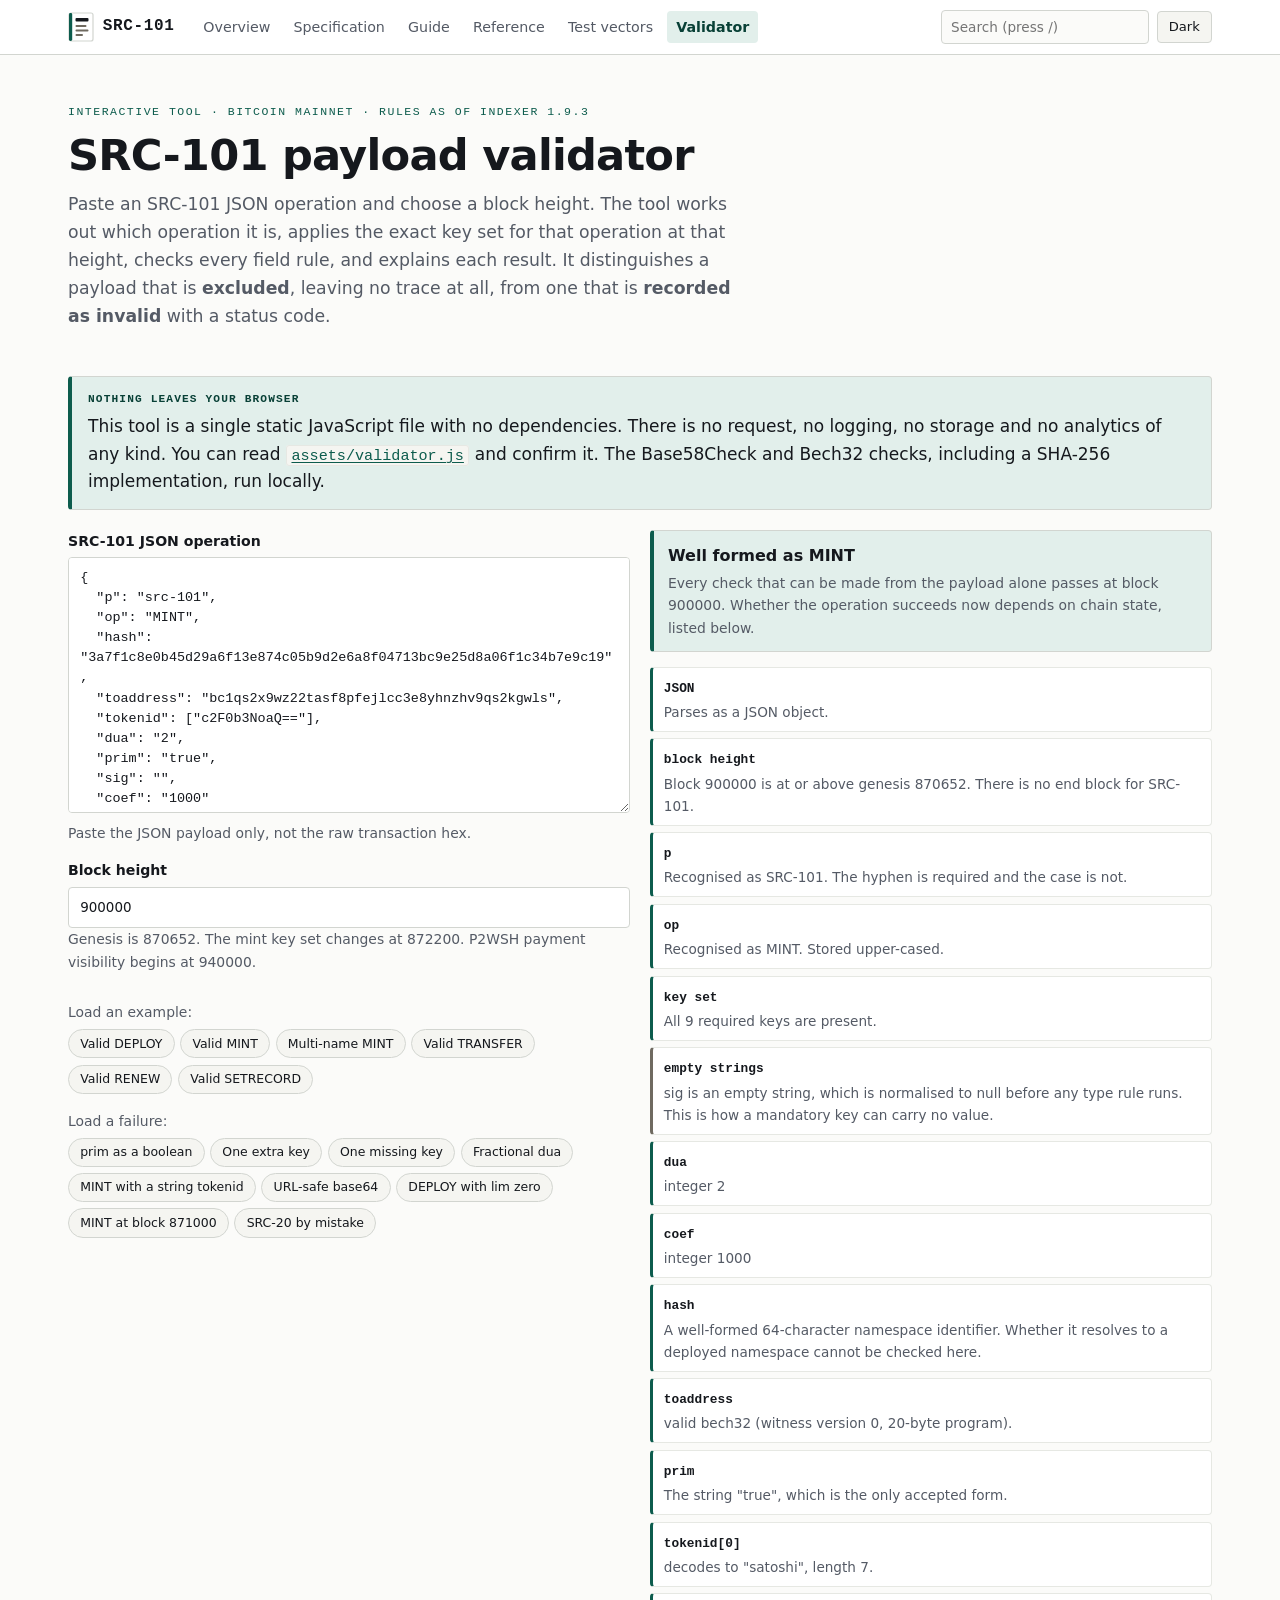
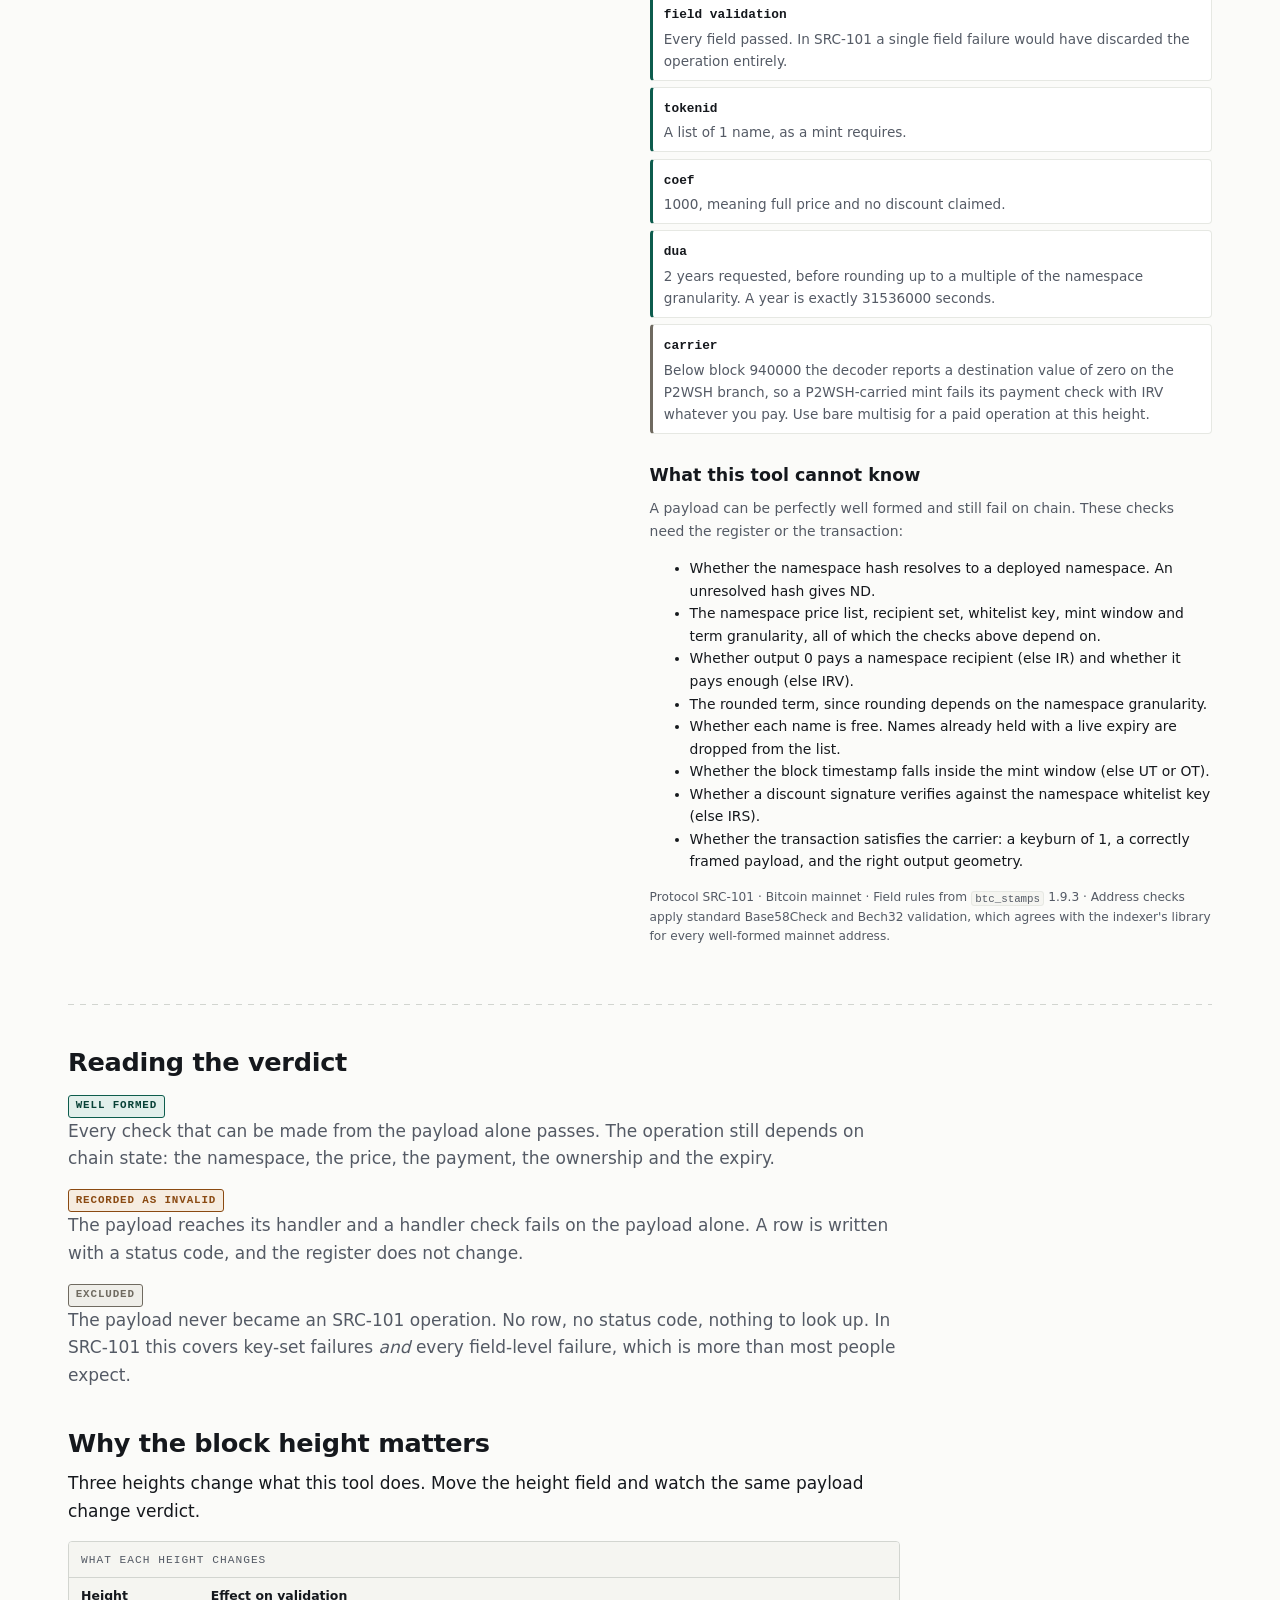
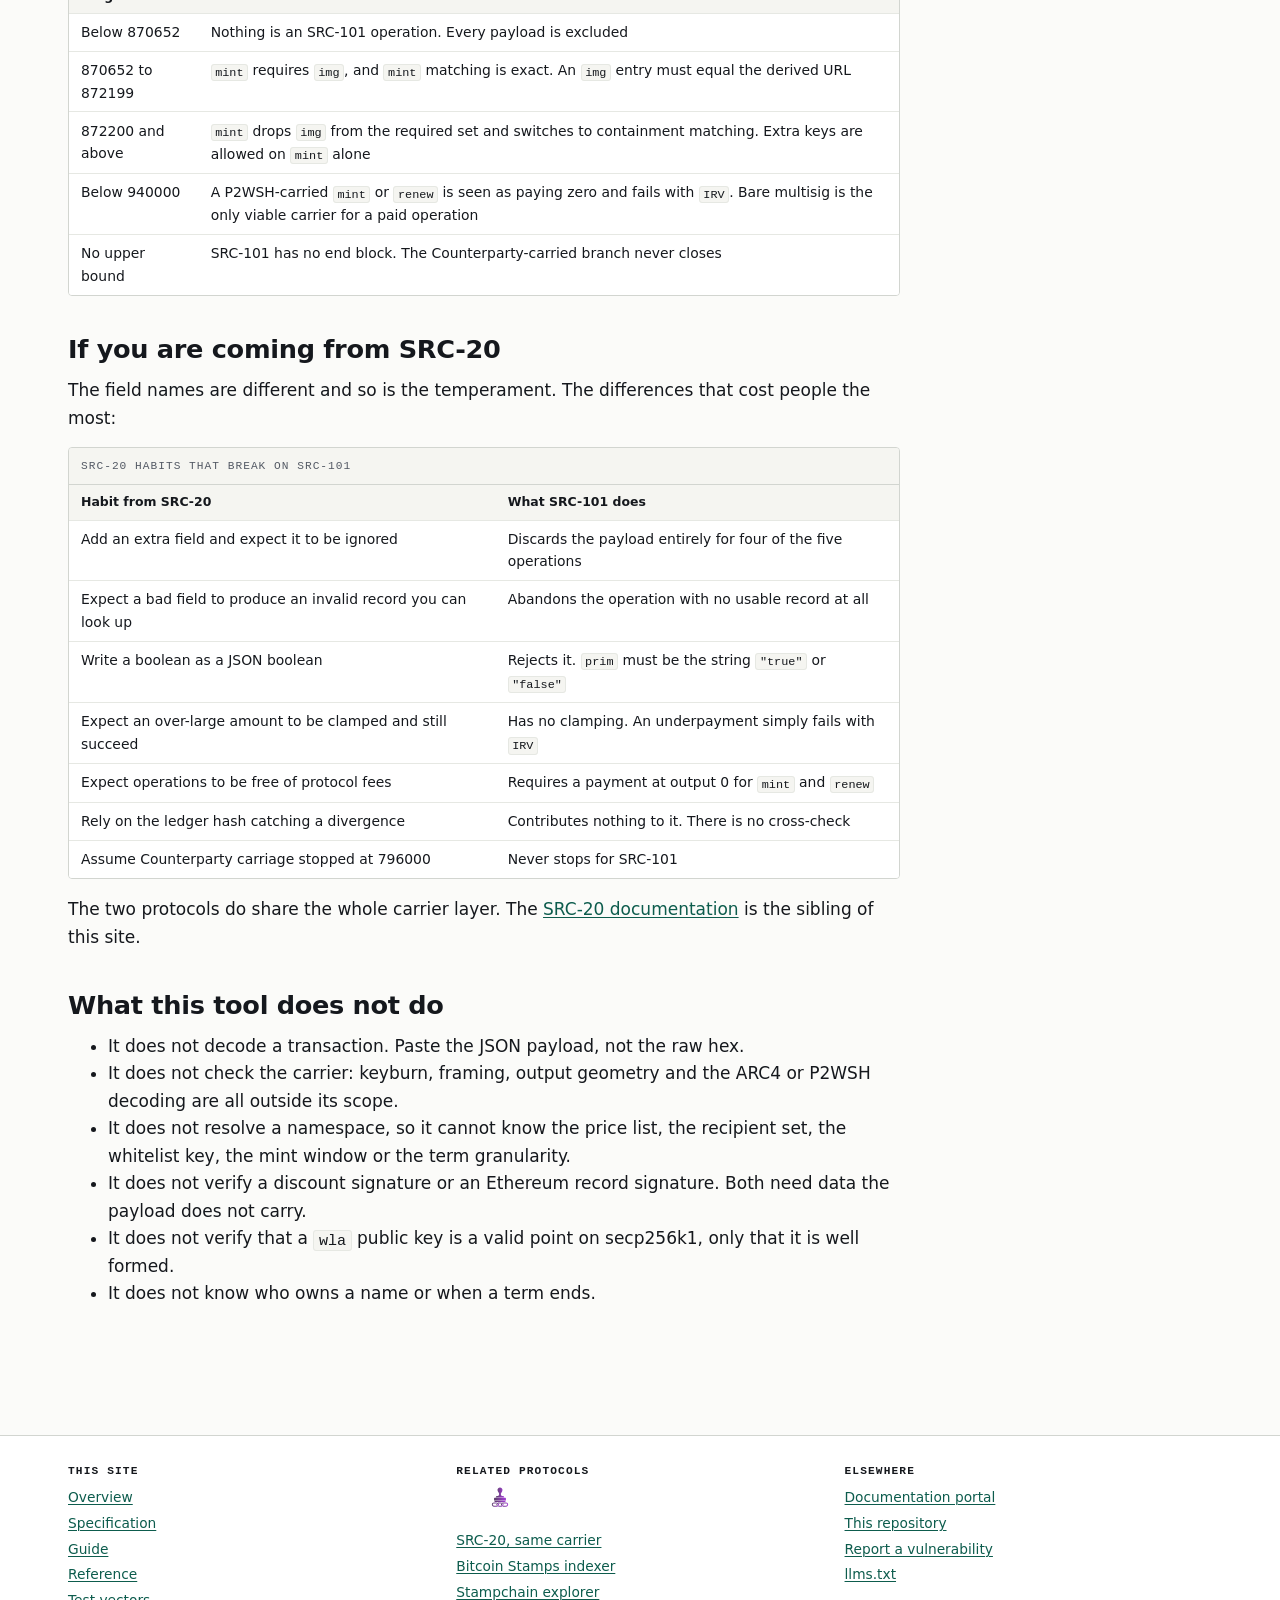
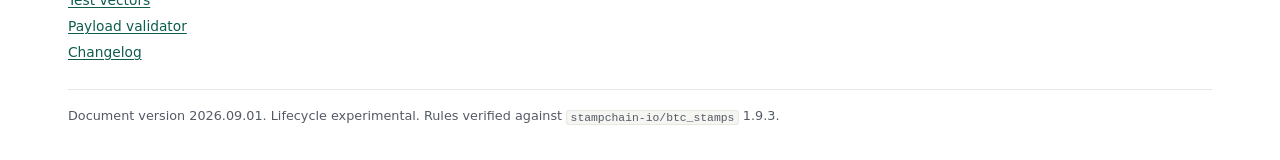
<file: validator.html>
<!doctype html>
<html lang="en">
<head>
<meta charset="utf-8">
<meta name="viewport" content="width=device-width, initial-scale=1">
<title>SRC-101 payload validator</title>
<meta name="description" content="A client-side SRC-101 payload validator. Identifies the operation, applies the exact key-set rules for a chosen block height including the 872200 change, validates numerics and address formats, and explains every result.">
<link rel="canonical" href="https://bitcoinuniverseio.github.io/src-101/validator.html">
<link rel="icon" href="assets/favicon.svg" type="image/svg+xml">
<link rel="stylesheet" href="assets/site.css">
<link rel="search-index" href="search-index.json">
<meta property="og:type" content="article">
<meta property="og:title" content="SRC-101 payload validator">
<meta property="og:description" content="Check an SRC-101 JSON operation field by field against the rules the Bitcoin Stamps indexer enforces. Nothing leaves your browser.">
<meta property="og:url" content="https://bitcoinuniverseio.github.io/src-101/validator.html">
<meta property="og:image" content="https://bitcoinuniverseio.github.io/src-101/assets/og.svg">
<meta name="twitter:card" content="summary_large_image">
<script>try{var t=localStorage.getItem('src101-docs-theme');if(t==='dark'||t==='light')document.documentElement.setAttribute('data-theme',t);}catch(e){}</script>
</head>
<body>
<a class="skip-link" href="#main">Skip to content</a>

<header class="site-header">
  <div class="wrap header-inner">
    <a class="brand" href="index.html">
      <svg class="brand-mark" viewBox="0 0 26 30" aria-hidden="true" focusable="false">
        <rect x="1" y="1" width="24" height="28" rx="2" fill="var(--card)" stroke="var(--rule)" stroke-width="1.2"/>
        <rect x="1" y="1" width="3.2" height="28" rx="1.4" fill="var(--accent)"/>
        <rect x="7.5" y="6" width="13" height="3.4" rx="1" fill="var(--ink)"/>
        <rect x="7.5" y="13" width="11" height="1.9" rx=".9" fill="var(--lapsed)"/>
        <rect x="7.5" y="17.5" width="13" height="1.9" rx=".9" fill="var(--lapsed)"/>
        <rect x="7.5" y="22" width="7.5" height="1.9" rx=".9" fill="var(--lapsed)"/>
      </svg>
      <span>SRC-101</span>
    </a>
    <nav class="site-nav" aria-label="Primary">
      <ul>
        <li><a href="index.html">Overview</a></li>
        <li><a href="specification.html">Specification</a></li>
        <li><a href="guide.html">Guide</a></li>
        <li><a href="reference.html">Reference</a></li>
        <li><a href="vectors.html">Test vectors</a></li>
        <li><a href="validator.html" aria-current="page">Validator</a></li>
      </ul>
    </nav>
    <div class="header-tools">
      <form class="search" id="site-search" role="search" hidden>
        <label class="visually-hidden" for="q">Search the SRC-101 documentation</label>
        <input class="search-input" id="q" type="search" placeholder="Search (press /)" autocomplete="off">
        <ul class="search-results" id="search-results" aria-live="polite"></ul>
      </form>
      <button class="theme-toggle" id="theme-toggle" type="button" hidden>Dark</button>
    </div>
  </div>
</header>

<main id="main">
  <div class="wrap">

    <div class="hero">
      <p class="eyebrow">Interactive tool &middot; Bitcoin mainnet &middot; Rules as of indexer 1.9.3</p>
      <h1>SRC-101 payload validator</h1>
      <p class="lede">Paste an SRC-101 JSON operation and choose a block height. The tool works out which operation it is, applies the exact key set for that operation at that height, checks every field rule, and explains each result. It distinguishes a payload that is <strong>excluded</strong>, leaving no trace at all, from one that is <strong>recorded as invalid</strong> with a status code.</p>
    </div>

    <div class="note">
      <span class="note-title">Nothing leaves your browser</span>
      <p>This tool is a single static JavaScript file with no dependencies. There is no request, no logging, no storage and no analytics of any kind. You can read <a href="assets/validator.js"><code>assets/validator.js</code></a> and confirm it. The Base58Check and Bech32 checks, including a SHA-256 implementation, run locally.</p>
    </div>

    <noscript>
      <div class="note note-warn">
        <span class="note-title">JavaScript required for this tool only</span>
        <p>The validator needs JavaScript. Every other page on this site, including the full <a href="specification.html">specification</a> and the <a href="vectors.html">test vectors</a>, works without it.</p>
      </div>
    </noscript>

    <div id="tool-noscript" class="note note-warn">
      <span class="note-title">JavaScript required for this tool only</span>
      <p>The validator needs JavaScript. Every other page on this site works without it.</p>
    </div>

    <section class="tool" id="tool-panel" hidden>
      <div class="tool-grid">
        <div>
          <label for="payload">SRC-101 JSON operation</label>
          <textarea id="payload" spellcheck="false" autocapitalize="off" autocorrect="off" aria-describedby="payload-help">{
  "p": "src-101",
  "op": "MINT",
  "hash": "3a7f1c8e0b45d29a6f13e874c05b9d2e6a8f04713bc9e25d8a06f1c34b7e9c19",
  "toaddress": "bc1qs2x9wz22tasf8pfejlcc3e8yhnzhv9qs2kgwls",
  "tokenid": ["c2F0b3NoaQ=="],
  "dua": "2",
  "prim": "true",
  "sig": "",
  "coef": "1000"
}</textarea>
          <p id="payload-help" class="small muted">Paste the JSON payload only, not the raw transaction hex.</p>

          <div class="field-row">
            <div>
              <label for="height">Block height</label>
              <input type="number" id="height" value="900000" min="0" step="1" aria-describedby="height-help">
              <p id="height-help" class="small muted">Genesis is 870652. The mint key set changes at 872200. P2WSH payment visibility begins at 940000.</p>
            </div>
          </div>

          <h2 class="visually-hidden">Examples</h2>
          <p class="small muted" style="margin-bottom:.3rem">Load an example:</p>
          <ul class="sample-row">
            <li><button class="chip" type="button" data-sample="deploy">Valid DEPLOY</button></li>
            <li><button class="chip" type="button" data-sample="mint">Valid MINT</button></li>
            <li><button class="chip" type="button" data-sample="multi">Multi-name MINT</button></li>
            <li><button class="chip" type="button" data-sample="transfer">Valid TRANSFER</button></li>
            <li><button class="chip" type="button" data-sample="renew">Valid RENEW</button></li>
            <li><button class="chip" type="button" data-sample="setrecord">Valid SETRECORD</button></li>
          </ul>
          <p class="small muted" style="margin-bottom:.3rem">Load a failure:</p>
          <ul class="sample-row">
            <li><button class="chip" type="button" data-sample="boolprim">prim as a boolean</button></li>
            <li><button class="chip" type="button" data-sample="extra">One extra key</button></li>
            <li><button class="chip" type="button" data-sample="missing">One missing key</button></li>
            <li><button class="chip" type="button" data-sample="fractional">Fractional dua</button></li>
            <li><button class="chip" type="button" data-sample="stringid">MINT with a string tokenid</button></li>
            <li><button class="chip" type="button" data-sample="urlsafe">URL-safe base64</button></li>
            <li><button class="chip" type="button" data-sample="zerolim">DEPLOY with lim zero</button></li>
            <li><button class="chip" type="button" data-sample="mint" data-height="871000">MINT at block 871000</button></li>
            <li><button class="chip" type="button" data-sample="src20">SRC-20 by mistake</button></li>
          </ul>
        </div>

        <div>
          <h2 class="visually-hidden">Result</h2>
          <div class="verdict" id="verdict" role="status" aria-live="polite"></div>
          <ul class="checks" id="checks"></ul>

          <div id="notes-wrap" hidden>
            <h3>What this tool cannot know</h3>
            <p class="small muted">A payload can be perfectly well formed and still fail on chain. These checks need the register or the transaction:</p>
            <ul class="small" id="notes"></ul>
          </div>

          <p class="tool-meta">Protocol SRC-101 &middot; Bitcoin mainnet &middot; Field rules from <code>btc_stamps</code> 1.9.3 &middot; Address checks apply standard Base58Check and Bech32 validation, which agrees with the indexer's library for every well-formed mainnet address.</p>
        </div>
      </div>
    </section>

    <hr class="perf">

    <section class="prose-wide">
      <h2 id="reading">Reading the verdict</h2>
      <dl class="terms">
        <dt><span class="badge badge-valid">Well formed</span></dt>
        <dd>Every check that can be made from the payload alone passes. The operation still depends on chain state: the namespace, the price, the payment, the ownership and the expiry.</dd>
        <dt><span class="badge badge-invalid">Recorded as invalid</span></dt>
        <dd>The payload reaches its handler and a handler check fails on the payload alone. A row is written with a status code, and the register does not change.</dd>
        <dt><span class="badge badge-neutral">Excluded</span></dt>
        <dd>The payload never became an SRC-101 operation. No row, no status code, nothing to look up. In SRC-101 this covers key-set failures <em>and</em> every field-level failure, which is more than most people expect.</dd>
      </dl>

      <h2 id="height">Why the block height matters</h2>
      <p>Three heights change what this tool does. Move the height field and watch the same payload change verdict.</p>
      <div class="table-scroll">
        <table>
          <caption>What each height changes</caption>
          <thead><tr><th scope="col">Height</th><th scope="col">Effect on validation</th></tr></thead>
          <tbody>
            <tr><td>Below 870652</td><td>Nothing is an SRC-101 operation. Every payload is excluded</td></tr>
            <tr><td>870652 to 872199</td><td><code>mint</code> requires <code>img</code>, and <code>mint</code> matching is exact. An <code>img</code> entry must equal the derived URL</td></tr>
            <tr><td>872200 and above</td><td><code>mint</code> drops <code>img</code> from the required set and switches to containment matching. Extra keys are allowed on <code>mint</code> alone</td></tr>
            <tr><td>Below 940000</td><td>A P2WSH-carried <code>mint</code> or <code>renew</code> is seen as paying zero and fails with <code>IRV</code>. Bare multisig is the only viable carrier for a paid operation</td></tr>
            <tr><td>No upper bound</td><td>SRC-101 has no end block. The Counterparty-carried branch never closes</td></tr>
          </tbody>
        </table>
      </div>

      <h2 id="src20">If you are coming from SRC-20</h2>
      <p>The field names are different and so is the temperament. The differences that cost people the most:</p>
      <div class="table-scroll">
        <table>
          <caption>SRC-20 habits that break on SRC-101</caption>
          <thead><tr><th scope="col">Habit from SRC-20</th><th scope="col">What SRC-101 does</th></tr></thead>
          <tbody>
            <tr><td>Add an extra field and expect it to be ignored</td><td>Discards the payload entirely for four of the five operations</td></tr>
            <tr><td>Expect a bad field to produce an invalid record you can look up</td><td>Abandons the operation with no usable record at all</td></tr>
            <tr><td>Write a boolean as a JSON boolean</td><td>Rejects it. <code>prim</code> must be the string <code>"true"</code> or <code>"false"</code></td></tr>
            <tr><td>Expect an over-large amount to be clamped and still succeed</td><td>Has no clamping. An underpayment simply fails with <code>IRV</code></td></tr>
            <tr><td>Expect operations to be free of protocol fees</td><td>Requires a payment at output 0 for <code>mint</code> and <code>renew</code></td></tr>
            <tr><td>Rely on the ledger hash catching a divergence</td><td>Contributes nothing to it. There is no cross-check</td></tr>
            <tr><td>Assume Counterparty carriage stopped at 796000</td><td>Never stops for SRC-101</td></tr>
          </tbody>
        </table>
      </div>
      <p>The two protocols do share the whole carrier layer. The <a href="https://bitcoinuniverseio.github.io/src-20/">SRC-20 documentation</a> is the sibling of this site.</p>

      <h2 id="scope">What this tool does not do</h2>
      <ul>
        <li>It does not decode a transaction. Paste the JSON payload, not the raw hex.</li>
        <li>It does not check the carrier: keyburn, framing, output geometry and the ARC4 or P2WSH decoding are all outside its scope.</li>
        <li>It does not resolve a namespace, so it cannot know the price list, the recipient set, the whitelist key, the mint window or the term granularity.</li>
        <li>It does not verify a discount signature or an Ethereum record signature. Both need data the payload does not carry.</li>
        <li>It does not verify that a <code>wla</code> public key is a valid point on secp256k1, only that it is well formed.</li>
        <li>It does not know who owns a name or when a term ends.</li>
      </ul>
    </section>
  </div>
</main>

<footer class="site-footer">
  <div class="wrap">
    <div class="footer-grid">
      <div>
        <h2>This site</h2>
        <ul>
          <li><a href="index.html">Overview</a></li>
          <li><a href="specification.html">Specification</a></li>
          <li><a href="guide.html">Guide</a></li>
          <li><a href="reference.html">Reference</a></li>
          <li><a href="vectors.html">Test vectors</a></li>
          <li><a href="validator.html">Payload validator</a></li>
          <li><a href="changelog.html">Changelog</a></li>
        </ul>
      </div>
      <div>
        <h2>Related protocols</h2>
        <p><img src="assets/stampchain-logo-480.svg" alt="" width="88" height="22" style="opacity:.75"></p>
        <ul>
          <li><a href="https://bitcoinuniverseio.github.io/src-20/">SRC-20, same carrier</a></li>
          <li><a href="https://github.com/stampchain-io/btc_stamps">Bitcoin Stamps indexer</a></li>
          <li><a href="https://stampchain.io/">Stampchain explorer</a></li>
        </ul>
      </div>
      <div>
        <h2>Elsewhere</h2>
        <ul>
          <li><a href="https://docs.bitcoinuniverse.io">Documentation portal</a></li>
          <li><a href="https://github.com/bitcoinuniverseio/src-101">This repository</a></li>
          <li><a href="https://github.com/bitcoinuniverseio/src-101/security/advisories/new">Report a vulnerability</a></li>
          <li><a href="llms.txt">llms.txt</a></li>
        </ul>
      </div>
    </div>
    <div class="colophon">
      <p>Document version 2026.09.01. Lifecycle experimental. Rules verified against <code>stampchain-io/btc_stamps</code> 1.9.3.</p>
    </div>
  </div>
</footer>

<script src="assets/site.js"></script>
<script src="assets/validator.js"></script>
</body>
</html>
</file>
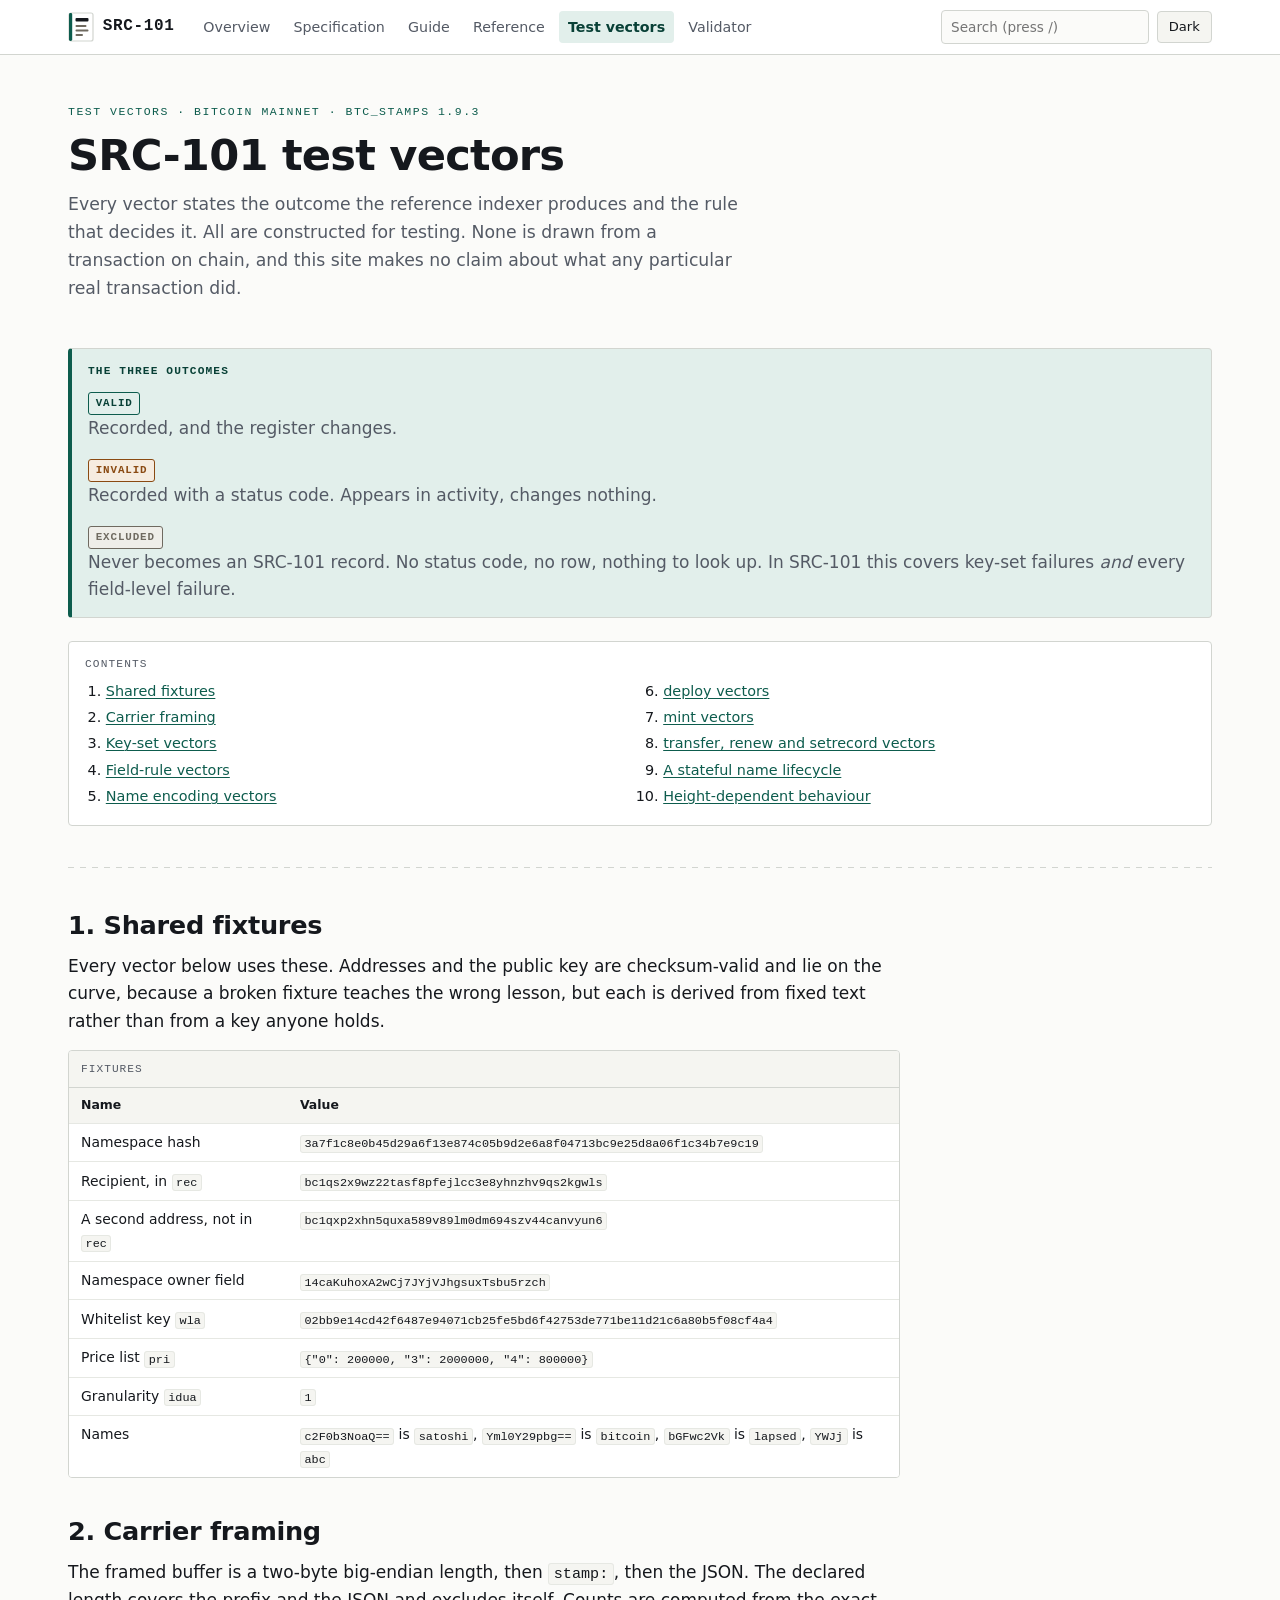
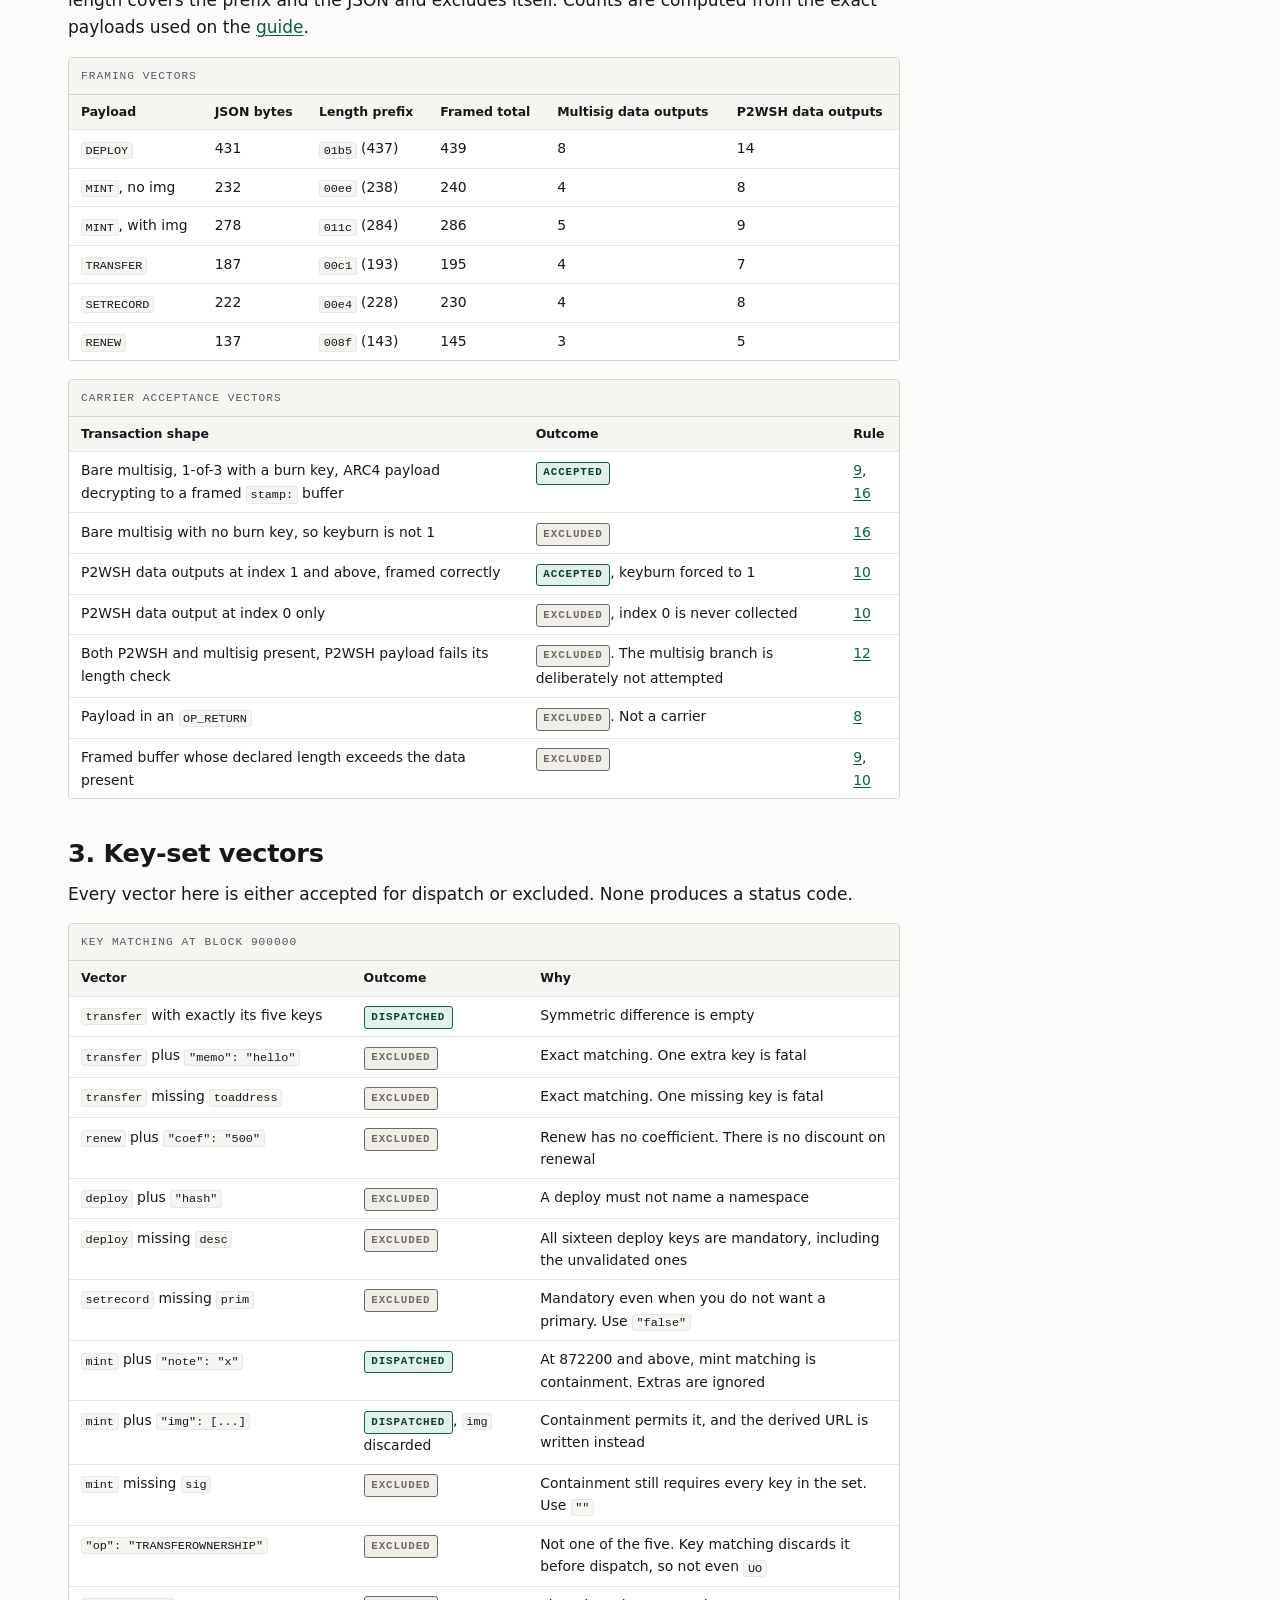
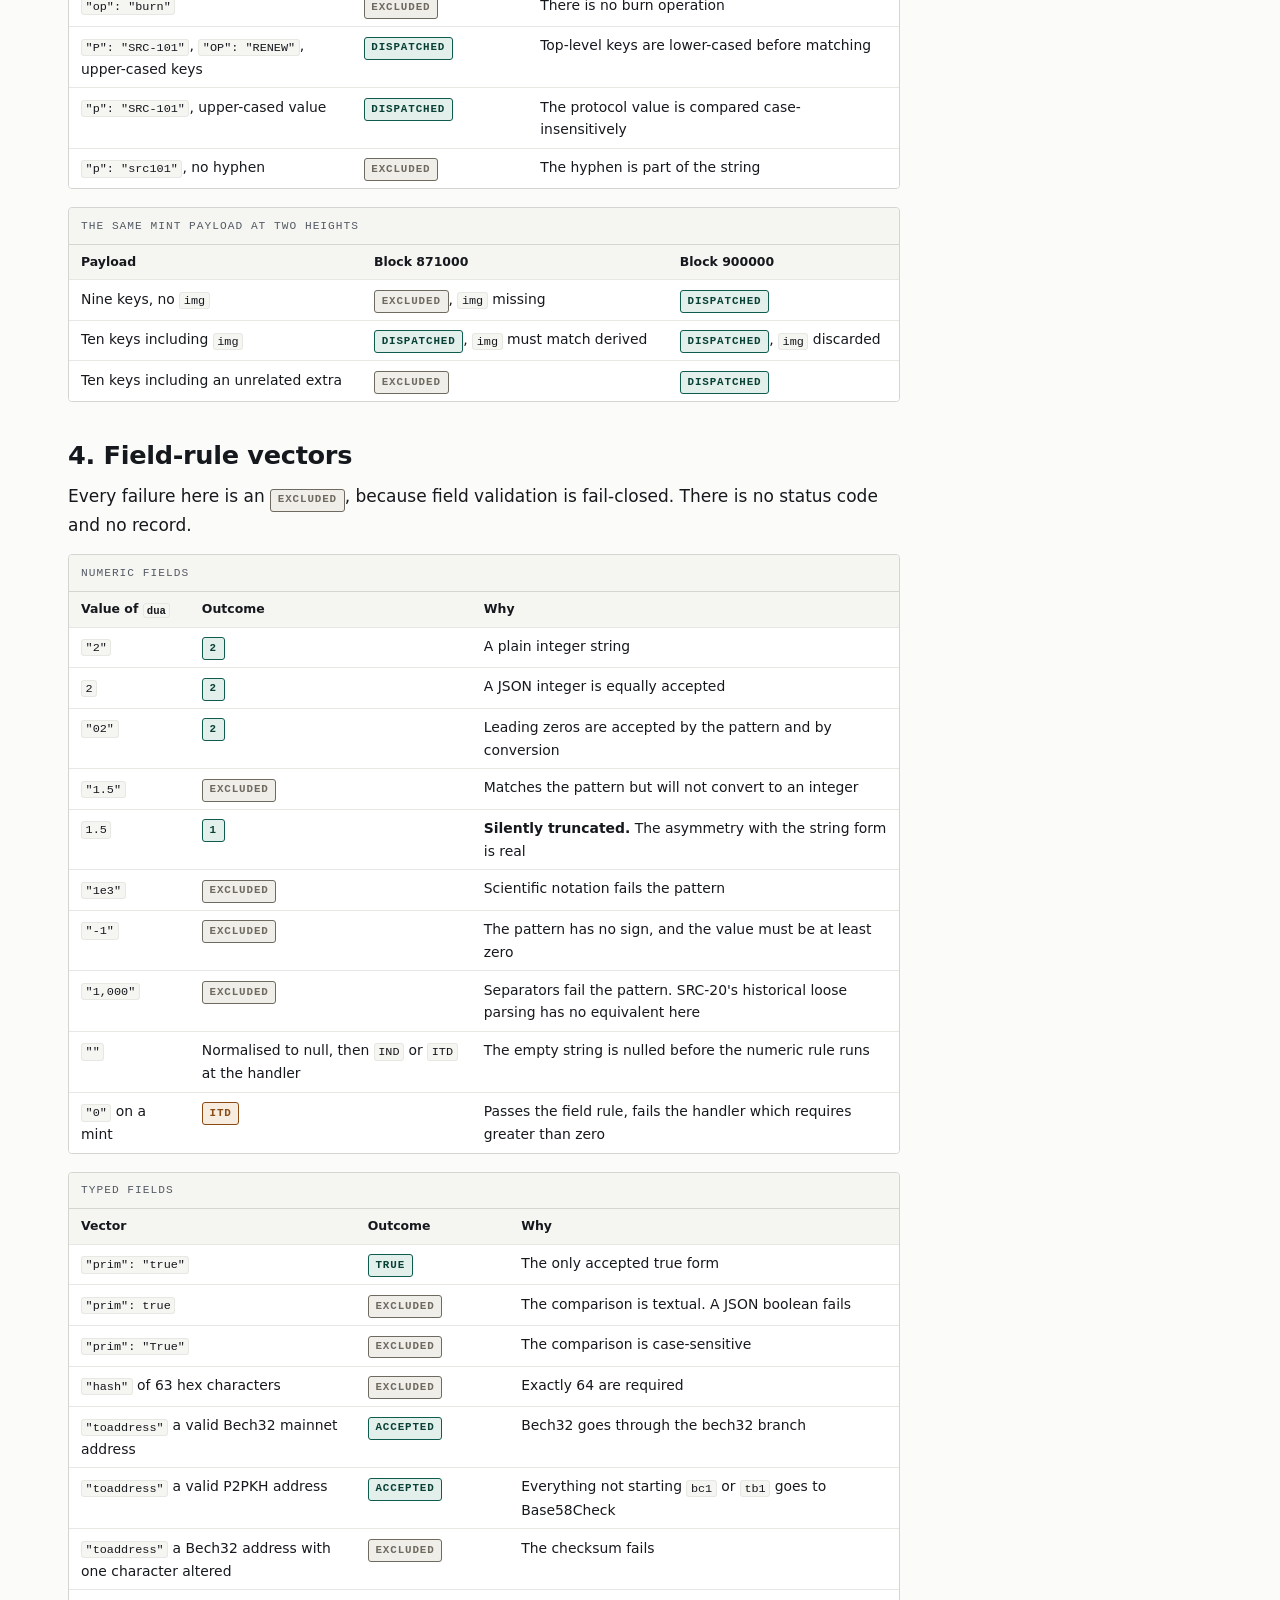
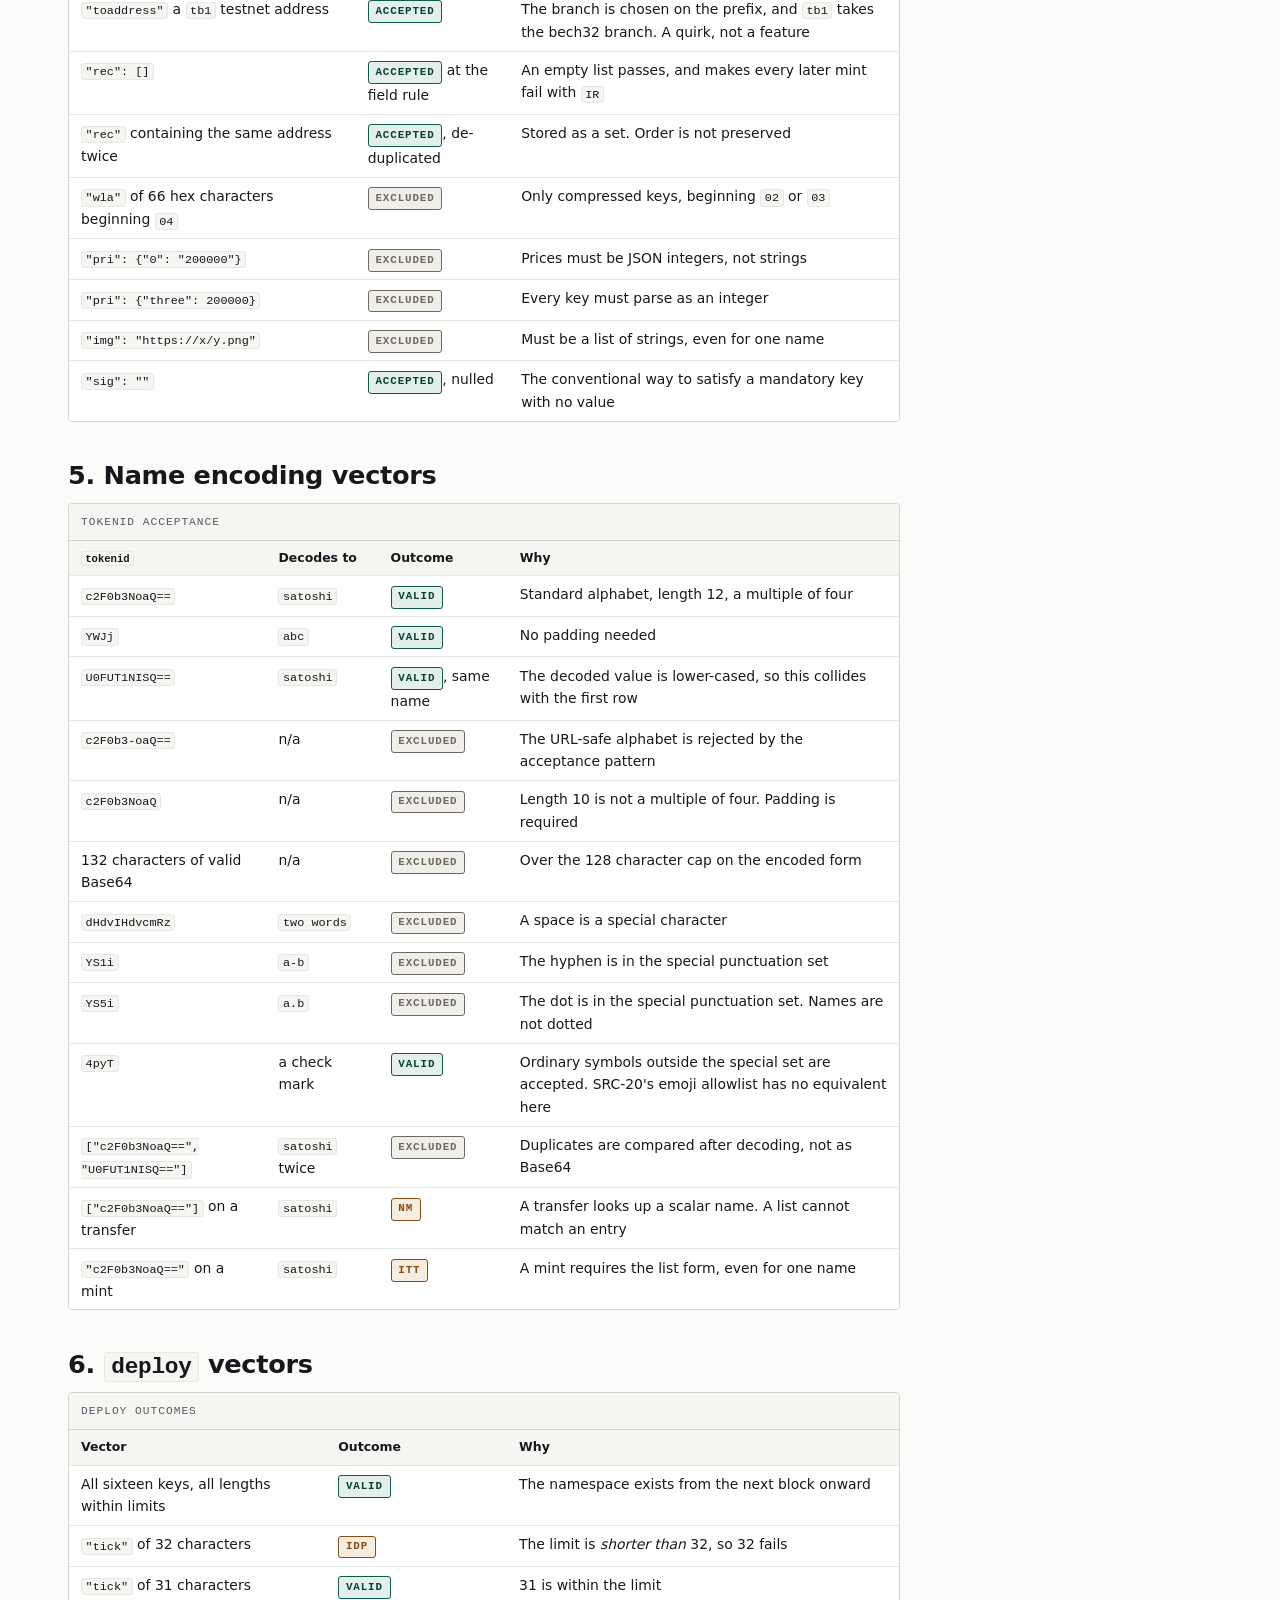
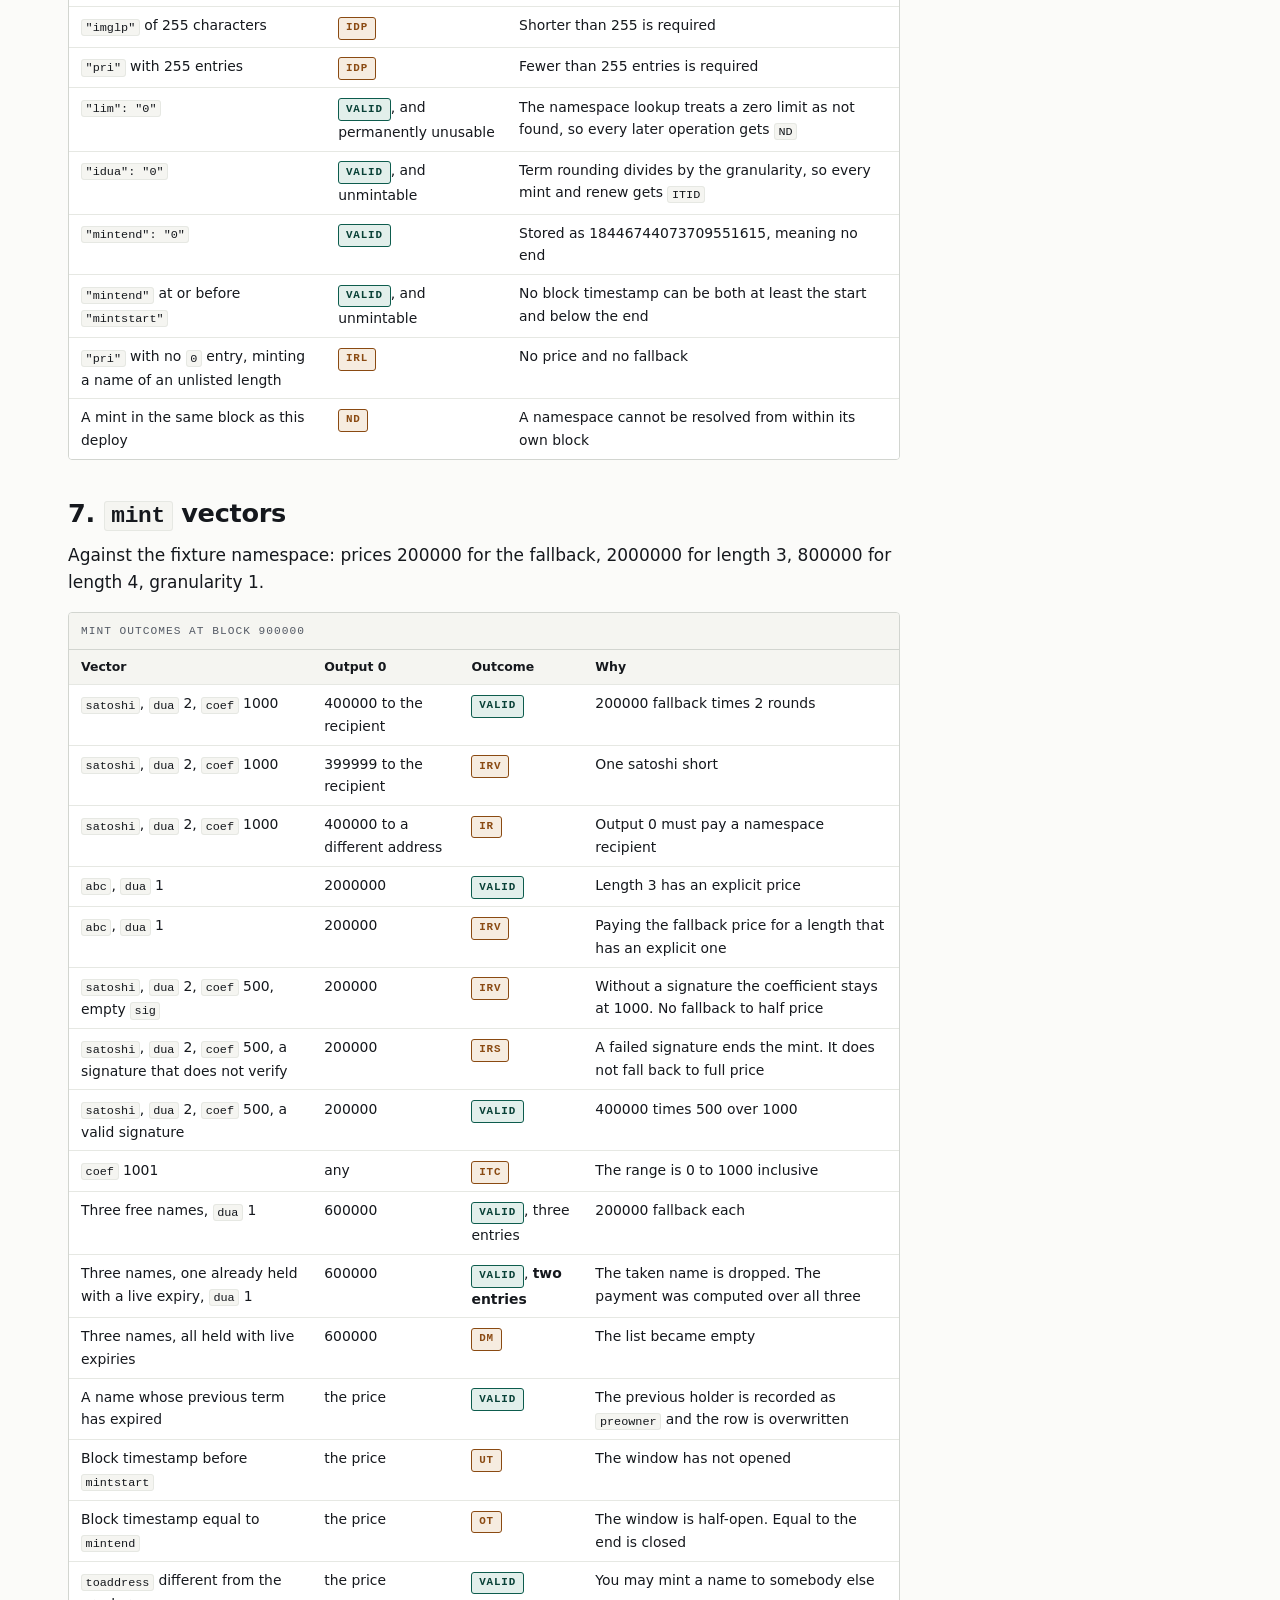
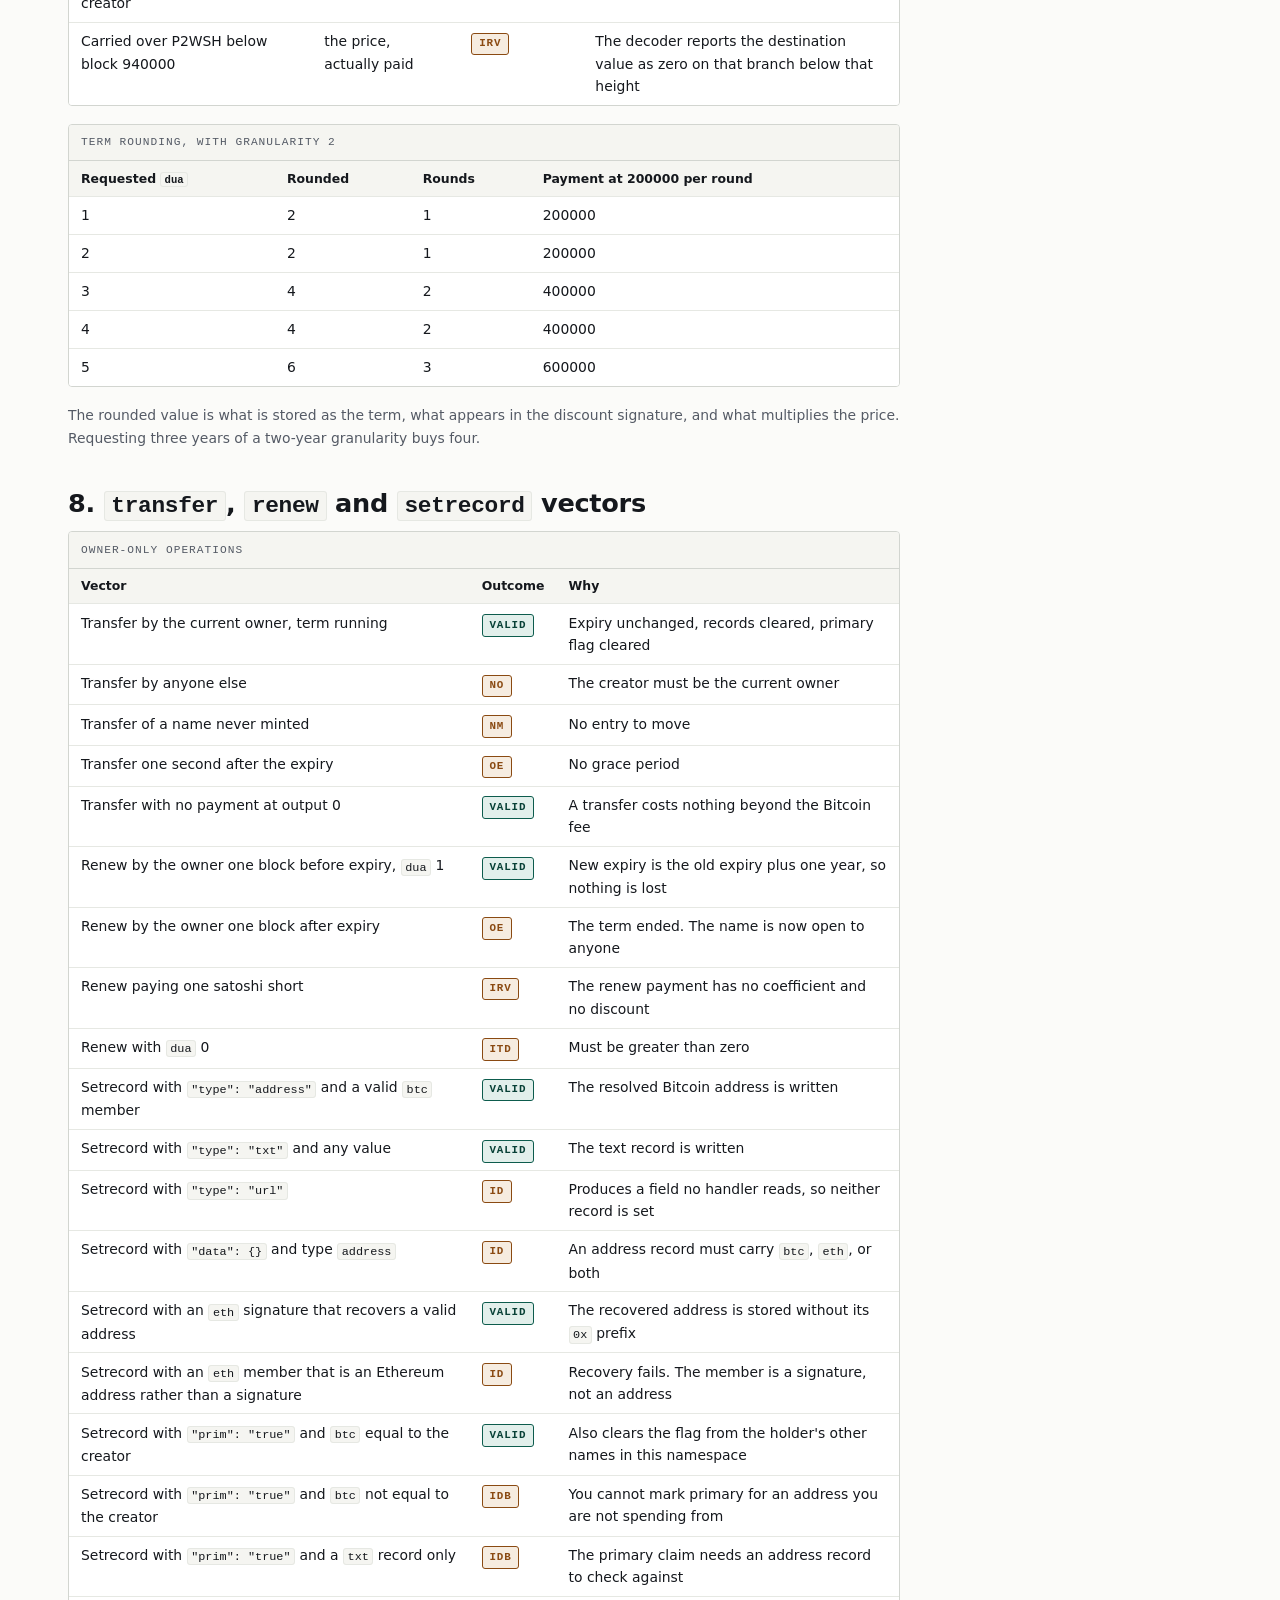
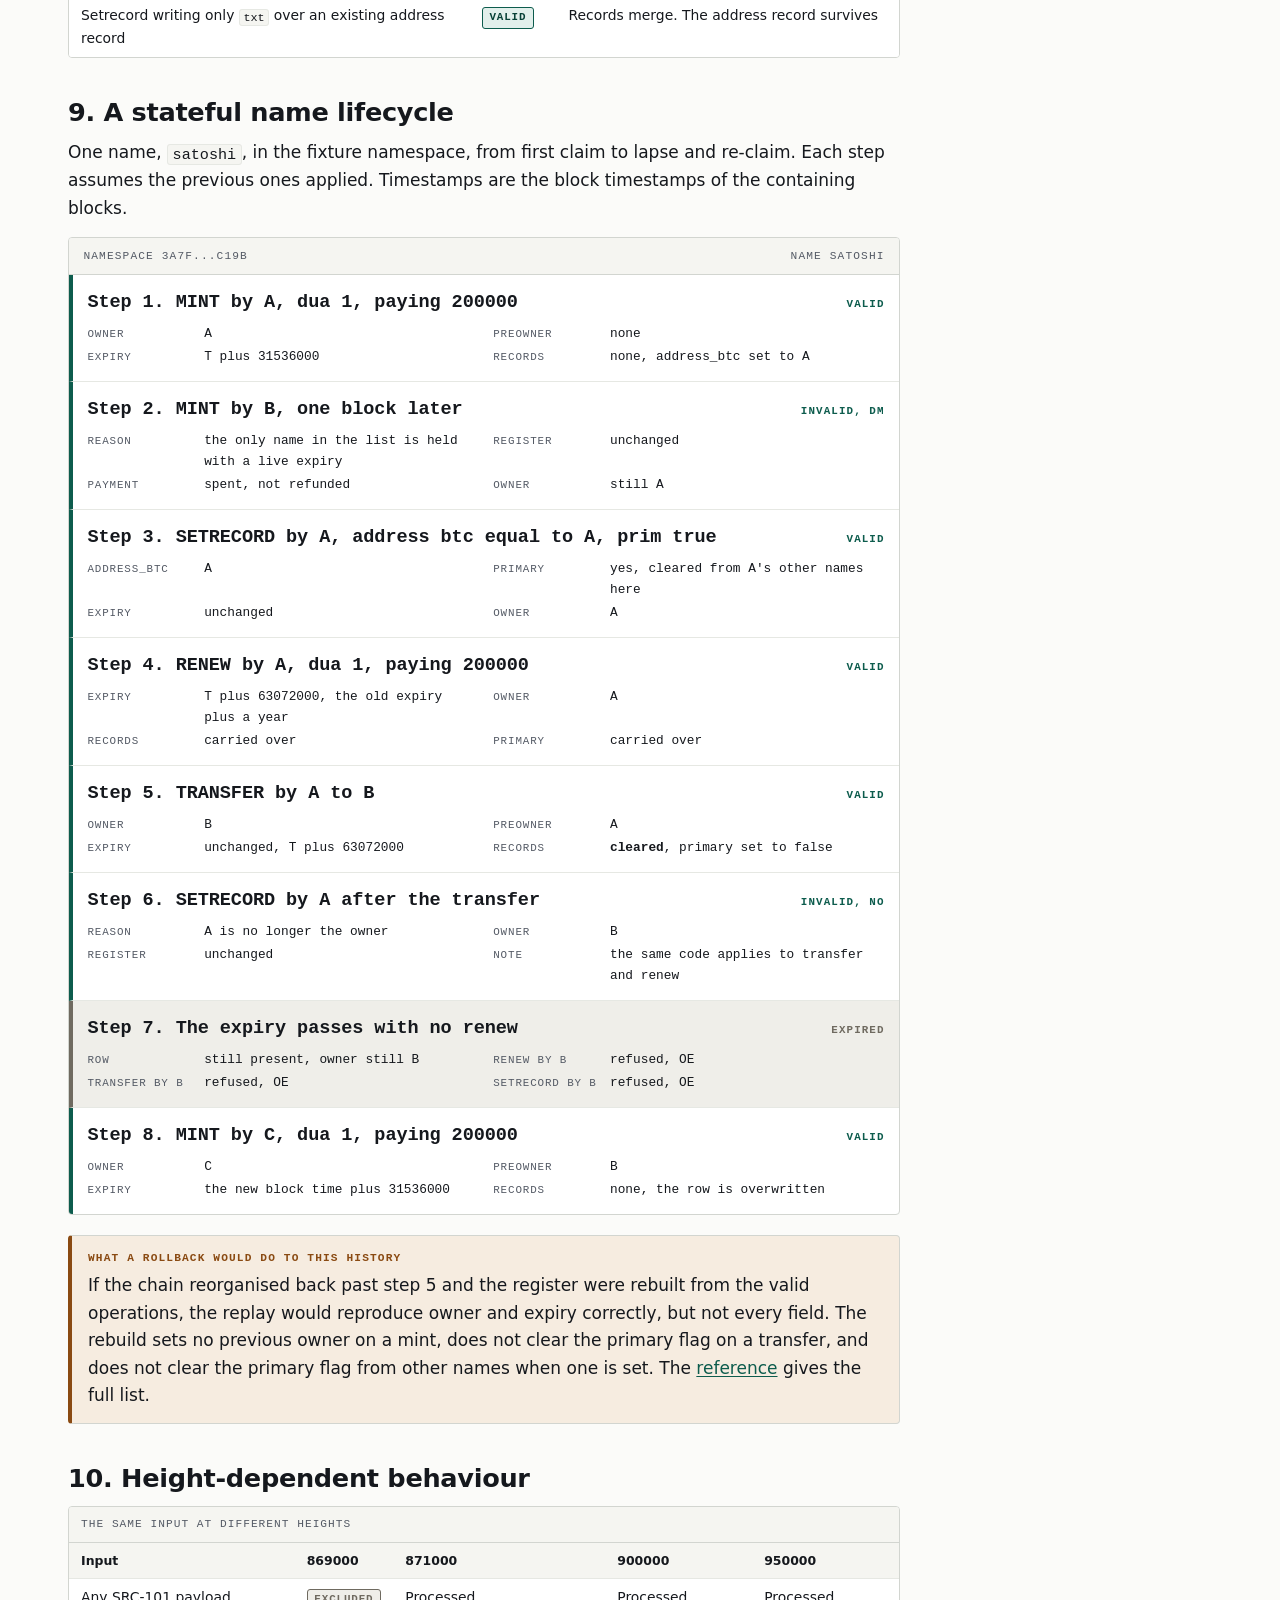
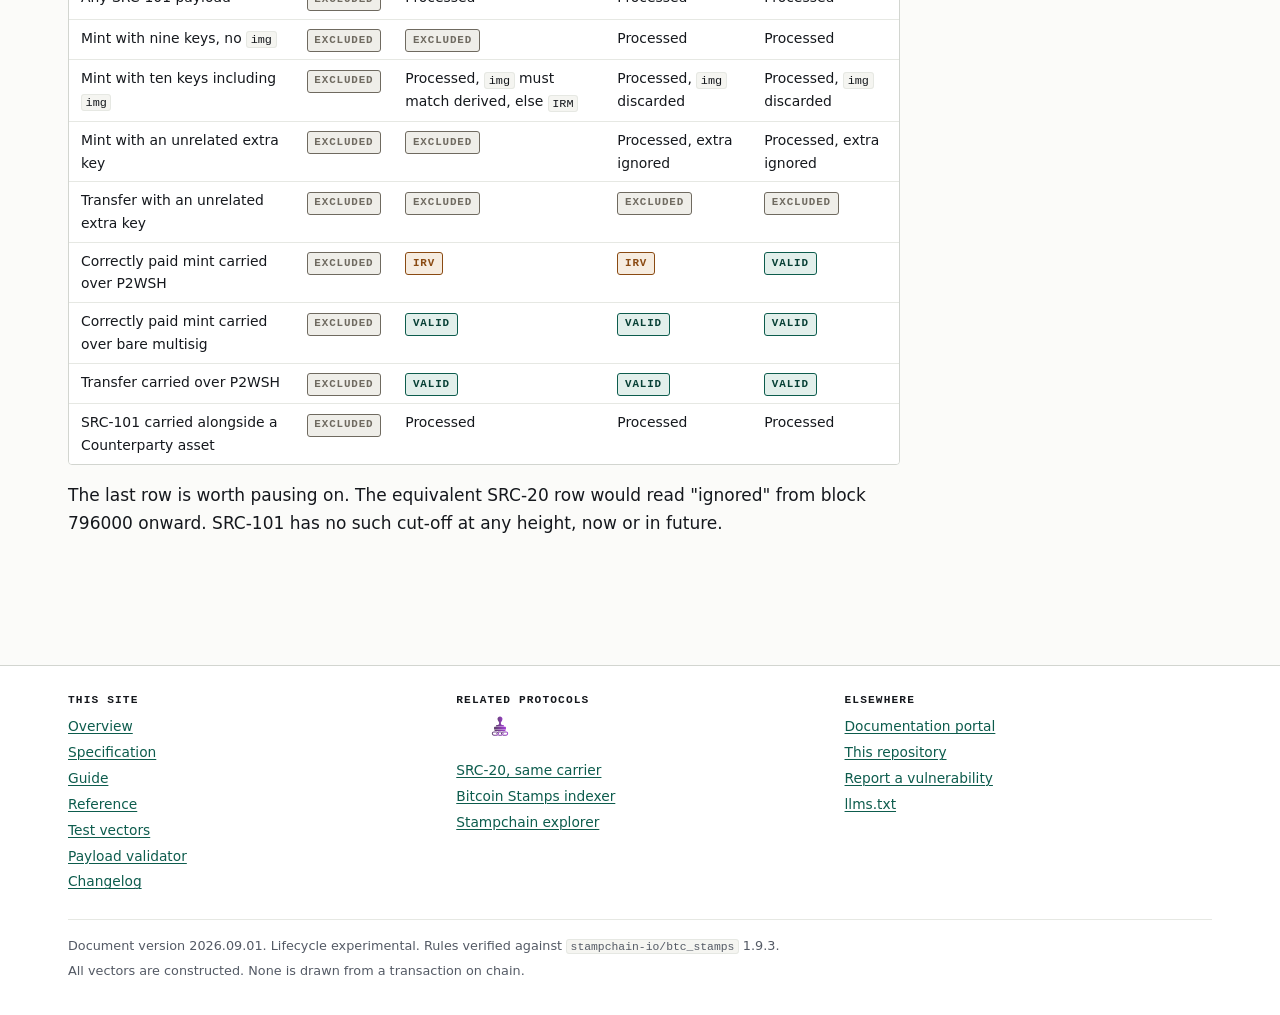
<file: vectors.html>
<!doctype html>
<html lang="en">
<head>
<meta charset="utf-8">
<meta name="viewport" content="width=device-width, initial-scale=1">
<title>SRC-101 test vectors</title>
<meta name="description" content="Valid, invalid and excluded SRC-101 vectors with the rule that decides each outcome: carrier framing, key sets at both mint heights, field rules, per-operation vectors, and a stateful name lifecycle.">
<link rel="canonical" href="https://bitcoinuniverseio.github.io/src-101/vectors.html">
<link rel="icon" href="assets/favicon.svg" type="image/svg+xml">
<link rel="stylesheet" href="assets/site.css">
<link rel="search-index" href="search-index.json">
<meta property="og:type" content="article">
<meta property="og:title" content="SRC-101 test vectors">
<meta property="og:description" content="Vectors covering every SRC-101 outcome, each stating the rule that decides it.">
<meta property="og:url" content="https://bitcoinuniverseio.github.io/src-101/vectors.html">
<meta property="og:image" content="https://bitcoinuniverseio.github.io/src-101/assets/og.svg">
<meta name="twitter:card" content="summary_large_image">
<script>try{var t=localStorage.getItem('src101-docs-theme');if(t==='dark'||t==='light')document.documentElement.setAttribute('data-theme',t);}catch(e){}</script>
</head>
<body>
<a class="skip-link" href="#main">Skip to content</a>

<header class="site-header">
  <div class="wrap header-inner">
    <a class="brand" href="index.html">
      <svg class="brand-mark" viewBox="0 0 26 30" aria-hidden="true" focusable="false">
        <rect x="1" y="1" width="24" height="28" rx="2" fill="var(--card)" stroke="var(--rule)" stroke-width="1.2"/>
        <rect x="1" y="1" width="3.2" height="28" rx="1.4" fill="var(--accent)"/>
        <rect x="7.5" y="6" width="13" height="3.4" rx="1" fill="var(--ink)"/>
        <rect x="7.5" y="13" width="11" height="1.9" rx=".9" fill="var(--lapsed)"/>
        <rect x="7.5" y="17.5" width="13" height="1.9" rx=".9" fill="var(--lapsed)"/>
        <rect x="7.5" y="22" width="7.5" height="1.9" rx=".9" fill="var(--lapsed)"/>
      </svg>
      <span>SRC-101</span>
    </a>
    <nav class="site-nav" aria-label="Primary">
      <ul>
        <li><a href="index.html">Overview</a></li>
        <li><a href="specification.html">Specification</a></li>
        <li><a href="guide.html">Guide</a></li>
        <li><a href="reference.html">Reference</a></li>
        <li><a href="vectors.html" aria-current="page">Test vectors</a></li>
        <li><a href="validator.html">Validator</a></li>
      </ul>
    </nav>
    <div class="header-tools">
      <form class="search" id="site-search" role="search" hidden>
        <label class="visually-hidden" for="q">Search the SRC-101 documentation</label>
        <input class="search-input" id="q" type="search" placeholder="Search (press /)" autocomplete="off">
        <ul class="search-results" id="search-results" aria-live="polite"></ul>
      </form>
      <button class="theme-toggle" id="theme-toggle" type="button" hidden>Dark</button>
    </div>
  </div>
</header>

<main id="main">
  <div class="wrap">

    <div class="hero">
      <p class="eyebrow">Test vectors &middot; Bitcoin mainnet &middot; btc_stamps 1.9.3</p>
      <h1>SRC-101 test vectors</h1>
      <p class="lede">Every vector states the outcome the reference indexer produces and the rule that decides it. All are constructed for testing. None is drawn from a transaction on chain, and this site makes no claim about what any particular real transaction did.</p>
    </div>

    <div class="note">
      <span class="note-title">The three outcomes</span>
      <dl class="terms" style="margin-top:.4rem">
        <dt><span class="badge badge-valid">Valid</span></dt>
        <dd>Recorded, and the register changes.</dd>
        <dt><span class="badge badge-invalid">Invalid</span></dt>
        <dd>Recorded with a status code. Appears in activity, changes nothing.</dd>
        <dt><span class="badge badge-neutral">Excluded</span></dt>
        <dd>Never becomes an SRC-101 record. No status code, no row, nothing to look up. In SRC-101 this covers key-set failures <em>and</em> every field-level failure.</dd>
      </dl>
    </div>

    <div class="toc">
      <p>Contents</p>
      <ol>
        <li><a href="#fixtures">Shared fixtures</a></li>
        <li><a href="#framing">Carrier framing</a></li>
        <li><a href="#keysets">Key-set vectors</a></li>
        <li><a href="#fields">Field-rule vectors</a></li>
        <li><a href="#names">Name encoding vectors</a></li>
        <li><a href="#deploy">deploy vectors</a></li>
        <li><a href="#mint">mint vectors</a></li>
        <li><a href="#owner">transfer, renew and setrecord vectors</a></li>
        <li><a href="#lifecycle">A stateful name lifecycle</a></li>
        <li><a href="#heights">Height-dependent behaviour</a></li>
      </ol>
    </div>

    <hr class="perf">

    <section id="fixtures" class="prose-wide">
      <h2>1. Shared fixtures</h2>
      <p>Every vector below uses these. Addresses and the public key are checksum-valid and lie on the curve, because a broken fixture teaches the wrong lesson, but each is derived from fixed text rather than from a key anyone holds.</p>
      <div class="table-scroll">
        <table>
          <caption>Fixtures</caption>
          <thead><tr><th scope="col">Name</th><th scope="col">Value</th></tr></thead>
          <tbody>
            <tr><td>Namespace hash</td><td><code>3a7f1c8e0b45d29a6f13e874c05b9d2e6a8f04713bc9e25d8a06f1c34b7e9c19</code></td></tr>
            <tr><td>Recipient, in <code>rec</code></td><td><code>bc1qs2x9wz22tasf8pfejlcc3e8yhnzhv9qs2kgwls</code></td></tr>
            <tr><td>A second address, not in <code>rec</code></td><td><code>bc1qxp2xhn5quxa589v89lm0dm694szv44canvyun6</code></td></tr>
            <tr><td>Namespace owner field</td><td><code>14caKuhoxA2wCj7JYjVJhgsuxTsbu5rzch</code></td></tr>
            <tr><td>Whitelist key <code>wla</code></td><td><code>02bb9e14cd42f6487e94071cb25fe5bd6f42753de771be11d21c6a80b5f08cf4a4</code></td></tr>
            <tr><td>Price list <code>pri</code></td><td><code>{"0": 200000, "3": 2000000, "4": 800000}</code></td></tr>
            <tr><td>Granularity <code>idua</code></td><td><code>1</code></td></tr>
            <tr><td>Names</td><td><code>c2F0b3NoaQ==</code> is <code>satoshi</code>, <code>Yml0Y29pbg==</code> is <code>bitcoin</code>, <code>bGFwc2Vk</code> is <code>lapsed</code>, <code>YWJj</code> is <code>abc</code></td></tr>
          </tbody>
        </table>
      </div>
    </section>

    <section id="framing" class="prose-wide">
      <h2>2. Carrier framing</h2>
      <p>The framed buffer is a two-byte big-endian length, then <code>stamp:</code>, then the JSON. The declared length covers the prefix and the JSON and excludes itself. Counts are computed from the exact payloads used on the <a href="guide.html">guide</a>.</p>

      <div class="table-scroll">
        <table>
          <caption>Framing vectors</caption>
          <thead><tr><th scope="col">Payload</th><th scope="col">JSON bytes</th><th scope="col">Length prefix</th><th scope="col">Framed total</th><th scope="col">Multisig data outputs</th><th scope="col">P2WSH data outputs</th></tr></thead>
          <tbody>
            <tr><td><code>DEPLOY</code></td><td>431</td><td><code>01b5</code> (437)</td><td>439</td><td>8</td><td>14</td></tr>
            <tr><td><code>MINT</code>, no img</td><td>232</td><td><code>00ee</code> (238)</td><td>240</td><td>4</td><td>8</td></tr>
            <tr><td><code>MINT</code>, with img</td><td>278</td><td><code>011c</code> (284)</td><td>286</td><td>5</td><td>9</td></tr>
            <tr><td><code>TRANSFER</code></td><td>187</td><td><code>00c1</code> (193)</td><td>195</td><td>4</td><td>7</td></tr>
            <tr><td><code>SETRECORD</code></td><td>222</td><td><code>00e4</code> (228)</td><td>230</td><td>4</td><td>8</td></tr>
            <tr><td><code>RENEW</code></td><td>137</td><td><code>008f</code> (143)</td><td>145</td><td>3</td><td>5</td></tr>
          </tbody>
        </table>
      </div>

      <div class="table-scroll">
        <table>
          <caption>Carrier acceptance vectors</caption>
          <thead><tr><th scope="col">Transaction shape</th><th scope="col">Outcome</th><th scope="col">Rule</th></tr></thead>
          <tbody>
            <tr><td>Bare multisig, 1-of-3 with a burn key, ARC4 payload decrypting to a framed <code>stamp:</code> buffer</td><td><span class="badge badge-valid">Accepted</span></td><td><a href="specification.html#r9">9</a>, <a href="specification.html#r16">16</a></td></tr>
            <tr><td>Bare multisig with no burn key, so keyburn is not 1</td><td><span class="badge badge-neutral">Excluded</span></td><td><a href="specification.html#r16">16</a></td></tr>
            <tr><td>P2WSH data outputs at index 1 and above, framed correctly</td><td><span class="badge badge-valid">Accepted</span>, keyburn forced to 1</td><td><a href="specification.html#r10">10</a></td></tr>
            <tr><td>P2WSH data output at index 0 only</td><td><span class="badge badge-neutral">Excluded</span>, index 0 is never collected</td><td><a href="specification.html#r10">10</a></td></tr>
            <tr><td>Both P2WSH and multisig present, P2WSH payload fails its length check</td><td><span class="badge badge-neutral">Excluded</span>. The multisig branch is deliberately not attempted</td><td><a href="specification.html#r12">12</a></td></tr>
            <tr><td>Payload in an <code>OP_RETURN</code></td><td><span class="badge badge-neutral">Excluded</span>. Not a carrier</td><td><a href="specification.html#r8">8</a></td></tr>
            <tr><td>Framed buffer whose declared length exceeds the data present</td><td><span class="badge badge-neutral">Excluded</span></td><td><a href="specification.html#r9">9</a>, <a href="specification.html#r10">10</a></td></tr>
          </tbody>
        </table>
      </div>
    </section>

    <section id="keysets" class="prose-wide">
      <h2>3. Key-set vectors</h2>
      <p>Every vector here is either accepted for dispatch or excluded. None produces a status code.</p>

      <div class="table-scroll">
        <table>
          <caption>Key matching at block 900000</caption>
          <thead><tr><th scope="col">Vector</th><th scope="col">Outcome</th><th scope="col">Why</th></tr></thead>
          <tbody>
            <tr><td><code>transfer</code> with exactly its five keys</td><td><span class="badge badge-valid">Dispatched</span></td><td>Symmetric difference is empty</td></tr>
            <tr><td><code>transfer</code> plus <code>"memo": "hello"</code></td><td><span class="badge badge-neutral">Excluded</span></td><td>Exact matching. One extra key is fatal</td></tr>
            <tr><td><code>transfer</code> missing <code>toaddress</code></td><td><span class="badge badge-neutral">Excluded</span></td><td>Exact matching. One missing key is fatal</td></tr>
            <tr><td><code>renew</code> plus <code>"coef": "500"</code></td><td><span class="badge badge-neutral">Excluded</span></td><td>Renew has no coefficient. There is no discount on renewal</td></tr>
            <tr><td><code>deploy</code> plus <code>"hash"</code></td><td><span class="badge badge-neutral">Excluded</span></td><td>A deploy must not name a namespace</td></tr>
            <tr><td><code>deploy</code> missing <code>desc</code></td><td><span class="badge badge-neutral">Excluded</span></td><td>All sixteen deploy keys are mandatory, including the unvalidated ones</td></tr>
            <tr><td><code>setrecord</code> missing <code>prim</code></td><td><span class="badge badge-neutral">Excluded</span></td><td>Mandatory even when you do not want a primary. Use <code>"false"</code></td></tr>
            <tr><td><code>mint</code> plus <code>"note": "x"</code></td><td><span class="badge badge-valid">Dispatched</span></td><td>At 872200 and above, mint matching is containment. Extras are ignored</td></tr>
            <tr><td><code>mint</code> plus <code>"img": [...]</code></td><td><span class="badge badge-valid">Dispatched</span>, <code>img</code> discarded</td><td>Containment permits it, and the derived URL is written instead</td></tr>
            <tr><td><code>mint</code> missing <code>sig</code></td><td><span class="badge badge-neutral">Excluded</span></td><td>Containment still requires every key in the set. Use <code>""</code></td></tr>
            <tr><td><code>"op": "TRANSFEROWNERSHIP"</code></td><td><span class="badge badge-neutral">Excluded</span></td><td>Not one of the five. Key matching discards it before dispatch, so not even <code>UO</code></td></tr>
            <tr><td><code>"op": "burn"</code></td><td><span class="badge badge-neutral">Excluded</span></td><td>There is no burn operation</td></tr>
            <tr><td><code>"P": "SRC-101"</code>, <code>"OP": "RENEW"</code>, upper-cased keys</td><td><span class="badge badge-valid">Dispatched</span></td><td>Top-level keys are lower-cased before matching</td></tr>
            <tr><td><code>"p": "SRC-101"</code>, upper-cased value</td><td><span class="badge badge-valid">Dispatched</span></td><td>The protocol value is compared case-insensitively</td></tr>
            <tr><td><code>"p": "src101"</code>, no hyphen</td><td><span class="badge badge-neutral">Excluded</span></td><td>The hyphen is part of the string</td></tr>
          </tbody>
        </table>
      </div>

      <div class="table-scroll">
        <table>
          <caption>The same mint payload at two heights</caption>
          <thead><tr><th scope="col">Payload</th><th scope="col">Block 871000</th><th scope="col">Block 900000</th></tr></thead>
          <tbody>
            <tr><td>Nine keys, no <code>img</code></td><td><span class="badge badge-neutral">Excluded</span>, <code>img</code> missing</td><td><span class="badge badge-valid">Dispatched</span></td></tr>
            <tr><td>Ten keys including <code>img</code></td><td><span class="badge badge-valid">Dispatched</span>, <code>img</code> must match derived</td><td><span class="badge badge-valid">Dispatched</span>, <code>img</code> discarded</td></tr>
            <tr><td>Ten keys including an unrelated extra</td><td><span class="badge badge-neutral">Excluded</span></td><td><span class="badge badge-valid">Dispatched</span></td></tr>
          </tbody>
        </table>
      </div>
    </section>

    <section id="fields" class="prose-wide">
      <h2>4. Field-rule vectors</h2>
      <p>Every failure here is an <span class="badge badge-neutral">Excluded</span>, because field validation is fail-closed. There is no status code and no record.</p>

      <div class="table-scroll">
        <table>
          <caption>Numeric fields</caption>
          <thead><tr><th scope="col">Value of <code>dua</code></th><th scope="col">Outcome</th><th scope="col">Why</th></tr></thead>
          <tbody>
            <tr><td><code>"2"</code></td><td><span class="badge badge-valid">2</span></td><td>A plain integer string</td></tr>
            <tr><td><code>2</code></td><td><span class="badge badge-valid">2</span></td><td>A JSON integer is equally accepted</td></tr>
            <tr><td><code>"02"</code></td><td><span class="badge badge-valid">2</span></td><td>Leading zeros are accepted by the pattern and by conversion</td></tr>
            <tr><td><code>"1.5"</code></td><td><span class="badge badge-neutral">Excluded</span></td><td>Matches the pattern but will not convert to an integer</td></tr>
            <tr><td><code>1.5</code></td><td><span class="badge badge-valid">1</span></td><td><strong>Silently truncated.</strong> The asymmetry with the string form is real</td></tr>
            <tr><td><code>"1e3"</code></td><td><span class="badge badge-neutral">Excluded</span></td><td>Scientific notation fails the pattern</td></tr>
            <tr><td><code>"-1"</code></td><td><span class="badge badge-neutral">Excluded</span></td><td>The pattern has no sign, and the value must be at least zero</td></tr>
            <tr><td><code>"1,000"</code></td><td><span class="badge badge-neutral">Excluded</span></td><td>Separators fail the pattern. SRC-20's historical loose parsing has no equivalent here</td></tr>
            <tr><td><code>""</code></td><td>Normalised to null, then <code>IND</code> or <code>ITD</code> at the handler</td><td>The empty string is nulled before the numeric rule runs</td></tr>
            <tr><td><code>"0"</code> on a mint</td><td><span class="badge badge-invalid">ITD</span></td><td>Passes the field rule, fails the handler which requires greater than zero</td></tr>
          </tbody>
        </table>
      </div>

      <div class="table-scroll">
        <table>
          <caption>Typed fields</caption>
          <thead><tr><th scope="col">Vector</th><th scope="col">Outcome</th><th scope="col">Why</th></tr></thead>
          <tbody>
            <tr><td><code>"prim": "true"</code></td><td><span class="badge badge-valid">true</span></td><td>The only accepted true form</td></tr>
            <tr><td><code>"prim": true</code></td><td><span class="badge badge-neutral">Excluded</span></td><td>The comparison is textual. A JSON boolean fails</td></tr>
            <tr><td><code>"prim": "True"</code></td><td><span class="badge badge-neutral">Excluded</span></td><td>The comparison is case-sensitive</td></tr>
            <tr><td><code>"hash"</code> of 63 hex characters</td><td><span class="badge badge-neutral">Excluded</span></td><td>Exactly 64 are required</td></tr>
            <tr><td><code>"toaddress"</code> a valid Bech32 mainnet address</td><td><span class="badge badge-valid">Accepted</span></td><td>Bech32 goes through the bech32 branch</td></tr>
            <tr><td><code>"toaddress"</code> a valid P2PKH address</td><td><span class="badge badge-valid">Accepted</span></td><td>Everything not starting <code>bc1</code> or <code>tb1</code> goes to Base58Check</td></tr>
            <tr><td><code>"toaddress"</code> a Bech32 address with one character altered</td><td><span class="badge badge-neutral">Excluded</span></td><td>The checksum fails</td></tr>
            <tr><td><code>"toaddress"</code> a <code>tb1</code> testnet address</td><td><span class="badge badge-valid">Accepted</span></td><td>The branch is chosen on the prefix, and <code>tb1</code> takes the bech32 branch. A quirk, not a feature</td></tr>
            <tr><td><code>"rec": []</code></td><td><span class="badge badge-valid">Accepted</span> at the field rule</td><td>An empty list passes, and makes every later mint fail with <code>IR</code></td></tr>
            <tr><td><code>"rec"</code> containing the same address twice</td><td><span class="badge badge-valid">Accepted</span>, de-duplicated</td><td>Stored as a set. Order is not preserved</td></tr>
            <tr><td><code>"wla"</code> of 66 hex characters beginning <code>04</code></td><td><span class="badge badge-neutral">Excluded</span></td><td>Only compressed keys, beginning <code>02</code> or <code>03</code></td></tr>
            <tr><td><code>"pri": {"0": "200000"}</code></td><td><span class="badge badge-neutral">Excluded</span></td><td>Prices must be JSON integers, not strings</td></tr>
            <tr><td><code>"pri": {"three": 200000}</code></td><td><span class="badge badge-neutral">Excluded</span></td><td>Every key must parse as an integer</td></tr>
            <tr><td><code>"img": "https://x/y.png"</code></td><td><span class="badge badge-neutral">Excluded</span></td><td>Must be a list of strings, even for one name</td></tr>
            <tr><td><code>"sig": ""</code></td><td><span class="badge badge-valid">Accepted</span>, nulled</td><td>The conventional way to satisfy a mandatory key with no value</td></tr>
          </tbody>
        </table>
      </div>
    </section>

    <section id="names" class="prose-wide">
      <h2>5. Name encoding vectors</h2>
      <div class="table-scroll">
        <table>
          <caption>tokenid acceptance</caption>
          <thead><tr><th scope="col"><code>tokenid</code></th><th scope="col">Decodes to</th><th scope="col">Outcome</th><th scope="col">Why</th></tr></thead>
          <tbody>
            <tr><td><code>c2F0b3NoaQ==</code></td><td><code>satoshi</code></td><td><span class="badge badge-valid">Valid</span></td><td>Standard alphabet, length 12, a multiple of four</td></tr>
            <tr><td><code>YWJj</code></td><td><code>abc</code></td><td><span class="badge badge-valid">Valid</span></td><td>No padding needed</td></tr>
            <tr><td><code>U0FUT1NISQ==</code></td><td><code>satoshi</code></td><td><span class="badge badge-valid">Valid</span>, same name</td><td>The decoded value is lower-cased, so this collides with the first row</td></tr>
            <tr><td><code>c2F0b3-oaQ==</code></td><td>n/a</td><td><span class="badge badge-neutral">Excluded</span></td><td>The URL-safe alphabet is rejected by the acceptance pattern</td></tr>
            <tr><td><code>c2F0b3NoaQ</code></td><td>n/a</td><td><span class="badge badge-neutral">Excluded</span></td><td>Length 10 is not a multiple of four. Padding is required</td></tr>
            <tr><td>132 characters of valid Base64</td><td>n/a</td><td><span class="badge badge-neutral">Excluded</span></td><td>Over the 128 character cap on the encoded form</td></tr>
            <tr><td><code>dHdvIHdvcmRz</code></td><td><code>two words</code></td><td><span class="badge badge-neutral">Excluded</span></td><td>A space is a special character</td></tr>
            <tr><td><code>YS1i</code></td><td><code>a-b</code></td><td><span class="badge badge-neutral">Excluded</span></td><td>The hyphen is in the special punctuation set</td></tr>
            <tr><td><code>YS5i</code></td><td><code>a.b</code></td><td><span class="badge badge-neutral">Excluded</span></td><td>The dot is in the special punctuation set. Names are not dotted</td></tr>
            <tr><td><code>4pyT</code></td><td>a check mark</td><td><span class="badge badge-valid">Valid</span></td><td>Ordinary symbols outside the special set are accepted. SRC-20's emoji allowlist has no equivalent here</td></tr>
            <tr><td><code>["c2F0b3NoaQ==", "U0FUT1NISQ=="]</code></td><td><code>satoshi</code> twice</td><td><span class="badge badge-neutral">Excluded</span></td><td>Duplicates are compared after decoding, not as Base64</td></tr>
            <tr><td><code>["c2F0b3NoaQ=="]</code> on a transfer</td><td><code>satoshi</code></td><td><span class="badge badge-invalid">NM</span></td><td>A transfer looks up a scalar name. A list cannot match an entry</td></tr>
            <tr><td><code>"c2F0b3NoaQ=="</code> on a mint</td><td><code>satoshi</code></td><td><span class="badge badge-invalid">ITT</span></td><td>A mint requires the list form, even for one name</td></tr>
          </tbody>
        </table>
      </div>
    </section>

    <section id="deploy" class="prose-wide">
      <h2>6. <code>deploy</code> vectors</h2>
      <div class="table-scroll">
        <table>
          <caption>Deploy outcomes</caption>
          <thead><tr><th scope="col">Vector</th><th scope="col">Outcome</th><th scope="col">Why</th></tr></thead>
          <tbody>
            <tr><td>All sixteen keys, all lengths within limits</td><td><span class="badge badge-valid">Valid</span></td><td>The namespace exists from the next block onward</td></tr>
            <tr><td><code>"tick"</code> of 32 characters</td><td><span class="badge badge-invalid">IDP</span></td><td>The limit is <em>shorter than</em> 32, so 32 fails</td></tr>
            <tr><td><code>"tick"</code> of 31 characters</td><td><span class="badge badge-valid">Valid</span></td><td>31 is within the limit</td></tr>
            <tr><td><code>"imglp"</code> of 255 characters</td><td><span class="badge badge-invalid">IDP</span></td><td>Shorter than 255 is required</td></tr>
            <tr><td><code>"pri"</code> with 255 entries</td><td><span class="badge badge-invalid">IDP</span></td><td>Fewer than 255 entries is required</td></tr>
            <tr><td><code>"lim": "0"</code></td><td><span class="badge badge-valid">Valid</span>, and permanently unusable</td><td>The namespace lookup treats a zero limit as not found, so every later operation gets <code>ND</code></td></tr>
            <tr><td><code>"idua": "0"</code></td><td><span class="badge badge-valid">Valid</span>, and unmintable</td><td>Term rounding divides by the granularity, so every mint and renew gets <code>ITID</code></td></tr>
            <tr><td><code>"mintend": "0"</code></td><td><span class="badge badge-valid">Valid</span></td><td>Stored as 18446744073709551615, meaning no end</td></tr>
            <tr><td><code>"mintend"</code> at or before <code>"mintstart"</code></td><td><span class="badge badge-valid">Valid</span>, and unmintable</td><td>No block timestamp can be both at least the start and below the end</td></tr>
            <tr><td><code>"pri"</code> with no <code>0</code> entry, minting a name of an unlisted length</td><td><span class="badge badge-invalid">IRL</span></td><td>No price and no fallback</td></tr>
            <tr><td>A mint in the same block as this deploy</td><td><span class="badge badge-invalid">ND</span></td><td>A namespace cannot be resolved from within its own block</td></tr>
          </tbody>
        </table>
      </div>
    </section>

    <section id="mint" class="prose-wide">
      <h2>7. <code>mint</code> vectors</h2>
      <p>Against the fixture namespace: prices 200000 for the fallback, 2000000 for length 3, 800000 for length 4, granularity 1.</p>
      <div class="table-scroll">
        <table>
          <caption>Mint outcomes at block 900000</caption>
          <thead><tr><th scope="col">Vector</th><th scope="col">Output 0</th><th scope="col">Outcome</th><th scope="col">Why</th></tr></thead>
          <tbody>
            <tr><td><code>satoshi</code>, <code>dua</code> 2, <code>coef</code> 1000</td><td>400000 to the recipient</td><td><span class="badge badge-valid">Valid</span></td><td>200000 fallback times 2 rounds</td></tr>
            <tr><td><code>satoshi</code>, <code>dua</code> 2, <code>coef</code> 1000</td><td>399999 to the recipient</td><td><span class="badge badge-invalid">IRV</span></td><td>One satoshi short</td></tr>
            <tr><td><code>satoshi</code>, <code>dua</code> 2, <code>coef</code> 1000</td><td>400000 to a different address</td><td><span class="badge badge-invalid">IR</span></td><td>Output 0 must pay a namespace recipient</td></tr>
            <tr><td><code>abc</code>, <code>dua</code> 1</td><td>2000000</td><td><span class="badge badge-valid">Valid</span></td><td>Length 3 has an explicit price</td></tr>
            <tr><td><code>abc</code>, <code>dua</code> 1</td><td>200000</td><td><span class="badge badge-invalid">IRV</span></td><td>Paying the fallback price for a length that has an explicit one</td></tr>
            <tr><td><code>satoshi</code>, <code>dua</code> 2, <code>coef</code> 500, empty <code>sig</code></td><td>200000</td><td><span class="badge badge-invalid">IRV</span></td><td>Without a signature the coefficient stays at 1000. No fallback to half price</td></tr>
            <tr><td><code>satoshi</code>, <code>dua</code> 2, <code>coef</code> 500, a signature that does not verify</td><td>200000</td><td><span class="badge badge-invalid">IRS</span></td><td>A failed signature ends the mint. It does not fall back to full price</td></tr>
            <tr><td><code>satoshi</code>, <code>dua</code> 2, <code>coef</code> 500, a valid signature</td><td>200000</td><td><span class="badge badge-valid">Valid</span></td><td>400000 times 500 over 1000</td></tr>
            <tr><td><code>coef</code> 1001</td><td>any</td><td><span class="badge badge-invalid">ITC</span></td><td>The range is 0 to 1000 inclusive</td></tr>
            <tr><td>Three free names, <code>dua</code> 1</td><td>600000</td><td><span class="badge badge-valid">Valid</span>, three entries</td><td>200000 fallback each</td></tr>
            <tr><td>Three names, one already held with a live expiry, <code>dua</code> 1</td><td>600000</td><td><span class="badge badge-valid">Valid</span>, <strong>two entries</strong></td><td>The taken name is dropped. The payment was computed over all three</td></tr>
            <tr><td>Three names, all held with live expiries</td><td>600000</td><td><span class="badge badge-invalid">DM</span></td><td>The list became empty</td></tr>
            <tr><td>A name whose previous term has expired</td><td>the price</td><td><span class="badge badge-valid">Valid</span></td><td>The previous holder is recorded as <code>preowner</code> and the row is overwritten</td></tr>
            <tr><td>Block timestamp before <code>mintstart</code></td><td>the price</td><td><span class="badge badge-invalid">UT</span></td><td>The window has not opened</td></tr>
            <tr><td>Block timestamp equal to <code>mintend</code></td><td>the price</td><td><span class="badge badge-invalid">OT</span></td><td>The window is half-open. Equal to the end is closed</td></tr>
            <tr><td><code>toaddress</code> different from the creator</td><td>the price</td><td><span class="badge badge-valid">Valid</span></td><td>You may mint a name to somebody else</td></tr>
            <tr><td>Carried over P2WSH below block 940000</td><td>the price, actually paid</td><td><span class="badge badge-invalid">IRV</span></td><td>The decoder reports the destination value as zero on that branch below that height</td></tr>
          </tbody>
        </table>
      </div>

      <div class="table-scroll">
        <table>
          <caption>Term rounding, with granularity 2</caption>
          <thead><tr><th scope="col">Requested <code>dua</code></th><th scope="col">Rounded</th><th scope="col">Rounds</th><th scope="col">Payment at 200000 per round</th></tr></thead>
          <tbody>
            <tr><td>1</td><td>2</td><td>1</td><td>200000</td></tr>
            <tr><td>2</td><td>2</td><td>1</td><td>200000</td></tr>
            <tr><td>3</td><td>4</td><td>2</td><td>400000</td></tr>
            <tr><td>4</td><td>4</td><td>2</td><td>400000</td></tr>
            <tr><td>5</td><td>6</td><td>3</td><td>600000</td></tr>
          </tbody>
        </table>
      </div>
      <p class="small muted">The rounded value is what is stored as the term, what appears in the discount signature, and what multiplies the price. Requesting three years of a two-year granularity buys four.</p>
    </section>

    <section id="owner" class="prose-wide">
      <h2>8. <code>transfer</code>, <code>renew</code> and <code>setrecord</code> vectors</h2>
      <div class="table-scroll">
        <table>
          <caption>Owner-only operations</caption>
          <thead><tr><th scope="col">Vector</th><th scope="col">Outcome</th><th scope="col">Why</th></tr></thead>
          <tbody>
            <tr><td>Transfer by the current owner, term running</td><td><span class="badge badge-valid">Valid</span></td><td>Expiry unchanged, records cleared, primary flag cleared</td></tr>
            <tr><td>Transfer by anyone else</td><td><span class="badge badge-invalid">NO</span></td><td>The creator must be the current owner</td></tr>
            <tr><td>Transfer of a name never minted</td><td><span class="badge badge-invalid">NM</span></td><td>No entry to move</td></tr>
            <tr><td>Transfer one second after the expiry</td><td><span class="badge badge-invalid">OE</span></td><td>No grace period</td></tr>
            <tr><td>Transfer with no payment at output 0</td><td><span class="badge badge-valid">Valid</span></td><td>A transfer costs nothing beyond the Bitcoin fee</td></tr>
            <tr><td>Renew by the owner one block before expiry, <code>dua</code> 1</td><td><span class="badge badge-valid">Valid</span></td><td>New expiry is the old expiry plus one year, so nothing is lost</td></tr>
            <tr><td>Renew by the owner one block after expiry</td><td><span class="badge badge-invalid">OE</span></td><td>The term ended. The name is now open to anyone</td></tr>
            <tr><td>Renew paying one satoshi short</td><td><span class="badge badge-invalid">IRV</span></td><td>The renew payment has no coefficient and no discount</td></tr>
            <tr><td>Renew with <code>dua</code> 0</td><td><span class="badge badge-invalid">ITD</span></td><td>Must be greater than zero</td></tr>
            <tr><td>Setrecord with <code>"type": "address"</code> and a valid <code>btc</code> member</td><td><span class="badge badge-valid">Valid</span></td><td>The resolved Bitcoin address is written</td></tr>
            <tr><td>Setrecord with <code>"type": "txt"</code> and any value</td><td><span class="badge badge-valid">Valid</span></td><td>The text record is written</td></tr>
            <tr><td>Setrecord with <code>"type": "url"</code></td><td><span class="badge badge-invalid">ID</span></td><td>Produces a field no handler reads, so neither record is set</td></tr>
            <tr><td>Setrecord with <code>"data": {}</code> and type <code>address</code></td><td><span class="badge badge-invalid">ID</span></td><td>An address record must carry <code>btc</code>, <code>eth</code>, or both</td></tr>
            <tr><td>Setrecord with an <code>eth</code> signature that recovers a valid address</td><td><span class="badge badge-valid">Valid</span></td><td>The recovered address is stored without its <code>0x</code> prefix</td></tr>
            <tr><td>Setrecord with an <code>eth</code> member that is an Ethereum address rather than a signature</td><td><span class="badge badge-invalid">ID</span></td><td>Recovery fails. The member is a signature, not an address</td></tr>
            <tr><td>Setrecord with <code>"prim": "true"</code> and <code>btc</code> equal to the creator</td><td><span class="badge badge-valid">Valid</span></td><td>Also clears the flag from the holder's other names in this namespace</td></tr>
            <tr><td>Setrecord with <code>"prim": "true"</code> and <code>btc</code> not equal to the creator</td><td><span class="badge badge-invalid">IDB</span></td><td>You cannot mark primary for an address you are not spending from</td></tr>
            <tr><td>Setrecord with <code>"prim": "true"</code> and a <code>txt</code> record only</td><td><span class="badge badge-invalid">IDB</span></td><td>The primary claim needs an address record to check against</td></tr>
            <tr><td>Setrecord writing only <code>txt</code> over an existing address record</td><td><span class="badge badge-valid">Valid</span></td><td>Records merge. The address record survives</td></tr>
          </tbody>
        </table>
      </div>
    </section>

    <section id="lifecycle" class="prose-wide">
      <h2>9. A stateful name lifecycle</h2>
      <p>One name, <code>satoshi</code>, in the fixture namespace, from first claim to lapse and re-claim. Each step assumes the previous ones applied. Timestamps are the block timestamps of the containing blocks.</p>

      <div class="register">
        <div class="register-head"><span>Namespace 3a7f...c19b</span><span>Name satoshi</span></div>

        <div class="entry entry-active">
          <div class="entry-top"><p class="entry-name">Step 1. MINT by A, dua 1, paying 200000</p><span class="entry-state">Valid</span></div>
          <dl class="entry-fields">
            <div><dt>owner</dt><dd>A</dd></div>
            <div><dt>preowner</dt><dd>none</dd></div>
            <div><dt>expiry</dt><dd>T plus 31536000</dd></div>
            <div><dt>records</dt><dd>none, address_btc set to A</dd></div>
          </dl>
        </div>

        <div class="entry entry-active">
          <div class="entry-top"><p class="entry-name">Step 2. MINT by B, one block later</p><span class="entry-state">Invalid, DM</span></div>
          <dl class="entry-fields">
            <div><dt>reason</dt><dd>the only name in the list is held with a live expiry</dd></div>
            <div><dt>register</dt><dd>unchanged</dd></div>
            <div><dt>payment</dt><dd>spent, not refunded</dd></div>
            <div><dt>owner</dt><dd>still A</dd></div>
          </dl>
        </div>

        <div class="entry entry-active">
          <div class="entry-top"><p class="entry-name">Step 3. SETRECORD by A, address btc equal to A, prim true</p><span class="entry-state">Valid</span></div>
          <dl class="entry-fields">
            <div><dt>address_btc</dt><dd>A</dd></div>
            <div><dt>primary</dt><dd>yes, cleared from A's other names here</dd></div>
            <div><dt>expiry</dt><dd>unchanged</dd></div>
            <div><dt>owner</dt><dd>A</dd></div>
          </dl>
        </div>

        <div class="entry entry-active">
          <div class="entry-top"><p class="entry-name">Step 4. RENEW by A, dua 1, paying 200000</p><span class="entry-state">Valid</span></div>
          <dl class="entry-fields">
            <div><dt>expiry</dt><dd>T plus 63072000, the old expiry plus a year</dd></div>
            <div><dt>owner</dt><dd>A</dd></div>
            <div><dt>records</dt><dd>carried over</dd></div>
            <div><dt>primary</dt><dd>carried over</dd></div>
          </dl>
        </div>

        <div class="entry entry-active">
          <div class="entry-top"><p class="entry-name">Step 5. TRANSFER by A to B</p><span class="entry-state">Valid</span></div>
          <dl class="entry-fields">
            <div><dt>owner</dt><dd>B</dd></div>
            <div><dt>preowner</dt><dd>A</dd></div>
            <div><dt>expiry</dt><dd>unchanged, T plus 63072000</dd></div>
            <div><dt>records</dt><dd><strong>cleared</strong>, primary set to false</dd></div>
          </dl>
        </div>

        <div class="entry entry-active">
          <div class="entry-top"><p class="entry-name">Step 6. SETRECORD by A after the transfer</p><span class="entry-state">Invalid, NO</span></div>
          <dl class="entry-fields">
            <div><dt>reason</dt><dd>A is no longer the owner</dd></div>
            <div><dt>owner</dt><dd>B</dd></div>
            <div><dt>register</dt><dd>unchanged</dd></div>
            <div><dt>note</dt><dd>the same code applies to transfer and renew</dd></div>
          </dl>
        </div>

        <div class="entry entry-lapsed">
          <div class="entry-top"><p class="entry-name">Step 7. The expiry passes with no renew</p><span class="entry-state">Expired</span></div>
          <dl class="entry-fields">
            <div><dt>row</dt><dd>still present, owner still B</dd></div>
            <div><dt>renew by B</dt><dd>refused, OE</dd></div>
            <div><dt>transfer by B</dt><dd>refused, OE</dd></div>
            <div><dt>setrecord by B</dt><dd>refused, OE</dd></div>
          </dl>
        </div>

        <div class="entry entry-active">
          <div class="entry-top"><p class="entry-name">Step 8. MINT by C, dua 1, paying 200000</p><span class="entry-state">Valid</span></div>
          <dl class="entry-fields">
            <div><dt>owner</dt><dd>C</dd></div>
            <div><dt>preowner</dt><dd>B</dd></div>
            <div><dt>expiry</dt><dd>the new block time plus 31536000</dd></div>
            <div><dt>records</dt><dd>none, the row is overwritten</dd></div>
          </dl>
        </div>
      </div>

      <div class="note note-warn">
        <span class="note-title">What a rollback would do to this history</span>
        <p>If the chain reorganised back past step 5 and the register were rebuilt from the valid operations, the replay would reproduce owner and expiry correctly, but not every field. The rebuild sets no previous owner on a mint, does not clear the primary flag on a transfer, and does not clear the primary flag from other names when one is set. The <a href="reference.html#reorg">reference</a> gives the full list.</p>
      </div>
    </section>

    <section id="heights" class="prose-wide">
      <h2>10. Height-dependent behaviour</h2>
      <div class="table-scroll">
        <table>
          <caption>The same input at different heights</caption>
          <thead><tr><th scope="col">Input</th><th scope="col">869000</th><th scope="col">871000</th><th scope="col">900000</th><th scope="col">950000</th></tr></thead>
          <tbody>
            <tr>
              <td>Any SRC-101 payload</td>
              <td><span class="badge badge-neutral">Excluded</span></td>
              <td>Processed</td><td>Processed</td><td>Processed</td>
            </tr>
            <tr>
              <td>Mint with nine keys, no <code>img</code></td>
              <td><span class="badge badge-neutral">Excluded</span></td>
              <td><span class="badge badge-neutral">Excluded</span></td>
              <td>Processed</td><td>Processed</td>
            </tr>
            <tr>
              <td>Mint with ten keys including <code>img</code></td>
              <td><span class="badge badge-neutral">Excluded</span></td>
              <td>Processed, <code>img</code> must match derived, else <code>IRM</code></td>
              <td>Processed, <code>img</code> discarded</td>
              <td>Processed, <code>img</code> discarded</td>
            </tr>
            <tr>
              <td>Mint with an unrelated extra key</td>
              <td><span class="badge badge-neutral">Excluded</span></td>
              <td><span class="badge badge-neutral">Excluded</span></td>
              <td>Processed, extra ignored</td>
              <td>Processed, extra ignored</td>
            </tr>
            <tr>
              <td>Transfer with an unrelated extra key</td>
              <td><span class="badge badge-neutral">Excluded</span></td>
              <td><span class="badge badge-neutral">Excluded</span></td>
              <td><span class="badge badge-neutral">Excluded</span></td>
              <td><span class="badge badge-neutral">Excluded</span></td>
            </tr>
            <tr>
              <td>Correctly paid mint carried over P2WSH</td>
              <td><span class="badge badge-neutral">Excluded</span></td>
              <td><span class="badge badge-invalid">IRV</span></td>
              <td><span class="badge badge-invalid">IRV</span></td>
              <td><span class="badge badge-valid">Valid</span></td>
            </tr>
            <tr>
              <td>Correctly paid mint carried over bare multisig</td>
              <td><span class="badge badge-neutral">Excluded</span></td>
              <td><span class="badge badge-valid">Valid</span></td>
              <td><span class="badge badge-valid">Valid</span></td>
              <td><span class="badge badge-valid">Valid</span></td>
            </tr>
            <tr>
              <td>Transfer carried over P2WSH</td>
              <td><span class="badge badge-neutral">Excluded</span></td>
              <td><span class="badge badge-valid">Valid</span></td>
              <td><span class="badge badge-valid">Valid</span></td>
              <td><span class="badge badge-valid">Valid</span></td>
            </tr>
            <tr>
              <td>SRC-101 carried alongside a Counterparty asset</td>
              <td><span class="badge badge-neutral">Excluded</span></td>
              <td>Processed</td><td>Processed</td><td>Processed</td>
            </tr>
          </tbody>
        </table>
      </div>
      <p>The last row is worth pausing on. The equivalent SRC-20 row would read "ignored" from block 796000 onward. SRC-101 has no such cut-off at any height, now or in future.</p>
    </section>
  </div>
</main>

<footer class="site-footer">
  <div class="wrap">
    <div class="footer-grid">
      <div>
        <h2>This site</h2>
        <ul>
          <li><a href="index.html">Overview</a></li>
          <li><a href="specification.html">Specification</a></li>
          <li><a href="guide.html">Guide</a></li>
          <li><a href="reference.html">Reference</a></li>
          <li><a href="vectors.html">Test vectors</a></li>
          <li><a href="validator.html">Payload validator</a></li>
          <li><a href="changelog.html">Changelog</a></li>
        </ul>
      </div>
      <div>
        <h2>Related protocols</h2>
        <p><img src="assets/stampchain-logo-480.svg" alt="" width="88" height="22" style="opacity:.75"></p>
        <ul>
          <li><a href="https://bitcoinuniverseio.github.io/src-20/">SRC-20, same carrier</a></li>
          <li><a href="https://github.com/stampchain-io/btc_stamps">Bitcoin Stamps indexer</a></li>
          <li><a href="https://stampchain.io/">Stampchain explorer</a></li>
        </ul>
      </div>
      <div>
        <h2>Elsewhere</h2>
        <ul>
          <li><a href="https://docs.bitcoinuniverse.io">Documentation portal</a></li>
          <li><a href="https://github.com/bitcoinuniverseio/src-101">This repository</a></li>
          <li><a href="https://github.com/bitcoinuniverseio/src-101/security/advisories/new">Report a vulnerability</a></li>
          <li><a href="llms.txt">llms.txt</a></li>
        </ul>
      </div>
    </div>
    <div class="colophon">
      <p>Document version 2026.09.01. Lifecycle experimental. Rules verified against <code>stampchain-io/btc_stamps</code> 1.9.3.</p>
      <p>All vectors are constructed. None is drawn from a transaction on chain.</p>
    </div>
  </div>
</footer>

<script src="assets/site.js"></script>
</body>
</html>
</file>
<file: assets/site.css>
/* SRC-101 protocol documentation. Name registry ledger styling.
   Hand-authored. No build step, no external assets, no fonts loaded over the network. */

/* ---------- tokens ---------- */
:root {
  color-scheme: light;

  --paper: #fbfbf9;
  --paper-edge: #f0f0ec;
  --card: #ffffff;
  --card-alt: #f5f5f1;

  --ink: #15181d;
  --ink-soft: #545a65;
  --rule: #d2d5d0;
  --rule-soft: #e6e8e3;

  /* the single accent: an active registration */
  --accent: #0d5c4d;
  --accent-strong: #084036;
  --accent-wash: #e2efeb;
  --on-accent: #f6fbf9;

  /* the muted tone: expired, lapsed, renewable */
  --lapsed: #6f6a60;
  --lapsed-wash: #efeee9;

  --warn: #8a4a12;
  --warn-wash: #f6ece0;

  --focus: #084036;

  --font-display: system-ui, -apple-system, "Segoe UI", Roboto, "Helvetica Neue", Arial, sans-serif;
  --font-body: system-ui, -apple-system, "Segoe UI", Roboto, "Helvetica Neue", Arial, sans-serif;
  --font-mono: ui-monospace, SFMono-Regular, "SF Mono", "Cascadia Mono", Menlo, Consolas, "Liberation Mono", monospace;

  --maxw: 74rem;
  --readw: 44rem;
  --radius: 4px;
  --shadow: 0 1px 0 rgba(21, 24, 29, .05), 0 8px 24px -18px rgba(21, 24, 29, .55);
}

@media (prefers-color-scheme: dark) {
  :root:not([data-theme="light"]) {
    color-scheme: dark;

    --paper: #14171c;
    --paper-edge: #0e1116;
    --card: #1b1f26;
    --card-alt: #232830;

    --ink: #e7eaef;
    --ink-soft: #a4acb8;
    --rule: #333a45;
    --rule-soft: #262c35;

    --accent: #5fd0b0;
    --accent-strong: #8ee2c8;
    --accent-wash: #0f2f29;
    --on-accent: #062019;

    --lapsed: #a29a8c;
    --lapsed-wash: #262319;

    --warn: #e0a76c;
    --warn-wash: #2c2115;

    --focus: #8ee2c8;

    --shadow: 0 1px 0 rgba(0, 0, 0, .5), 0 10px 26px -18px rgba(0, 0, 0, .95);
  }
}

:root[data-theme="dark"] {
  color-scheme: dark;

  --paper: #14171c;
  --paper-edge: #0e1116;
  --card: #1b1f26;
  --card-alt: #232830;

  --ink: #e7eaef;
  --ink-soft: #a4acb8;
  --rule: #333a45;
  --rule-soft: #262c35;

  --accent: #5fd0b0;
  --accent-strong: #8ee2c8;
  --accent-wash: #0f2f29;
  --on-accent: #062019;

  --lapsed: #a29a8c;
  --lapsed-wash: #262319;

  --warn: #e0a76c;
  --warn-wash: #2c2115;

  --focus: #8ee2c8;

  --shadow: 0 1px 0 rgba(0, 0, 0, .5), 0 10px 26px -18px rgba(0, 0, 0, .95);
}

:root[data-theme="light"] {
  color-scheme: light;
}

/* ---------- reset ---------- */
*, *::before, *::after { box-sizing: border-box; }
html { -webkit-text-size-adjust: 100%; }
body {
  margin: 0;
  background: var(--paper);
  color: var(--ink);
  font-family: var(--font-body);
  font-size: 17px;
  line-height: 1.62;
  overflow-wrap: break-word;
}
img, svg { max-width: 100%; }
a { color: var(--accent); text-decoration-thickness: 1px; text-underline-offset: 2px; }
a:hover { color: var(--accent-strong); }
:focus-visible { outline: 2px solid var(--focus); outline-offset: 2px; border-radius: 2px; }

.wrap { max-width: var(--maxw); margin: 0 auto; padding: 0 1.25rem; }
.visually-hidden {
  position: absolute; width: 1px; height: 1px; margin: -1px;
  padding: 0; overflow: hidden; clip: rect(0 0 0 0); white-space: nowrap; border: 0;
}
.skip-link {
  position: absolute; left: -9999px; top: 0; z-index: 100;
  background: var(--accent); color: var(--on-accent); padding: .6rem 1rem;
}
.skip-link:focus { left: 0; }

/* ---------- header ---------- */
.site-header {
  background: var(--card);
  border-bottom: 1px solid var(--rule);
  position: sticky; top: 0; z-index: 20;
}
.header-inner {
  display: flex; flex-wrap: wrap; align-items: center; gap: .75rem 1.25rem;
  padding-top: .6rem; padding-bottom: .6rem;
}
.brand {
  display: inline-flex; align-items: center; gap: .55rem;
  font-family: var(--font-mono); font-weight: 700; font-size: 1rem;
  letter-spacing: .04em; color: var(--ink); text-decoration: none;
}
.brand-mark { width: 26px; height: 30px; flex: none; }
.site-nav { flex: 1 1 auto; }
.site-nav ul {
  list-style: none; margin: 0; padding: 0;
  display: flex; flex-wrap: wrap; gap: .15rem .35rem;
}
.site-nav a {
  display: block; padding: .3rem .55rem; border-radius: var(--radius);
  color: var(--ink-soft); text-decoration: none;
  font-size: .89rem; font-weight: 500;
}
.site-nav a:hover { background: var(--card-alt); color: var(--ink); }
.site-nav a[aria-current="page"] {
  color: var(--accent-strong); background: var(--accent-wash); font-weight: 600;
}
.header-tools { display: flex; align-items: center; gap: .5rem; }
.theme-toggle {
  font: inherit; font-size: .82rem; cursor: pointer;
  background: var(--card-alt); color: var(--ink); border: 1px solid var(--rule);
  border-radius: var(--radius); padding: .3rem .7rem;
}
.theme-toggle:hover { border-color: var(--accent); }

/* ---------- search ---------- */
.search { position: relative; }
.search-input {
  font: inherit; font-size: .85rem; width: 13rem; max-width: 40vw;
  padding: .34rem .6rem; border: 1px solid var(--rule);
  border-radius: var(--radius); background: var(--paper); color: var(--ink);
}
.search-results {
  list-style: none; margin: .3rem 0 0; padding: 0;
  position: absolute; right: 0; top: 100%; z-index: 40;
  width: min(30rem, 88vw);
  background: var(--card); border: 1px solid var(--rule);
  border-radius: var(--radius); box-shadow: var(--shadow);
  max-height: 22rem; overflow-y: auto;
}
.search-results:empty { display: none; }
.search-results li { border-bottom: 1px solid var(--rule-soft); }
.search-results li:last-child { border-bottom: 0; }
.search-results a { display: block; padding: .55rem .75rem; text-decoration: none; color: var(--ink); }
.search-results a:hover, .search-results a:focus { background: var(--accent-wash); }
.r-page {
  display: block; font-family: var(--font-mono); font-size: .68rem;
  text-transform: uppercase; letter-spacing: .09em; color: var(--accent);
}
.r-title { display: block; font-weight: 600; font-size: .92rem; }
.r-snip { display: block; font-size: .8rem; color: var(--ink-soft); }
.search-empty { padding: .7rem .75rem; font-size: .85rem; color: var(--ink-soft); }

/* ---------- layout ---------- */
main { padding: 1.5rem 0 4rem; }
.hero { padding: 1.5rem 0 .5rem; }
.hero-grid { display: grid; gap: 1.75rem; grid-template-columns: 1fr; }
@media (min-width: 62rem) { .hero-grid { grid-template-columns: 1.45fr 1fr; align-items: start; } }

.eyebrow {
  font-family: var(--font-mono); font-size: .72rem; text-transform: uppercase;
  letter-spacing: .13em; color: var(--accent); margin: 0 0 .55rem;
}
h1 {
  font-family: var(--font-display); font-size: clamp(1.75rem, 4.2vw, 2.7rem);
  line-height: 1.12; letter-spacing: -.018em; margin: 0 0 .75rem; font-weight: 700;
}
h2 {
  font-family: var(--font-display); font-size: clamp(1.25rem, 2.4vw, 1.6rem);
  line-height: 1.24; margin: 2.4rem 0 .7rem; letter-spacing: -.012em; font-weight: 650;
}
h3 { font-size: 1.09rem; margin: 1.7rem 0 .5rem; font-weight: 650; }
h4 { font-size: .97rem; margin: 1.1rem 0 .35rem; font-weight: 650; }
.lede { font-size: 1.08rem; color: var(--ink-soft); max-width: 42rem; margin: 0 0 1.1rem; }
p, ul, ol, dl { margin: 0 0 .95rem; }
.prose-wide { max-width: 52rem; }
.prose-wide table, .prose-wide .table-scroll { max-width: none; }
.small { font-size: .87rem; }
.muted { color: var(--ink-soft); }

hr.perf {
  border: 0; height: 1px; margin: 2.6rem 0;
  background-image: repeating-linear-gradient(to right, var(--rule) 0 6px, transparent 6px 12px);
}

/* ---------- buttons ---------- */
.cta-row { display: flex; flex-wrap: wrap; gap: .55rem; margin: 1.1rem 0 0; }
.btn {
  display: inline-block; padding: .5rem .95rem; border-radius: var(--radius);
  border: 1px solid var(--rule); background: var(--card); color: var(--ink);
  text-decoration: none; font-size: .9rem; font-weight: 600;
}
.btn:hover { border-color: var(--accent); color: var(--accent-strong); }
.btn-primary { background: var(--accent); border-color: var(--accent); color: var(--on-accent); }
.btn-primary:hover { background: var(--accent-strong); border-color: var(--accent-strong); color: var(--on-accent); }

/* ---------- the register: the core component ---------- */
.register {
  border: 1px solid var(--rule); border-radius: var(--radius);
  background: var(--card); overflow: hidden; margin: 0 0 1.2rem;
}
.register-head {
  display: flex; flex-wrap: wrap; gap: .4rem 1rem; justify-content: space-between;
  padding: .55rem .9rem; background: var(--card-alt);
  border-bottom: 1px solid var(--rule);
  font-family: var(--font-mono); font-size: .7rem;
  text-transform: uppercase; letter-spacing: .1em; color: var(--ink-soft);
}
.entry {
  border-left: 4px solid var(--lapsed);
  border-bottom: 1px solid var(--rule-soft);
  padding: .8rem .9rem .85rem;
}
.entry:last-child { border-bottom: 0; }
.entry-active { border-left-color: var(--accent); }
.entry-lapsed { border-left-color: var(--lapsed); background: var(--lapsed-wash); }
.entry-top { display: flex; flex-wrap: wrap; align-items: baseline; gap: .3rem .8rem; justify-content: space-between; }
.entry-name {
  font-family: var(--font-mono); font-size: 1.16rem; font-weight: 700;
  letter-spacing: -.005em; word-break: break-all; margin: 0;
}
.entry-state {
  font-family: var(--font-mono); font-size: .68rem; text-transform: uppercase;
  letter-spacing: .1em; font-weight: 700; flex: none;
}
.entry-active .entry-state { color: var(--accent); }
.entry-lapsed .entry-state { color: var(--lapsed); }
.entry-fields {
  margin: .4rem 0 0; display: grid; gap: .12rem .9rem;
  grid-template-columns: 1fr; font-size: .84rem;
}
@media (min-width: 40rem) { .entry-fields { grid-template-columns: repeat(2, minmax(0, 1fr)); } }
.entry-fields > div { display: flex; gap: .5rem; align-items: baseline; min-width: 0; }
.entry-fields dt {
  font-family: var(--font-mono); font-size: .68rem; text-transform: uppercase;
  letter-spacing: .08em; color: var(--ink-soft); flex: none; width: 6.8rem;
}
.entry-fields dd { margin: 0; font-family: var(--font-mono); font-size: .8rem; min-width: 0; overflow-wrap: anywhere; }

/* ---------- panels and notes ---------- */
.panel {
  border: 1px solid var(--rule); border-radius: var(--radius);
  background: var(--card); padding: .95rem 1.05rem;
}
.panel h4 { margin-top: 0; }
.panel > :last-child { margin-bottom: 0; }
.grid-2 { display: grid; gap: .85rem; grid-template-columns: 1fr; margin-bottom: 1rem; }
@media (min-width: 44rem) { .grid-2 { grid-template-columns: repeat(2, minmax(0, 1fr)); } }
.grid-3 { display: grid; gap: .85rem; grid-template-columns: 1fr; margin-bottom: 1rem; }
@media (min-width: 52rem) { .grid-3 { grid-template-columns: repeat(3, minmax(0, 1fr)); } }

.note {
  border: 1px solid var(--rule); border-left: 4px solid var(--accent);
  border-radius: var(--radius); background: var(--accent-wash);
  padding: .85rem 1rem; margin: 1.2rem 0;
}
.note > :last-child { margin-bottom: 0; }
.note-title {
  display: block; font-family: var(--font-mono); font-size: .7rem;
  text-transform: uppercase; letter-spacing: .1em; font-weight: 700;
  color: var(--accent-strong); margin-bottom: .3rem;
}
.note-warn { border-left-color: var(--warn); background: var(--warn-wash); }
.note-warn .note-title { color: var(--warn); }
.note-lapsed { border-left-color: var(--lapsed); background: var(--lapsed-wash); }
.note-lapsed .note-title { color: var(--lapsed); }

.card {
  border: 1px solid var(--rule); border-radius: var(--radius);
  background: var(--card); padding: 1rem 1.1rem; box-shadow: var(--shadow);
}
.card > :last-child { margin-bottom: 0; }
.plate-title {
  font-family: var(--font-mono); font-size: .7rem; text-transform: uppercase;
  letter-spacing: .11em; color: var(--ink-soft); margin: 0 0 .5rem;
}

/* ---------- tables ---------- */
.table-scroll { overflow-x: auto; margin: 0 0 1.1rem; border: 1px solid var(--rule); border-radius: var(--radius); }
table { border-collapse: collapse; width: 100%; font-size: .87rem; background: var(--card); }
caption {
  text-align: left; padding: .55rem .75rem; background: var(--card-alt);
  border-bottom: 1px solid var(--rule); font-family: var(--font-mono);
  font-size: .7rem; text-transform: uppercase; letter-spacing: .09em; color: var(--ink-soft);
}
th, td { text-align: left; padding: .45rem .75rem; border-bottom: 1px solid var(--rule-soft); vertical-align: top; }
thead th { background: var(--card-alt); font-weight: 650; font-size: .78rem; white-space: nowrap; }
tbody tr:last-child td { border-bottom: 0; }
td code, th code { font-size: .85em; }

/* ---------- code ---------- */
code {
  font-family: var(--font-mono); font-size: .89em;
  background: var(--card-alt); border: 1px solid var(--rule-soft);
  border-radius: 3px; padding: .05em .3em;
}
pre {
  margin: 0 0 1.1rem; padding: .8rem .95rem; overflow-x: auto;
  background: var(--card-alt); border: 1px solid var(--rule);
  border-radius: var(--radius); font-size: .84rem; line-height: 1.55;
}
pre code { background: none; border: 0; padding: 0; font-size: 1em; }

/* ---------- rules, badges, terms ---------- */
.rule { margin: 1.4rem 0; padding-left: .95rem; border-left: 3px solid var(--rule); }
.rule-id {
  font-family: var(--font-mono); font-size: .74rem; font-weight: 700;
  letter-spacing: .06em; color: var(--accent); display: block; margin-bottom: .15rem;
}
.rule > p:last-child { margin-bottom: 0; }

.badge {
  display: inline-block; font-family: var(--font-mono); font-size: .68rem;
  text-transform: uppercase; letter-spacing: .08em; font-weight: 700;
  padding: .1rem .42rem; border-radius: 3px; border: 1px solid;
  white-space: nowrap;
}
.badge-valid { color: var(--accent-strong); border-color: var(--accent); background: var(--accent-wash); }
.badge-invalid { color: var(--warn); border-color: var(--warn); background: var(--warn-wash); }
.badge-neutral { color: var(--lapsed); border-color: var(--lapsed); background: var(--lapsed-wash); }

.terms { display: grid; grid-template-columns: 1fr; gap: 0; }
.terms dt { font-weight: 650; margin-top: .7rem; }
.terms dd { margin: 0; color: var(--ink-soft); }
.terms dt:first-child { margin-top: 0; }

.footer-meta { display: grid; grid-template-columns: auto 1fr; gap: .25rem .9rem; margin: 0; }
.footer-meta dt { color: var(--ink-soft); font-size: .82rem; }
.footer-meta dd { margin: 0; font-size: .82rem; }

.toc {
  border: 1px solid var(--rule); border-radius: var(--radius);
  background: var(--card); padding: .85rem 1rem; margin: 1.4rem 0;
}
.toc p {
  font-family: var(--font-mono); font-size: .7rem; text-transform: uppercase;
  letter-spacing: .1em; color: var(--ink-soft); margin: 0 0 .4rem;
}
.toc ol { margin: 0; padding-left: 1.3rem; columns: 2; column-gap: 1.6rem; font-size: .9rem; }
.toc li { margin-bottom: .18rem; break-inside: avoid; }
@media (max-width: 40rem) { .toc ol { columns: 1; } }

/* ---------- diagrams ---------- */
figure { margin: 1.4rem 0; }
figure svg { display: block; width: 100%; height: auto; }
figcaption { font-size: .82rem; color: var(--ink-soft); margin-top: .5rem; }
.diagram-scroll { overflow-x: auto; border: 1px solid var(--rule); border-radius: var(--radius); background: var(--card); padding: .9rem; }
.d-fill-card { fill: var(--card-alt); }
.d-fill-paper { fill: var(--card); }
.d-stroke { stroke: var(--rule); }
.d-stroke-accent { stroke: var(--accent); }
.d-stroke-lapsed { stroke: var(--lapsed); }
.d-fill-accent { fill: var(--accent); }
.d-fill-lapsed { fill: var(--lapsed); }
.d-text { fill: var(--ink); font-family: var(--font-body); font-size: 12px; }
.d-text-mono { fill: var(--ink); font-family: var(--font-mono); font-size: 11.5px; }
.d-text-soft { fill: var(--ink-soft); font-family: var(--font-body); font-size: 10.5px; }
.d-text-accent { fill: var(--accent-strong); font-family: var(--font-mono); font-size: 10.5px; font-weight: 700; }

/* ---------- validator tool ---------- */
.tool { margin: 1.2rem 0 0; }
.tool-grid { display: grid; gap: 1.2rem; grid-template-columns: 1fr; }
@media (min-width: 58rem) { .tool-grid { grid-template-columns: 1fr 1fr; align-items: start; } }
.tool label { display: block; font-weight: 650; font-size: .88rem; margin-bottom: .3rem; }
textarea, select, input[type="number"] {
  font-family: var(--font-mono); font-size: .84rem; width: 100%;
  padding: .6rem .7rem; border: 1px solid var(--rule); border-radius: var(--radius);
  background: var(--card); color: var(--ink); line-height: 1.5;
}
textarea { min-height: 16rem; resize: vertical; }
select, input[type="number"] { font-family: var(--font-body); }
.field-row { display: flex; flex-wrap: wrap; gap: .8rem; margin: .8rem 0; }
.field-row > div { flex: 1 1 11rem; min-width: 0; }
.sample-row { list-style: none; display: flex; flex-wrap: wrap; gap: .35rem; padding: 0; margin: 0 0 1rem; }
.chip {
  font: inherit; font-size: .78rem; cursor: pointer;
  background: var(--card-alt); color: var(--ink); border: 1px solid var(--rule);
  border-radius: 999px; padding: .22rem .7rem;
}
.chip:hover { border-color: var(--accent); color: var(--accent-strong); }
.verdict {
  border: 1px solid var(--rule); border-left: 4px solid var(--rule);
  border-radius: var(--radius); padding: .75rem .9rem; margin-bottom: .9rem;
  background: var(--card);
}
.verdict:empty { display: none; }
.verdict h3 { margin: 0 0 .2rem; font-size: 1rem; }
.verdict p { margin: 0; font-size: .87rem; color: var(--ink-soft); }
.verdict-valid { border-left-color: var(--accent); background: var(--accent-wash); }
.verdict-invalid { border-left-color: var(--warn); background: var(--warn-wash); }
.verdict-excluded { border-left-color: var(--lapsed); background: var(--lapsed-wash); }
.checks { list-style: none; padding: 0; margin: 0; }
.checks li {
  border: 1px solid var(--rule-soft); border-left: 3px solid var(--rule);
  border-radius: var(--radius); padding: .5rem .7rem; margin-bottom: .4rem;
  background: var(--card); font-size: .85rem;
}
.checks .c-ok { border-left-color: var(--accent); }
.checks .c-bad { border-left-color: var(--warn); }
.checks .c-info { border-left-color: var(--lapsed); }
.c-field { font-family: var(--font-mono); font-weight: 700; font-size: .8rem; }
.c-msg { display: block; color: var(--ink-soft); margin-top: .1rem; }
.tool-meta { font-size: .76rem; color: var(--ink-soft); margin-top: .9rem; }

/* ---------- footer ---------- */
.site-footer {
  border-top: 1px solid var(--rule); background: var(--card);
  padding: 1.8rem 0; margin-top: 3rem; font-size: .86rem; color: var(--ink-soft);
}
.footer-grid { display: grid; gap: 1.3rem; grid-template-columns: 1fr; }
@media (min-width: 48rem) { .footer-grid { grid-template-columns: repeat(3, minmax(0, 1fr)); } }
.site-footer h2 {
  font-family: var(--font-mono); font-size: .7rem; text-transform: uppercase;
  letter-spacing: .1em; color: var(--ink); margin: 0 0 .45rem;
}
.site-footer ul { list-style: none; padding: 0; margin: 0; }
.site-footer li { margin-bottom: .22rem; }
.colophon { margin-top: 1.4rem; padding-top: 1rem; border-top: 1px solid var(--rule-soft); font-size: .8rem; }
.colophon p { margin: 0 0 .3rem; }

@media print {
  .site-header, .site-footer, .cta-row, .toc { display: none; }
  body { background: #fff; color: #000; font-size: 11pt; }
}
</file>
